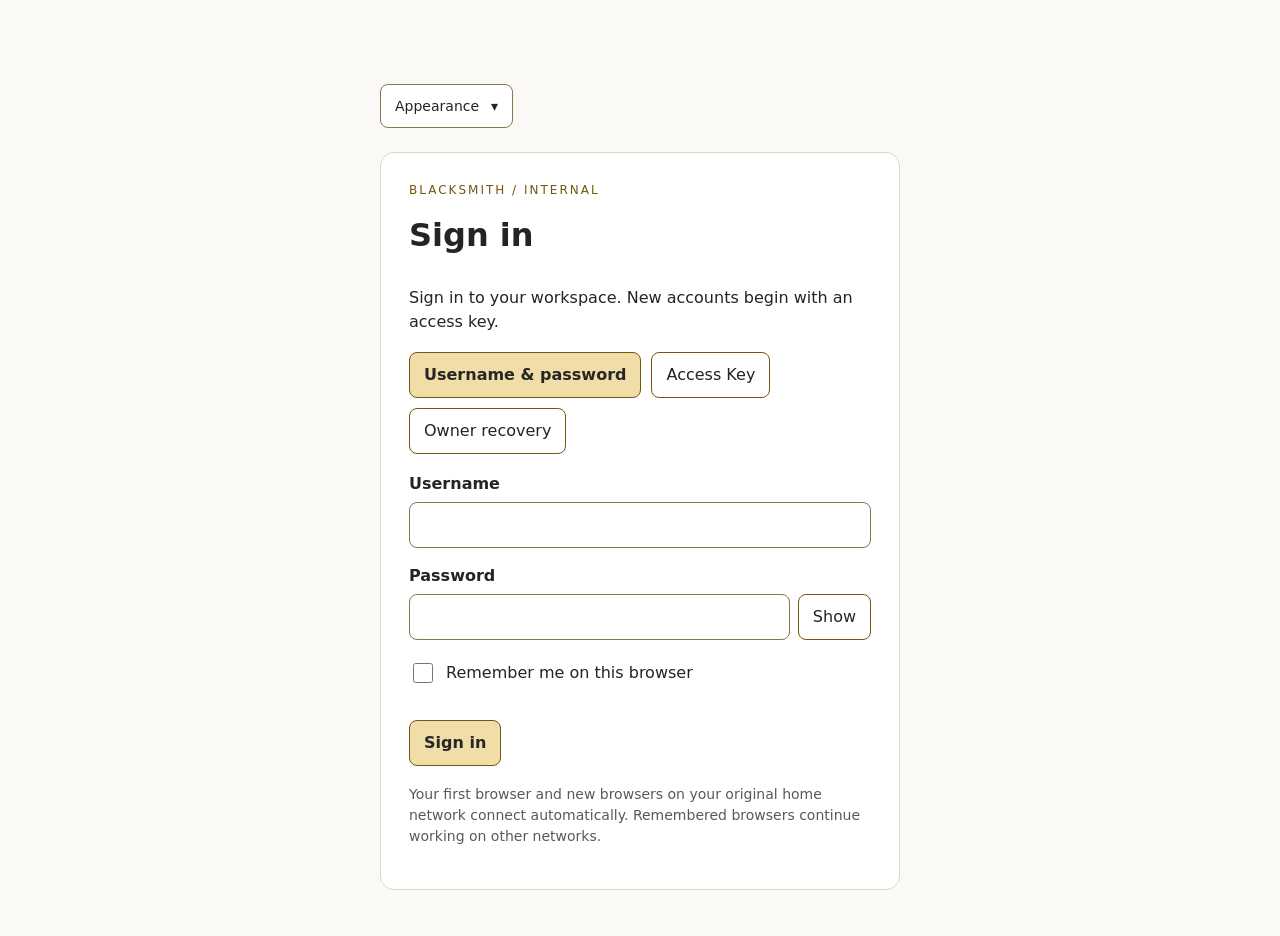
<file: index.html>
<!DOCTYPE html>
<html lang="en" class="auth-locked">

<head><meta http-equiv="Content-Security-Policy" content="default-src 'self'; script-src 'self' 'sha256-GT0b6VkkHY/11A3bZ7lKEtkcFUOqmABorzb4zmjV9dY=' 'sha256-LPEEP/t2sSs2M1r3bkyEBiQQekMo2VkSdrpaLbHa7Yo=' 'sha256-tspT7QbGYaVEEzUjbekI1N1UlZKaS/6hjhzouCRPFmg=' 'sha256-8xxXphzpL88DVJ/K/BjVu/ovzFJoAFIoOfRo5y9J0lE=' 'sha256-W0NNZ2zBk9JkVLlk3Ja0hVq4QHb1jiv3i2oAO++laGw=' 'sha256-syZKceToaEhmumJ9A8k6wbAqfuVRDNvze3P9ndmW3Z8=' 'sha256-pbJuoEMPZFyauxq18xthpg806wqMmYhali4AM5chsVc=' 'sha256-hAjopJefXjJQnyBcIvZ8IiaiYMEsmSzZBpXHti7HOLQ=' 'sha256-iz8kqLOiCh7jJs80aVD8NuFpdaJ8dik4lh/phfMzAIw=' 'sha256-KiPKGKqEYLA+6m3jF3NvgbWBh7gUp+8ubrfNDVIU7Es=' 'sha256-w7nEVI9bJL9f+9mYnjtGaHVeB3VXPRPfGelVnPF/y7A='; script-src-attr 'none'; style-src 'self' 'unsafe-inline'; img-src 'self' blob: data:; connect-src 'self' https://blacksmith-sync.h255y626rp.workers.dev; font-src 'self' data:; object-src 'none'; base-uri 'none'; form-action 'self'; frame-src 'none'"><meta name="referrer" content="no-referrer"><script src="theme.js?v=20261026-site"></script>
<style>html.auth-locked body{visibility:hidden!important}</style><script src="auth-client.js?v=20261026-public"></script><script src="auth-gate.js?v=20261026"></script>
<link rel="icon" type="image/svg+xml" href="favicon.svg?v=forge-20261017">
  <meta charset="utf-8">
  <title>Owner page · Blacksmith</title>
  <meta name="viewport" content="width=device-width, initial-scale=1">


  <style>
:root{color-scheme:light;--bg:#faf9f6;--panel:#ffffff;--line:#ddd8ce;--muted:#595959;--text:#242424;--accent:#745610}
*{box-sizing:border-box}body{margin:0;background:var(--bg);color:var(--text);font:15px/1.55 -apple-system,BlinkMacSystemFont,"Segoe UI",sans-serif;padding:32px clamp(16px,4vw,64px);max-width:1600px;margin:auto}h1,h2,h3,p{margin:0}h1{font-size:clamp(28px,3vw,40px);font-weight:600;letter-spacing:-1.2px}h2{font-size:20px;font-weight:600}h3{font-size:16px;font-weight:600}button,input,select{font:inherit}button,select{cursor:pointer}button:focus-visible,input:focus-visible,select:focus-visible,summary:focus-visible{outline:2px solid var(--accent);outline-offset:3px}button:disabled{opacity:.45;cursor:not-allowed}[hidden]{display:none!important}.masthead{display:flex;justify-content:space-between;align-items:center;gap:20px;margin-bottom:32px;padding-bottom:24px;border-bottom:1px solid var(--line)}.eyebrow{text-transform:uppercase;letter-spacing:2px;font-size:11px;color:var(--accent);margin-bottom:8px}.subtitle{color:var(--muted);margin-top:8px}.mode-tag{border:1px solid var(--line);padding:8px 14px;border-radius:30px;color:var(--muted);white-space:nowrap;font-size:12px}.workspace{display:grid;grid-template-columns:minmax(0,1fr) 350px;gap:28px;align-items:start}.catalog{min-width:0}.catalog-toolbar{display:flex;gap:12px;margin-bottom:18px}.catalog-toolbar input{flex:1;min-width:0}.form-control,.form-select{background:#ffffff;color:var(--text);border:1px solid #87764e;border-radius:8px;padding:9px 12px;min-height:40px;max-width:100%}.form-select{padding-right:26px}.form-label{font-size:12px;color:var(--muted);display:block;margin-bottom:6px}.catalog-tabs{display:flex;flex-wrap:wrap;gap:8px;margin-bottom:24px}.catalog-tab{background:transparent;color:var(--muted);border:1px solid var(--line);border-radius:24px;padding:8px 13px;font-size:13px}.catalog-tab[aria-pressed=true]{background:var(--accent);border-color:var(--accent);color:#ffffff}.catalog-panel{border:1px solid var(--line);border-radius:12px;overflow:hidden;margin-bottom:16px;background:var(--panel)}.catalog-panel>h2{padding:20px 20px 4px}.catalog-panel>p{padding:0 20px 14px;font-size:12px;color:var(--muted)}.table{width:100%;border-collapse:collapse;margin:0}.table th{text-align:left;font-weight:500;color:var(--muted);font-size:11px;text-transform:uppercase;letter-spacing:1px;padding:14px 20px;border-bottom:1px solid var(--line)}.table td{padding:13px 20px;border-bottom:1px solid #e9e6df;vertical-align:middle}.table tr:last-child td{border-bottom:0}.table td:last-child,.table th:last-child{width:92px}.table .form-select{width:72px;padding:6px 10px;min-height:36px}.table tr.selected td{background:#f4eedf}.category-row td{font-size:11px;text-transform:uppercase;letter-spacing:1px;color:var(--accent);background:#f7f3e8;padding-top:16px;padding-bottom:9px}.stat{display:block;color:var(--muted);font-size:12px;margin-top:3px}.item-alternative{display:block;color:var(--accent);font-size:12px}.order-panel{position:sticky;top:24px;border:1px solid var(--line);border-radius:12px;padding:22px;background:var(--panel);max-height:calc(100vh - 48px);overflow:auto}.order-heading{display:flex;justify-content:space-between;align-items:center;padding-bottom:18px;border-bottom:1px solid var(--line)}.order-count{font-size:12px;color:var(--muted)}.basket{padding:16px 0;border-bottom:1px solid var(--line);margin-bottom:18px}.basket-row{display:flex;justify-content:space-between;gap:12px;font-size:13px;padding:4px 0}.empty-basket{color:var(--muted);font-size:13px}.output,.order-panel>.mb-3,.order-panel>.row{margin-top:18px}.order-panel h2,.order-panel h3{font-size:14px;margin-bottom:12px}.payment-controls .row{display:grid;grid-template-columns:1fr;gap:12px}.payment-note,.note,.important{font-size:11px;color:var(--muted);margin-top:8px}.payment-error{color:#a12218}.row{display:flex;flex-wrap:wrap;gap:12px}.col-auto{flex:1;min-width:100px}.btn{border:0;border-radius:8px;padding:9px 14px;min-height:40px;font-size:13px;background:#f1eee6;color:var(--text)}.btn-primary{background:var(--accent);color:#ffffff;font-weight:600}.btn-secondary{background:transparent;border:1px solid #87764e;color:var(--text)}.btn-warning{background:var(--accent);color:#ffffff}.order-panel .btn{margin-top:8px}.order-panel .btn-primary{width:100%}.order-panel [style*="margin-top:32px"]{margin-top:0!important;flex-basis:100%}.order-panel [id^=copyMsg]{font-size:12px}pre{font:12px/1.65 ui-monospace,SFMono-Regular,Menlo,monospace;white-space:pre-wrap;overflow-wrap:anywhere;color:#333333;margin:12px 0;max-height:380px;overflow:auto}.message-details{margin-top:18px;border-top:1px solid var(--line);padding-top:16px}.message-details summary,.internal-tools summary{cursor:pointer;font-size:13px;color:var(--text)}.internal-tools{margin-top:28px;border:1px solid var(--line);border-radius:12px;padding:20px;background:var(--panel)}.internal-tools .output{padding:16px 0;border-bottom:1px solid var(--line)}.internal-tools .output:last-child{border-bottom:0}.internal-tools h3{margin-bottom:12px}.empty-results{color:var(--muted);padding:24px;border:1px dashed var(--line);border-radius:12px}.selected-filter{white-space:nowrap}.selected-filter[aria-pressed=true]{color:var(--accent);border-color:var(--accent)}.payment-controls pre{font-family:inherit;font-size:12px;padding:12px;border-radius:8px;background:#f7f3e8}.order-panel .form-select{width:100%;max-width:100%!important}.mb-2{margin-bottom:12px}.internal-tools .form-control{width:100%}
@media(max-width:1000px){.workspace{grid-template-columns:minmax(0,1fr) 310px;gap:18px}body{padding:24px}.table td,.table th{padding-left:14px;padding-right:14px}}
@media(max-width:760px){body{padding:20px 14px}.masthead{margin-bottom:22px;align-items:flex-start}.mode-tag{display:none}.workspace{grid-template-columns:1fr}.order-panel{position:static;max-height:none;order:2}.catalog-toolbar{flex-wrap:wrap}.catalog-toolbar input{flex-basis:100%}.catalog-tabs{gap:6px}.catalog-tab{font-size:12px;padding:7px 11px}.table td{font-size:13px}.table td:last-child{width:75px}.table .form-select{width:62px}.catalog-panel>h2{font-size:18px}.subtitle{font-size:13px}.order-panel{padding:18px}}

.order-jump{display:none;text-decoration:none}@media(max-width:760px){.order-jump{display:inline-block}}

input::placeholder{color:#595959;opacity:1}a:focus-visible{outline:2px solid var(--accent);outline-offset:3px}.message-visible{margin-top:18px;border-top:1px solid var(--line);padding-top:16px}.message-visible pre{max-height:none}.order-cost{color:var(--accent);font-size:18px;font-weight:600;margin-top:12px}.skip-link{position:absolute;left:16px;top:-100px;background:var(--accent);color:#000;padding:10px;z-index:10}.skip-link:focus{top:12px}.catalog-tab,.btn,.form-select{min-height:44px}.table .form-select{min-height:44px}

.catalog-tab{border-color:#87764e}.btn-primary,.btn-warning,.catalog-tab[aria-pressed=true]{background:#f1dda7;color:#242424;border:1px solid #87764e}.skip-link{background:#745610;color:#fff}.mode-tag{border-color:#ddd8ce}.order-cost{color:#745610}

.table td:last-child,.table th:last-child{width:152px}.quantity-control{display:grid;grid-template-columns:36px 48px 36px;gap:4px;align-items:center}.quantity-control button{height:44px;min-height:44px;padding:0;background:#f1dda7;color:#242424;border:1px solid #87764e;border-radius:7px;font-size:22px;line-height:1}.quantity-control button:disabled{opacity:.45}.quantity-input{width:48px;height:44px;border:1px solid #87764e;border-radius:7px;background:#fff;color:#242424;text-align:center;padding:0;font-size:14px;appearance:textfield;-moz-appearance:textfield}.quantity-input::-webkit-inner-spin-button,.quantity-input::-webkit-outer-spin-button{-webkit-appearance:none;margin:0}@media(max-width:760px){.table td:last-child,.table th:last-child{width:138px}.table td{padding-left:10px;padding-right:10px}}

/* Keep dropdown arrows clear of the border and option text. */
select.form-select{
  appearance:none;-webkit-appearance:none;
  padding-right:42px;
  background-image:url("data:image/svg+xml,%3Csvg xmlns='http://www.w3.org/2000/svg' width='16' height='16' viewBox='0 0 16 16'%3E%3Cpath d='M3 6l5 5 5-5' fill='none' stroke='%23595959' stroke-width='1.7' stroke-linecap='round' stroke-linejoin='round'/%3E%3C/svg%3E");
  background-repeat:no-repeat;background-position:right 14px center;background-size:16px 16px;
}
:root[data-theme=dark] select.form-select{
  background-image:url("data:image/svg+xml,%3Csvg xmlns='http://www.w3.org/2000/svg' width='16' height='16' viewBox='0 0 16 16'%3E%3Cpath d='M3 6l5 5 5-5' fill='none' stroke='%23c7c7c7' stroke-width='1.7' stroke-linecap='round' stroke-linejoin='round'/%3E%3C/svg%3E");
}
@media(forced-colors:active){select.form-select{appearance:auto;background-image:none}}
textarea.form-control{font:inherit;resize:vertical}textarea:focus-visible{outline:2px solid var(--accent);outline-offset:3px}
.remaining-item{display:grid;grid-template-columns:minmax(0,1fr) 90px auto;align-items:center;gap:12px;padding:12px 0;border-bottom:1px solid var(--line)}@media(max-width:600px){.remaining-item{grid-template-columns:1fr 80px}.remaining-item span{grid-column:1/-1}}
.masthead{flex-wrap:wrap}.internal-page-nav{display:flex;gap:10px;flex-wrap:wrap}.internal-page-nav a{text-decoration:none}
.pasted-item-actions{display:inline-flex;gap:8px;flex-wrap:wrap;margin-left:8px}
.inventory-grid{display:grid;grid-template-columns:repeat(auto-fit,minmax(230px,1fr));gap:16px;margin-top:20px}.inventory-material{display:flex;flex-direction:column;gap:6px}.inventory-material span{font-size:13px}
.inventory-material{border:1px solid var(--line);border-radius:10px;padding:16px;gap:12px}.inventory-material h3{margin:0;font-size:15px}.inventory-material label{display:flex;flex-direction:column;gap:6px;font-size:12px}.dedi-counter{display:grid;grid-template-columns:44px minmax(40px,1fr) 44px;align-items:center;gap:8px}.dedi-counter output{text-align:center;font-variant-numeric:tabular-nums}.dedi-counter button{font-size:22px;padding:0}
.restock-low{border-color:var(--accent);background:var(--panel)}.restock-low .restock-state{color:var(--accent)}.inventory-material .check{flex-direction:row;margin:0}
.restock-low{border:2px solid #b83224;background:#fff0ed;box-shadow:inset 5px 0 0 #b83224}.restock-low h3,.restock-low .restock-state{color:#991f16}.restock-low .restock-state{background:#b83224;color:#fff;padding:6px 10px;border-radius:6px;align-self:flex-start}.restock-low .note{color:#71352d}:root[data-theme=dark] .restock-low{background:#351a18;border-color:#ff8c7e;box-shadow:inset 5px 0 0 #ff8c7e}:root[data-theme=dark] .restock-low h3,:root[data-theme=dark] .restock-low .note{color:#ffc4bc}:root[data-theme=dark] .restock-low .restock-state{background:#ff8c7e;color:#29100d}
.ready-order-card pre{max-height:none;overflow:visible}.ready-order-card{border:1px solid var(--line);border-radius:12px;padding:20px;margin-top:18px}.internal-tools .output.ready-order-card{padding:20px 24px;min-width:0;overflow-wrap:anywhere}.ready-order-card.order-processing{background:#e9f7ed;border:2px solid #248044;box-shadow:inset 5px 0 0 #248044}.ready-order-card.order-complete{background:#eaf3ff;border:2px solid #2166b1;box-shadow:inset 5px 0 0 #2166b1}.order-work-state{font-weight:600;margin:10px 0}.order-processing .order-work-state{color:#16632f}.order-complete .order-work-state{color:#174f8a}.pending-room-note{font-weight:600;color:var(--accent);margin:12px 0}:root[data-theme=dark] .ready-order-card.order-processing{background:#142e1f;border-color:#72ce90}:root[data-theme=dark] .ready-order-card.order-complete{background:#162a43;border-color:#80baff}:root[data-theme=dark] .order-processing .order-work-state{color:#96e6af}:root[data-theme=dark] .order-complete .order-work-state{color:#a4ccff}

.action-feedback{position:fixed;right:24px;bottom:24px;z-index:1000;display:flex;align-items:center;gap:18px;max-width:min(440px,calc(100vw - 32px));padding:14px 18px;border-radius:12px;background:#175f36;color:#fff;box-shadow:0 6px 24px #0003;font-weight:600}.action-feedback[data-kind=error]{background:#932a23}.action-feedback button{background:transparent;border:1px solid #ffffff88;border-radius:6px;color:inherit;padding:4px 9px;cursor:pointer}.action-feedback[hidden]{display:none}.copy-confirmed{box-shadow:0 0 0 2px #248044}

.ready-order-card.order-f2f{border-left:6px solid #8746b2}.ready-order-card.order-f2f:not(.order-processing):not(.order-complete){background:#f7effd}.f2f-badge{display:inline-block;background:#eee0f7;color:#61278a;border:1px solid #ba91d5;border-radius:20px;padding:3px 10px;margin:8px 0;font-size:12px;font-weight:600}:root[data-theme=dark] .ready-order-card.order-f2f{border-left-color:#c395e8}:root[data-theme=dark] .ready-order-card.order-f2f:not(.order-processing):not(.order-complete){background:#2d1e3a}:root[data-theme=dark] .f2f-badge{background:#422955;color:#eed8ff;border-color:#aa7bce}

#previewResults pre{max-height:none}#costPreviewPanel .form-control,#costPreviewPanel .form-select{width:100%;margin-bottom:12px}#costPreviewPanel .btn{margin:8px 0}#costPreviewPanel details{margin:18px 0}.preview-item{align-items:center;justify-content:space-between;margin:8px 0}

#orderSearch{width:100%;margin:10px 0 18px}.ready-order-card textarea{width:100%;margin:8px 0}.availability-table{overflow-x:auto;margin:12px 0}.material-short td{background:#fff0ed;color:#932a23}.history-card{padding:18px 0;border-bottom:1px solid var(--line)}.history-card pre{max-height:none}.inventory-material details{margin-top:12px}.inventory-material details label{display:block;margin-top:10px}.inventory-material details .btn{margin:8px 5px 0 0}

.cloud-state-badge{display:inline-block;border:1px solid #87764e;border-radius:22px;padding:8px 12px;font-size:12px;text-decoration:none;color:var(--text);background:var(--panel)}.cloud-state-badge[data-state=saved]{color:#175f36;border-color:#248044}.cloud-state-badge[data-state=attention]{color:#932a23;border-color:#932a23}:root[data-theme=dark] .cloud-state-badge[data-state=saved]{color:#96e6af}:root[data-theme=dark] .cloud-state-badge[data-state=attention]{color:#ffbdb5}

.delete-order{color:#a12218;border-color:#a12218}:root[data-theme=dark] .delete-order{color:#ffbdb5;border-color:#d66}

#materialAnalyticsPanel h3{margin:20px 0 10px}#materialAnalyticsPanel .row{align-items:end;margin:12px 0}#materialAnalyticsPanel details{margin-top:24px}#usageTable .table td:last-child{width:auto}#usageOlder .btn{margin-left:10px}

#costPreviewPanel .preview-paste{margin:22px 0;padding-top:18px;border-top:1px solid var(--line)}#costPreviewPanel .output{margin-bottom:20px}
</style>
<style>
/* Accessibility: flexible text, high-contrast keyboard focus, and hidden announcements. */
.a11y-status{position:absolute;width:1px;height:1px;padding:0;margin:-1px;overflow:hidden;clip-path:inset(50%);white-space:nowrap;border:0}
:where(a,button,input,select,textarea,summary,[tabindex]):focus-visible{outline:3px solid #745610;outline-offset:3px}
:root[data-theme=dark] :where(a,button,input,select,textarea,summary,[tabindex]):focus-visible{outline-color:#f1d78c}
.workspace>*,.row>*,.catalog,.catalog-panel,.ready-order-card,.inventory-material,.summary>*{min-width:0}
button,.btn,.catalog-tab,.cloud-state-badge{white-space:normal;overflow-wrap:anywhere;max-width:100%;height:auto}
pre,h1,h2,h3,p,label{overflow-wrap:anywhere}
.order-undo{padding:12px;border:1px solid #87764e;border-radius:8px}
.skip-link{position:absolute;top:-200px;left:12px;padding:12px;z-index:100;background:#745610;color:#fff}.skip-link:focus{top:12px}
@media(forced-colors:active){:where(a,button,input,select,textarea,summary,[tabindex]):focus-visible{outline:3px solid Highlight}.ready-order-card,.inventory-material{border:2px solid CanvasText}}
</style>
<style>.courier-details{border:1px solid #87764e;border-radius:8px;margin:20px 0;padding:16px;min-width:0}.courier-details legend{font-weight:600;padding:0 6px}.courier-details label{display:block;margin:12px 0}.courier-access .form-control{max-width:100%}.order-finish-actions{display:flex;flex-wrap:wrap;align-items:center;gap:20px 36px;margin-top:24px;padding-top:18px;border-top:1px solid var(--line)}
</style>
<script src="delivery-confirmation.js?v=20261020"></script><script src="delivery-status.js?v=20261020-instructions"></script><script src="buyer-pickup.js?v=20261103"></script><script src="order-management.js?v=20261109-order-close"></script><script src="order-crafting-checklist.js?v=20261111-complete-check"></script><link rel="stylesheet" href="processing-packing.css?v=20261030-combined"><script src="processing-packing.js?v=20261107-correlation2"></script><script src="order-packing.js?v=20261111-packed-last"></script><script src="courier-financials.js?v=20261019-amounts"></script><script src="courier-attachments.js?v=20261019-images"></script><style>.courier-drop-zone{border:2px dashed #87764e;border-radius:8px;padding:18px;margin:10px 0;overflow-wrap:anywhere}.courier-drop-zone.drag-active{background:#f1dda7;border-style:solid}.courier-image-list{display:grid;grid-template-columns:repeat(auto-fit,minmax(min(240px,100%),1fr));gap:16px}.courier-image-list figure{margin:10px 0;min-width:0}.courier-image-list img{display:block;max-width:100%;max-height:300px;object-fit:contain;margin-bottom:8px}.courier-image-list a{display:block;margin-top:8px;color:#745610}</style><style>.inventory-payment-settings{border:0;border-top:1px solid var(--line);padding:16px 0 0;margin:18px 0 0;min-width:0}.inventory-payment-settings legend{font-size:13px;font-weight:600;padding:0 6px 0 0}.inventory-payment-settings label{display:block;margin:10px 0}.inventory-payment-settings .check{display:flex;gap:8px;align-items:center}.inventory-payment-settings input[type=checkbox]{width:18px;height:18px;flex-shrink:0}.inventory-payment-settings .note{margin-top:12px}</style><style>
.packing-checklist{margin:22px 0;padding:18px;border:1px solid var(--line);border-radius:10px}.packing-progress{font-weight:650;color:#175f36;margin:8px 0 16px}.packing-row{display:flex;align-items:center;justify-content:space-between;gap:16px;padding:10px 0;border-top:1px solid var(--line)}.packing-item{display:flex;align-items:center;gap:10px;min-width:0;flex:1}.packing-item input{width:20px;height:20px;flex-shrink:0}.packing-count{display:flex;align-items:center;gap:6px;flex-shrink:0;font-size:12px}.packing-count input{width:76px!important;min-height:44px}.packing-done .packing-item span{color:#175f36}.packing-checklist h3{margin-bottom:8px}.blueprint-search{display:flex;flex-wrap:wrap;gap:16px;margin:18px 0}.blueprint-search label{flex:1;min-width:min(220px,100%)}.blueprint-search input,.blueprint-search select{display:block;width:100%;margin-top:6px}.blueprint-grid{display:grid;grid-template-columns:repeat(auto-fit,minmax(min(290px,100%),1fr));gap:16px}.blueprint-card{padding:20px;border:1px solid var(--line);border-radius:12px;background:var(--panel);min-width:0}.blueprint-category{margin:24px 0}.blueprint-category>h3{margin:0 0 16px}.blueprint-card h4{margin:0 0 6px;font-size:1.17em}.blueprint-recipe{margin-top:16px}.blueprint-recipe summary{padding:10px 0;min-height:44px}.blueprint-materials{display:grid;grid-template-columns:minmax(0,1fr) auto;gap:8px 16px;margin:12px 0 0}.blueprint-materials dt,.blueprint-materials dd{margin:0;font-size:13px;overflow-wrap:anywhere}.blueprint-materials dd{font-variant-numeric:tabular-nums;font-weight:600}:root[data-theme=dark] .packing-progress,:root[data-theme=dark] .packing-done .packing-item span{color:#96e6af}@media(max-width:600px){.packing-row{flex-wrap:wrap}.packing-item{flex-basis:100%}.packing-count{margin-left:30px}.packing-checklist{padding:14px}}
</style><style>.order-work-state.awaiting-instructions{display:inline-block;background:#f1dda7;color:#59400b;border:1px solid #b79b5d;border-radius:8px;padding:10px 14px}:root[data-theme=dark] .order-work-state.awaiting-instructions{background:#f5d995;color:#473000;border-color:#f5d995}</style><style>
.ready-order-card{padding:24px!important}.order-card-header{display:flex;justify-content:space-between;align-items:flex-start;gap:20px;margin-bottom:20px}.order-card-header h3{margin:0 0 10px;overflow-wrap:anywhere}.order-card-header .note{margin:5px 0}.order-card-header .order-work-state{margin:0;padding:8px 12px;border:1px solid currentColor;border-radius:8px;font-size:13px;max-width:300px;flex-shrink:0}.order-card-section{border:0;border-top:1px solid var(--line);margin:20px 0 0;padding:18px 0 0;min-width:0}.order-card-section h4{font-size:15px;margin:0 0 14px}.order-card-section>summary,.order-image-options>summary{font-weight:600;cursor:pointer;min-height:44px;align-content:center}.order-workflow .row{display:flex;flex-wrap:wrap;gap:12px 24px}.ready-order-card .check{display:inline-flex;align-items:center;gap:8px;margin:8px 16px 8px 0;min-height:36px}.ready-order-card input[type=checkbox]{flex-shrink:0;margin:0}.order-instructions-label textarea{margin-top:8px;min-height:112px}.order-image-options{margin-top:12px}.order-delivery-note{margin-top:16px!important}.order-packing-options .packing-toggle{margin:0!important}.order-location-fields{display:grid!important;grid-template-columns:minmax(100px,1fr) minmax(100px,1fr) minmax(140px,1fr) auto;gap:16px;align-items:end}.order-location-fields .col-auto{width:auto;min-width:0}.order-location-fields input{margin-top:8px}.order-message-preview pre{margin:12px 0}.order-copy-message{margin-top:16px}.order-finish-actions{border-top:1px solid var(--line);padding-top:20px;margin-top:24px!important}@media(max-width:700px){.ready-order-card{padding:18px!important}.order-card-header{flex-direction:column;gap:12px}.order-card-header .order-work-state{max-width:100%}.order-location-fields{grid-template-columns:1fr 1fr}.order-location-fields button{width:100%}.order-workflow .row{flex-direction:column;gap:2px}.order-finish-actions{flex-wrap:wrap}}
</style>
<style>.delivery-confirmation{border-top:1px solid var(--line,#87764e);margin-top:20px;padding-top:16px;min-width:0}.delivery-confirmation summary{cursor:pointer;font-weight:600;min-height:44px;align-content:center}.confirmation-drop{padding:18px;border:2px dashed #87764e;border-radius:8px;margin:12px 0;overflow-wrap:anywhere}.confirmation-drop.drag-active{background:#f1dda7;color:#222}.confirmation-gallery{display:grid;grid-template-columns:repeat(auto-fit,minmax(min(240px,100%),1fr));gap:16px}.confirmation-gallery figure{min-width:0;margin:12px 0}.confirmation-gallery img{display:block;width:100%;max-height:320px;object-fit:contain}.confirmation-gallery figcaption{overflow-wrap:anywhere;margin:8px 0}.confirmation-gallery a{display:block;padding:10px 0}</style><style>.order-crafting-items h3{margin:0 0 10px;font-size:17px}.crafting-item-row{display:flex;align-items:center;gap:12px;min-height:48px;padding:12px 0;border-top:1px solid var(--line);overflow-wrap:anywhere}.crafting-item-row input{width:20px;height:20px;flex-shrink:0}.crafting-item-done span{text-decoration:line-through;color:var(--muted,#595959)}.order-crafting-view .order-finish-actions>.btn-primary{display:none}</style><style>.order-management-actions{display:flex;flex-wrap:wrap;gap:12px;margin:12px 0 18px}.order-management-dialog{width:min(760px,calc(100% - 32px));max-height:90dvh;overflow:auto;border:1px solid var(--line);border-radius:16px;padding:24px;background:var(--panel);color:var(--text)}.order-management-dialog::backdrop{background:#0008}.order-management-dialog h2{margin:0 0 20px}.order-dialog-header{display:flex;align-items:center;justify-content:space-between;gap:12px;position:sticky;top:0;z-index:1;background:var(--panel);margin-bottom:16px}.order-management-dialog .order-dialog-header h2{margin:0}.order-dialog-close{min-width:44px;min-height:44px;font-size:1.35rem;line-height:1}.order-management-dialog label{display:block;margin:14px 0}.order-management-dialog label>span{display:block;margin-bottom:8px}.order-management-dialog input:not([type=checkbox]),.order-management-dialog select,.order-management-dialog textarea{display:block;width:100%;max-width:100%}.order-management-dialog .check{display:flex;align-items:center;gap:12px;min-height:44px}.order-management-dialog .check>span{margin:0}.order-management-dialog input[type=checkbox]{width:20px;height:20px;flex-shrink:0}.order-management-dialog [hidden]{display:none!important}.order-edit-location{display:grid;grid-template-columns:1fr 1fr;gap:16px}.order-edit-actions{display:flex;justify-content:flex-end;flex-wrap:wrap;gap:14px;border-top:1px solid var(--line);padding-top:18px;margin-top:20px}.order-edit-error{color:#a3211a}.order-combine-preview{white-space:pre-wrap;overflow-wrap:anywhere;border:1px solid var(--line);border-radius:8px;padding:16px}:root[data-theme=dark] .order-edit-error{color:#ffb6b0}@media(max-width:500px){.order-management-dialog{padding:18px}.order-edit-location{grid-template-columns:1fr}}
</style><style>.owner-masthead{display:grid;grid-template-columns:minmax(0,1fr) auto;align-items:start}.owner-masthead>.internal-page-nav{grid-column:1 / -1}.owner-masthead>.cloud-state-badge{justify-self:end;align-self:start;margin-top:20px;max-width:170px}@media(max-width:600px){.owner-masthead>.cloud-state-badge{margin-top:0;max-width:135px}}</style><script src="profile-confirmation.js?v=20261026-brief" defer></script><link rel="stylesheet" href="theme.css?v=20261026-site"><link rel="stylesheet" href="site-navigation.css?v=20261026"><script src="site-navigation.js?v=20261102-hover" defer></script><style>.shop-item-recipe{margin-top:8px;font-size:14px;font-weight:400}.shop-item-recipe summary{cursor:pointer;min-height:44px;align-content:center;color:var(--muted,#595959);width:fit-content}.shop-item-recipe ul{padding-left:20px;margin:4px 0 12px}.shop-item-recipe li{margin:4px 0}:root[data-theme=dark] .shop-item-recipe summary{color:#c7c7c7}</style><script src="tab-navigation.js?v=20261026"></script><style>.waiting-location-summary{margin-top:10px;font-size:14px;overflow-wrap:anywhere}.waiting-order-toggle{flex-shrink:0}.waiting-order-minimized .order-card-header{border-bottom:0;padding-bottom:0}@media(max-width:760px){.ready-order-card .order-card-header:has(.waiting-order-toggle){flex-wrap:wrap}.waiting-order-toggle{min-height:44px}}</style><style>.ready-order-card.order-f2f.order-complete{border-left-color:#8746b2}:root[data-theme=dark] .ready-order-card.order-f2f.order-complete{border-left-color:#c395e8}.ready-order-card.order-f2f.order-complete.order-paid-pickup{border-color:#248044;border-left-color:#8746b2;box-shadow:inset 5px 0 0 #248044}:root[data-theme=dark] .ready-order-card.order-f2f.order-complete.order-paid-pickup{border-color:#72ce90;border-left-color:#c395e8;box-shadow:inset 5px 0 0 #72ce90}</style><style>
:root[data-theme=light] .ready-order-card.order-f2f.order-complete{background:#f2f5f8;border:2px solid #4f6d8a;box-shadow:inset 5px 0 0 #4f6d8a}:root[data-theme=light] .ready-order-card.order-f2f.order-complete .order-work-state{color:#405c77;background:#e7edf3}:root[data-theme=light] .ready-order-card.order-f2f.order-complete.order-paid-pickup{background:#f2f6f0;border-color:#5f7d61;box-shadow:inset 5px 0 0 #5f7d61}:root[data-theme=light] .ready-order-card.order-f2f.order-complete.order-paid-pickup .order-work-state{color:#426044;background:#e6eee3}:root[data-theme=light] .f2f-badge{background:#f1ede4;color:#655735;border-color:#b89b5e}.ready-order-card .order-finish-actions .btn-primary{background:#e8d9b8;border-color:#b89b5e}.order-card-header .order-work-state{font-size:14px}

:root[data-theme=dark] .ready-order-card.order-f2f.order-complete{background:#202b36;border:2px solid #91a9c1;box-shadow:inset 5px 0 0 #91a9c1}:root[data-theme=dark] .ready-order-card.order-f2f.order-complete .order-work-state{color:#c3d3e4;background:#293c4d}:root[data-theme=dark] .ready-order-card.order-f2f.order-complete.order-paid-pickup{background:#253127;border-color:#91ad8e;box-shadow:inset 5px 0 0 #91ad8e}:root[data-theme=dark] .ready-order-card.order-f2f.order-complete.order-paid-pickup .order-work-state{color:#c5ddbf;background:#304333}:root[data-theme=dark] .f2f-badge{background:#393326;color:#e7d5ae;border-color:#b89b5e}
.ready-order-card.order-f2f:not(.order-complete):not(.order-processing){background:var(--panel);border-left-color:#b89b5e}.ready-order-card.order-f2f.order-processing{border-left-color:#b89b5e}:root[data-theme=dark] .ready-order-card.order-f2f:not(.order-complete):not(.order-processing){background:var(--panel);border-left-color:#b89b5e}:root[data-theme=dark] .ready-order-card.order-f2f.order-processing{border-left-color:#b89b5e}
</style><style>
:root[data-theme=light] .ready-order-card.order-f2f.order-complete{border-color:#315f91;box-shadow:inset 5px 0 0 #315f91}:root[data-theme=light] .ready-order-card.order-f2f.order-complete .order-work-state{background:#315f91;border-color:#315f91;color:#fff}:root[data-theme=light] .ready-order-card.order-f2f.order-complete.order-paid-pickup{border-color:#347849;box-shadow:inset 5px 0 0 #347849}:root[data-theme=light] .ready-order-card.order-f2f.order-complete.order-paid-pickup .order-work-state{background:#347849;border-color:#347849;color:#fff}
:root[data-theme=dark] .ready-order-card.order-f2f.order-complete{border-color:#5890ca;box-shadow:inset 5px 0 0 #5890ca}:root[data-theme=dark] .ready-order-card.order-f2f.order-complete .order-work-state{background:#315f91;border-color:#5890ca;color:#fff}:root[data-theme=dark] .ready-order-card.order-f2f.order-complete.order-paid-pickup{border-color:#61ad78;box-shadow:inset 5px 0 0 #61ad78}:root[data-theme=dark] .ready-order-card.order-f2f.order-complete.order-paid-pickup .order-work-state{background:#347849;border-color:#61ad78;color:#fff}
</style><script src="order-status.js?v=20261102-f2f"></script><style>#addPastOrder{margin:14px 0}.history-card>.btn{margin:10px 10px 0 0}.order-management-dialog input[type=checkbox]{width:22px;min-height:22px;margin-right:10px}.order-management-dialog textarea{width:100%;resize:vertical}</style><style>
.ready-order-card.order-processing.order-processing-reinforced{background:#e8f7ee!important;border:2px solid #d62a83!important;border-left:8px solid #218a49!important;box-shadow:inset 4px 0 0 #ed54a1!important}
.awaiting-prepayment-badge{display:table;margin:8px 0 0;padding:6px 12px;border:1px solid #9a640e;border-radius:7px;background:#ffedbf;color:#623b06;font-weight:700}:root[data-theme=dark] .awaiting-prepayment-badge{background:#4a330f;color:#ffe4a0;border-color:#dca54f}.reinforced-order-badge{display:inline-block;padding:6px 12px;border:1px solid #cd267a;border-radius:7px;background:#ffe0ef;color:#85134e;margin-top:8px}
:root[data-theme=dark] .ready-order-card.order-processing.order-processing-reinforced{background:#142e23!important;border-color:#f575b5!important;border-left-color:#55d98a!important;box-shadow:inset 4px 0 0 #f575b5!important}
:root[data-theme=dark] .reinforced-order-badge{background:#54203b;color:#ffd4e9;border-color:#f575b5}
</style>
<style>.crafting-quantity-row{padding:14px 0;border-top:1px solid var(--line)}.crafting-quantity-controls{display:flex;align-items:end;gap:8px;max-width:290px;margin:8px 0}.crafting-quantity-controls label{flex:1;min-width:0;font-size:13px}.crafting-quantity-controls input{width:100%;box-sizing:border-box;text-align:center;margin-top:4px}.crafting-quantity-controls button{min-width:44px;min-height:44px;padding:8px}.crafting-quantity-row .note{margin:8px 0}</style>
<style>.compact-order-summary{font-size:14px;line-height:1.6;margin:8px 0;color:var(--text)}.waiting-order-minimized .order-card-header{margin-bottom:0}</style>
<link rel="stylesheet" href="operations-controls.css?v=20261102"><style>.order-summary-actions{display:flex;flex-wrap:wrap;gap:10px;align-items:center;flex-shrink:0}@media(max-width:760px){.order-summary-actions{flex-shrink:1}}</style>
<style>.order-summary-more{position:relative}.order-summary-more>summary{cursor:pointer;list-style:none;padding:10px 16px;min-height:44px;border:1px solid #87764e;border-radius:9px;background:var(--panel);font-size:14px;font-weight:600}.order-summary-menu{position:absolute;right:0;top:100%;min-width:190px;z-index:20;display:grid;gap:6px;padding:8px;border:1px solid var(--line);border-radius:9px;background:var(--panel);box-shadow:0 8px 24px #0002}.order-summary-menu button{text-align:left}.order-summary-actions{flex-shrink:1}</style>
<link rel="stylesheet" href="accessibility.css?v=20261102-button-hover"><script src="accessibility.js?v=20261102" defer></script>
<script src="order-menu.js?v=20261102-navigation-hover" defer></script>
<style>#costPreviewPanel .preview-block{border:1px solid var(--line);border-radius:10px;padding:20px;margin:20px 0;background:var(--panel)}#costPreviewPanel .preview-block h3{margin:0 0 16px}#costPreviewPanel .preview-block>summary{cursor:pointer;font-size:16px;font-weight:600;min-height:44px;align-content:center}#costPreviewPanel .preview-detail-body{padding-top:18px}#costPreviewPanel .preview-order-row{display:flex;gap:12px;align-items:end;flex-wrap:wrap}#costPreviewPanel .preview-order-row>select{flex:1;min-width:0;width:auto;margin:0}#costPreviewPanel .preview-order-row>label{flex:1;min-width:120px}#costPreviewPanel .preview-order-row .btn{margin:0}#costPreviewPanel .preview-settings{min-width:0}#costPreviewPanel .preview-settings legend{font-weight:600;font-size:15px;padding:0 8px}#costPreviewPanel .preview-settings .check{display:inline-flex;align-items:center;gap:8px;margin:4px 24px 4px 0}#costPreviewPanel .preview-actions{display:flex;flex-wrap:wrap;gap:10px}#costPreviewPanel .preview-actions .btn{margin:0}#costPreviewPanel .preview-block .note{font-size:13px;line-height:1.6}#costPreviewPanel .preview-block .form-control{box-sizing:border-box}#costPreviewPanel .preview-detail-body h3:not(:first-child){margin-top:24px}@media(max-width:600px){#costPreviewPanel .preview-block{padding:16px}#costPreviewPanel .preview-order-row>select{flex-basis:100%}}</style>
<script src="order-history-summary.js?v=20261103"></script><style>.order-summary-controls{display:flex;flex-direction:column;gap:10px;align-items:flex-end;min-width:0;max-width:100%}.order-summary-controls .order-f2f-fulfillment{gap:8px 16px}.order-summary-controls .check{margin:0;min-height:44px}.history-order-summary{font-size:14px;line-height:1.6;margin:10px 0;overflow-wrap:anywhere}@media(max-width:760px){.order-summary-controls{align-items:flex-start}}</style>
<link rel="stylesheet" href="history-collapse.css?v=20261103"><script src="history-collapse.js?v=20261107-starfall"></script>
</head>

<body class="container-fluid">

  <h1>Owner page</h1>




  <h2>Regular Saddles</h2>
  <table class="table table-dark table-sm table-zebra">
    <thead>
      <tr>
        <th>Item</th>
        <th>Qty</th>
      </tr>
    </thead>
    <tbody id="regular"></tbody>
  </table>

  <h2>Platform Saddles</h2>
  <table class="table table-dark table-sm table-zebra">
    <thead>
      <tr>
        <th>Item</th>
        <th>Qty</th>
      </tr>
    </thead>
    <tbody id="platform"></tbody>
  </table>

  <h2>Tek Saddles</h2>
  <table class="table table-dark table-sm table-zebra">
    <thead>
      <tr>
        <th>Item</th>
        <th>Qty</th>
      </tr>
    </thead>
    <tbody id="teksaddles"></tbody>
  </table>

  <h2>Equipment</h2>
  <table class="table table-dark table-sm table-zebra">
    <thead>
      <tr>
        <th>Item</th>
        <th>Qty</th>
      </tr>
    </thead>
    <tbody id="tier1"></tbody>
  </table>

  <h2>Tier 2</h2>
  <table class="table table-dark table-sm table-zebra">
    <thead>
      <tr>
        <th>Item</th>
        <th>Qty</th>
      </tr>
    </thead>
    <tbody id="tier2"></tbody>
  </table>

  <h2>Cursed Tier 1</h2>
  <p>(requires: LC Expansion)</p>
  <table class="table table-dark table-sm table-zebra">
    <thead>
      <tr>
        <th>Item</th>
        <th>Qty</th>
      </tr>
    </thead>
    <tbody id="cursed1"></tbody>
  </table>

  <h2>Cursed Tier 2</h2>
  <p>(requires: LC Expansion)</p>
  <table class="table table-dark table-sm table-zebra">
    <thead>
      <tr>
        <th>Item</th>
        <th>Qty</th>
      </tr>
    </thead>
    <tbody id="cursed2"></tbody>
  </table>

  <div class="output">
    <h3>Manual TC / CC Calculator</h3>

    <div class="mb-2">
      <label class="form-label" for="manualMaterials">Enter Materials</label>
      <input type="text" id="manualMaterials" class="form-control form-control-sm"
        placeholder="Example: F: 63, M: 206, H: 159">
    </div>

    <button class="btn btn-sm btn-warning" data-security-action="action0">Calculate</button>

    <pre id="manualResult"></pre>
  </div>

  <div class="output">
    <h3>Material Totals</h3>
    <pre id="materialSummary"></pre>
  </div>

  <div class="output">
    <h3>Internal Order Summary</h3>
    <pre id="orderSummaryInternal"></pre>
    <button class="btn btn-sm btn-primary"
      data-security-action="action1">Copy All</button>
    <span id="copyMsgInternal" style="margin-left:10px;color:#4caf50;display:none;">Copied!</span>
  </div>

  <!-- Tek Split temporarily disabled; remove this comment to restore.
  <div class="output">
    <h3>Tek Split</h3>

    <pre id="tekSplit"></pre>

    <div class="row g-2 align-items-end mt-2">

      <div class="col-auto">
        <label class="form-label mb-0" for="manualTekSplitInput">Manual Tek</label>
        <input type="number" id="manualTekSplitInput" class="form-control form-control-sm" placeholder="Enter Tek">
      </div>

      <div class="col-auto">
        <button class="btn btn-sm btn-warning" data-security-action="action2">
          Split Tek
        </button>
        <button class="btn btn-sm btn-secondary" data-security-action="action3">Reset</button>
      </div>

    </div>
  </div>

  -->

  <div class="row g-2 mb-3 mt-3">

    <div class="col-auto">
      <label class="form-label mb-0" for="roomSelect">Room</label>
      <select id="roomSelect" class="form-select form-select-sm">
        <option value="A">A</option>
        <option value="B">B</option>
      </select>
    </div>

    <div class="col-auto">
      <label class="form-label mb-0" for="vaultSelect">Vault</label>
      <select id="vaultSelect" class="form-select form-select-sm">
        <option>11</option>
        <option>12</option>
        <option>13</option>
        <option>14</option>
        <option>21</option>
        <option>22</option>
        <option>23</option>
        <option>24</option>
      </select>
    </div>

    <div class="col-auto">
      <label class="form-label mb-0" for="f2fSelect">F2F</label>
      <select id="f2fSelect" class="form-select form-select-sm">
        <option value="no">No</option>
        <option value="yes">Yes</option>
      </select>
    </div>

    <div class="col-auto">
      <label class="form-label mb-0" for="deliverySelect">Delivery</label>
      <select id="deliverySelect" class="form-select form-select-sm">
        <option value="no">No</option>
        <option value="yes">Yes</option>
      </select>
    </div>

    <div class="col-auto">
      <label class="form-label mb-0" for="reinforceSelect">Reinforce</label>
      <select id="reinforceSelect" class="form-select form-select-sm">
        <option value="no">No</option>
        <option value="yes">Yes</option>
      </select>
    </div>

    <div class="col-auto" style="margin-top:32px;">
      <button class="btn btn-sm btn-primary" data-payment-copy data-security-action="action4">Copy All</button>
      <span id="copyMsg" style="margin-left:10px;color:#4caf50;display:none;">Copied!</span>
      <button class="btn btn-sm btn-secondary" data-security-action="action5">Reset</button>
    </div>
  </div>

  <div class="output payment-controls">
    <h2>Payment</h2>
    <div class="row g-2">
      <div class="col-12 col-sm-4">
        <label class="form-label" for="paymentMethod">Payment Method</label>
        <select id="paymentMethod" class="form-select form-select-sm">
          <option value="tek">Tek</option>
          <option value="alternative">Resources</option>
          <option value="hexagons">Hexagons</option>
        </select>
      </div>
      <div class="col-12 col-sm-8" id="paymentResourceBox" hidden>
        <label class="form-label" for="paymentResource">Payment Resource</label>
        <select id="paymentResource" class="form-select form-select-sm"></select>
        <p class="payment-note">Pay with one resource. Preferred discounts apply to items only; reinforcement and delivery convert at full rate.</p>
      </div>
    </div>
    <pre id="paymentDetails" aria-live="polite" hidden></pre>
  </div>

  <div class="output">
    <h3>Order Summary</h3>
    <pre id="orderSummary"></pre>
  </div>

  <script src="starfall-discounts.js?v=20261107"></script><script src="pricingEngine.js?v=20261108-base-materials"></script>
  <script src="blacksmith.js?v=20261118-custom-shop"></script>

  <script>
(function setupActionFeedback(){
  let toast,timer;const buttonTimers=new WeakMap();
  window.blacksmithNotify=function(message,kind='success'){
    if(!toast){toast=document.createElement('div');toast.className='action-feedback';toast.hidden=true;toast.setAttribute('role','status');toast.setAttribute('aria-live','polite');toast.setAttribute('aria-atomic','true');const text=document.createElement('span');const dismiss=document.createElement('button');dismiss.type='button';dismiss.textContent='×';dismiss.setAttribute('aria-label','Dismiss notification');dismiss.addEventListener('click',()=>{toast.hidden=true;clearTimeout(timer);});toast.append(text,dismiss);document.body.append(toast);}
    clearTimeout(timer);toast.dataset.kind=kind;toast.firstChild.textContent=message;toast.hidden=false;if(kind!=='error')timer=setTimeout(()=>{if(!toast.contains(document.activeElement))toast.hidden=true;},4500);
  };
  window.blacksmithCopy=async function(text,button,message='Items copied!'){
    if(!text.trim()){window.blacksmithNotify('Nothing to copy yet.','error');return false;}
    try{
      await navigator.clipboard.writeText(text);window.blacksmithNotify(message);
      if(button){const original=button.dataset.copyOriginal||button.textContent;button.dataset.copyOriginal=original;clearTimeout(buttonTimers.get(button));button.textContent='Copied!';button.classList.add('copy-confirmed');buttonTimers.set(button,setTimeout(()=>{button.textContent=original;button.classList.remove('copy-confirmed');delete button.dataset.copyOriginal;},2000));}
      return true;
    }catch(_){window.blacksmithNotify('Copy failed. Select the text and copy it manually.','error');return false;}
  };
  // Surface action results even when the inline status is above the current scroll position.
  const observed=new WeakSet();const watch=()=>{for(const id of ['importOrderStatus','readyOrdersStatus']){const status=document.getElementById(id);if(!status||observed.has(status))continue;observed.add(status);new MutationObserver(()=>{const message=status.textContent.trim();if(message&&!/^(Copied|Copy unavailable)/i.test(message))window.blacksmithNotify(message,/Nothing|Check|could not|cannot|unavailable|No unused|no longer|Paste .*first|No order/i.test(message)?'error':'success');}).observe(status,{childList:true,characterData:true,subtree:true});}};
  new MutationObserver(watch).observe(document.body,{childList:true,subtree:true});watch();
})();
</script>
<script>

    function qtySelect(group, name) {
      return `<select class="form-select form-select-sm"
  data-group="${group}"
  data-name="${name}">
  ${Array.from({ length: 101 }, (_, i) => `<option>${i}</option>`).join("")}
  </select>`;
    }

    function buildSimple(id, data) {
      const t = document.getElementById(id);
      Object.keys(data).forEach(name => {
        t.insertAdjacentHTML("beforeend",
          `<tr><td>${name}</td><td>${qtySelect(id, name)}</td></tr>`);
      });
    }

    function buildNested(id, data) {
      const t = document.getElementById(id);
      Object.keys(data).forEach(cat => {
        t.insertAdjacentHTML("beforeend",
          `<tr class="category-row"><td colspan="2">${cat}</td></tr>`);
        Object.keys(data[cat]).forEach(item => {
          t.insertAdjacentHTML("beforeend",
            `<tr><td>${item}</td><td>${qtySelect(id, `${cat}|${item}`)}</td></tr>`);
        });
      });
    }

    buildSimple("regular", BLACKSMITH.saddles.regular);
    buildSimple("platform", BLACKSMITH.saddles.platform);
    buildSimple("teksaddles", BLACKSMITH.saddles.teksaddles);
    buildNested("tier1", BLACKSMITH.equipment.tier1);
    if (BLACKSMITH.equipment.tier2) buildNested("tier2", BLACKSMITH.equipment.tier2);
    if (BLACKSMITH.cursed?.tier1) buildNested("cursed1", BLACKSMITH.cursed.tier1);
    if (BLACKSMITH.cursed?.tier2) buildNested("cursed2", BLACKSMITH.cursed.tier2);

    const paymentUI = DTJ_PRICING.initializePaymentUI(calc);

    document.querySelectorAll("select[data-group]").forEach(sel => {
      sel.addEventListener("change", calc);
    });

    document.getElementById("roomSelect").addEventListener("change", calc);
    document.getElementById("vaultSelect").addEventListener("change", calc);
    document.getElementById("f2fSelect").addEventListener("change", calc);
    document.getElementById("deliverySelect").addEventListener("change", calc);
    document.getElementById("reinforceSelect").addEventListener("change", calc);

    /* =========================
       SINGLE SOURCE SPLIT ENGINE
       ========================= */

    function splitTek(total) {

      const shopBase = Math.floor(total * 0.10);
      const remaining = total - shopBase;

      const share = Math.floor(remaining / 3);
      const remainder = remaining % 3;

      return {
        shop: shopBase + remainder,
        dtj: share,
        nbp: share,
        tab: share
      };

    }


    /* =========================
       MAIN CALCULATOR
       ========================= */

    window.addEventListener('blacksmith-blueprint-pricing-change', calc);

    function calc() {

      let totalTek = 0,skiffs=0;
      let reinforceTek = 0;
      let hasReinforce = false;

      let totalItems = 0;

      const baseMaterialTotals = {};
      const reinforceEligibleBaseTotals = {};
      const materialTotals = {};

      const output = { saddle: [], tier1: [], tier2: [], cursed1: [], cursed2: [] };

      const room = document.getElementById("roomSelect").value;
      const vault = room + document.getElementById("vaultSelect").value;
      const pin = Math.floor(1000 + Math.random() * 9000);

      const delivery = document.getElementById("deliverySelect").value === "yes";
      const reinforce = document.getElementById("reinforceSelect").value === "yes";
      const f2f = document.getElementById("f2fSelect").value === "yes";


      document.querySelectorAll("select[data-group]").forEach(sel => {

        const qty = +sel.value;
        if (!qty) return;

        if(sel.dataset.name==="Skiff"){skiffs=qty;return;}
        totalItems += qty;

        const g = sel.dataset.group;
        const n = sel.dataset.name;

        let item, cat, itemName;

        if (g === "regular" || g === "platform" || g === "teksaddles") {

          item = BLACKSMITH.saddles[g][n];
          output.saddle.push(`${qty} ${n}`);

        } else {

          [cat, itemName] = n.split("|");

          if (g === "tier1" || g === "tier2")
            item = BLACKSMITH.equipment[g][cat][itemName];

          if (g === "cursed1")
            item = BLACKSMITH.cursed.tier1[cat][itemName];

          if (g === "cursed2")
            item = BLACKSMITH.cursed.tier2[cat][itemName];

          output[g].push(`${qty} ${cat} – ${itemName}`);

          if (cat === "weapons" || cat === "tools" || cat === "armor" || cat === "tek") {
            hasReinforce = true;
            reinforceTek += item.tek * qty;
          }

        }

        totalTek += item.tek * qty;

        Object.entries(item.materials).forEach(([k, v]) => {

          if (k === "D" || k === "J" || k === "Q") return;

          const base = v * qty;

          baseMaterialTotals[k] = (baseMaterialTotals[k] || 0) + base;

          if (cat === "weapons" || cat === "tools" || cat === "armor" || cat === "tek") {
            reinforceEligibleBaseTotals[k] = (reinforceEligibleBaseTotals[k] || 0) + base;
          }

        });

      });


      Object.entries(baseMaterialTotals).forEach(([k, v]) => {
        materialTotals[k] = v;
      });


      if (reinforce && hasReinforce) {

        Object.entries(reinforceEligibleBaseTotals).forEach(([k, v]) => {
          materialTotals[k] += Math.ceil(v * 0.285);
        });

      }

      reinforceTek = Math.ceil(reinforceTek * 0.30);
      const finalTek = totalTek + (reinforce ? reinforceTek : 0);
      const skiff=window.blacksmithSkiffPricing(finalTek,totalItems,skiffs,delivery);
      if(skiff.included){output.saddle.push(`${skiff.included} Skiff`);totalItems+=skiff.included;totalTek+=skiff.skiffTek;}
      const deliveryFee = skiff.deliveryFee;
      const paymentTotal = finalTek + skiff.skiffTek + deliveryFee;
      const payment = paymentUI.update(totalTek, { reinforcementTek: reinforce ? reinforceTek : 0, deliveryTek: deliveryFee, reinforce: reinforce });
      const customerPaymentText = payment.paymentText.split("\n")
        .filter(line => !line.startsWith("Original Price:")).join("\n");

      /* =========================
         MATERIAL TOTALS
         ========================= */

      let matText = "";

      Object.entries(materialTotals)
        .sort(([a], [b]) => a.localeCompare(b))
        .forEach(([k, v]) => {
          matText += `${BLACKSMITH.materialsKey[k] || k}: ${v}\n`;
        });

      document.getElementById("materialSummary").textContent = matText;

      /* =========================
         TEK SPLIT
         ========================= */

      const split = splitTek(finalTek);

      const tekSplitOutput = document.getElementById("tekSplit");
      if (tekSplitOutput) tekSplitOutput.textContent =
        `Total Tek Owed: ${paymentTotal}
Total Tek Split: ${finalTek}


Shop (10%): ${split.shop}
DTJ (30%): ${split.dtj}
NBP (30%): ${split.nbp}
TAB (30%): ${split.tab}
${delivery ? `Delivery Fee (not split): ${deliveryFee}` : ""}`;

      /* =========================
         ORDER SUMMARY
         ========================= */

      /* =========================
         ORDER SUMMARY
         ========================= */

      let orderText = `Your order is complete:\n\n`;

      if (output.saddle.length)
        orderText += `Saddles\n${output.saddle.join("\n")}\n\n`;

      if (output.tier1.length)
        orderText += `Equipment\n${output.tier1.join("\n")}\n\n`;

      if (output.tier2.length)
        orderText += `Tier 2\n${output.tier2.join("\n")}\n\n`;

      if (output.cursed1.length)
        orderText += `Cursed Tier 1\n${output.cursed1.join("\n")}\n\n`;

      if (output.cursed2.length)
        orderText += `Cursed Tier 2\n${output.cursed2.join("\n")}\n\n`;

      if (reinforce) orderText += `Reinforce Gear: Yes\n`;

      if (delivery) {

        orderText +=
          `Delivery: Yes

Please provide the following:
Server:
Spawn:
Coords:
Tribe Name:
Pin (Vault, Dedi, Fridge):

${customerPaymentText}
Total Items: ${totalItems}

Note: Delivery will need to be in an outside location or a dedicated trade center. No TP will be taken, No entering buildings over water.
  `;

      } else {

        orderText +=
          `
Bring Flyer, unless you can use TP
Server: 5986
Spawn: Lemonkis East
Shop Coords: 18.9 - 89.8
Tribe: Department of War
Room: ${room}
Vault: ${vault}
Pin: ${f2f ? "Face-to-Face Trade" : pin}
${customerPaymentText}
Total Items: ${totalItems}

If you’re able to use a teleporter:
Spawn: Korinthos East
World TP: Korinthos East > E
Coords: 41.1 - 33.4
Coords: 44.4 - 36.8
TP: DoW Trade
Look for the Red, White, Blue buildings

${f2f ? "# Face to Face Trade. Message before you transfer to ensure I am online. If you let me know when you’ll be online I’ll do my best to accommodate your schedule." : ""}
`;
      }
      document.getElementById("orderSummary").textContent = orderText+"\n\n"+window.blacksmithOrderNotes(orderText);
      /* =========================
         INTERNAL SUMMARY
         ========================= */

      let internalText = "";

      if (output.saddle.length)
        internalText += `Saddles\n${output.saddle.join("\n")}\n\n`;

      if (output.tier1.length)
        internalText += `Equipment\n${output.tier1.join("\n")}\n\n`;

      if (output.tier2.length)
        internalText += `Tier 2\n${output.tier2.join("\n")}\n\n`;

      if (output.cursed1.length)
        internalText += `Cursed Tier 1\n${output.cursed1.join("\n")}\n\n`;

      if (output.cursed2.length)
        internalText += `Cursed Tier 2\n${output.cursed2.join("\n")}\n\n`;

      internalText += `Total Items: ${totalItems}`;

      document.getElementById("orderSummaryInternal").textContent = internalText;
      window.refreshBlacksmithCraftingOrders?.();

    }


    /* =========================
       MANUAL SPLIT TOOL
       ========================= */

    function manualTekSplit() {

      const input = document.getElementById("manualTekSplitInput");
      if (!input || !document.getElementById("tekSplit")) return;
      const total = Number(input.value);

      if (!total || total <= 0) {
        document.getElementById("tekSplit").textContent = "Enter a valid Tek amount.";
        return;
      }

      const split = splitTek(total);

      document.getElementById("tekSplit").textContent =
        `Total Tek: ${total}
  
  Shop (10%): ${split.shop}
  DTJ (30%): ${split.dtj}
  NBP (30%): ${split.nbp}
  TAB (30%): ${split.tab}`;

    }


    /* =========================
       COPY FUNCTIONS
       ========================= */

    function copySections(sectionIds, msgId) {
      if (sectionIds.includes("orderSummary")) {
        if (document.querySelector("[data-payment-copy]").disabled) return;
      }
      let text = "";

      sectionIds.forEach(id => {
        const el = document.getElementById(id);
        if (!el) return;
        text += el.textContent.trim() + "\n\n";
      });

      window.blacksmithCopy(text.trim(),document.activeElement?.tagName==='BUTTON'?document.activeElement:null,sectionIds.includes('orderSummary')?'Order copied!':'Items copied!');
    }
    /* =========================
       RESET
       ========================= */

    function resetAll() {

      document.querySelectorAll("select[data-group]").forEach(s => s.value = 0);

      document.getElementById("roomSelect").value = "A";
      document.getElementById("vaultSelect").value = "11";
      document.getElementById("f2fSelect").value = "no";
      document.getElementById("deliverySelect").value = "no";
      document.getElementById("reinforceSelect").value = "no";

      document.getElementById("manualMaterials").value = "";
      const manualSplitInput = document.getElementById("manualTekSplitInput");
      if (manualSplitInput) manualSplitInput.value = "";

      document.getElementById("manualResult").textContent = "";

      paymentUI.reset();
      calc();

    }

    document.getElementById('manualMaterials').addEventListener('keydown',event=>{if(event.key==='Enter'&&!event.isComposing){event.preventDefault();calculateManual();}});
    function calculateManual() {

      const field=document.getElementById('manualMaterials');field.removeAttribute('aria-invalid');field.setAttribute('aria-describedby','manualResult');
      const input = field.value.trim();
      const output = document.getElementById("manualResult");

      if (!input) {
        field.setAttribute('aria-invalid','true');output.textContent = "Enter materials first. Example: F: 63, M: 206, H: 159";
        return;
      }

      try {

        const materials = parseMaterialInput(input);
        const result = DTJ_PRICING.priceItem(materials);

        output.textContent =
          `TC: ${result.TC}

CC Range: ${result.CC.low} - ${result.CC.high}
Ideal CC: ${result.CC.ideal}`;

      }
      catch (err) {

        field.setAttribute('aria-invalid','true');output.textContent = "Use known material codes and nonnegative numbers. Example: F: 63, M: 206, H: 159";

      }

    }


    function parseMaterialInput(str) {
      const obj = {};
      const pairs = str.split(",");

      pairs.forEach(pair => {

        const [key, value] = pair.split(":");

        if (!key || !value) throw new Error("Invalid format");

        const cleanKey = key.trim().toUpperCase();
        const cleanValue = Number(value.trim());

        if (!Number.isFinite(cleanValue)||cleanValue<0) throw new Error('Enter a nonnegative number');
        if(!Object.hasOwn(BLACKSMITH.materialsKey,cleanKey))throw new Error('Unknown material code');

        obj[cleanKey] = cleanValue;

      });

      return obj;
    }  
  </script>

<script>
(function redesignCalculator() {
  const internal = true;
  const body = document.body;
  const heading = body.querySelector("h1");
  const masthead = document.createElement("header");
  masthead.className = "masthead owner-masthead";
  masthead.innerHTML = `<div><div class="eyebrow">Blacksmith / ${internal ? "Operations" : "Order desk"}</div><h1>${window.blacksmithStaffMode ? "Internal page" : "Owner page"}</h1><p class="subtitle">${internal ? "Prepare materials, organize pickup, and send the customer message." : "Choose your gear, set quantities, and copy your order."}</p></div><span class="cloud-status-slot"></span>`;
  const pageNav=document.createElement('nav');pageNav.className='internal-page-nav';pageNav.setAttribute('aria-label','Blacksmith pages');pageNav.innerHTML='<a class="btn btn-secondary" href="client.html">Client page</a><a class="btn btn-secondary" href="auction.html">Auction page</a><a class="btn btn-secondary" href="https://iamjericho.github.io/Blacksmith_calculator/shared.html#inventory" target="_blank" rel="noopener">Public inventory</a><a class="btn btn-secondary" href="https://iamjericho.github.io/Blacksmith_calculator/shared.html#restock" target="_blank" rel="noopener">Public restock</a><a class="btn btn-secondary" href="https://iamjericho.github.io/Blacksmith_calculator/shared.html#orders" target="_blank" rel="noopener">Public orders</a>';masthead.append(pageNav);
  heading.replaceWith(masthead);
  const workspace = document.createElement("main"); workspace.className = "workspace";workspace.id="calculatorWorkspace";workspace.tabIndex=-1;
  const skip=document.createElement("a");skip.className="skip-link";skip.href="#calculatorWorkspace";skip.textContent="Skip to calculator";body.prepend(skip);
  const catalog = document.createElement("section"); catalog.className = "catalog";catalog.setAttribute("aria-label", "Item catalog");
  catalog.innerHTML = `<div class="catalog-toolbar"><input class="form-control" id="catalogSearch" type="search" placeholder="Search items…" aria-label="Search all items"><button type="button" class="btn btn-secondary selected-filter" aria-pressed="false">Selected items</button><a class="btn btn-secondary order-jump" href="#orderPanel">View order</a></div><nav class="catalog-tabs" aria-label="Item categories"></nav>`;
  const tabs = catalog.querySelector("nav");
  const panels = [];
  for (const id of ["regular", "platform", "teksaddles", "tier1", "tier2", "cursed1", "cursed2"]) {
    const tbody = document.getElementById(id);
    if (!tbody || !tbody.querySelector("select[data-group]")) {
      if (tbody) { const table=tbody.closest("table"); const h=table.previousElementSibling;if(h?.tagName==="H2")h.remove();table.remove(); }
      continue;
    }
    const table = tbody.closest("table");
    let h = table.previousElementSibling;
    const before = [];
    while (h && h.tagName !== "H2") { before.unshift(h); h = h.previousElementSibling; }
    const panel = document.createElement("section");panel.className="catalog-panel";panel.dataset.group=id;
    const label = h?.textContent || id;
    if(h)panel.append(h);for(const el of before)panel.append(el);panel.append(table);
    if (id === "cursed2") { const note=body.querySelector(".important");if(note)panel.append(note); }
    catalog.append(panel);panels.push(panel);
    const button=document.createElement("button");button.type="button";button.className="catalog-tab";button.textContent=label.replace("Equipment – ","");button.dataset.group=id;button.setAttribute("aria-pressed",panels.length===1?"true":"false");tabs.append(button);
  }
  // One browsing tab; recipes, selectors, stock limits and summaries keep their tiers.
  const cursedPanels=panels.filter(panel=>['cursed1','cursed2'].includes(panel.dataset.group));
  if(cursedPanels.length){
    const combined=document.createElement('section');combined.dataset.group='cursed';combined.className='cursed-gear-group';
    for(const panel of cursedPanels){combined.append(panel);panels.splice(panels.indexOf(panel),1);}
    catalog.append(combined);panels.push(combined);
    for(const button of [...tabs.children])if(['cursed1','cursed2'].includes(button.dataset.group))button.remove();
    const button=document.createElement('button');button.type='button';button.className='catalog-tab';button.dataset.group='cursed';button.textContent='Cursed Gear';button.setAttribute('aria-pressed','false');tabs.append(button);
  }
  const recipeGroups=new Set(panels.map(panel=>panel.dataset.group));
  let recipeFilter='all';
  const recipeFilters=document.createElement('nav');recipeFilters.id='recipeFilters';recipeFilters.className='catalog-tabs';recipeFilters.setAttribute('aria-label','Filter recipes');
  if(internal){
    const all=document.createElement('button');all.type='button';all.className='catalog-tab';all.dataset.recipe='all';all.textContent='All Items';all.setAttribute('aria-pressed','true');recipeFilters.append(all);
    for(const button of [...tabs.children])if(recipeGroups.has(button.dataset.group)){button.dataset.recipe=button.dataset.group;delete button.dataset.group;button.setAttribute('aria-pressed','false');recipeFilters.append(button);}
    const recipes=document.createElement('button');recipes.type='button';recipes.className='catalog-tab';recipes.dataset.group='recipes';recipes.textContent='Shop Items';recipes.setAttribute('aria-pressed','true');tabs.prepend(recipes);tabs.after(recipeFilters);
  }
  const empty=document.createElement("p");empty.className="empty-results";empty.textContent="No matching items. Try another search or category.";empty.hidden=true;catalog.append(empty);
  const aside=document.createElement("aside");aside.className="order-panel";aside.id="orderPanel";aside.setAttribute("aria-label","Order controls");
  aside.innerHTML='<div class="order-heading"><h2>Your order</h2><span class="order-count">0 items</span></div><div class="basket"><p class="empty-basket">Select an item to start your order.</p></div>';
  const orderOutput=document.getElementById("orderSummary").parentElement;
  const payment=document.querySelector(".payment-controls");
  if(internal){
    const options=document.getElementById("roomSelect").closest(".row");aside.append(options,payment);
  }else{
    const reinforce=document.getElementById("reinforceBox");const delivery=document.getElementById("deliverySelect").parentElement;aside.append(reinforce,payment,delivery);
  }
  const message=document.createElement("section");message.className="message-visible";message.innerHTML='<h3>Order message</h3>';
  message.append(document.getElementById("orderSummary"));aside.append(message);
  // Keep existing clipboard/reset actions beneath the always-visible message.
  for(const el of [...orderOutput.children]){if(el.tagName!=="H3")aside.append(el);}
  orderOutput.remove();
  workspace.append(catalog,aside);masthead.after(workspace);
  let tools = null;
  if(internal){
    tools=document.createElement("section");tools.className="internal-tools";tools.hidden=true;tools.innerHTML='<h2>Create Order</h2>';
    for(const id of ["materialSummary","orderSummaryInternal","manualResult"]){const legacy=document.getElementById(id).closest(".output");legacy.hidden=true;tools.append(legacy);}
    catalog.append(tools);
    const toolsTab=document.createElement("button");toolsTab.type="button";toolsTab.className="catalog-tab";toolsTab.dataset.group="tools";toolsTab.textContent="Create Order";toolsTab.setAttribute("aria-pressed","false");tabs.append(toolsTab);
  }
  for(const sel of document.querySelectorAll('select[data-group]'))sel.setAttribute('aria-label','Quantity for '+sel.dataset.name.split('|').pop());
  for(const label of document.querySelectorAll('label')){const container=label.parentElement;const control=container.querySelector('select[id],input[id]');if(control)label.htmlFor=control.id;}
  for(const control of document.querySelectorAll('select,input')){if(!control.getAttribute('aria-label')&&!control.labels?.length){const heading=control.parentElement.querySelector('h2,h3');if(heading)control.setAttribute('aria-label',heading.textContent);}}
  if(!internal){const cost=document.createElement('div');cost.className='order-cost';cost.setAttribute('aria-live','polite');aside.querySelector('.order-heading').after(cost);}
  let materialPayments=null,inventory=null,restock=null,readyOrders=null,dataStorage=null,costPreview=null,orderHistoryPanel=null,materialAnalyticsPanel=null;
  if(internal){
    inventory=document.createElement('section');inventory.className='internal-tools';inventory.hidden=true;
    inventory.innerHTML='<h2>Inventory materials</h2><p class="note">Enter the amount in your partial dedi and count your full dedis. Inventory is saved in this browser.</p><label class="form-label" for="inventorySearch">Find a material</label><input id="inventorySearch" type="search" class="form-control" placeholder="Search materials…"><div class="inventory-grid" id="inventoryMaterials"></div><p class="note" id="inventoryStatus" role="status" aria-live="polite"></p>';
    catalog.append(inventory);
    const tab=document.createElement('button');tab.type='button';tab.className='catalog-tab';tab.dataset.group='inventory';tab.textContent='Inventory';tab.setAttribute('aria-pressed','false');tabs.append(tab);
    materialPayments=document.createElement('section');materialPayments.id='materialPaymentsPanel';materialPayments.className='internal-tools';materialPayments.hidden=true;materialPayments.innerHTML='<h2>Inventory Pricing</h2><p class="note">Set prices in Tek Ceilings per full dedi, choose accepted resources, and flag preferred payments. Use Update pricing on each material to save its settings. Customer payment options, crafting calculations, and existing quotes are unchanged.</p><label class="form-label" for="materialPaymentSearch">Find a material</label><input id="materialPaymentSearch" type="search" class="form-control" placeholder="Search materials…"><p id="materialPaymentStatus" role="status" aria-live="polite"></p><div class="inventory-grid" id="materialPaymentCards"></div>';catalog.append(materialPayments);
    const paymentTab=document.createElement('button');paymentTab.type='button';paymentTab.className='catalog-tab';paymentTab.dataset.group='material-payments';paymentTab.textContent='Inventory Pricing';paymentTab.setAttribute('aria-pressed','false');tabs.append(paymentTab);
    const skiffCard=document.createElement('form');skiffCard.className='inventory-material';skiffCard.dataset.material='skiff';
    skiffCard.innerHTML='<h3>Skiff</h3><label>Standalone flat fee (Tek Ceilings)<input type="number" min="0" max="1000000000" step="1" required aria-label="Skiff standalone flat fee"></label><p class="note">Includes delivery for Skiff-only orders. The Skiff remains free with other delivery items. Existing quotes are preserved.</p><button class="btn btn-primary" type="submit">Update pricing</button><p role="status" class="note"></p>';
    const skiffInput=skiffCard.querySelector('input');skiffInput.value=String(BLACKSMITH.saddles.teksaddles.Skiff.tek);
    window.addEventListener('blacksmith-shop-pricing-change',()=>{if(document.activeElement!==skiffInput)skiffInput.value=String(BLACKSMITH.saddles.teksaddles.Skiff.tek);});
    skiffCard.addEventListener('submit',event=>{event.preventDefault();if(!skiffCard.reportValidity())return;const price=skiffInput.valueAsNumber;if(!Number.isSafeInteger(price)||price<0||price>1000000000)return;try{const prefs=JSON.parse(localStorage.getItem('blacksmith-internal-items-v1')||'{}');prefs.shopPricing={...prefs.shopPricing,skiffTek:price};localStorage.setItem('blacksmith-internal-items-v1',JSON.stringify(prefs));BLACKSMITH.saddles.teksaddles.Skiff.tek=price;window.dispatchEvent(new Event('blacksmith-shop-pricing-change'));window.calc?.();skiffCard.querySelector('[role=status]').textContent='Skiff pricing saved. Cloud sync will share this price with the client page.';}catch{skiffCard.querySelector('[role=status]').textContent='Could not save Skiff pricing. Please try again.';}});
    materialPayments.querySelector('#materialPaymentCards').append(skiffCard);
    materialPayments.querySelector('#materialPaymentSearch').addEventListener('input',event=>{const query=event.target.value.trim().toLowerCase();for(const row of materialPayments.querySelectorAll('[data-material]'))row.hidden=!row.dataset.material.includes(query);});
    const storageKey='blacksmith-material-inventory-v1';let quantities={};
    const status=inventory.querySelector('#inventoryStatus');
    try{const saved=JSON.parse(localStorage.getItem(storageKey)||'{}');if(saved&&typeof saved==='object'&&!Array.isArray(saved))quantities=saved;}catch(_){status.textContent='Could not load saved inventory.';}
    const inventoryNames={...BLACKSMITH.materialsKey,I:'Element',ED:'Element Dust',RE:'Red Element',RS:'Red Shards',SAP:'Sap',OIL:'Oil'};
    const materials=new Set(['I','ED','RE','RS','SAP','OIL']);
    function collect(value){if(!value||typeof value!=='object')return;for(const [key,child] of Object.entries(value)){if(key==='materials'){for(const code of Object.keys(child))if(!['D','J','Q'].includes(code))materials.add(code);}else collect(child);}}
    collect(BLACKSMITH.saddles);collect(BLACKSMITH.equipment);collect(BLACKSMITH.cursed);
    materials.delete('MB');materials.delete('PM');
    for(const code of [...materials].sort((a,b)=>(inventoryNames[a]||a).localeCompare(inventoryNames[b]||b))){
      const name=inventoryNames[code]||code;
      const row=document.createElement('div');row.className='inventory-material';row.dataset.material=(name+' '+code).toLowerCase();
      const title=document.createElement('h3');title.textContent=name;
      const stored=quantities[code];const safe=value=>Number.isSafeInteger(value)&&value>=0?value:0;
      const stock={...(typeof stored==='object'?stored:{}),partial:safe(typeof stored==='number'?stored:stored?.partial),dedis:safe(stored?.dedis)};quantities[code]=stock;
      function saveStock(){refreshRestock();try{localStorage.setItem(storageKey,JSON.stringify(quantities));status.textContent='';return true;}catch(_){status.textContent='Browser storage is unavailable. Inventory will not survive a refresh.';return false;}}
      const partialLabel=document.createElement('label');partialLabel.textContent='Partial dedi amount';
      const input=document.createElement('input');input.type='number';input.min='0';input.step='1';input.inputMode='numeric';input.className='form-control';input.value=String(stock.partial);input.setAttribute('aria-label','Partial dedi amount for '+name);partialLabel.append(input);
      input.addEventListener('input',()=>{const quantity=input.valueAsNumber;if(!Number.isSafeInteger(quantity)||quantity<0){input.setCustomValidity('Enter a whole number of 0 or more.');input.reportValidity();return;}input.setCustomValidity('');stock.partial=quantity;saveStock();});
      const counterLabel=document.createElement('span');counterLabel.textContent='Full dedis';
      const counter=document.createElement('div');counter.className='dedi-counter';
      const minus=document.createElement('button');minus.type='button';minus.className='btn btn-secondary';minus.textContent='−';minus.setAttribute('aria-label','Remove a full dedi of '+name);
      const count=document.createElement('output');count.setAttribute('aria-label','Full dedis of '+name);count.setAttribute('aria-live','polite');
      const plus=document.createElement('button');plus.type='button';plus.className='btn btn-secondary';plus.textContent='+';plus.setAttribute('aria-label','Add a full dedi of '+name);
      function sync(){count.textContent=String(stock.dedis);minus.disabled=stock.dedis===0;plus.disabled=stock.dedis===Number.MAX_SAFE_INTEGER;}
      minus.addEventListener('click',()=>{if(stock.dedis>0){stock.dedis--;sync();saveStock();}});plus.addEventListener('click',()=>{if(stock.dedis<Number.MAX_SAFE_INTEGER){stock.dedis++;sync();saveStock();}});sync();
      const paymentDefaults=window.DTJ_PRICING.alternativePayments,existingPayment=stock.resourcePayment||{};
      const payment={accepted:typeof existingPayment.accepted==='boolean'?existingPayment.accepted:Object.hasOwn(paymentDefaults.resources,code),preferred:typeof existingPayment.preferred==='boolean'?existingPayment.preferred:paymentDefaults.preferredResource?.enabled===true&&paymentDefaults.preferredResource.resource===code,discountPercent:Number.isFinite(existingPayment.discountPercent)&&existingPayment.discountPercent>=0&&existingPayment.discountPercent<=100?existingPayment.discountPercent:paymentDefaults.preferredResource?.enabled===true&&paymentDefaults.preferredResource.resource===code?paymentDefaults.preferredResource.discountPercent:0};
      const paymentFields=document.createElement('fieldset');paymentFields.className='inventory-payment-settings';const legend=document.createElement('legend');legend.textContent='Payment preferences';paymentFields.append(legend);
      const acceptLabel=document.createElement('label');acceptLabel.className='check';const accept=document.createElement('input');accept.type='checkbox';accept.checked=payment.accepted;accept.setAttribute('aria-label','Accept '+name+' as resource payment');acceptLabel.append(accept,document.createTextNode('Accept as resource payment'));
      const preferredLabel=document.createElement('label');preferredLabel.className='check';const preferred=document.createElement('input');preferred.type='checkbox';preferred.checked=payment.preferred;preferred.setAttribute('aria-label','Preferred resource payment: '+name);preferredLabel.append(preferred,document.createTextNode('Preferred'));
      const discountLabel=document.createElement('label');discountLabel.textContent='Discount (%)';const discount=document.createElement('input');discount.type='number';discount.min='0';discount.max='100';discount.step='any';discount.inputMode='decimal';discount.className='form-control';discount.value=String(payment.discountPercent);discount.setAttribute('aria-label','Resource payment discount percentage for '+name);discountLabel.append(discount);
      const priceLabel=document.createElement('label');priceLabel.textContent='Price per full dedi (Tek Ceilings)';const price=document.createElement('input');price.type='number';price.min='0';price.step='any';price.inputMode='decimal';price.className='form-control';price.setAttribute('aria-label','Price per full dedi in Tek Ceilings for '+name);const priceCode={SAP:'ST',OIL:'OL'}[code]||code;const defaultPrice=typeof DEDI_PRICE!=='undefined'&&Number.isFinite(DEDI_PRICE[priceCode])?DEDI_PRICE[priceCode]:null;price.value=Number.isFinite(existingPayment.pricePerDediTek)&&existingPayment.pricePerDediTek>=0?String(existingPayment.pricePerDediTek):defaultPrice===null?'':String(defaultPrice);price.placeholder='Not set';priceLabel.append(price);
      if(Number.isFinite(existingPayment.pricePerDediTek)&&existingPayment.pricePerDediTek>=0)payment.pricePerDediTek=existingPayment.pricePerDediTek;
      price.addEventListener('input',()=>{if(price.value===''){delete payment.pricePerDediTek;price.setCustomValidity('');price.removeAttribute('aria-invalid');return;}const value=price.valueAsNumber;if(!Number.isFinite(value)||value<0){price.setCustomValidity('Enter a price of 0 or more.');price.setAttribute('aria-invalid','true');return;}price.setCustomValidity('');price.removeAttribute('aria-invalid');payment.pricePerDediTek=value;});
      paymentFields.append(acceptLabel,preferredLabel,discountLabel);
      function syncPayment(){preferred.disabled=!payment.accepted;discount.disabled=!payment.accepted;}
      function savePayment(){if(price.value==='')delete payment.pricePerDediTek;else payment.pricePerDediTek=price.valueAsNumber;stock.resourcePayment={...payment};const saved=saveStock();materialPayments.querySelector('#materialPaymentStatus').textContent=saved?'Saved payment settings for '+name+'.':'Could not save settings. Keep this page open and try again.';}
      accept.addEventListener('change',()=>{payment.accepted=accept.checked;if(!payment.accepted){payment.preferred=false;preferred.checked=false;}syncPayment();});
      preferred.addEventListener('change',()=>{payment.preferred=preferred.checked;});
      discount.addEventListener('input',()=>{const value=discount.valueAsNumber;if(!Number.isFinite(value)||value<0||value>100){discount.setCustomValidity('Enter a discount from 0 to 100%.');discount.setAttribute('aria-invalid','true');return;}discount.setCustomValidity('');discount.removeAttribute('aria-invalid');payment.discountPercent=value;});syncPayment();
      row.refreshStock=()=>{input.value=String(stock.partial);sync();};row.dataset.code=code;counter.append(minus,count,plus);row.append(title,partialLabel,counterLabel,counter);inventory.querySelector('#inventoryMaterials').append(row);const paymentCard=document.createElement('form');paymentCard.className='inventory-material';paymentCard.dataset.code=code;paymentCard.dataset.material=(name+' '+code).toLowerCase();const paymentTitle=document.createElement('h3');paymentTitle.textContent=name;const updatePrice=document.createElement('button');updatePrice.type='submit';updatePrice.className='btn btn-primary';updatePrice.textContent='Update pricing';updatePrice.setAttribute('aria-label','Update pricing for '+name);const savedNotice=document.createElement('p');savedNotice.className='note';savedNotice.setAttribute('role','status');paymentCard.addEventListener('input',()=>{savedNotice.textContent='Unsaved changes';});paymentCard.addEventListener('change',()=>{savedNotice.textContent='Unsaved changes';});paymentCard.addEventListener('submit',event=>{event.preventDefault();if(!paymentCard.reportValidity())return;savePayment();savedNotice.textContent=materialPayments.querySelector('#materialPaymentStatus').textContent;});paymentCard.append(paymentTitle,priceLabel,paymentFields,updatePrice,savedNotice);materialPayments.querySelector('#materialPaymentCards').append(paymentCard);

    }
    restock=document.createElement('section');restock.className='internal-tools';restock.hidden=true;
    restock.innerHTML='<h2>Restock</h2><p class="note">Unignored materials use the same restock rule: at least one full dedi is Stock OK; less than one full dedi means Order more. If you enter units per full dedi, a partial amount that fills one dedi also counts.</p><p id="restockSummary" role="status" aria-live="polite"></p><div class="catalog-tabs" id="restockFilters" role="group" aria-label="Filter restock materials"><button type="button" class="catalog-tab" data-restock-filter="all" aria-pressed="true">All tracked</button><button type="button" class="catalog-tab" data-restock-filter="to-order" aria-pressed="false">To Order</button><button type="button" class="catalog-tab" data-restock-filter="ordered" aria-pressed="false">Awaiting Delivery</button><button type="button" class="catalog-tab" data-restock-filter="ok" aria-pressed="false">Stock OK</button><button type="button" class="catalog-tab" data-restock-filter="ignored" aria-pressed="false">Ignored</button></div><p id="restockFilterStatus" class="note" role="status" aria-live="polite"></p><div class="inventory-grid" id="restockMaterials"></div><p class="empty-results" id="restockEmpty" hidden>No materials match this filter.</p><p class="note" id="restockSaveStatus" role="status"></p>';
    catalog.append(restock);
    const restockTab=document.createElement('button');restockTab.type='button';restockTab.className='catalog-tab';restockTab.dataset.group='restock';restockTab.textContent='Restock';restockTab.setAttribute('aria-pressed','false');tabs.append(restockTab);
    const thresholdKey='blacksmith-restock-total-minimums-v2';let thresholds={};
    try{const saved=JSON.parse(localStorage.getItem(thresholdKey)||'{}');if(saved&&typeof saved==='object'&&!Array.isArray(saved))thresholds=saved;}catch(_){restock.querySelector('#restockSaveStatus').textContent='Could not load restock settings.';}
    const restockRows=[];
    let restockFilter='all';const restockFilterLabels={all:'All tracked','to-order':'To Order',ordered:'Awaiting Delivery',ok:'Stock OK',ignored:'Ignored'};
    window.blacksmithRestockMatchesFilter=function(state,filter){if(filter==='ignored')return state.ignored;if(state.ignored)return false;return filter==='all'||(filter==='to-order'?state.needed&&!state.onOrder:filter==='ordered'?state.onOrder:filter==='ok'?!state.needed&&!state.onOrder:false);};

    window.blacksmithStockUnits=(stock,minimum)=>{if(stock.dedis>0&&minimum.capacity===0)return null;const total=stock.dedis*minimum.capacity+stock.partial;return Number.isSafeInteger(total)?total:null;};
    window.blacksmithNeedsRestock=(stock,minimum)=>{const total=window.blacksmithStockUnits(stock,minimum);return stock.dedis>=1?false:minimum.capacity>0?stock.partial<minimum.capacity:true;};
    function refreshRestock(){let low=0,tracked=0,unconfigured=0;for(const entry of restockRows){const {code,row,label,current,minimum}=entry;const stock=quantities[code];const total=window.blacksmithStockUnits(stock,minimum);const needed=!minimum.ignored&&window.blacksmithNeedsRestock(stock,minimum);if(!minimum.ignored)tracked++;if(needed&&!minimum.onOrder)low++;current.textContent=total===null?`In stock: ${stock.dedis.toLocaleString()} full dedis + ${stock.partial.toLocaleString()} partial · enter units per dedi`:`In stock: ${total.toLocaleString()} total units (${stock.dedis.toLocaleString()} full dedis + ${stock.partial.toLocaleString()} partial)`;label.textContent=minimum.ignored?'Ignored':minimum.onOrder?'Ordered · Awaiting delivery':needed?'Order more':'Stock OK';row.classList.toggle('restock-low',needed);row.hidden=!window.blacksmithRestockMatchesFilter({ignored:minimum.ignored,onOrder:minimum.onOrder===true,needed},restockFilter);}[...restockRows].sort((a,b)=>Number(!b.minimum.ignored&&window.blacksmithNeedsRestock(quantities[b.code],b.minimum))-Number(!a.minimum.ignored&&window.blacksmithNeedsRestock(quantities[a.code],a.minimum))||(inventoryNames[a.code]||a.code).localeCompare(inventoryNames[b.code]||b.code)).forEach((entry,index)=>{const parent=restock.querySelector('#restockMaterials');if(parent.children[index]!==entry.row)parent.insertBefore(entry.row,parent.children[index]||null);});restock.querySelector('#restockSummary').textContent=tracked?`${low} material${low===1?'':'s'} to order · ${tracked} tracked`+(unconfigured?` · ${unconfigured} need dedi capacity`:''):'All materials are ignored. Use the Ignored filter to bring them back.';restockTab.textContent=low?`Restock (${low})`:'Restock';const states=restockRows.map(({code,minimum})=>({ignored:minimum.ignored,onOrder:minimum.onOrder===true,needed:window.blacksmithNeedsRestock(quantities[code],minimum)}));for(const button of restock.querySelectorAll('[data-restock-filter]')){button.setAttribute('aria-pressed',String(button.dataset.restockFilter===restockFilter));button.textContent=restockFilterLabels[button.dataset.restockFilter]+' ('+states.filter(state=>window.blacksmithRestockMatchesFilter(state,button.dataset.restockFilter)).length+')';}const shown=states.filter(state=>window.blacksmithRestockMatchesFilter(state,restockFilter)).length;restock.querySelector('#restockFilterStatus').textContent='Showing '+shown+' materials · '+restockFilterLabels[restockFilter];restock.querySelector('#restockEmpty').hidden=shown>0;}

    function saveThresholds(){try{localStorage.setItem(thresholdKey,JSON.stringify(thresholds));restock.querySelector('#restockSaveStatus').textContent='';}catch(_){restock.querySelector('#restockSaveStatus').textContent='Restock settings could not be saved in this browser.';}refreshRestock();}
    for(const code of [...materials].sort((a,b)=>(inventoryNames[a]||a).localeCompare(inventoryNames[b]||b))){
      const name=inventoryNames[code]||code,stored=thresholds[code];const safe=v=>Number.isSafeInteger(v)&&v>=0?v:0;const minimum={...stored,enabled:true,ignored:stored?.ignored===true,units:safe(stored?.units),capacity:safe(stored?.capacity)};thresholds[code]=minimum;
      const row=document.createElement('div');row.className='inventory-material';const title=document.createElement('h3');title.textContent=name;const current=document.createElement('p');current.className='note';const label=document.createElement('strong');label.className='restock-state';
      const ignoreLabel=document.createElement('label');ignoreLabel.className='check';const ignore=document.createElement('input');ignore.type='checkbox';ignore.checked=minimum.ignored;ignore.setAttribute('aria-label','Ignore restock for '+name);ignoreLabel.append(ignore,document.createTextNode('Ignore restock'));ignore.addEventListener('change',()=>{minimum.ignored=ignore.checked;saveThresholds();});
      row.append(title,current,label,ignoreLabel);
      for(const [field,text] of [['capacity','Units per full dedi (optional)']]){const wrapper=document.createElement('label');wrapper.textContent=text;const input=document.createElement('input');input.type='number';input.min='0';input.step='1';input.className='form-control';input.value=String(minimum[field]);input.setAttribute('aria-label',text+' for '+name);input.addEventListener('input',()=>{const value=input.valueAsNumber;if(!Number.isSafeInteger(value)||value<0){input.setCustomValidity('Enter a whole number of 0 or more.');input.reportValidity();return;}input.setCustomValidity('');minimum[field]=value;minimum.enabled=true;saveThresholds();});wrapper.append(input);row.append(wrapper);}
      const purchase=document.createElement('details'),purchaseTitle=document.createElement('summary');purchaseTitle.textContent='Purchasing / receiving';purchase.append(purchaseTitle);
      const purchaseState=document.createElement('p');const updatePurchase=()=>{purchaseState.textContent=minimum.onOrder?'Ordered · Awaiting delivery'+(minimum.orderedAt?' · '+new Date(minimum.orderedAt).toLocaleDateString():''):minimum.lastReceivedAt?'Last received: '+new Date(minimum.lastReceivedAt).toLocaleString():'Not currently ordered';};purchase.append(purchaseState);updatePurchase();
      const fullLabel=document.createElement('label');fullLabel.textContent='Full dedis ordered';const full=document.createElement('input');full.type='number';full.min='0';full.step='1';full.value=minimum.orderedDedis||0;full.className='form-control';fullLabel.append(full);
      const unitLabel=document.createElement('label');unitLabel.textContent='Additional loose units ordered';const units=document.createElement('input');units.type='number';units.min='0';units.step='1';units.value=minimum.orderedUnits||0;units.className='form-control';unitLabel.append(units);purchase.append(fullLabel,unitLabel);
      const persistPurchase=()=>{if(!Number.isSafeInteger(full.valueAsNumber)||full.valueAsNumber<0||!Number.isSafeInteger(units.valueAsNumber)||units.valueAsNumber<0)return false;minimum.orderedDedis=full.valueAsNumber;minimum.orderedUnits=units.valueAsNumber;saveThresholds();return true;};full.addEventListener('change',persistPurchase);units.addEventListener('change',persistPurchase);
      const mark=document.createElement('button');mark.type='button';mark.className='btn btn-secondary';mark.textContent='Mark ordered';mark.addEventListener('click',()=>{if(!persistPurchase()||!(minimum.orderedDedis||minimum.orderedUnits)){window.blacksmithNotify('Enter the quantity ordered first.','error');return;}minimum.onOrder=true;minimum.purchaseId=crypto.randomUUID();minimum.orderedAt=new Date().toISOString();saveThresholds();updatePurchase();window.blacksmithNotify(name+' marked ordered / awaiting delivery.');});
      const receive=document.createElement('button');receive.type='button';receive.className='btn btn-secondary';receive.textContent='Receive into inventory';receive.addEventListener('click',()=>{if(!minimum.onOrder||!persistPurchase()){window.blacksmithNotify('Mark this purchase ordered before receiving it.','error');return;}const stock=quantities[code];const receiptId=minimum.purchaseId||minimum.orderedAt||code;if(stock.receivedPurchaseIds?.includes(receiptId)){minimum.onOrder=false;saveThresholds();updatePurchase();window.blacksmithNotify('This purchase was already received.','error');return;}const d=stock.dedis+minimum.orderedDedis,p=stock.partial+minimum.orderedUnits;if(!Number.isSafeInteger(d)||!Number.isSafeInteger(p)){window.blacksmithNotify('Quantity is too large.','error');return;}const before={...stock};stock.dedis=d;stock.partial=p;stock.receivedPurchaseIds=[...(stock.receivedPurchaseIds||[]),receiptId];try{localStorage.setItem(storageKey,JSON.stringify(quantities));}catch(error){Object.assign(stock,before);window.blacksmithNotify('Inventory could not be saved.','error');return;}minimum.onOrder=false;minimum.lastReceivedAt=new Date().toISOString();minimum.orderedDedis=0;minimum.orderedUnits=0;full.value='0';units.value='0';saveThresholds();updatePurchase();inventory.querySelector('[data-code="'+code+'"]').refreshStock();window.blacksmithNotify(name+' received and added to inventory.');});purchase.append(mark,receive);row.append(purchase);
      restock.querySelector('#restockMaterials').append(row);restockRows.push({code,row,label,current,minimum});
    }
    restock.querySelector('#restockFilters').addEventListener('click',event=>{const button=event.target.closest('[data-restock-filter]');if(!button)return;restockFilter=restockFilter===button.dataset.restockFilter?'all':button.dataset.restockFilter;refreshRestock();});refreshRestock();

    inventory.querySelector('#inventorySearch').addEventListener('input',event=>{const query=event.target.value.trim().toLowerCase();for(const row of inventory.querySelectorAll('.inventory-material'))row.hidden=!row.dataset.material.includes(query);});
  }

  if(internal){readyOrders=document.createElement('section');readyOrders.id='readyOrdersPanel';readyOrders.className='internal-tools';readyOrders.hidden=true;catalog.append(readyOrders);const tab=document.createElement('button');tab.type='button';tab.className='catalog-tab';tab.dataset.group='ready-orders';tab.textContent='Orders';tab.setAttribute('aria-pressed','false');tabs.append(tab);}
  if(internal){dataStorage=document.createElement('section');dataStorage.id='dataStoragePanel';dataStorage.className='internal-tools';dataStorage.hidden=true;catalog.append(dataStorage);const tab=document.createElement('button');tab.type='button';tab.className='catalog-tab';tab.dataset.group='data-storage';tab.hidden=true;tab.textContent='Data storage';tab.setAttribute('aria-pressed','false');tabs.append(tab);}
  if(internal){costPreview=document.createElement('section');costPreview.id='costPreviewPanel';costPreview.className='internal-tools';costPreview.hidden=true;catalog.append(costPreview);const tab=document.createElement('button');tab.type='button';tab.className='catalog-tab';tab.dataset.group='cost-preview';tab.textContent='Order Preview';tab.setAttribute('aria-pressed','false');tabs.append(tab);}
  if(internal){orderHistoryPanel=document.createElement('section');orderHistoryPanel.id='orderHistoryPanel';orderHistoryPanel.className='internal-tools';orderHistoryPanel.hidden=true;catalog.append(orderHistoryPanel);const tab=document.createElement('button');tab.type='button';tab.className='catalog-tab';tab.dataset.group='order-history';tab.textContent='Order History';tab.setAttribute('aria-pressed','false');tabs.append(tab);}
  if(internal){materialAnalyticsPanel=document.createElement('section');materialAnalyticsPanel.id='materialAnalyticsPanel';materialAnalyticsPanel.className='internal-tools';materialAnalyticsPanel.hidden=true;catalog.append(materialAnalyticsPanel);const tab=document.createElement('button');tab.type='button';tab.className='catalog-tab';tab.dataset.group='analytics';tab.textContent='Analytics';tab.setAttribute('aria-pressed','false');tabs.append(tab);}
  const blueprintLibrary=document.createElement('section');blueprintLibrary.className='internal-tools';blueprintLibrary.id='blueprintLibraryPanel';blueprintLibrary.hidden=true;catalog.append(blueprintLibrary);const blueprintTab=document.createElement('button');blueprintTab.type='button';blueprintTab.className='catalog-tab';blueprintTab.dataset.group='blueprint-library';blueprintTab.textContent='Blueprint Library';blueprintTab.setAttribute('aria-pressed','false');delete blueprintTab.dataset.group;blueprintTab.dataset.recipe='blueprint-library';recipeFilters.append(blueprintTab);
  const itemAnalyticsPanel=document.createElement('section');itemAnalyticsPanel.id='itemAnalyticsPanel';itemAnalyticsPanel.className='internal-tools';itemAnalyticsPanel.hidden=true;if(internal)catalog.append(itemAnalyticsPanel);
  const revenueAnalyticsPanel=document.createElement('section');revenueAnalyticsPanel.id='revenueAnalyticsPanel';revenueAnalyticsPanel.className='internal-tools';revenueAnalyticsPanel.hidden=true;if(internal)catalog.append(revenueAnalyticsPanel);
  const analyticsHashes={materials:'material-analytics',items:'item-analytics',revenue:'tek-revenue'};
  let analyticsFilter='materials';const analyticsFilters=document.createElement('div');analyticsFilters.id='analyticsFilters';analyticsFilters.className='catalog-tabs';analyticsFilters.setAttribute('role','group');analyticsFilters.setAttribute('aria-label','Analytics report');analyticsFilters.hidden=true;analyticsFilters.innerHTML='<button type="button" class="catalog-tab" data-analytics="materials" aria-pressed="true">Materials</button><button type="button" class="catalog-tab" data-analytics="items" aria-pressed="false">Items</button><button type="button" class="catalog-tab" data-analytics="revenue" aria-pressed="false">Tek Revenue</button>';tabs.after(analyticsFilters);
  analyticsFilters.addEventListener('click',event=>{const button=event.target.closest('button[data-analytics]');if(!button)return;analyticsFilter=button.dataset.analytics;window.blacksmithNavigateTab(analyticsHashes[analyticsFilter]);refresh();});
  let createOrderView='create',ordersView='current',inventoryView='materials';
  function subnav(id,label,entries){const bar=document.createElement('div');bar.id=id;bar.className='catalog-tabs';bar.setAttribute('role','group');bar.setAttribute('aria-label',label);bar.hidden=true;for(const [group,title,existing]of entries){const button=existing?tabs.querySelector('button[data-group="'+group+'"]'):document.createElement('button');if(!button)continue;if(!existing){button.type='button';button.className='catalog-tab';button.dataset.child=group;button.textContent=title;}bar.append(button);}tabs.after(bar);return bar;}
  const createOrderFilters=subnav('createOrderFilters','Create Order pages',[['tools','Create Order',false],['cost-preview','Order Preview',true]]);
  const ordersPages=subnav('ordersPages','Orders pages',[['ready-orders','Current Orders',false],['order-history','Order History',true]]);
  const inventoryPages=subnav('inventoryPages','Inventory pages',[['inventory','Inventory Materials',false],['material-payments','Inventory Pricing',true],['restock','Restock',true]]);
  function selectSubnav(bar,value){for(const button of bar.querySelectorAll('button'))button.setAttribute('aria-pressed',String((button.dataset.child||button.dataset.group)===value));}
  createOrderFilters.addEventListener('click',e=>{const b=e.target.closest('button');if(!b)return;createOrderView=(b.dataset.child||b.dataset.group)==='cost-preview'?'preview':'create';window.blacksmithNavigateTab(createOrderView==='preview'?'order-preview':'crafting-pricing');refresh();});
  ordersPages.addEventListener('click',e=>{const b=e.target.closest('button');if(!b)return;ordersView=(b.dataset.child||b.dataset.group)==='order-history'?'history':'current';window.blacksmithNavigateTab(ordersView==='history'?'order-history':'ready-orders');refresh();});
  inventoryPages.addEventListener('click',e=>{const b=e.target.closest('button');if(!b)return;const group=b.dataset.child||b.dataset.group;inventoryView=group==='restock'?'restock':group==='material-payments'?'pricing':'materials';window.blacksmithNavigateTab(inventoryView==='restock'?'restock':inventoryView==='pricing'?'material-pricing-payments':'inventory');refresh();});
  const tabHashes={'blueprint-library':'blueprint-library','material-payments':'material-pricing-payments',recipes:'recipes',cursed:'cursed-gear',regular:'saddles',platform:'platform-saddles',teksaddles:'tek-saddles',tier1:'equipment',tier2:'tier-2',cursed1:'cursed-tier-1',cursed2:'cursed-tier-2',tools:'crafting-pricing',inventory:'inventory',restock:'restock','ready-orders':'ready-orders','data-storage':'data-storage','cost-preview':'cost-preview','order-history':'order-history',analytics:'analytics'};
  if(internal){for(const group of ['recipes','tools','ready-orders','inventory','analytics','data-storage']){const tab=tabs.querySelector('button[data-group="'+group+'"]');if(tab)tabs.append(tab);}}
  const availableTabs=[...tabs.querySelectorAll('button[data-group]')];
  function groupFromHash(){const hash=window.location.hash.slice(1);if(internal&&['cost-preview','order-preview','crafting-pricing','create-order'].includes(hash)){createOrderView=['cost-preview','order-preview'].includes(hash)?'preview':'create';return 'tools';}if(internal&&['ready-orders','order-history'].includes(hash)){ordersView=hash==='order-history'?'history':'current';return 'ready-orders';}if(internal&&['inventory','inventory-materials','material-pricing-payments','restock'].includes(hash)){inventoryView=hash==='restock'?'restock':hash==='material-pricing-payments'?'pricing':'materials';return 'inventory';}if(internal&&(hash==='analytics'||Object.values(analyticsHashes).includes(hash))){analyticsFilter=Object.keys(analyticsHashes).find(key=>analyticsHashes[key]===hash)||'materials';return 'analytics';}if(hash==='blueprint-library'){recipeFilter='blueprint-library';return 'recipes';}if(internal){const legacy=Object.keys(tabHashes).find(group=>recipeGroups.has(group)&&tabHashes[group]===hash);if(legacy){recipeFilter=legacy;return 'recipes';}}return availableTabs.find(tab=>tabHashes[tab.dataset.group]===hash)?.dataset.group;}
  let active=groupFromHash()||(internal?'recipes':panels[0]?.dataset.group);let selectedOnly=false;
  function syncTabSelection(){for(const tab of availableTabs)tab.setAttribute('aria-pressed',String(tab.dataset.group===active));}
  syncTabSelection();
  const search=catalog.querySelector("input");const selectedButton=catalog.querySelector(".selected-filter");
  function refresh(){
    recipeFilters.hidden=!internal||active!=='recipes';for(const button of recipeFilters.querySelectorAll('button'))button.setAttribute('aria-pressed',String(button.dataset.recipe===recipeFilter));
    const query=search.value.trim().toLowerCase();let shown=0;let count=0;const basket=aside.querySelector(".basket");basket.replaceChildren();
    for(const panel of panels){let visible=0;const categoryRows=[];
      for(const row of panel.querySelectorAll("tbody tr")){
        const sel=row.querySelector("select[data-group]");if(!sel){categoryRows.push(row);continue;}
        const qty=Number(sel.value);count+=qty;row.classList.toggle("selected",qty>0);
        const match=(!query||sel.dataset.name.toLowerCase().includes(query))&&(!selectedOnly||qty>0);
        row.hidden=!match;if(match)visible++;
        if(qty>0){const entry=document.createElement("div");entry.className="basket-row";const name=document.createElement("span");name.textContent=sel.dataset.name.split("|").pop();const amount=document.createElement("strong");amount.textContent="× "+qty;entry.append(name,amount);basket.append(entry);}
      }
      for(const row of categoryRows){let next=row.nextElementSibling;let hasVisible=false;while(next&&!next.classList.contains("category-row")){if(!next.hidden)hasVisible=true;next=next.nextElementSibling;}row.hidden=!hasVisible;}
      panel.hidden=visible===0||(internal?(active!=='recipes'||(recipeFilter!=='all'&&panel.dataset.group!==recipeFilter)):(!query&&!selectedOnly&&panel.dataset.group!==active));if(!panel.hidden)shown+=visible;
    }
    if(!internal){const paymentLine=document.getElementById('orderSummary').textContent.split('\n').find(line=>line.startsWith('Payment:'));aside.querySelector('.order-cost').textContent=count>0?(paymentLine||'Select a payment resource'):'Payment: 0 Tek Ceilings';}
    const analyticsActive=active==='analytics';analyticsFilters.hidden=!analyticsActive;for(const button of analyticsFilters.querySelectorAll('button'))button.setAttribute('aria-pressed',String(button.dataset.analytics===analyticsFilter));itemAnalyticsPanel.hidden=!analyticsActive||analyticsFilter!=='items';revenueAnalyticsPanel.hidden=!analyticsActive||analyticsFilter!=='revenue';if(materialAnalyticsPanel)materialAnalyticsPanel.hidden=!analyticsActive||analyticsFilter!=='materials';
    createOrderFilters.hidden=active!=='tools';selectSubnav(createOrderFilters,createOrderView==='preview'?'cost-preview':'tools');ordersPages.hidden=active!=='ready-orders';selectSubnav(ordersPages,ordersView==='history'?'order-history':'ready-orders');inventoryPages.hidden=active!=='inventory';selectSubnav(inventoryPages,inventoryView==='restock'?'restock':inventoryView==='pricing'?'material-payments':'inventory');
    const historyActive=active==='ready-orders'&&ordersView==='history';if(orderHistoryPanel)orderHistoryPanel.hidden=!historyActive;
    const previewActive=active==='tools'&&createOrderView==='preview';if(costPreview)costPreview.hidden=!previewActive;aside.hidden=internal||previewActive||historyActive||analyticsActive||active==='ready-orders';workspace.style.gridTemplateColumns=internal||previewActive||historyActive||analyticsActive||active==='ready-orders'?'minmax(0,1fr)':'';
    const toolsActive = active === "tools"&&createOrderView==='create';
    if(tools) tools.hidden = !toolsActive;
    const libraryActive=active==='recipes'&&recipeFilter==='blueprint-library';blueprintLibrary.hidden=!libraryActive;
    const paymentsActive=active==='inventory'&&inventoryView==='pricing';if(materialPayments)materialPayments.hidden=!paymentsActive;
    const inventoryActive=active === "inventory"&&inventoryView==='materials';if(inventory)inventory.hidden=!inventoryActive;
    const restockActive=active === "inventory"&&inventoryView==='restock';if(restock)restock.hidden=!restockActive;
    const readyActive=active==='ready-orders'&&ordersView==='current';if(readyOrders)readyOrders.hidden=!readyActive;
    const dataActive=active==='data-storage';if(dataStorage)dataStorage.hidden=!dataActive;
    catalog.querySelector(".catalog-toolbar").hidden = libraryActive||paymentsActive||toolsActive||inventoryActive||restockActive||readyActive||dataActive||previewActive||historyActive||analyticsActive;
    empty.hidden=libraryActive || paymentsActive || analyticsActive || historyActive || previewActive || toolsActive || inventoryActive || restockActive || readyActive || dataActive || shown>0;aside.querySelector(".order-count").textContent=count+" item"+(count===1?"":"s");
    if(count===0){const p=document.createElement("p");p.className="empty-basket";p.textContent="Select an item to start your order.";basket.append(p);}
  }
  function activateTab(group){active=group;search.value='';selectedOnly=false;selectedButton.setAttribute('aria-pressed','false');syncTabSelection();refresh();}
  tabs.addEventListener('click',event=>{const button=event.target.closest('button[data-group]');if(!button)return;if(button.dataset.group==='tools')createOrderView='create';if(button.dataset.group==='ready-orders')ordersView='current';if(button.dataset.group==='inventory')inventoryView='materials';if(button.dataset.group==='analytics')analyticsFilter='materials';activateTab(button.dataset.group);window.blacksmithNavigateTab(tabHashes[active]);});
  window.addEventListener('hashchange',()=>{const group=groupFromHash();if(group)activateTab(group);});

  recipeFilters.addEventListener('click',event=>{const button=event.target.closest('button[data-recipe]');if(!button)return;recipeFilter=button.dataset.recipe;if(recipeFilter==='blueprint-library')window.blacksmithNavigateTab('blueprint-library');else if(window.location.hash==='#blueprint-library')window.blacksmithNavigateTab('recipes');refresh();});
  search.addEventListener("input",refresh);
  selectedButton.addEventListener("click",()=>{selectedOnly=!selectedOnly;selectedButton.setAttribute("aria-pressed",String(selectedOnly));refresh();});
  document.addEventListener("change",refresh);
  const originalReset=window.resetAll;window.resetAll=function(){originalReset();refresh();};
  refresh();
})();

</script>
<script>
(function addQuantitySteppers() {
  const steppers = [];
  for (const select of document.querySelectorAll('select[data-group]')) {
    const name = select.dataset.name.split('|').pop();
    const maximum = Number(select.options[select.options.length - 1].value);
    const wrapper = document.createElement('div');
    wrapper.className = 'quantity-control';
    const minus = document.createElement('button');
    minus.type = 'button'; minus.textContent = '−';
    minus.setAttribute('aria-label', 'Decrease quantity for ' + name);
    const input = document.createElement('input');
    input.type = 'number'; input.min = '0'; input.max = String(maximum); input.step = '1';
    input.inputMode = 'numeric'; input.className = 'quantity-input';
    input.setAttribute('aria-label', 'Quantity for ' + name);
    const plus = document.createElement('button');
    plus.type = 'button'; plus.textContent = '+';
    plus.setAttribute('aria-label', 'Increase quantity for ' + name);
    select.hidden = true; select.tabIndex = -1; select.setAttribute('aria-hidden', 'true');
    select.after(wrapper); wrapper.append(minus, input, plus);
    function sync() {
      input.value = select.value;
      minus.disabled = Number(select.value) <= 0;
      plus.disabled = Number(select.value) >= maximum;
    }
    function setQuantity(value) {
      const safeValue = Number.isFinite(value) ? Math.min(maximum, Math.max(0, Math.floor(value))) : 0;
      select.value = String(safeValue);
      sync();
      select.dispatchEvent(new Event('change', { bubbles: true }));
    }
    minus.addEventListener('click', () => setQuantity(Number(select.value) - 1));
    plus.addEventListener('click', () => setQuantity(Number(select.value) + 1));
    input.addEventListener('input', () => setQuantity(input.valueAsNumber));
    select.addEventListener('change', sync);
    sync(); steppers.push(sync);
  }
  const originalReset = window.resetAll;
  window.resetAll = function () { originalReset(); for (const sync of steppers) sync(); };
})();

</script>
<script>
window.formatBlacksmithItemList=function(entries){
  const groups={regular:'Saddles',platform:'Saddles',teksaddles:'Saddles',tier1:'Equipment',tier2:'Tier 2',cursed1:'Cursed Tier 1',cursed2:'Cursed Tier 2'};
  const headings=['Saddles','Equipment','Tier 2','Cursed Tier 1','Cursed Tier 2'];
  const categories=['weapons','tools','armor','tek'];
  const sections=new Map();
  for(const {select,quantity} of entries){const heading=groups[select.dataset.group];if(!sections.has(heading))sections.set(heading,[]);sections.get(heading).push({name:select.dataset.name,quantity});}
  return headings.filter(heading=>sections.has(heading)).map(heading=>{
    const rows=sections.get(heading).sort((a,b)=>{
      const partsA=a.name.split('|'),partsB=b.name.split('|');
      const rank=parts=>parts.length>1?(categories.includes(parts[0])?categories.indexOf(parts[0]):categories.length):-1;
      return rank(partsA)-rank(partsB)||partsA.at(-1).localeCompare(partsB.at(-1));
    });
    return heading+'\n'+rows.map(row=>`${row.quantity} ${row.name.replace('|',' – ')}`).join('\n');
  }).join('\n\n');
};
</script>
<script>
(function(){
  const normalize=value=>value.toLowerCase().replace(/[–—|:_]/g,' ').replace(/\s+/g,' ').trim();
  function parseOrders(text,items){
    const cleaned=text.replace(/\*\*|`/g,'');
    const orders=[...cleaned.matchAll(/\bOrder\s*:\s*([\s\S]*?)(?=\b(?:Starfall|Payment|Total Items|Trader|Name|Reinforc(?:ed?|ement)(?:\s+Gear)?|Delivery)\s*(?::|(?=\s))|$)/gi)];
    const bodies=orders.length?orders.map(match=>match[1]):[cleaned];
    const totals=new Map(),errors=[];
    const headings=/^(Saddles?|Equipment|Tier\s*1|Tier\s*2|Curs(?:e|ed)\s*(?:Tier\s*)?1|Curs(?:e|ed)\s*(?:Tier\s*)?2)\s*:?\s*/i;
    for(const body of bodies){
      let group=null;
      const chunks=body.replace(/\b(Saddles?|Equipment|Tier\s*[12]|Cursed\s*Tier\s*[12])\s*:/gi,'\n$1:\n').split(/\n|,(?!\d{3}\b)|;/);
      for(let chunk of chunks){
        chunk=chunk.trim();if(!chunk)continue;
        if(/^(?:Starfall|Name|Trader|Payment|Total Items|Reinforc(?:ed?|ement)(?:\s+Gear)?|Delivery)\b/i.test(chunk))continue;
        chunk=chunk.replace(/^(\d[\d,]*)\s+saddles?\s+(?:\d+(?:\.\d+)?\s+)?(.+)$/i,(_,quantity,name)=>{group='saddle';return quantity+' '+name;});
        const heading=chunk.match(headings);
        if(heading){const label=normalize(heading[1]);group=label.startsWith('saddle')?'saddle':label==='equipment'||label==='tier 1'?'tier1':label==='tier 2'?'tier2':/^curs(?:e|ed) (?:tier )?1$/.test(label)?'cursed1':'cursed2';chunk=chunk.slice(heading[0].length).trim();}
        if(!chunk)continue;
        const entries=[...chunk.matchAll(/(?:^|\s)(\d[\d,]*)\s+(.+?)(?=\s+\d[\d,]*\s+|$)/g)];
        if(!entries.length){errors.push(chunk);continue;}
        for(const entry of entries){
          const quantity=Number(entry[1].replace(/,/g,'')),name=normalize(entry[2]);
          let matches=items.filter(item=>(!group||(group==='saddle'?['regular','platform','teksaddles'].includes(item.group):item.group===group))&&item.aliases.some(alias=>alias===name||({ 'cross bows':'cross bow','crossbow':'cross bow','crossbows':'cross bow','longneck':'longneck rifle','pump':'pump shotgun' }[name]===alias)));
          if(matches.length!==1||!Number.isSafeInteger(quantity)||quantity<1){errors.push(entry[0].trim());continue;}
          const item=matches[0];totals.set(item.key,(totals.get(item.key)||0)+quantity);
        }
      }
    }
    return {totals,errors};
  }
  window.parsePastedBlacksmithOrders=parseOrders;
  const tools=document.querySelector('.internal-tools');if(!tools)return;
  const box=document.createElement('div');box.className='output order-import';
  box.innerHTML='<h3>Paste orders</h3><label class="form-label" for="pastedOrders">Paste one or multiple orders</label><textarea id="pastedOrders" class="form-control" rows="5" placeholder="Name: … Order: Saddle: 10 Megachelon Platform Payment: …"></textarea><p class="note">Paste full orders or item lists with category headings such as Saddles, Equipment, or Cursed Tier 2. Categories are kept when copying remaining items.</p><p class="note">Only items and quantities are imported. Name, Payment, Total Items, and Trader are ignored. The calculator uses current pricing. Existing Orders retain their locked customer payment. Named orders create customer orders. Crafting totals include only Not Processing and Processing orders.</p><button type="button" class="btn btn-primary" id="importOrders">Add pasted orders</button><pre id="importOrderStatus" role="status" aria-live="polite"></pre>';
  tools.querySelector('h2').after(box);
  document.getElementById('importOrders').addEventListener('click',()=>{
    const text=document.getElementById('pastedOrders').value.trim(),status=document.getElementById('importOrderStatus');
    if(!text){status.textContent='Paste an order first.';return;}
    const selects=[...document.querySelectorAll('select[data-group]')];
    const items=selects.map((select,key)=>{const [category,name]=select.dataset.name.split('|');return {key,group:select.dataset.group,aliases:[normalize(select.dataset.name),normalize(name||category)]};});
    const result=parseOrders(text,items);
    if(result.errors.length){status.textContent='Nothing added. Check these unrecognized or ambiguous items:\n'+result.errors.join('\n');return;}
    if(!result.totals.size){status.textContent='No order items found.';return;}
    const ready=window.prepareBlacksmithReadyOrders(text);if(ready.error){status.textContent=ready.error;return;}
    const count=[...result.totals.values()].reduce((a,b)=>a+b,0);window.refreshBlacksmithCraftingOrders?.();
    status.textContent=`Added ${count} items.`+(ready.count?` Created ${ready.count} Order${ready.count===1?'':'s'}.`:'');document.getElementById('pastedOrders').value='';
  });
})();

</script>
<script>
(function rememberRecipeSelections(){
  const key='blacksmith-internal-items-v1',selects=[...document.querySelectorAll('select[data-group]')],id=select=>select.dataset.group+'|'+select.dataset.name;
  function save(){try{const prefs=JSON.parse(localStorage.getItem(key)||'{}');prefs.manualItems=Object.fromEntries(selects.filter(s=>Number(s.value)>0).map(s=>[id(s),Number(s.value)]));localStorage.setItem(key,JSON.stringify(prefs));}catch(error){window.blacksmithNotify('Recipe selections could not be saved.','error');}}
  try{const saved=JSON.parse(localStorage.getItem(key)||'{}').manualItems||{};for(const select of selects){const quantity=saved[id(select)];if(Number.isSafeInteger(quantity)&&quantity>=0){if(![...select.options].some(o=>Number(o.value)===quantity))select.append(new Option(String(quantity),String(quantity)));select.value=String(quantity);select.dispatchEvent(new Event('change',{bubbles:true}));}}}catch(_){}
  document.addEventListener('change',event=>{if(event.target.matches('select[data-group]'))save();});
})();

</script>
<script src="order-operations.js?v=20261114-undo-pickup"></script>
<script>
(function setupReadyOrders(){
  const section=document.getElementById('readyOrdersPanel');if(!section)return;
  section.innerHTML='<h2>Orders</h2><label class="form-label" for="orderSearch">Find an order by customer, room, item, or private note</label><input id="orderSearch" class="form-control" type="search" placeholder="Search orders…"><div class="catalog-tabs" role="group" aria-label="Filter orders" id="readyOrderFilters"><button type="button" class="catalog-tab" data-ready-filter="not-processing" aria-pressed="false">Not Processing</button><button type="button" class="catalog-tab" data-ready-filter="processing" aria-pressed="false">Processing Orders</button><button type="button" class="catalog-tab" data-ready-filter="pickup" aria-pressed="false">Pick Up Only</button><button type="button" class="catalog-tab" data-ready-filter="f2f" aria-pressed="false">F2F Pickups</button><button type="button" class="catalog-tab" data-ready-filter="delivery" aria-pressed="false">Delivery Only</button><button type="button" class="catalog-tab" data-ready-filter="waiting-pickup" aria-pressed="false">Waiting for Pickup</button><button type="button" class="catalog-tab" data-ready-filter="waiting-delivery" aria-pressed="false">Waiting for Delivery</button></div><p id="readyFilterSummary" class="note" role="status" aria-live="polite"></p><p id="readyOrdersStatus" role="status" aria-live="polite"></p><p id="readyRoomStatus" class="note" role="status"></p><details id="roomAvailability"><summary>Room availability</summary><p class="note">Checked means offline. Offline locations are not assigned; existing orders move to an online location or wait in the room queue.</p><div class="row" id="offlineRoomGroups"></div><details><summary>Take individual locations offline</summary><div class="row" id="offlinePickupSlots"></div></details></details><div id="readyOrderCards"></div>';
  const get=id=>document.getElementById(id),storageKey='blacksmith-ready-orders-v1';let orders=[];
  document.getElementById('orderHistoryPanel').innerHTML='<h2 id="orderHistoryHeading">Order History</h2><p class="note">Completed pickup and delivery orders. Reopen an order to return it to Orders.</p><label class="form-label" for="historySearch">Search completed orders</label><input id="historySearch" class="form-control" type="search" placeholder="Customer, item, or private note…"><div id="orderHistoryList"></div>';
  get('historySearch').addEventListener('input',()=>renderHistory());
  try{const saved=JSON.parse(localStorage.getItem(storageKey)||'[]');if(Array.isArray(saved))orders=saved.filter(o=>o&&typeof o.name==='string'&&typeof o.items==='string'&&typeof o.id==='string');}catch(_){get('readyOrdersStatus').textContent='Could not load saved orders.';}
  const minimizedOrderKey='blacksmith-minimized-orders-v1';let savedMinimized=[];try{const value=JSON.parse(localStorage.getItem(minimizedOrderKey)||'[]');if(Array.isArray(value))savedMinimized=value.filter(id=>typeof id==='string');}catch(_){}const minimizedWaitingOrders=new Set(savedMinimized);const expandedOrderKey='blacksmith-expanded-orders-v1';let savedExpanded=[];try{const value=JSON.parse(localStorage.getItem(expandedOrderKey)||'[]');if(Array.isArray(value))savedExpanded=value.filter(id=>typeof id==='string');}catch(_){}const expandedOrders=new Set(savedExpanded);const processingMinimizedKey='blacksmith-processing-minimized-v2';let processingMinimizedValues=[];try{const value=JSON.parse(localStorage.getItem(processingMinimizedKey)||'[]');if(Array.isArray(value))processingMinimizedValues=value.filter(id=>typeof id==='string');}catch(_){}const processingMinimized=new Set(processingMinimizedValues);let readyFilter='all',lastArchivedId=null;const locationDrafts=new Map();
  const undoBar=document.createElement('p');undoBar.className='order-undo';undoBar.hidden=true;const undoOrder=document.createElement('button');undoOrder.type='button';undoOrder.className='btn btn-secondary';undoOrder.textContent='Undo last completed order';undoBar.append('Order moved to History. ',undoOrder);get('readyOrderCards').before(undoBar);
  undoOrder.addEventListener('click',()=>{try{readLatestOrders();const restored=window.blacksmithRestoreOrder(lastArchivedId,onlinePickupSlots(),occupied);if(!restored)throw Error('This order is no longer in History.');lastArchivedId=null;undoBar.hidden=true;readLatestOrders();readyFilter='all';get('orderSearch').value='';render();[...get('readyOrderCards').children].find(c=>c.dataset.orderId===restored.id)?.querySelector('h3')?.focus();window.blacksmithNotify('Order reopened.');}catch(error){window.blacksmithNotify(error.message,'error');}});
  function rememberOrderFocus(){const active=document.activeElement,card=active?.closest('.ready-order-card');if(!card)return null;return {id:card.dataset.orderId,index:[...card.querySelectorAll('input,textarea,button')].indexOf(active),cardIndex:[...get('readyOrderCards').children].indexOf(card)};}
  function restoreOrderFocus(focus){if(!focus)return;const cards=[...get('readyOrderCards').children],same=cards.find(c=>c.dataset.orderId===focus.id);const target=same?.querySelectorAll('input,textarea,button')[focus.index]||cards[Math.min(focus.cardIndex,cards.length-1)]?.querySelector('h3')||(!undoBar.hidden?undoOrder:get('orderSearch'));target?.focus({preventScroll:true});}

  get('orderSearch').addEventListener('input',render);
  const readyFilterLabels={'outside-orders':'Outside Orders',f2f:'F2F Pickups',pickup:'Pick Up Only',delivery:'Delivery Only',processing:'Processing Orders','not-processing':'Not Processing','waiting-pickup':'Waiting for Pickup','waiting-delivery':'Waiting for Delivery'};
  window.filterBlacksmithReadyOrders=function(list,filter){return list.filter(order=>filter==='all'||(filter==='f2f'?!order.delivery&&order.faceToFace===true:filter==='pickup'?!order.delivery:filter==='delivery'?!!order.delivery:filter==='processing'?order.workStatus==='processing':filter==='not-processing'?(!order.workStatus||order.workStatus==='new')&&!order.fulfilled&&!order.craftingCompletedAt&&!order.processingStartedAt:filter==='waiting-pickup'?order.workStatus==='complete'&&!order.delivery&&!order.fulfilled:filter==='waiting-delivery'?order.workStatus==='complete'&&!!order.delivery&&!order.fulfilled:false));};
  const outsideFilter = document.createElement('button');
  outsideFilter.type = 'button';
  outsideFilter.className = 'catalog-tab';
  outsideFilter.dataset.readyFilter = 'outside-orders';
  get('readyOrderFilters').append(outsideFilter);
  get('readyOrderFilters').addEventListener('click',event=>{const button=event.target.closest('[data-ready-filter]');if(!button)return;readyFilter=readyFilter===button.dataset.readyFilter?'all':button.dataset.readyFilter;render();});
  function save(){try{localStorage.setItem(storageKey,JSON.stringify(orders));return true;}catch(_){get('readyOrdersStatus').textContent='Ready orders could not be saved in this browser.';return false;}}
  const pickupSlots=[...get('roomSelect').options].flatMap(room=>[...get('vaultSelect').options].map(vault=>({room:room.value,vault:vault.value})));
  const outsidePickupSlots=[{room:'C',vault:'11'},{room:'C',vault:'12'}];
  const allPickupSlots=[...pickupSlots,...outsidePickupSlots];
  window.allocateBlacksmithPickupSlot=function(slots,reserved){return slots.find(slot=>!reserved.has(slot.room+'|'+slot.vault))||null;};
  function slotKey(order){return order.room+'|'+order.vault;}
  window.validateBlacksmithManualLocation=function(current,room,vault,list,slots,external){
    if(!slots.some(slot=>slot.room===room&&slot.vault===vault))return 'This location is offline or invalid. Bring it online in Room availability before assigning it.';
    if(list.some(order=>order.id!==current.id&&window.blacksmithHasPickupPrepayment(order)&&order.room===room&&order.vault===vault))return 'This location is reserved for a prepayment order.';
    return '';
  };
  window.overrideBlacksmithLocation=function(current,room,vault,list,external){
    const displaced=[];
    for(const other of list){if(other.id!==current.id&&!other.delivery&&other.room===room&&other.vault===vault){displaced.push(other.id);other.room='';other.vault='';other.pendingRoom=true;other.manualLocation=false;}}
    external.delete(room+'|'+vault);
    current.room=room;current.vault=vault;current.pendingRoom=false;current.manualLocation=true;return displaced;
  };
  window.isBlacksmithReinforced=function(text){return /\bReinforc(?:ed?|ement)(?:\s+Gear)?\s*:\s*(?:Yes|True)\b/i.test(text||'');};

  const roomPreferencesKey='blacksmith-internal-items-v1';let offline=new Set();
  function loadOffline(){const prefs=JSON.parse(localStorage.getItem(roomPreferencesKey)||'{}');if(Array.isArray(prefs.offlinePickupLocations)){offline=new Set(prefs.offlinePickupLocations.filter(key=>pickupSlots.some(slot=>slotKey(slot)===key)));}else{offline=new Set(pickupSlots.filter(slot=>slot.room==='A').map(slotKey));prefs.offlinePickupLocations=[...offline];localStorage.setItem(roomPreferencesKey,JSON.stringify(prefs));}}
  function onlinePickupSlots(){return pickupSlots.filter(slot=>!offline.has(slotKey(slot)));}
  function saveOffline(){const prefs=JSON.parse(localStorage.getItem(roomPreferencesKey)||'{}');prefs.offlinePickupLocations=[...offline];localStorage.setItem(roomPreferencesKey,JSON.stringify(prefs));}
  function syncOfflineControls(){for(const input of get('offlinePickupSlots').querySelectorAll('input'))input.checked=offline.has(input.dataset.offlineKey);for(const input of get('offlineRoomGroups').querySelectorAll('input')){const group=pickupSlots.filter(slot=>slot.room===input.dataset.offlineRoom);const count=group.filter(slot=>offline.has(slotKey(slot))).length;input.checked=count===group.length;input.indeterminate=count>0&&count<group.length;}}
  try{loadOffline();}catch(error){offline=new Set(pickupSlots.filter(slot=>slot.room==='A').map(slotKey));get('readyOrdersStatus').textContent='Room A is offline, but room availability could not be saved: '+error.message;}
  function changeAvailability(input,group){const checked=input.checked;try{readLatestOrders();const before=orders.filter(o=>!o.delivery).map(o=>({id:o.id,location:o.room?o.room+'-'+o.vault:''}));const previous=new Set(offline);for(const slot of pickupSlots.filter(slot=>group?slot.room===input.dataset.offlineRoom:slotKey(slot)===input.dataset.offlineKey)){if(checked)offline.add(slotKey(slot));else offline.delete(slotKey(slot));}try{saveOffline();}catch(error){offline=previous;throw error;}syncOfflineControls();render();const moved=before.filter(old=>{const o=orders.find(o=>o.id===old.id);return old.location!==(o.room?o.room+'-'+o.vault:'');}).map(old=>{const o=orders.find(o=>o.id===old.id);return o.name+': '+(old.location||'pending')+' → '+(o.room?o.room+'-'+o.vault:'pending room');});get('readyOrdersStatus').textContent='Room availability saved.'+(moved.length?' Updated locations: '+moved.join('; '):'');}catch(error){syncOfflineControls();window.blacksmithNotify('Room availability could not be updated: '+error.message,'error');}}
  for(const room of new Set(pickupSlots.map(slot=>slot.room))){const label=document.createElement('label');label.className='check';const input=document.createElement('input');input.type='checkbox';input.dataset.offlineRoom=room;input.setAttribute('aria-label','Room '+room+' offline');input.addEventListener('change',()=>changeAvailability(input,true));label.append(input,document.createTextNode('Room '+room+' offline'));get('offlineRoomGroups').append(label);}
  for(const slot of pickupSlots){const label=document.createElement('label');label.className='check';const input=document.createElement('input');input.type='checkbox';input.dataset.offlineKey=slotKey(slot);input.setAttribute('aria-label',slot.room+slot.vault+' offline');input.addEventListener('change',()=>changeAvailability(input,false));label.append(input,document.createTextNode(slot.room+slot.vault+' offline'));get('offlinePickupSlots').append(label);}syncOfflineControls();

  const occupiedKey='blacksmith-occupied-pickup-locations-v1';let occupied=new Set();
  function loadOccupied(){occupied=new Set(outsidePickupSlots.map(slotKey));}
  loadOccupied();
  try{localStorage.setItem(occupiedKey,JSON.stringify([...occupied]));}catch(_){get('readyOrdersStatus').textContent='Outside-order locations could not be saved.';}
  const outsidePickupPins = new Map();
  const outsidePickupPrefsKey = 'blacksmith-internal-items-v1';
  function loadOutsidePickupPins() {
    const prefs = JSON.parse(localStorage.getItem(outsidePickupPrefsKey) || '{}');
    outsidePickupPins.clear();
    for (const [key, pin] of Object.entries(prefs.outsidePickupPins || {})) {
      if (allPickupSlots.some(slot => slotKey(slot) === key) && typeof pin === 'string' && /^[0-9]{4}$/.test(pin)) outsidePickupPins.set(key, pin);
    }
  }
  function saveOutsidePickupPin(key, pin) {
    const prefs = JSON.parse(localStorage.getItem(outsidePickupPrefsKey) || '{}');
    const saved = {...prefs.outsidePickupPins};
    if (pin === null) delete saved[key];
    else saved[key] = pin;
    prefs.outsidePickupPins = saved;
    localStorage.setItem(outsidePickupPrefsKey, JSON.stringify(prefs));
    if (pin === null) outsidePickupPins.delete(key);
    else outsidePickupPins.set(key, pin);
  }
  function renderOutsidePickups(query) {
    const cards = get('readyOrderCards');
    try { loadOutsidePickupPins(); }
    catch (_) {
      get('readyOrdersStatus').textContent = 'Saved outside-order PINs could not be loaded. Reload before copying pickup instructions.';
      return;
    }
    const locations = outsidePickupSlots.filter(slot =>
      (slot.room + slot.vault).toLowerCase().includes(query.replace(/\s+/g, '')));
    get('readyFilterSummary').textContent = 'Showing ' + locations.length + ' dedicated pickup locations outside Orders.';
    if (!locations.length) {
      const empty = document.createElement('p');
      empty.textContent = 'No outside-order locations match your search.';
      cards.append(empty);
    }
    for (const slot of locations) {
      const key = slotKey(slot);
      const card = document.createElement('section');
      card.className = 'output';
      const title = document.createElement('h3');
      title.textContent = 'Room ' + slot.room + ' · Vault ' + slot.room + slot.vault;
      const label = document.createElement('label');
      label.textContent = 'Vault PIN for ' + slot.room + slot.vault;
      const pin = document.createElement('input');
      pin.type = 'text';
      pin.className = 'form-control';
      pin.inputMode = 'numeric';
      pin.maxLength = 4;
      pin.pattern = '[0-9]{4}';
      pin.addEventListener('input', () => pin.setCustomValidity(''));
      if (!outsidePickupPins.has(key)) {
        const random = new Uint32Array(1);
        crypto.getRandomValues(random);
        try { saveOutsidePickupPin(key, String(1000 + random[0] % 9000)); }
        catch (_) {
          get('readyOrdersStatus').textContent = 'The outside-order PIN could not be saved. Pickup instructions are unavailable until storage is working.';
          continue;
        }
      }
      pin.value = outsidePickupPins.get(key);
      label.append(pin);
      title.textContent += ' · PIN: ' + pin.value;
      const edit = document.createElement('button');
      edit.type = 'button';
      edit.className = 'btn btn-secondary';
      edit.textContent = 'Edit';
      edit.setAttribute('aria-label', 'Edit pickup location ' + slot.room + slot.vault);
      edit.addEventListener('click', () => {
        const dialog = document.createElement('dialog');
        dialog.className = 'order-management-dialog';
        const heading = document.createElement('h2');
        heading.id = 'outsidePickupEditTitle';
        heading.textContent = 'Edit pickup location ' + slot.room + slot.vault;
        dialog.setAttribute('aria-labelledby', heading.id);
        const header = document.createElement('div');
        header.className = 'order-dialog-header';
        const close = document.createElement('button');
        close.type = 'button';
        close.className = 'btn btn-secondary order-dialog-close';
        close.textContent = '×';
        close.setAttribute('aria-label', 'Close edit pickup location');
        close.addEventListener('click', () => dialog.close());
        header.append(heading, close);
        const form = document.createElement('form');
        const actions = document.createElement('div');
        actions.className = 'order-edit-actions';
        const cancel = document.createElement('button');
        cancel.type = 'button';
        cancel.className = 'btn btn-secondary';
        cancel.textContent = 'Cancel';
        cancel.addEventListener('click', () => dialog.close());
        const save = document.createElement('button');
        save.type = 'submit';
        save.className = 'btn btn-primary';
        save.textContent = 'Save changes';
        pin.value = outsidePickupPins.get(key);
        pin.required = true;
        actions.append(cancel, save);
        form.append(label, actions);
        form.addEventListener('submit', event => {
          event.preventDefault();
          if (!pin.reportValidity()) return;
          try { saveOutsidePickupPin(key, pin.value); }
          catch (_) {
            pin.setCustomValidity('The PIN could not be saved. Try again before copying instructions.');
            pin.reportValidity();
            return;
          }
          title.textContent = 'Room ' + slot.room + ' · Vault ' + slot.room + slot.vault + ' · PIN: ' + pin.value;
          updatePreview();
          dialog.close();
        });
        dialog.append(header, form);
        dialog.addEventListener('close', () => {
          pin.value = outsidePickupPins.get(key);
          dialog.remove();
          edit.focus();
        }, {once: true});
        document.body.append(dialog);
        dialog.showModal();
        pin.focus();
      });
      const copy = document.createElement('button');
      copy.type = 'button';
      copy.className = 'btn btn-primary';
      copy.textContent = 'Copy pickup instructions';
      copy.setAttribute('aria-label', 'Copy pickup instructions for vault ' + slot.room + slot.vault);
      const preview = document.createElement('textarea');
      preview.className = 'form-control';
      preview.readOnly = true;
      preview.rows = 7;
      preview.setAttribute('aria-label', 'Pickup instructions for vault ' + slot.room + slot.vault);
      const updatePreview = () => {
        preview.value = [
          'Your items are ready for pickup.',
          '',
          'Server: 5986',
          'Spawn: Lemonkis East',
          'Shop coordinates: 18.9 - 89.8',
          'Tribe: Department of War',
          'Room: ' + slot.room,
          'Vault: ' + slot.room + slot.vault,
          ...(pin.value && pin.validity.valid ? ['Vault PIN: ' + pin.value] : []),
          '',
          'Bring a flyer unless you can use a teleporter.',
          'Teleporter directions:',
          'Spawn: Korinthos East',
          'World TP: Korinthos East > E',
          'Coordinates: 41.1 - 33.4 or 44.4 - 36.8',
          'TP: DoW Trade',
          'Look for the red, white, and blue buildings.'
        ].join('\n');
      };
      updatePreview();
      copy.addEventListener('click', async () => {
        if (!pin.reportValidity()) return;
        loadOccupied();
        if (!occupied.has(key)) {
          render();
          window.blacksmithNotify('This location is no longer marked occupied.', 'error');
          return;
        }
        if (!await window.blacksmithCopy(preview.value, copy, 'Pickup instructions copied!')) {
          preview.focus();
          preview.select();
        }
      });
      const actions = document.createElement('div');
      actions.className = 'order-management-actions';
      actions.append(edit, copy);
      card.append(title, preview, actions);
      cards.append(card);
    }
  }
  window.blacksmithHasUnsavedOrderLocation=()=>[...locationDrafts].some(([id,draft])=>{const order=orders.find(o=>o.id===id);return order&&(draft.room!==(order.room||'')||draft.vault!==(order.vault||''));});
  function readLatestOrders(){try{const saved=JSON.parse(localStorage.getItem(storageKey)||'null');if(Array.isArray(saved))orders=saved.filter(o=>o&&typeof o.name==='string'&&typeof o.items==='string'&&typeof o.id==='string');}catch(_){throw new Error('Saved Orders could not be read. Reload before assigning another location.');}loadOccupied();loadOffline();syncOfflineControls();}
  window.reconcileBlacksmithRooms=function(list,slots,external){
    const reserved=new Set(external),assigned=new Set();let changed=false;
    const eligible=order=>!order.delivery&&!order.fulfilled&&order.workStatus==='complete';
    const prepayment = window.blacksmithHasPickupPrepayment;
    for (const order of list) {
      if (!prepayment(order) || !order.room || !order.vault) continue;
      reserved.add(slotKey(order));
      assigned.add(slotKey(order));
    }
    for(const order of list){if(order.delivery||prepayment(order))continue;if(!eligible(order)){if(order.room||order.vault||order.pendingRoom||order.manualLocation){if(order.fulfilled&&order.room&&order.vault){order.previousRoom=order.room;order.previousVault=order.vault;}order.room='';order.vault='';order.pendingRoom=false;order.manualLocation=false;changed=true;}}}
    for(const order of [...list].sort((a,b)=>Number(b.manualLocation===true)-Number(a.manualLocation===true))){if(!eligible(order)||prepayment(order))continue;const key=order.room+'|'+order.vault,valid=slots.some(slot=>slot.room+'|'+slot.vault===key);if(valid&&!assigned.has(key)){reserved.add(key);assigned.add(key);}else if(order.room||order.vault){order.room='';order.vault='';changed=true;}}
    for(const order of list){if(!eligible(order)||prepayment(order))continue;if(!order.room||!order.vault){const slot=window.allocateBlacksmithPickupSlot(slots,reserved);if(slot){order.room=slot.room;order.vault=slot.vault;reserved.add(slot.room+'|'+slot.vault);changed=true;}}const pending=!order.room||!order.vault;if(order.pendingRoom!==pending){order.pendingRoom=pending;changed=true;}}
    return changed;
  };
  function assignWaitingRooms(){const before=new Map(orders.map(o=>[o.id,{room:o.room||'',vault:o.vault||''}]));if(window.reconcileBlacksmithRooms(orders,onlinePickupSlots(),occupied)){for(const order of orders){const draft=locationDrafts.get(order.id),old=before.get(order.id);if(draft&&old&&draft.room===old.room&&draft.vault===old.vault){draft.room=order.room||'';draft.vault=order.vault||'';}}save();}}
  assignWaitingRooms();

  window.parseReadyOrderBlocks=function(text){
    const clean=text.replace(/\*\*|`/g,'').trim();const blocks=clean.split(/(?=^[ \t]*Name(?:[ \t]*:|[ \t]+(?=<@!?\d+>)))/im).filter(block=>/^[ \t]*Name(?:[ \t]*:|[ \t]+(?=<@!?\d+>))/i.test(block));
    return blocks.map(block=>({name:block.match(/^[ \t]*Name(?:[ \t]*:|[ \t]+(?=<@!?\d+>))\s*([\s\S]*?)(?=\bOrder\s*:|$)/i)?.[1].trim(),body:block,starfallDiscount:window.BLACKSMITH_STARFALL.parse(block),payment:block.match(/\bPayment\s*:?\s*([\s\S]*?)(?=\b(?:Total Items|Trader|Name)\s*:|\n|$)/i)?.[1].trim()||'',delivery:/\bDelivery\s*:\s*Yes\b/i.test(block),reinforced:window.isBlacksmithReinforced(block)}));
  };
  window.readyOrderMessage=function(order){
    if (order.prepaymentRequested && !order.paid) return 'Prepayment requested. Open Edit order to preview and copy the prepayment instructions.';
    if (order.prepaymentRequested && order.workStatus !== 'complete') return 'Prepayment received. The fulfillment message will be available when crafting is complete.';
    let message=`${order.name}\nYour order is complete:\n\n${order.items}\n\n`;
    if(order.starfallDiscount)message+='Starfall: '+order.starfallDiscount+'\n';if(order.reinforced)message+='Reinforced: Yes\n';
    message+=`${order.prepaymentRequested&&order.paid?'Prepayment received':'Payment'}: ${order.payment||'Not recorded — check the original quote'}\nTotal Items: ${order.count}\n\n`;
    if(order.delivery)message+='Delivery: Yes\n\nPlease provide the following:\nServer:\nSpawn:\nCoords:\nTribe Name:\nPin (Vault, Dedi, Fridge):\n\n';
    else if(!order.room||!order.vault)message+=order.workStatus==='complete'?'Pickup location: Pending room assignment. I will send pickup details once a room is available.\n':'Pickup location: Assigned when the order is marked complete.\n';
    else message+=`Bring Flyer, unless you can use TP\nServer: 5986\nSpawn: Lemonkis East\nShop Coords: 18.9 - 89.8\nTribe: Department of War\nRoom: ${order.room}\nVault: ${order.room}${order.vault}\n${order.faceToFace?"Dedi PIN":"Pin"}: ${order.pin}\n\n`;



    return message+(order.delivery?(order.deliveryNote===true?'Note: Delivery will need to be in an outside location or a dedicated trade center. No TP will be taken, No entering buildings over water.':''):'If you’re able to use a teleporter:\nSpawn: Korinthos East\nWorld TP: Korinthos East > E\nCoords: 41.1 - 33.4\nCoords: 44.4 - 36.8\nTP: DoW Trade\nLook for the Red, White, Blue buildings')+(order.faceToFace&&!order.delivery?'\n\nThe vault won’t have a PIN until payment is received. You’re welcome to pay in advance using the dedi PIN. Once I verify payment, I’ll set the vault PIN and send it to you so you can collect your items. Otherwise, we’ll arrange a face-to-face trade.\n\n## Message me before you transfer to ensure I am online':'')+'\n\n'+window.blacksmithOrderNotes(order.items);
  };
  function archiveFinishedOrders(){const finished=orders.filter(o=>o.paid===true&&o.fulfilled===true);if(!finished.length)return 0;for(const order of finished){window.blacksmithArchiveOrder(order);lastArchivedId=order.id;locationDrafts.delete(order.id);}undoBar.hidden=false;const ids=new Set(finished.map(o=>o.id)),remaining=orders.filter(o=>!ids.has(o.id));localStorage.setItem(storageKey,JSON.stringify(remaining));orders=remaining;return finished.length;}
  function fillRememberedOrderNames(targets){
    const identity=name=>{const value=String(name||'').trim(),discord=value.match(/<@!?(\d+)>/);if(discord)return 'discord:'+discord[1];const normalized=value.toLowerCase().replace(/^@/,'').replace(/\s+/g,' ');return !normalized||['your name','unassigned order'].includes(normalized)?null:'name:'+normalized;};
    const history=window.blacksmithOrderHistory(),known=new Map();
    function collect(order){if(!order||typeof order!=='object')return;for(const source of order.combinedOrders||[])collect(source);const key=identity(order.name),name=typeof order.orderName==='string'?order.orderName.trim():'';if(!key||!name)return;const at=Date.parse(order.editedAt||order.combinedAt||order.createdAt||order.completedAt)||0;if(!known.has(key)||at>known.get(key).at)known.set(key,{name,at});}
    for(const order of [...history,...orders])collect(order);let changed=false;for(const order of targets){
      if(order.name==='Unassigned order'){
        const mention=String(order.body||'').match(/^[ \t]*Name[ \t]+(<@!?\d+>)[ \t]*\r?$/im);
        if(mention){order.name=mention[1];changed=true;}
      }
      if(typeof order.orderName==='string'&&order.orderName.trim())continue;const saved=known.get(identity(order.name));if(saved){order.orderName=saved.name;changed=true;}}return changed;
  }
  function render(){const savedFocus=rememberOrderFocus();if(fillRememberedOrderNames(orders))save();try{const archived=archiveFinishedOrders();if(archived)window.blacksmithNotify(archived===1?'Order completed and moved to Order History. Undo / reopen is available there.':archived+' completed orders moved to Order History.');}catch(error){get('readyOrdersStatus').textContent='Could not archive completed orders: '+error.message;}let reinforcementChanged=false;for(const order of orders){if(syncOrderReinforcement(order))reinforcementChanged=true;}if(reinforcementChanged)save();assignWaitingRooms();const pendingCount=orders.filter(order=>!order.delivery&&!order.fulfilled&&order.workStatus==='complete'&&(!order.room||!order.vault)).length;const tab=document.querySelector('.catalog-tab[data-group="ready-orders"]');if(tab)tab.textContent=orders.length?`Orders (${orders.length})`:'Orders';const online=onlinePickupSlots(),onlineKeys=new Set(online.map(slotKey));const used=new Set([...occupied,...orders.filter(order=>!order.delivery&&order.room&&order.vault).map(slotKey)].filter(key=>onlineKeys.has(key)));get('readyRoomStatus').textContent=`Pickup locations: ${used.size} assigned/occupied · ${online.length-used.size} available · ${offline.size} offline · ${pendingCount} completed orders waiting for a room. Rooms are assigned automatically when pickup orders are marked complete. Prepayment can reserve a room earlier.`;get('readyOrderCards').replaceChildren();window.renderBlacksmithProcessingPacking?.(readyFilter);
    const query=get('orderSearch').value.trim().toLowerCase();const visibleOrders=window.filterBlacksmithReadyOrders(orders,readyFilter).filter(o=>[o.orderName||'',o.name,o.items,o.room+o.vault,o.privateNotes||''].join(' ').toLowerCase().includes(query));renderHistory(query);
    for(const button of get('readyOrderFilters').querySelectorAll('[data-ready-filter]')){button.setAttribute('aria-pressed',String(readyFilter===button.dataset.readyFilter));const count=button.dataset.readyFilter==='outside-orders'?occupied.size:window.filterBlacksmithReadyOrders(orders,button.dataset.readyFilter).length;button.textContent=readyFilterLabels[button.dataset.readyFilter]+' ('+count+')';}
    if (readyFilter === 'outside-orders') {
      renderOutsidePickups(query);
      return;
    }
    get('readyFilterSummary').textContent=readyFilter==='all'?`Showing all ${orders.length} orders`:`Showing ${visibleOrders.length} ${readyFilterLabels[readyFilter].toLowerCase()} · Click the selected filter again to show all`;
    if(!visibleOrders.length){const empty=document.createElement('p');empty.className='empty-results';empty.textContent=readyFilter==='all'?'No orders yet. Paste orders in Create Order to get started.':'No orders matching '+readyFilterLabels[readyFilter].toLowerCase()+'.';get('readyOrderCards').append(empty);}
    for(const order of visibleOrders){
    const card=document.createElement('div');card.dataset.orderId=order.id;card.className='output ready-order-card'+(order.reinforced&&order.workStatus==='processing'?' order-processing-reinforced':'')+(order.workStatus==='processing'?' order-processing':order.workStatus==='complete'?' order-complete':'')+(!order.delivery&&order.faceToFace?' order-f2f':'')+(!order.delivery&&order.faceToFace&&order.workStatus==='complete'&&order.paid?' order-paid-pickup':'');const title=document.createElement('h3');title.tabIndex=-1;title.textContent=(order.orderName?order.orderName+' · ':'')+order.name+(order.delivery?' · Delivery':order.faceToFace?' · Face-to-face pickup':' · Pickup')+(order.reinforced?' · Reinforced':'');card.append(title);if(order.starfallDiscount){const badge=document.createElement('p');badge.className='note';badge.textContent='Starfall: '+order.starfallDiscount;card.append(badge);}if(!order.delivery&&order.faceToFace){const badge=document.createElement('span');badge.className='f2f-badge';badge.textContent='Face-to-face pickup';card.append(badge);}const quoteNote=document.createElement('p');quoteNote.className='note';quoteNote.textContent=order.priceWarning||('Locked payment: '+(order.payment||'not recorded'));card.append(quoteNote);
    const dates=document.createElement('p');dates.className='note';dates.textContent='Entered: '+(order.createdAt?new Date(order.createdAt).toLocaleString():'Not recorded for this older order')+((order.processingStartedAt||order.craftingCompletedAt)?' · Processing recorded: '+new Date(order.processingStartedAt||order.craftingCompletedAt).toLocaleString():'');card.append(dates);
    if(!order.delivery&&order.faceToFace){
    const fulfillment=document.createElement('div');fulfillment.className='row order-f2f-fulfillment';
    for(const [field,text]of [['paid','Payment received'],['fulfilled',order.delivery?'Delivered':'Picked up']]){const label=document.createElement('label');label.className='check';const input=document.createElement('input');input.type='checkbox';input.checked=order[field]===true;input.setAttribute('aria-label',text+' for '+order.name);input.addEventListener('change',()=>{const checked=input.checked;try{readLatestOrders();const current=orders.find(o=>o.id===order.id);if(!current)throw Error('This order is no longer active.');current[field]=checked;current[field+'At']=checked?new Date().toISOString():null;localStorage.setItem(storageKey,JSON.stringify(orders));render();}catch(error){input.checked=!checked;window.blacksmithNotify('Order could not be updated: '+error.message,'error');}});label.append(input,document.createTextNode(text));fulfillment.append(label);}card.append(fulfillment);const fulfillmentHint=document.createElement('p');fulfillmentHint.className='note';fulfillmentHint.textContent='When both are checked, this order moves to History automatically. Undo is available here.';card.append(fulfillmentHint);
    }
    window.setupBlacksmithPacking?.(card,order);
    const notesLabel=document.createElement('label');notesLabel.className='order-instructions-label';notesLabel.textContent='Instructions';const notes=document.createElement('textarea');notes.className='form-control';notes.rows=3;notes.value=[order.privateNotes,order.courierNotes,order.deliveryDetails].filter((v,i,a)=>v&&a.indexOf(v)===i).join('\n\n');notes.placeholder=order.delivery?'Server, spawn, coordinates, tribe and delivery PIN…':'Add pickup instructions…';notes.setAttribute('aria-label','Courier instructions and notes for '+order.name);notes.addEventListener('input',()=>{order.privateNotes=notes.value;delete order.courierNotes;delete order.deliveryDetails;save();updateOrderState();});notesLabel.append(notes);card.append(notesLabel);if(order.delivery)window.setupCourierAttachments?.(card,order);
    if(order.delivery){const label=document.createElement('label');label.className='check';const checkbox=document.createElement('input');checkbox.type='checkbox';checkbox.checked=order.deliveryNote===true;checkbox.setAttribute('aria-label','Include outside-location delivery note for '+order.name);checkbox.addEventListener('change',()=>{order.deliveryNote=checkbox.checked;save();render();});label.append(checkbox,document.createTextNode('Include outside-location delivery note'));card.append(label);}
    const state=document.createElement('p');state.className='order-work-state';function updateOrderState(){window.BLACKSMITH_ORDER_STATUS.apply(state,order);}updateOrderState();card.append(state);
    const statusControls=document.createElement('div');statusControls.className='row';
    for(const [value,text] of [['processing','Processing order'],['complete',order.delivery?'Order complete · Awaiting Delivery/Payment':'Order complete · Awaiting Pickup/Payment']]){const label=document.createElement('label');label.className='check';const checkbox=document.createElement('input');checkbox.type='checkbox';checkbox.checked=order.workStatus===value;checkbox.setAttribute('aria-label',text+' for '+order.name);label.append(checkbox,document.createTextNode(text));checkbox.addEventListener('change',()=>{order.workStatus=checkbox.checked?value:'new';if(order.workStatus==='complete'&&!order.prepaymentRequested)window.BLACKSMITH_BUYER_PICKUP.apply(order,window.blacksmithOrderHistory());if(order.workStatus==='processing')order.processingStartedAt=order.processingStartedAt||new Date().toISOString();save();try{if(order.workStatus==='processing')window.blacksmithRecordMaterialUsage(order);else if(value==='processing'&&!checkbox.checked){window.blacksmithForgetMaterialUsage(order.id);order.processingStartedAt=null;save();}}catch(error){window.blacksmithNotify('Material usage could not be updated: '+error.message,'error');}render();window.dispatchEvent(new Event('blacksmith-order-updated'));window.blacksmithNotify(order.workStatus==='new'?'Order marked not started.':order.workStatus==='processing'?'Order marked processing.':order.delivery?'Order complete — awaiting delivery/payment.':'Order complete — awaiting pickup/payment.');});statusControls.append(label);}card.append(statusControls);


    if(!order.delivery&&order.workStatus==='complete'&&order.pendingRoom){const pending=document.createElement('p');pending.className='pending-room-note';pending.textContent='Pending room · automatically assigned when a pickup location becomes available.';card.append(pending);}
    if(!order.delivery&&!order.prepaymentRequested){const f2fLabel=document.createElement('label');f2fLabel.className='check order-f2f-control';const f2f=document.createElement('input');f2f.type='checkbox';f2f.checked=order.faceToFace===true;f2f.setAttribute('aria-label','Face to Face for '+order.name);f2fLabel.append(f2f,document.createTextNode('Face to Face'));f2f.addEventListener('change',()=>{order.faceToFace=f2f.checked;save();render();});card.append(f2fLabel);}
    if(!order.delivery&&!order.prepaymentRequested){
      const fields=document.createElement('div');fields.className='row order-location-fields';const draft=locationDrafts.get(order.id)||{room:order.room||'',vault:order.vault||''};locationDrafts.set(order.id,draft);const locationStatus=document.createElement('p');locationStatus.className='note';locationStatus.setAttribute('role','status');
      for(const [field,label]of [['room','Room letter (A or B)'],['vault','Vault number'],['pin','PIN / Dedi PIN']]){const wrapper=document.createElement('label');wrapper.className='col-auto';wrapper.textContent=label;const input=document.createElement('input');input.className='form-control';input.value=field==='pin'?order.pin||'':draft[field];input.setAttribute('aria-label',label+' for '+order.name);input.addEventListener('keydown',event=>{if(event.key==='Enter'&&!event.isComposing){event.preventDefault();fields.querySelector('button').click();}});input.addEventListener('input',()=>{if(field==='pin'){order.pin=input.value;preview.textContent=window.readyOrderMessage(order);save();}else{draft[field]=input.value;locationStatus.textContent='Click Save location to apply the new room and vault.';}});wrapper.append(input);fields.append(wrapper);}
      const apply=document.createElement('button');apply.type='button';apply.className='btn btn-secondary';apply.textContent='Save location';apply.addEventListener('click',()=>{try{readLatestOrders();}catch(error){locationStatus.textContent=error.message;return;}const current=orders.find(o=>o.id===order.id);if(!current){locationStatus.textContent='This order no longer exists. Reload the page.';return;}const room=draft.room.trim().toUpperCase(),vault=draft.vault.trim();const error=window.validateBlacksmithManualLocation(current,room,vault,orders,onlinePickupSlots(),occupied);if(error){locationStatus.textContent=error;window.blacksmithNotify(error,'error');return;}const moved=window.overrideBlacksmithLocation(current,room,vault,orders,occupied);localStorage.setItem(occupiedKey,JSON.stringify([...occupied]));locationDrafts.delete(order.id);save();render();get('readyOrdersStatus').textContent='Saved '+room+'-'+vault+' for '+current.name+(moved.length?'. Relocated: '+moved.map(id=>{const o=orders.find(o=>o.id===id);return o.name+' → '+(o.room?o.room+'-'+o.vault:'pending room');}).join('; '):'');});fields.append(apply);card.append(fields,locationStatus);
    }
    const preview=document.createElement('pre');preview.textContent=window.readyOrderMessage(order);card.append(preview);
    const copy=document.createElement('button');copy.type='button';copy.className='btn btn-primary';copy.textContent='Copy message';copy.disabled=!!order.priceWarning||(order.prepaymentRequested&&(!order.paid||order.workStatus!=='complete'||(!order.delivery&&!onlinePickupSlots().some(slot=>slot.room===order.room&&slot.vault===order.vault))))||(!order.delivery&&(!order.room||!order.vault));if(copy.disabled&&!order.prepaymentRequested){const warning=document.createElement('p');warning.className='payment-error';warning.textContent=order.priceWarning||(!order.delivery&&order.workStatus!=='complete'?'Pickup details are assigned when this order is marked complete.':'Pending room assignment. Pickup message can be copied after a room is assigned automatically.');card.append(warning);}copy.addEventListener('click',async()=>{const copied=await window.blacksmithCopy(window.readyOrderMessage(order),copy,'Message copied for '+order.name+'!');get('readyOrdersStatus').textContent=copied?'Copied message for '+order.name:'Copy unavailable. Select and copy the message.';});
    card.append(copy);
    const deleteOrder=document.createElement('button');deleteOrder.type='button';deleteOrder.className='btn btn-secondary delete-order';deleteOrder.textContent='Delete order';deleteOrder.setAttribute('aria-label','Delete order for '+order.name);deleteOrder.addEventListener('click',()=>{if(!window.confirm('Delete this order for '+order.name+'? This removes it from Orders without adding it to completed history. Its items will also leave the active crafting totals.'))return;try{readLatestOrders();const remaining=orders.filter(o=>o.id!==order.id);localStorage.setItem(storageKey,JSON.stringify(remaining));orders=remaining;window.blacksmithForgetMaterialUsage?.(order.id);render();window.dispatchEvent(new Event('blacksmith-order-updated'));window.blacksmithNotify('Order deleted. Any assigned pickup location has been released.');}catch(error){window.blacksmithNotify('Order could not be deleted: '+error.message,'error');}});
    const finish=document.createElement('button');finish.type='button';finish.className='btn btn-primary';finish.textContent=order.delivery?'Delivered & Paid':'Picked up & Paid';finish.setAttribute('aria-label',finish.textContent+' for '+order.name);finish.addEventListener('click',()=>{try{readLatestOrders();const current=orders.find(o=>o.id===order.id);if(!current)throw Error('This order is no longer active.');const now=new Date().toISOString();current.paymentBeforeCompletion={paid:current.paid===true,paidAt:current.paidAt||null};current.paid=true;current.paidAt=current.paidAt||now;current.fulfilled=true;current.fulfilledAt=current.fulfilledAt||now;localStorage.setItem(storageKey,JSON.stringify(orders));render();window.dispatchEvent(new Event('blacksmith-order-updated'));}catch(error){window.blacksmithNotify('Order could not be completed: '+error.message,'error');}});
    const finishActions=document.createElement('div');finishActions.className='order-finish-actions';finishActions.append(finish,deleteOrder);


    if(!order.delivery&&!order.prepaymentRequested){const reassign=document.createElement('button');reassign.type='button';reassign.className='btn btn-secondary order-reassign-location';reassign.textContent='Assign another location';reassign.addEventListener('click',()=>{try{readLatestOrders();}catch(error){get('readyOrdersStatus').textContent=error.message;return;}const current=orders.find(o=>o.id===order.id);if(!current)return;const reserved=new Set([...occupied,...orders.filter(o=>!o.delivery&&o.room&&o.vault).map(slotKey)]);const slot=window.allocateBlacksmithPickupSlot(onlinePickupSlots(),reserved);if(!slot){get('readyOrdersStatus').textContent='No unused pickup locations available.';return;}current.room=slot.room;current.vault=slot.vault;current.manualLocation=false;save();render();get('readyOrdersStatus').textContent='Assigned '+slot.room+slot.vault+' to '+current.name;});card.append(reassign);}
    card.append(finishActions);
    const header=document.createElement('div');header.className='order-card-header';const identity=document.createElement('div');identity.append(title,quoteNote,dates);if(order.prepaymentRequested){const prepaymentNote=document.createElement('p');prepaymentNote.className=order.paid?'note':'awaiting-prepayment-badge';prepaymentNote.textContent=order.paid?'Prepayment received':'Awaiting prepayment';identity.append(prepaymentNote);}if(order.reinforced&&order.workStatus==='processing'){const badge=document.createElement('strong');badge.className='reinforced-order-badge';badge.textContent='Reinforced';identity.append(badge);}header.append(identity,state);card.prepend(header);
    const completed=order.workStatus==='complete';const workflow=document.createElement(completed?'details':'section');workflow.className='order-card-section order-workflow';const workflowHeading=document.createElement(completed?'summary':'h4');workflowHeading.textContent=completed?'Progress options':'Progress';workflow.append(workflowHeading,statusControls);header.after(workflow);
    const instructions=document.createElement('details');instructions.className='order-card-section order-instructions';instructions.open=order.delivery||!!notes.value.trim();const instructionsSummary=document.createElement('summary');instructionsSummary.textContent=order.delivery?'Delivery instructions':'Pickup instructions';instructions.append(instructionsSummary,notesLabel);notesLabel.style.display='block';notesLabel.style.marginTop='14px';notesLabel.firstChild.textContent='Instructions';
    const imagePanel=card.querySelector('.courier-image-panel');if(imagePanel){const images=document.createElement('details');images.className='order-image-options';const summary=document.createElement('summary');summary.textContent='Images'+(order.courierImages?.length?' ('+order.courierImages.length+')':'');images.append(summary,imagePanel);instructions.append(images);}
    const deliveryNote=[...card.children].find(el=>el.tagName==='LABEL'&&el.querySelector('input[aria-label^="Include outside-location"]'));if(deliveryNote){deliveryNote.classList.add('order-delivery-note');instructions.append(deliveryNote);}workflow.after(instructions);
    const location=card.querySelector('.order-location-fields');if(location){const section=document.createElement('section');section.className='order-card-section order-pickup-location';const heading=document.createElement('h4');heading.textContent='Pickup location';section.append(heading);const f2fControl=card.querySelector('.order-f2f-control');if(f2fControl)section.append(f2fControl);const locationStatus=location.nextElementSibling;section.append(location);if(locationStatus)section.append(locationStatus);instructions.after(section);}
    const packingToggle=card.querySelector('.packing-toggle'),packing=card.querySelector('.packing-checklist');if(packingToggle){const section=document.createElement('div');section.className='order-card-section order-packing-options';section.append(packingToggle,packing);card.insertBefore(section,preview);}
    const messageDetails=document.createElement('details');messageDetails.className='order-card-section order-message-preview';messageDetails.open=true;const messageSummary=document.createElement('summary');messageSummary.textContent='Customer message preview';messageDetails.append(messageSummary);preview.before(messageDetails);messageDetails.append(preview);copy.classList.add('order-copy-message');
    if(!order.delivery)instructions.remove();if(!order.delivery&&order.workStatus!=='complete'){card.querySelector('.order-pickup-location')?.remove();card.querySelector('.order-reassign-location')?.remove();}
    if(order.workStatus==='processing')card.querySelector('.order-packing-options')?.remove();
    const craftingView=readyFilter==='processing'||readyFilter==='not-processing';
    if(craftingView){card.classList.add('order-crafting-view');card.querySelector('.order-pickup-location')?.remove();card.querySelector('.pending-room-note')?.remove();card.querySelector('.order-reassign-location')?.remove();messageDetails.remove();copy.remove();if(!order.priceWarning)card.querySelector('.payment-error')?.remove();card.querySelector('.order-packing-options')?.remove();const anchor=document.createElement('div');anchor.className='order-card-section order-crafting-items';workflow.after(anchor);window.setupBlacksmithCraftingChecklist?.(anchor,order);}
    window.setupDeliveryConfirmation?.(card,order,{load:path=>window.blacksmithCourierImageRequest(path)});
    window.setupBlacksmithOrderActions?.(card,order);
    {
      const body=document.createElement('div');body.id='waiting-order-'+order.id;body.className='waiting-order-body';for(const child of [...card.children])if(child!==header)body.append(child);card.append(body);
      if(window.BLACKSMITH_BUYER_PICKUP.missingName(order)){const warning=document.createElement('p');warning.className='payment-error';warning.textContent='Saved name missing — edit the order to add the customer name before confirming pickup arrangements.';identity.append(warning);}
      if(order.starfallDiscount){const discountNote=document.createElement('p');discountNote.className='note';discountNote.textContent='Starfall: '+order.starfallDiscount+' · '+window.BLACKSMITH_STARFALL.rates[order.starfallDiscount]+'% discount';identity.append(discountNote);}
      const compactSummary=document.createElement('p');compactSummary.className='compact-order-summary';identity.append(compactSummary);
      const locationSummary=document.createElement('p');locationSummary.className='waiting-location-summary';locationSummary.textContent=order.delivery?'Delivery':order.workStatus!=='complete'?'':order.room&&order.vault?'Room: '+order.room+' · Vault: '+order.room+order.vault+' · '+(order.faceToFace?'Dedi PIN: ':'PIN: ')+(order.pin||'Not set'):'Pending pickup room assignment';identity.append(locationSummary);
      const toggle=document.createElement('button');toggle.type='button';toggle.className='btn btn-secondary waiting-order-toggle';toggle.setAttribute('aria-controls',body.id);const summaryActions=document.createElement('div');summaryActions.className='order-summary-actions';let summaryCopy=null;if(order.workStatus==='complete'){summaryCopy=document.createElement('button');summaryCopy.type='button';summaryCopy.className='btn btn-primary';summaryCopy.textContent='Copy message';summaryCopy.disabled=copy.disabled;summaryCopy.setAttribute('aria-label','Copy customer message for '+(order.orderName||order.name));if(copy.disabled)summaryCopy.title=order.priceWarning||'Pickup details are not available yet.';summaryCopy.addEventListener('click',async()=>{const copied=await window.blacksmithCopy(window.readyOrderMessage(order),summaryCopy,'Message copied for '+order.name+'!');get('readyOrdersStatus').textContent=copied?'Copied message for '+order.name:'Copy unavailable. Expand the order to select and copy the message.';});summaryActions.append(summaryCopy);}const focusedAction=document.createElement('button');focusedAction.type='button';focusedAction.className='btn btn-primary';focusedAction.textContent=order.workStatus==='complete'?(order.delivery?'Delivered & Paid':'Picked up & Paid'):order.workStatus==='processing'?'Mark crafting complete':'Start processing';focusedAction.addEventListener('click',()=>{if(order.workStatus!=='complete'){const input=statusControls.querySelectorAll('input')[order.workStatus==='processing'?1:0];if(input&&!input.checked)input.click();return;}try{readLatestOrders();const current=orders.find(o=>o.id===order.id);if(!current)throw Error('This order is no longer active.');const now=new Date().toISOString();current.paymentBeforeCompletion={paid:current.paid===true,paidAt:current.paidAt||null};current.paid=true;current.paidAt=current.paidAt||now;current.fulfilled=true;current.fulfilledAt=current.fulfilledAt||now;localStorage.setItem(storageKey,JSON.stringify(orders));render();window.dispatchEvent(new Event('blacksmith-order-updated'));}catch(error){window.blacksmithNotify(error.message,'error');}});summaryActions.prepend(focusedAction);const more=document.createElement('details');more.className='order-summary-more';const moreHeading=document.createElement('summary');moreHeading.textContent='More';const moreMenu=document.createElement('div');moreMenu.className='order-summary-menu';for(const source of [...body.querySelectorAll('.order-management-actions button'),deleteOrder]){const action=document.createElement('button');action.type='button';action.className='btn btn-secondary';action.textContent=source.textContent;action.addEventListener('click',()=>{more.open=false;source.click();});moreMenu.append(action);}more.append(moreHeading,moreMenu);summaryActions.append(toggle,more);const summaryControls=document.createElement('div');summaryControls.className='order-summary-controls';summaryControls.append(summaryActions);const f2fOptions=body.querySelector('.order-f2f-fulfillment');header.append(summaryControls);
      function updateMinimized(){const minimized=readyFilter==='processing'?processingMinimized.has(order.id):!expandedOrders.has(order.id);body.hidden=minimized;if(f2fOptions){if(minimized&&order.workStatus==='complete')summaryControls.append(f2fOptions);else body.prepend(f2fOptions);}focusedAction.hidden=!minimized;more.hidden=!minimized;if(!minimized)more.open=false;if(summaryCopy)summaryCopy.hidden=!minimized;compactSummary.hidden=!minimized;if(minimized){let latest=order;try{latest=JSON.parse(localStorage.getItem(storageKey)||'[]').find(o=>o.id===order.id)||order;}catch(_){}const selects=[...document.querySelectorAll('select[data-group]')],norm=s=>s.toLowerCase().replace(/[–—|:_]/g,' ').replace(/\s+/g,' ').trim(),entries=selects.map((select,key)=>({key,group:select.dataset.group,aliases:[norm(select.dataset.name),norm(select.dataset.name.split('|').pop())]})),parsed=window.parsePastedBlacksmithOrders(latest.items||'',entries);let total=0,done=0;for(const [index,quantity]of parsed.totals){const select=selects[index],value=latest.craftedItems?.[select.dataset.group+'|'+select.dataset.name];total+=quantity;done+=value===true?quantity:Number.isSafeInteger(value)?Math.max(0,Math.min(quantity,value)):0;}if(latest.workStatus==='complete')done=total;compactSummary.textContent=(latest.paid?'Paid: ':'Payment due: ')+(latest.payment||'Not recorded')+(!parsed.errors.length&&total?' · '+done+' / '+total+' crafted · '+(total-done)+' remaining':'');}locationSummary.hidden=!minimized||!locationSummary.textContent;quoteNote.hidden=minimized;dates.hidden=minimized;toggle.textContent=minimized?'Expand order':'Minimize order';toggle.setAttribute('aria-expanded',String(!minimized));toggle.setAttribute('aria-label',toggle.textContent+' for '+(order.orderName||order.name));card.classList.toggle('waiting-order-minimized',minimized);}
      toggle.addEventListener('click',()=>{if(readyFilter==='processing'){if(body.hidden)processingMinimized.delete(order.id);else processingMinimized.add(order.id);}if(!body.hidden){expandedOrders.delete(order.id);minimizedWaitingOrders.add(order.id);}else{expandedOrders.add(order.id);minimizedWaitingOrders.delete(order.id);}try{localStorage.setItem(minimizedOrderKey,JSON.stringify([...minimizedWaitingOrders]));localStorage.setItem(expandedOrderKey,JSON.stringify([...expandedOrders]));localStorage.setItem(processingMinimizedKey,JSON.stringify([...processingMinimized]));}catch(_){window.blacksmithNotify('Could not remember minimized orders in this browser.','error');}updateMinimized();});updateMinimized();
    }
    get('readyOrderCards').append(card);
  }restoreOrderFocus(savedFocus);window.refreshBlacksmithCraftingOrders?.();}
  window.addEventListener('blacksmith-processing-packing-updated',()=>{readLatestOrders();});
  window.addEventListener('blacksmith-order-management-updated',()=>{locationDrafts.clear();readLatestOrders();render();});
  window.addEventListener('blacksmith-courier-delivery-updated',()=>{readLatestOrders();render();});
  function renderHistory(){const query=get('historySearch').value.trim().toLowerCase();const root=get('orderHistoryList');root.replaceChildren();let history;try{history=window.blacksmithOrderHistory();}catch(error){root.textContent=error.message;return;}get('orderHistoryHeading').textContent='Order History ('+history.length+')';const historyTab=document.querySelector('.catalog-tab[data-group="order-history"]');if(historyTab)historyTab.textContent='Order History'+(history.length?' ('+history.length+')':'');for(const order of history.filter(o=>[o.orderName||'',o.name,o.items,o.privateNotes||''].join(' ').toLowerCase().includes(query))){const card=document.createElement('div');card.className='history-card';const title=document.createElement('h3');title.textContent=(order.orderName?order.orderName+' · ':'')+order.name+' · '+(order.delivery?'Delivered':'Picked up');const detail=document.createElement('pre');detail.textContent=order.items+'\nPayment: '+(order.payment||'not recorded')+'\nCompleted: '+(order.completedAt?new Date(order.completedAt).toLocaleString():'Date not recorded')+(order.privateNotes?'\nPrivate notes: '+order.privateNotes:'');const undo=document.createElement('button');undo.className='btn btn-secondary';undo.type='button';undo.textContent='Undo / reopen order';undo.addEventListener('click',()=>{try{readLatestOrders();window.blacksmithRestoreOrder(order.id,onlinePickupSlots(),occupied);readLatestOrders();get('orderSearch').value='';readyFilter='all';render();window.blacksmithNavigateTab('ready-orders');window.blacksmithNotify('Order reopened. A free pickup location is assigned automatically.');}catch(error){window.blacksmithNotify(error.message,'error');}});const historySummary=window.blacksmithHistorySummary(order);card.append(title);for(const line of historySummary){const summary=document.createElement('p');summary.className='history-order-summary';summary.textContent=line;card.append(summary);}card.append(detail,undo);window.setupBlacksmithHistoryActions?.(card,order);window.setupDeliveryConfirmation?.(card,order,{load:path=>window.blacksmithCourierImageRequest(path)});window.setupBlacksmithHistoryCollapse(card,order);root.append(card);}if(!root.children.length)root.textContent=history.length?'No completed orders match your search.':'Completed orders will appear here when archived.';}
  function readyOrderCosts(order,legacy,deliveryEra=false){
      const selects=[...document.querySelectorAll('select[data-group]')];const normalize=value=>value.toLowerCase().replace(/[–—|:_]/g,' ').replace(/\s+/g,' ').trim();
      const entries=selects.map((select,key)=>({key,group:select.dataset.group,aliases:[normalize(select.dataset.name),normalize(select.dataset.name.split('|').pop())]}));
      const parsed=window.parsePastedBlacksmithOrders(order.items,entries);
      if(parsed.errors.length||!parsed.totals.size){throw new Error('Cannot calculate reinforcement: check the order items first.');}
      let total=0,reinforcement=0,skiffs=0,otherCount=0;
      for(const [key,quantity] of parsed.totals){const select=selects[key],group=select.dataset.group,[category,name]=select.dataset.name.split('|');let item;
        if(['regular','platform','teksaddles'].includes(group))item=BLACKSMITH.saddles[group][category];else{const collection=group.startsWith('cursed')?BLACKSMITH.cursed:BLACKSMITH.equipment;const tier=group.endsWith('2')?'tier2':'tier1';item=collection[tier][category][name];}
        if(item.deliveryOnly){skiffs+=quantity;continue;}otherCount+=quantity;
        let price = item.tek;
        if (group !== 'teksaddles' && (legacy || deliveryEra)) {
          const historicalPrice = deliveryEra ? DTJ_PRICING.priceDeliveryEraItem : DTJ_PRICING.priceLegacyItem;
          price = historicalPrice(item.materials).CC.ideal + (item.additionalTek || 0);
        }
        total+=price*quantity;if(name&&['weapons','tools','armor','tek'].includes(category))reinforcement+=price*quantity;
      }
      if(skiffs&&!order.delivery)throw Error('Skiff is available for delivery orders only.');
      const skiff=window.blacksmithSkiffPricing(total,otherCount,skiffs,order.delivery);
      return {total:total+skiff.skiffTek,reinforcement:Math.ceil(reinforcement*0.30),skiffOnly:!!skiffs&&!otherCount};
  }
  window.applyBlacksmithOrderReinforcement=function(order,costs){
    const subtotal=costs.total+costs.reinforcement;
    if(order.originalPastedPayment===undefined)order.originalPastedPayment=order.payment||'';
    const deliveryFee=order.delivery&&!costs.skiffOnly?Math.max(100,Math.ceil(subtotal*0.25)):0;order.payment=window.BLACKSMITH_STARFALL.apply(subtotal+deliveryFee,order.starfallDiscount)+' Tek Ceilings';if(order.delivery)order.courierPayout=deliveryFee;
    order.reinforced=true;order.reinforcementCharged=true;order.reinforcementPricingApplied=1;order.reinforcementRoundingVersion=2;
    delete order.priceWarning;
  };
  function syncOrderReinforcement(order){
    const reinforced=typeof order.body==='string'?window.isBlacksmithReinforced(order.body):order.reinforced===true;
    if(!reinforced||order.reinforcementRoundingVersion===2)return false;
    if(order.reinforcementPricingApplied===1&&order.paymentBeforeRoundingCorrection===undefined)order.paymentBeforeRoundingCorrection=order.payment||'';
    try{window.applyBlacksmithOrderReinforcement(order,readyOrderCosts(order,!order.pricingVersion||order.pricingVersion==='legacy-quoted',order.pricingVersion==='2026-10-14-delivery-1000'));}
    catch(error){order.reinforced=true;order.priceWarning=error.message;}
    return true;
  }
  window.calculateBlacksmithEditedQuote=function(order){const costs=readyOrderCosts(order,false),subtotal=costs.total+(order.reinforced?costs.reinforcement:0),fee=order.delivery&&!costs.skiffOnly?Math.max(100,Math.ceil(subtotal*.25)):0;return {payment:window.BLACKSMITH_STARFALL.apply(subtotal+fee,order.starfallDiscount)+' Tek Ceilings',courierPayout:order.delivery?fee:null,quoteLockedAt:new Date().toISOString(),pricingVersion:DTJ_PRICING.pricingVersion};};
  function lockReadyOrderPrice(order,legacy){
    if(order.priceLocked)return;
    if(order.reinforced||!order.payment){
      const {total:base,reinforcement,skiffOnly}=readyOrderCosts(order,legacy);let total=base;
      if(order.reinforced)total+=reinforcement;if(order.delivery){const deliveryFee=skiffOnly?0:Math.max(100,Math.ceil(total*0.25));total+=deliveryFee;if(order.courierPayout===undefined)order.courierPayout=deliveryFee;}order.payment=window.BLACKSMITH_STARFALL.apply(total,order.starfallDiscount)+' Tek Ceilings';
    }
    if(order.reinforced){order.reinforcementPricingApplied=1;order.reinforcementRoundingVersion=2;}order.reinforcementCharged=order.reinforced===true;order.priceLocked=true;order.pricingVersion=legacy?'legacy-quoted':DTJ_PRICING.pricingVersion;order.quoteLockedAt=new Date().toISOString();
  }
  let quotesChanged=false;for(const order of orders){if(!order.priceLocked){lockReadyOrderPrice(order,true);quotesChanged=true;}}if(quotesChanged)save();
  window.prepareBlacksmithReadyOrders=function(text){
    try{readLatestOrders();}catch(error){return {error:error.message};}
    assignWaitingRooms();
    const blocks=window.parseReadyOrderBlocks(text);if(!blocks.length)blocks.push({name:'Unassigned order',body:text,delivery:false,reinforced:false});
    const selects=[...document.querySelectorAll('select[data-group]')];const normalize=value=>value.toLowerCase().replace(/[–—|:_]/g,' ').replace(/\s+/g,' ').trim();
    const items=selects.map((select,key)=>({key,group:select.dataset.group,aliases:[normalize(select.dataset.name),normalize(select.dataset.name.split('|').pop())]}));const prepared=[];
    for(const block of blocks){const parsed=window.parsePastedBlacksmithOrders(block.body,items);if(!block.name||!parsed.totals.size||parsed.errors.length){return {error:'Nothing prepared. Check '+(block.name||'the customer name')+': '+(parsed.errors.join(', ')||'No order items found.')};}
      prepared.push({...block,createdAt:new Date().toISOString(),paid:false,fulfilled:false,deliveryNote:false,id:crypto.randomUUID(),items:window.formatBlacksmithItemList([...parsed.totals].map(([key,quantity])=>({select:selects[key],quantity}))),count:[...parsed.totals.values()].reduce((a,b)=>a+b,0),room:'',vault:'',workStatus:'new',pendingRoom:false,pin:String(Math.floor(1000+Math.random()*9000))});}
    fillRememberedOrderNames(prepared);for(const order of prepared)lockReadyOrderPrice(order,false);
    orders.push(...prepared);save();render();get('readyOrdersStatus').textContent=`Prepared ${prepared.length} customer message${prepared.length===1?'':'s'}.`;return {count:prepared.length};
  };
  render();
})();

</script>
<script src="crafting-orders.js?v=20261107-remove-old-snapshot"></script>
<script>
window.calculateBlacksmithPreview=function(rows,reinforced,delivery){
  const materials={},eligibleMaterials={},missing=[];let price=0,reinforcement=0,skiffs=0,otherCount=0;
  for(const row of rows){if(row.item.deliveryOnly){skiffs+=row.quantity;continue;}otherCount+=row.quantity;price+=row.item.tek*row.quantity;if(reinforced&&row.eligible)reinforcement+=row.item.tek*row.quantity;
    if(!row.item.materials||!Object.keys(row.item.materials).length){missing.push(row.label);continue;}
    for(const [code,units]of Object.entries(row.item.materials)){if(['D','J','Q'].includes(code))continue;materials[code]=(materials[code]||0)+units*row.quantity;if(row.eligible)eligibleMaterials[code]=(eligibleMaterials[code]||0)+units*row.quantity;}
  }
  reinforcement=Math.ceil(reinforcement*0.30);
  if(reinforced)for(const [code,units]of Object.entries(eligibleMaterials))materials[code]+=Math.ceil(units*0.285);
  const cost=Object.keys(materials).length?DTJ_PRICING.calculateTC(materials).TC:0;
  const skiff=window.blacksmithSkiffPricing(price+reinforcement,otherCount,skiffs,delivery);price+=skiff.skiffTek;const fee=skiff.deliveryFee;
  return {materials,missing,cost,price,reinforcement,delivery:fee,total:price+reinforcement+fee};
};
(function setupCostPreview(){
  const panel=document.getElementById('costPreviewPanel');if(!panel)return;
  panel.innerHTML=`<h2>Order Preview</h2><p class="note">Review an existing order or build a temporary estimate. Previewing never changes your saved orders.</p>
<section class="preview-block"><h3>Choose an existing order</h3><label class="form-label" for="previewExisting">Order</label><div class="preview-order-row"><select id="previewExisting" class="form-select"><option value="">Choose an order…</option></select><button type="button" class="btn btn-primary" id="previewLoadOrder">View order</button></div><label class="check"><input id="previewExcludeCrafted" type="checkbox"> Exclude crafted quantities</label></section>
<details class="preview-block"><summary>Build a custom preview</summary><div class="preview-detail-body"><h3>Add items</h3><label class="form-label" for="previewSearch">Find an item</label><input id="previewSearch" class="form-control" type="search" placeholder="Search saddles, gear, tools…"><label class="form-label" for="previewItem">Item and category</label><select id="previewItem" class="form-select"></select><div class="preview-order-row"><label for="previewQuantity">Quantity<input id="previewQuantity" class="form-control" type="number" min="1" step="1" value="1"></label><button type="button" class="btn btn-secondary" id="previewAdd">Add to preview</button></div><h3>Or paste a list</h3><label class="form-label" for="previewPaste">Order or item list</label><p class="note" id="previewPasteHint">Keep category headings so equipment tiers are recognized.</p><textarea id="previewPaste" aria-describedby="previewPasteHint" class="form-control" rows="5" placeholder="Equipment&#10;2 armor – Hazmat Boots"></textarea><button type="button" class="btn btn-secondary" id="previewParse">Preview pasted list</button></div></details>
<fieldset class="preview-block preview-settings"><legend>Estimate options</legend><label class="check"><input id="previewReinforced" type="checkbox"> Reinforced</label><label class="check"><input id="previewDelivery" type="checkbox"> Include delivery fee</label></fieldset><p id="previewStatus" role="status" aria-live="polite"></p>
<section class="preview-block"><h3>Estimate</h3><div id="previewResults"></div><div class="preview-actions"><button type="button" class="btn btn-primary" id="previewCopy">Copy estimate</button><button type="button" class="btn btn-secondary" id="previewClear">Clear preview</button></div></section>
<details class="preview-block preview-manual"><summary>Manual TC / CC Calculator</summary><div class="preview-detail-body"><p class="note">Calculate material cost directly without loading an order.</p><label class="form-label" for="previewManualMaterials">Enter Materials</label><input type="text" id="previewManualMaterials" class="form-control" placeholder="Example: F: 63, M: 206, H: 159"><div class="preview-actions"><button type="button" class="btn btn-primary" id="previewManualCalculate">Calculate material cost</button><button type="button" class="btn btn-secondary" id="previewManualCopy" disabled>Copy material estimate</button><button type="button" class="btn btn-secondary" id="previewManualClear">Clear materials</button></div><pre id="previewManualResult" role="status" aria-live="polite"></pre></div></details>`;
  const get=id=>document.getElementById(id),selects=[...document.querySelectorAll('select[data-group]')];
  const labels={regular:'Saddles',platform:'Platform saddles',teksaddles:'Tek saddles',tier1:'Equipment',tier2:'Tier 2',cursed1:'Cursed Tier 1',cursed2:'Cursed Tier 2'};
  const entries=selects.map((select,key)=>{const [category,name]=select.dataset.name.split('|'),group=select.dataset.group;const collection=group.startsWith('cursed')?BLACKSMITH.cursed:BLACKSMITH.equipment;const item=['regular','platform','teksaddles'].includes(group)?BLACKSMITH.saddles[group][category]:collection[group.endsWith('2')?'tier2':'tier1'][category][name];return {key,select,item,label:labels[group]+' · '+(name?category+' – ':'')+(name||category),eligible:!!name&&['weapons','tools','armor','tek'].includes(category)};});
  let quantities=new Map(),viewed=null,copyText='';
  let manualEstimate='';
  function previewManualCost(){const input=get('previewManualMaterials').value.trim();manualEstimate='';get('previewManualCopy').disabled=true;if(!input){get('previewManualResult').textContent='Enter materials first.';return;}try{const materials=parseMaterialInput(input);if(Object.values(materials).some(q=>!Number.isSafeInteger(q)||q<0))throw Error('Enter whole material quantities of zero or more.');const result=DTJ_PRICING.priceItem(materials);manualEstimate='Materials: '+input+'\n\nTC (material cost): '+result.TC+' Tek Ceilings\nCC Range: '+result.CC.low+' - '+result.CC.high+' Tek Ceilings\nIdeal CC (customer price): '+result.CC.ideal+' Tek Ceilings';get('previewManualResult').textContent=manualEstimate;get('previewManualCopy').disabled=false;}catch(error){get('previewManualResult').textContent='Check the material codes and amounts. Example: F: 63, M: 206, H: 159. '+error.message;}}
  get('previewManualCalculate').addEventListener('click',previewManualCost);get('previewManualMaterials').addEventListener('keydown',event=>{if(event.key==='Enter'){event.preventDefault();previewManualCost();}});get('previewManualMaterials').addEventListener('input',()=>{manualEstimate='';get('previewManualCopy').disabled=true;get('previewManualResult').textContent='';});get('previewManualCopy').addEventListener('click',()=>window.blacksmithCopy(manualEstimate,get('previewManualCopy'),'Material estimate copied!'));get('previewManualClear').addEventListener('click',()=>{get('previewManualMaterials').value='';get('previewManualResult').textContent='';manualEstimate='';get('previewManualCopy').disabled=true;});

  const normalize=value=>value.toLowerCase().replace(/[–—|:_]/g,' ').replace(/\s+/g,' ').trim();
  const parseEntries=entries.map(e=>({key:e.key,group:e.select.dataset.group,aliases:[normalize(e.select.dataset.name),normalize(e.select.dataset.name.split('|').pop())]}));
  function error(message){get('previewStatus').textContent=message;window.blacksmithNotify(message,'error');}
  function picker(){const query=get('previewSearch').value.toLowerCase();get('previewItem').replaceChildren();for(const e of entries.filter(e=>e.label.toLowerCase().includes(query))){const o=document.createElement('option');o.value=String(e.key);o.textContent=e.label;get('previewItem').append(o);}get('previewAdd').disabled=!get('previewItem').options.length;}
  function loadOrders(){const previous=get('previewExisting').value;get('previewExisting').replaceChildren(new Option('Choose an order…',''));try{for(const order of JSON.parse(localStorage.getItem('blacksmith-ready-orders-v1')||'[]')){const option=new Option((order.orderName?order.orderName+' · ':'')+order.name+' · '+(order.delivery?'Delivery':order.faceToFace?'Face-to-face pickup':'Pickup')+(order.reinforced?' · Reinforced':''),order.id);get('previewExisting').append(option);}}catch(_){error('Saved orders could not be read.');}get('previewExisting').value=previous;}
  function render(){const result=window.calculateBlacksmithPreview([...quantities].map(([key,quantity])=>({...entries[key],quantity})),get('previewReinforced').checked,get('previewDelivery').checked);const root=get('previewResults');root.replaceChildren();get('previewCopy').disabled=!quantities.size;get('previewClear').disabled=!quantities.size;if(!quantities.size){const p=document.createElement('p');p.className='note';p.textContent='Choose an order above, or open “Build a custom preview” to begin.';root.append(p);copyText='';return;}
    const list=window.formatBlacksmithItemList([...quantities].map(([key,quantity])=>({select:selects[key],quantity})));const money=value=>Number(value.toFixed(2)).toLocaleString();
    const lines=[list,'',...(viewed?['Viewing: '+viewed.name,'Original locked payment: '+(viewed.payment||'not recorded'),'']:[]),'Current material cost: '+money(result.cost)+' Tek Ceilings','Current item price: '+money(result.price)+' Tek Ceilings','Reinforcement charge: '+money(result.reinforcement)+' Tek Ceilings','Delivery fee: '+money(result.delivery)+' Tek Ceilings','Current estimated customer total: '+money(result.total)+' Tek Ceilings',...(result.missing.length?['','No crafting recipe available for: '+result.missing.join(', ')+'. Material cost excludes those items; their fixed customer price is included.']:[]),'','Materials needed:',...Object.entries(result.materials).sort(([a],[b])=>(BLACKSMITH.materialsKey[a]||a).localeCompare(BLACKSMITH.materialsKey[b]||b)).map(([code,quantity])=>quantity.toLocaleString()+' '+(BLACKSMITH.materialsKey[code]||code))];copyText=lines.join('\n');const pre=document.createElement('pre');pre.textContent=copyText;root.append(pre);root.append(window.blacksmithAvailabilityTable(result.materials,viewed?.id));
    const heading=document.createElement('h3');heading.textContent='Preview items';root.append(heading);for(const [key,quantity]of quantities){const row=document.createElement('div');row.className='row preview-item';const label=document.createElement('span');label.textContent=quantity+' × '+entries[key].label;const remove=document.createElement('button');remove.type='button';remove.className='btn btn-secondary';remove.textContent='Remove';remove.setAttribute('aria-label','Remove '+entries[key].label+' from preview');remove.addEventListener('click',()=>{quantities.delete(key);viewed=null;render();});row.append(label,remove);root.append(row);}}
  function setList(text){const parsed=window.parsePastedBlacksmithOrders(text,parseEntries);if(parsed.errors.length||!parsed.totals.size){error(parsed.errors.length?'Check these items: '+parsed.errors.join(', '):'No items found. Include category headings for equipment tiers.');return false;}quantities=new Map(parsed.totals);return true;}
  get('previewSearch').addEventListener('input',picker);
  get('previewQuantity').addEventListener('keydown',event=>{if(event.key==='Enter'&&!event.isComposing){event.preventDefault();get('previewAdd').click();}});
  get('previewExisting').addEventListener('keydown',event=>{if(event.key==='Enter'&&!event.isComposing){event.preventDefault();get('previewLoadOrder').click();}});
  get('previewAdd').addEventListener('click',()=>{const quantity=get('previewQuantity').valueAsNumber,key=Number(get('previewItem').value);if(!Number.isSafeInteger(quantity)||quantity<1||!entries[key]){error('Enter a whole quantity of at least 1.');return;}quantities.set(key,(quantities.get(key)||0)+quantity);viewed=null;get('previewStatus').textContent='Added to preview only.';render();});
  get('previewParse').addEventListener('click',()=>{const text=get('previewPaste').value;if(!setList(text))return;viewed=null;get('previewReinforced').checked=window.isBlacksmithReinforced(text);get('previewDelivery').checked=/\bDelivery\s*:\s*Yes\b/i.test(text);get('previewStatus').textContent='Pasted list loaded into preview only.';render();});
  window.addEventListener('blacksmith-order-updated',loadOrders);get('previewLoadOrder').addEventListener('click',()=>{let orders;try{orders=JSON.parse(localStorage.getItem('blacksmith-ready-orders-v1')||'[]');}catch(_){error('Saved orders could not be read.');return;}const order=orders.find(o=>o.id===get('previewExisting').value);if(!order){error('Choose an existing order to view.');return;}if(!setList(order.items))return;if(get('previewExcludeCrafted').checked){for(const [key]of quantities){const select=entries[key].select,itemKey=select.dataset.group+'|'+select.dataset.name;const saved=order.craftedItems?.[itemKey],total=quantities.get(key),done=saved===true?total:Number.isSafeInteger(saved)?Math.max(0,Math.min(total,saved)):0;if(done===total)quantities.delete(key);else quantities.set(key,total-done);}}viewed=order;get('previewReinforced').checked=order.reinforced===true;get('previewDelivery').checked=order.delivery===true;get('previewStatus').textContent=get('previewExcludeCrafted').checked?(quantities.size?'Showing only items not checked off. The saved order and locked payment are unchanged.':'All items are checked off. Nothing remains to preview.'):'Viewing this order only. Its locked payment and items are unchanged.';render();});
  get('previewExcludeCrafted').addEventListener('change',()=>{if(get('previewExisting').value)get('previewLoadOrder').click();});
  for(const id of ['previewReinforced','previewDelivery'])get(id).addEventListener('change',render);
  get('previewCopy').addEventListener('click',()=>window.blacksmithCopy(copyText,get('previewCopy'),'Estimate copied!'));
  get('previewClear').addEventListener('click',()=>{quantities.clear();viewed=null;get('previewPaste').value='';get('previewReinforced').checked=false;get('previewDelivery').checked=false;get('previewStatus').textContent='Preview cleared.';render();});picker();loadOrders();render();
})();

</script>
<script src="item-analytics.js?v=20261109-search"></script><script src="material-analytics.js?v=20261109-search"></script><script src="tek-revenue.js?v=20261111-filters"></script>
<script>
(function setupDataStorage(){
  if(window.blacksmithStaffMode){const panel=document.getElementById('dataStoragePanel');if(panel)panel.innerHTML='<h2>Data storage</h2><p>Changes sync automatically between connected devices. Backups, cloud settings, and access keys are managed by the owner.</p>';return;}
  const panel=document.getElementById('dataStoragePanel');if(!panel)return;
  const keys=['blacksmith-material-inventory-v1','blacksmith-internal-items-v1','blacksmith-ready-orders-v1','blacksmith-occupied-pickup-locations-v1','blacksmith-restock-total-minimums-v2'];
  const get=id=>document.getElementById(id);let handle=null,timer=null,writing=Promise.resolve(),restoring=false;
  panel.innerHTML='<h2>Data storage</h2><div class="output"><h3>Read-only share links</h3><p class="note">These public views share inventory, restock status, crafting quantities, and the total open-order count. Orders and customer details remain private.</p><div class="row"><a class="btn btn-secondary" href="shared.html#inventory" target="_blank" rel="noopener">Share inventory</a><a class="btn btn-secondary" href="shared.html#restock" target="_blank" rel="noopener">Share restock</a><a class="btn btn-secondary" href="shared.html#orders" target="_blank" rel="noopener">Share orders</a></div></div><p class="note">Keep a JSON backup file outside browser site data. It includes inventory, crafting items, Orders, occupied locations, and restock settings. Clearing site data does not delete a file you saved to your computer.</p><div class="row"><button class="btn btn-primary" id="createDataFile" type="button">Create connected file</button><button class="btn btn-secondary" id="openDataFile" type="button">Connect / restore existing file</button><button class="btn btn-secondary" id="saveDataFile" type="button">Save file now</button><button class="btn btn-secondary" id="disconnectDataFile" type="button">Disconnect file</button></div><p class="note">Connected files update automatically after changes. After clearing site data, connect your existing file again to restore it. File access must be supported by your browser.</p><div class="row"><button class="btn btn-secondary" id="downloadDataBackup" type="button">Download backup</button><button id="chooseDataBackup" type="button" class="btn btn-secondary">Restore backup</button><input id="restoreDataBackup" type="file" accept=".json,application/json" aria-label="Choose a Blacksmith JSON backup" hidden></div><p class="note">Downloaded backups are snapshots; download a new one after changes. Restoring a file downloads a safety backup first, then replaces current saved data.</p><p id="dataFileConnection" role="status"></p><p id="dataFileStatus" role="status" aria-live="polite"></p>';
  const status=get('dataFileStatus');
  function snapshot(){const data={};for(const key of keys){const raw=localStorage.getItem(key);if(raw!==null)data[key]=JSON.parse(raw);}return {format:'blacksmith-data',version:1,savedAt:new Date().toISOString(),data};}
  window.validateBlacksmithBackup=function(value){
    if(!value||value.format!=='blacksmith-data'||value.version!==1||!value.data||typeof value.data!=='object'||Array.isArray(value.data))throw new Error('This is not a supported Blacksmith backup.');
    for(const [key,data] of Object.entries(value.data)){if(!keys.includes(key))throw new Error('Backup contains an unknown data section.');const arrayKey=key==='blacksmith-ready-orders-v1'||key==='blacksmith-occupied-pickup-locations-v1';if(!data||typeof data!=='object'||Array.isArray(data)!==arrayKey)throw new Error('Invalid data in '+key);}
    return value;
  };
  function connection(){get('dataFileConnection').textContent=handle?'Connected: '+handle.name+' · automatic file saving enabled':'No file connected. Browser storage alone can be erased by clearing site data.';get('saveDataFile').disabled=!handle;get('disconnectDataFile').disabled=!handle;}
  function rememberHandle(value){return new Promise((resolve,reject)=>{const request=indexedDB.open('blacksmith-data-file',1);request.onupgradeneeded=()=>request.result.createObjectStore('handles');request.onerror=()=>reject(request.error);request.onsuccess=()=>{const db=request.result,tx=db.transaction('handles','readwrite');if(value)tx.objectStore('handles').put(value,'active');else tx.objectStore('handles').delete('active');tx.oncomplete=()=>{db.close();resolve();};tx.onerror=()=>{db.close();reject(tx.error);};};});}
  function readHandle(){return new Promise((resolve,reject)=>{const request=indexedDB.open('blacksmith-data-file',1);request.onupgradeneeded=()=>request.result.createObjectStore('handles');request.onerror=()=>reject(request.error);request.onsuccess=()=>{const db=request.result,tx=db.transaction('handles','readonly'),result=tx.objectStore('handles').get('active');result.onsuccess=()=>resolve(result.result||null);result.onerror=()=>reject(result.error);tx.oncomplete=()=>db.close();};});}
  function writeFile(){const target=handle;if(!target)return Promise.resolve();writing=writing.catch(()=>{}).then(async()=>{if(target!==handle)return;const contents=JSON.stringify(snapshot(),null,2);const stream=await target.createWritable();try{await stream.write(contents);await stream.close();status.textContent='File saved at '+new Date().toLocaleTimeString();}catch(error){try{await stream.abort();}catch(_){}throw error;}}).catch(error=>{status.textContent='File was not saved: '+error.message+'. Reconnect the file or download a backup.';});return writing;}
  function schedule(){if(restoring||!handle)return;clearTimeout(timer);status.textContent='Saving file…';timer=setTimeout(writeFile,300);}
  const originalSet=Storage.prototype.setItem,originalRemove=Storage.prototype.removeItem;
  Storage.prototype.setItem=function(key,value){originalSet.call(this,key,value);if(this===localStorage&&keys.includes(key))schedule();};
  Storage.prototype.removeItem=function(key){originalRemove.call(this,key);if(this===localStorage&&keys.includes(key))schedule();};
  window.addEventListener('storage',event=>{if(keys.includes(event.key))schedule();});
  async function restore(contents){const backup=window.validateBlacksmithBackup(JSON.parse(contents));const safetyUrl=URL.createObjectURL(new Blob([JSON.stringify(snapshot(),null,2)],{type:'application/json'}));const safetyLink=document.createElement('a');safetyLink.href=safetyUrl;safetyLink.download='blacksmith-before-file-restore-'+Date.now()+'.json';safetyLink.click();setTimeout(()=>URL.revokeObjectURL(safetyUrl),1000);const previous=new Map(keys.map(key=>[key,localStorage.getItem(key)]));restoring=true;try{for(const key of keys){if(Object.hasOwn(backup.data,key))originalSet.call(localStorage,key,JSON.stringify(backup.data[key]));else originalRemove.call(localStorage,key);}}catch(error){for(const [key,value] of previous){if(value===null)originalRemove.call(localStorage,key);else originalSet.call(localStorage,key,value);}restoring=false;throw error;}location.reload();}
  get('createDataFile').addEventListener('click',async()=>{try{const chosen=await window.showSaveFilePicker({suggestedName:'blacksmith-data.json',types:[{description:'Blacksmith JSON backup',accept:{'application/json':['.json']}}]});handle=chosen;connection();try{await rememberHandle(handle);}catch(_){}await writeFile();}catch(error){if(error.name!=='AbortError')status.textContent=error.message;}});
  get('openDataFile').addEventListener('click',async()=>{try{const [chosen]=await window.showOpenFilePicker({multiple:false,types:[{description:'Blacksmith JSON backup',accept:{'application/json':['.json']}}]});const contents=await (await chosen.getFile()).text();window.validateBlacksmithBackup(JSON.parse(contents));if(await chosen.requestPermission({mode:'readwrite'})!=='granted')throw new Error('Write access is needed for automatic updates. Use Restore backup for read-only restoration.');await rememberHandle(chosen);handle=chosen;await restore(contents);}catch(error){if(error.name!=='AbortError')status.textContent='Could not connect: '+error.message;}});
  get('saveDataFile').addEventListener('click',()=>{clearTimeout(timer);writeFile();});
  get('disconnectDataFile').addEventListener('click',async()=>{clearTimeout(timer);await writeFile();handle=null;try{await rememberHandle(null);}catch(_){}connection();});
  get('downloadDataBackup').addEventListener('click',()=>{try{const blob=new Blob([JSON.stringify(snapshot(),null,2)],{type:'application/json'});const url=URL.createObjectURL(blob),link=document.createElement('a');link.href=url;link.download='blacksmith-data-'+new Date().toISOString().replace(/[:.]/g,'-')+'.json';link.click();setTimeout(()=>URL.revokeObjectURL(url),1000);status.textContent='Backup downloaded. Keep it somewhere safe and download updated copies after changes.';}catch(error){status.textContent=error.message;}});
  get('chooseDataBackup').addEventListener('click',()=>get('restoreDataBackup').click());
  get('restoreDataBackup').addEventListener('change',async event=>{const file=event.target.files[0];if(!file)return;try{if(handle){await rememberHandle(null);handle=null;}await restore(await file.text());}catch(error){restoring=false;status.textContent='Could not restore: '+error.message;}event.target.value='';});
  if(!window.showSaveFilePicker||!window.showOpenFilePicker){get('createDataFile').disabled=true;get('openDataFile').disabled=true;status.textContent='This browser does not support connected files. Use Download backup and Restore backup, or open production in a browser with file access support.';}
  connection();
  readHandle().then(async saved=>{if(!saved)return;if(await saved.queryPermission({mode:'readwrite'})==='granted'){handle=saved;connection();status.textContent='Connected file restored. Future changes will save automatically.';}else status.textContent='Reconnect your saved file to restore write access.';}).catch(()=>{});
})();

</script>
<script src="courier-delivery-sync.js?v=20261019-delivered-paid"></script><script src="app-sync.js?v=20261104-recovery"></script>
<script src="courier-admin.js?v=20261026-role-gate"></script>
<script src="blueprint-library.js?v=20261118-category-order"></script><script src="access-admin.js?v=20261026"></script><script>document.addEventListener("click",function(event){const target=event.target.closest("[data-security-action]");if(!target)return;const handlers={"action0":function(event){calculateManual();},"action1":function(event){copySections(['materialSummary','orderSummaryInternal'],'copyMsgInternal');},"action2":function(event){manualTekSplit();},"action3":function(event){resetAll();},"action4":function(event){copySections(['orderSummary'],'copyMsg');},"action5":function(event){resetAll();}};handlers[target.dataset.securityAction]?.call(target,event);});</script><script src="shop-item-recipes.js?v=20261026"></script><script src="past-order-parser.js?v=20261107-starfall"></script><script src="history-duplicates.js?v=20261103-exactdates"></script><script src="history-management.js?v=20261107-starfall"></script><script src="custom-blueprint-shop.js?v=20261118"></script></body>

</html>
</file>
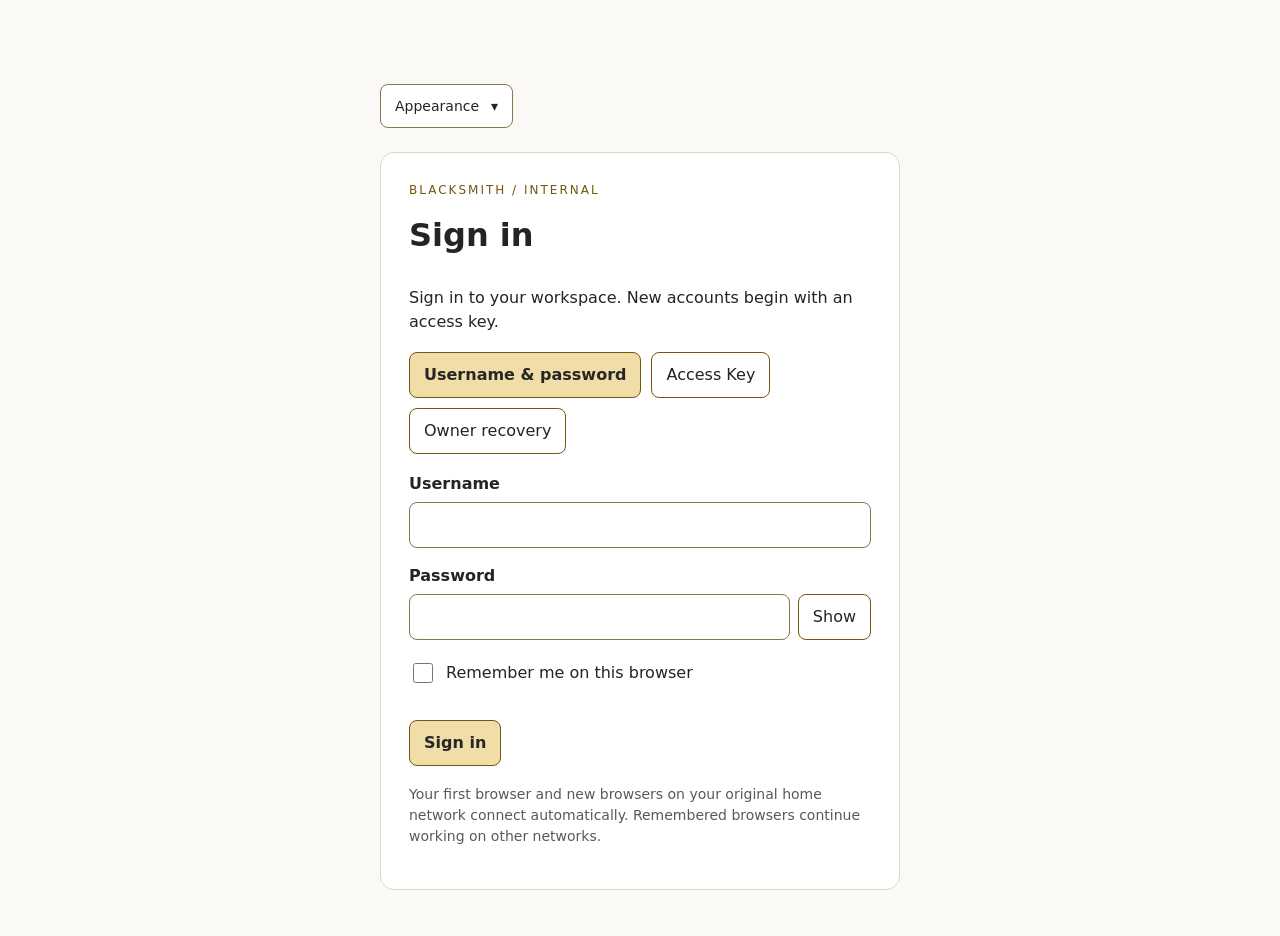
<file: activity.html>
<!DOCTYPE html><html lang="en" class="auth-locked"><head><meta http-equiv="Content-Security-Policy" content="default-src 'self'; script-src 'self' ; script-src-attr 'none'; style-src 'self' 'unsafe-inline'; img-src 'self' blob: data:; connect-src 'self' https://blacksmith-sync.h255y626rp.workers.dev; font-src 'self' data:; object-src 'none'; base-uri 'none'; form-action 'self'; frame-src 'none'"><meta name="referrer" content="no-referrer"><script src="theme.js?v=20261026-site"></script><style>html.auth-locked body{visibility:hidden!important}</style><script src="auth-client.js?v=20261026-public"></script><script src="auth-gate.js?v=20261026"></script><meta charset="utf-8"><meta name="viewport" content="width=device-width,initial-scale=1"><title>Activity log · Blacksmith</title><link rel="icon" href="favicon.svg"><style>
:root{color-scheme:light dark;--bg:#faf9f6;--panel:#fff;--ink:#262626;--line:#87764e;--gold:#f1dda7}*{box-sizing:border-box}body{background:var(--bg);color:var(--ink);font:16px/1.5 system-ui,sans-serif;margin:0}main{max-width:1150px;margin:0 auto;padding:32px 20px}a{color:inherit}h1{margin:20px 0 8px}button,input{font:inherit;color:inherit;background:var(--panel);border:1px solid var(--line);border-radius:8px;padding:10px 16px;min-height:44px}button{cursor:pointer}button.primary{background:var(--gold);color:#262626}button:disabled{opacity:.65;cursor:default}:focus-visible{outline:3px solid #2066b0;outline-offset:3px}.toolbar{display:flex;flex-wrap:wrap;gap:12px;align-items:center;margin:20px 0}article{background:var(--panel);border:1px solid #d6d1c6;border-radius:12px;margin:18px 0;padding:20px;overflow-wrap:anywhere}article h2{font-size:20px;margin:0 0 8px}.meta{color:#606060;font-size:14px}.changes{display:grid;gap:12px;margin:16px 0}.change{border-top:1px solid #d6d1c6;padding-top:12px}.values{display:grid;grid-template-columns:1fr 1fr;gap:16px}pre{white-space:pre-wrap;overflow-wrap:anywhere;font:14px/1.5 system-ui;margin:6px 0;padding:10px;border-radius:6px;background:var(--bg)}summary{cursor:pointer;min-height:44px;align-content:center;font-weight:600}label{display:block}#ownerKey{max-width:100%}.badge{display:inline-block;border:1px solid var(--line);border-radius:20px;padding:3px 10px;margin:5px 0}.empty{padding:24px 0}@media(max-width:600px){main{padding:20px 14px}.values{grid-template-columns:1fr;gap:8px}article{padding:16px}.toolbar button{flex:1}}:root[data-theme=dark]{--bg:#171717;--panel:#222;--ink:#eee}:root[data-theme=dark] .meta{color:#bbb}:root[data-theme=dark] article,:root[data-theme=dark] .change{border-color:#615c50}
</style><script src="pricingEngine.js?v=20261108-base-materials" defer></script><script src="blacksmith.js?v=20261118-custom-shop" defer></script><script src="activity-format.js?v=20261027" defer></script><script src="staff-activity.js?v=20261107-access-accounts" defer></script><link rel="stylesheet" href="theme.css?v=20261026-site"><link rel="stylesheet" href="site-navigation.css?v=20261026"><script src="site-navigation.js?v=20261102-hover" defer></script><script src="tab-navigation.js?v=20261026"></script><style>.activity-readable-value{padding:12px;background:var(--bg);border:1px solid var(--border,#ddd8ce);border-radius:8px;margin-top:8px;min-width:0}.activity-readable-text{white-space:pre-wrap;margin:0;overflow-wrap:anywhere}.activity-readable-fields{display:grid;grid-template-columns:minmax(110px,1fr) minmax(0,2fr);gap:8px 14px;margin:0}.activity-readable-fields dt{font-weight:600}.activity-readable-fields dd{margin:0;min-width:0}.activity-readable-fields dd:has(>.activity-readable-fields),.activity-readable-fields dd:has(>.activity-readable-list){grid-column:1/-1;padding:12px;border-left:2px solid var(--button-line,#87764e)}.activity-readable-list{margin:0;padding-left:20px}.activity-readable-list>li{padding:8px 0 16px}.activity-readable-list h4{margin:0 0 12px}@media(max-width:650px){.activity-readable-fields{grid-template-columns:1fr}.activity-readable-fields dd{margin-bottom:10px}}</style><link rel="stylesheet" href="accessibility.css?v=20261102-button-hover"><script src="accessibility.js?v=20261102" defer></script>
<script src="order-menu.js?v=20261102-navigation-hover" defer></script>
</head><body><main><a href="index.html#data-storage">← Back to Owner page</a><h1>Activity log</h1><p>Review saved edits and undo a change you don’t approve. Undo keeps unrelated newer edits.</p><form id="ownerLogin" hidden><label for="ownerKey">Owner sync key</label><div class="toolbar"><input id="ownerKey" type="password" autocomplete="off" required><button type="submit">Connect</button></div></form><div class="toolbar"><button id="refresh" type="button">Refresh activity</button><label for="search">Find a change <input id="search" type="search" placeholder="Order, material, device, or field"></label></div><fieldset class="toolbar"><legend>Log type</legend><label><input type="radio" name="logType" value="activity" checked> Activity</label><label><input type="radio" name="logType" value="access"> Access</label></fieldset><p id="status" role="status" aria-live="polite"></p><p class="meta">Activity groups loaded edits by order, with the newest update first. Load older activity to include earlier changes. New-order creation and internal bookkeeping are excluded. Before and After show the values that were edited.</p><section id="accessHistory" aria-label="Access history" hidden></section><section id="activity" aria-label="Saved changes"></section></main></body></html>
</file>
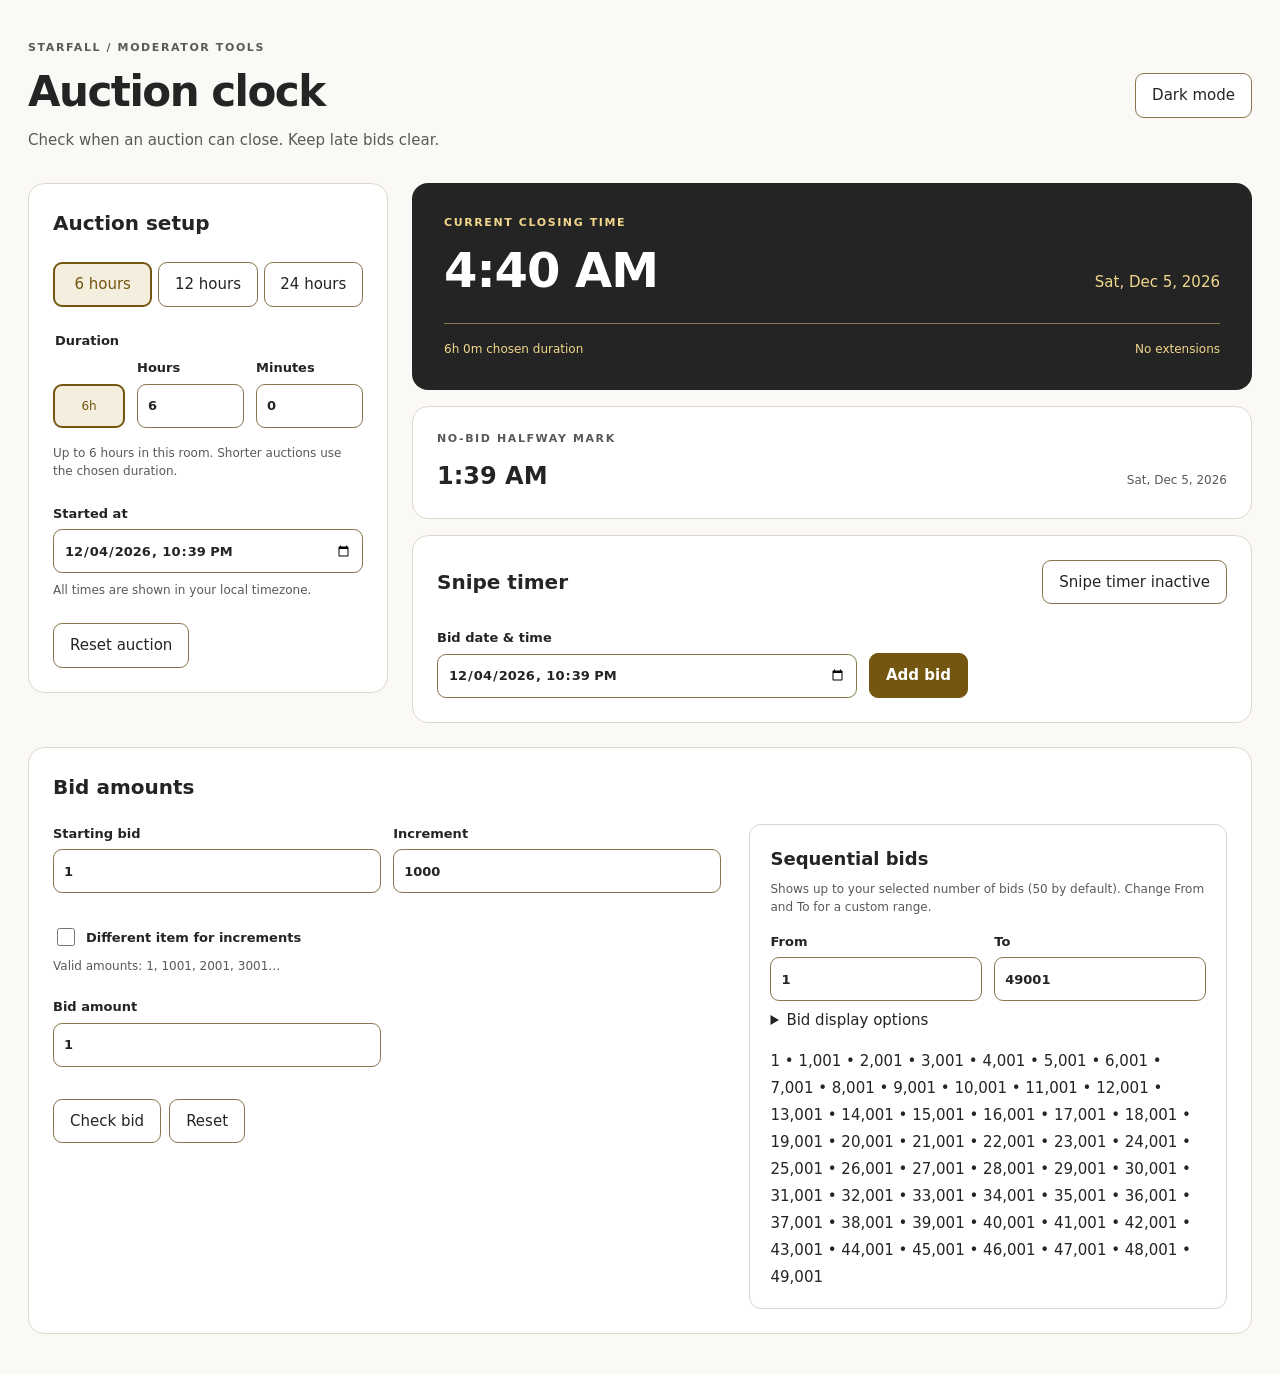
<file: auction.html>
<!doctype html>
<html lang="en">
<head><meta http-equiv="Content-Security-Policy" content="default-src 'self'; script-src 'self' 'sha256-bxgI7W4yeWO0uAx9SyhCNTKfJzEGfZCoOo/NKk+KBno=' 'sha256-FHMkP9sS/10susiOqoP2Shho6BbfsovFsaA8JlkBMNo=' 'sha256-6osSt28WGfkuaB0xWq96juJhHdodHM5CLdd6mybAW/s=' 'sha256-yyFoeh0Tca+yzOgoP94d2arui9+NohvBdw4jIe3kYpU=' 'sha256-bFG5R1WQEUFBCy28n3hUlpqEvZBQYDZoymzUBKUCytE='; script-src-attr 'none'; style-src 'self' 'unsafe-inline'; img-src 'self' blob: data:; connect-src 'self' https://blacksmith-sync.h255y626rp.workers.dev; font-src 'self' data:; object-src 'none'; base-uri 'none'; form-action 'self'; frame-src 'none'"><meta name="referrer" content="no-referrer"><script src="theme.js?v=20261026-site"></script><script src="auth-client.js?v=20261026-public"></script>
<link rel="icon" type="image/svg+xml" href="favicon.svg?v=forge-20261017">
  <meta charset="utf-8">
  <meta name="viewport" content="width=device-width, initial-scale=1">
  <meta name="description" content="Starfall moderator auction timing calculator for 6, 12, and 24-hour rooms.">
  <title>Starfall Auction Calculator</title>
  
<style>:root{color-scheme:light;--bg:#f5f6fa;--text:#182033;--muted:#526077;--border:#d7dde7;--accent:#354ac9;--panel:#fff}*{box-sizing:border-box}body{margin:0;padding:40px 28px;color:var(--text);background:var(--bg);font:15px/1.5 -apple-system,BlinkMacSystemFont,"Segoe UI",sans-serif;max-width:1280px;margin:auto}h1,h2,p{margin:0}h1{font-size:42px;letter-spacing:-1.5px;line-height:1.2}h2{font-size:20px}button,input{font:inherit}button{cursor:pointer;border:1px solid #8995aa;border-radius:9px;padding:10px 16px;min-height:44px;background:#fff;color:var(--text)}button:disabled{opacity:.5;cursor:not-allowed}button:focus-visible,input:focus-visible,summary:focus-visible,a:focus-visible{outline:3px solid var(--accent);outline-offset:3px}.page-header{display:flex;justify-content:space-between;align-items:center;gap:24px;margin-bottom:32px}.eyebrow{font-size:11px;font-weight:700;letter-spacing:1.6px;color:var(--muted);margin-bottom:10px}.subtitle{color:var(--muted);margin-top:12px}.badge{border:1px solid var(--border);padding:8px 14px;border-radius:24px;font-size:12px;color:var(--muted);white-space:nowrap}.workspace{display:grid;grid-template-columns:360px minmax(0,1fr);gap:24px;align-items:start}.card{border:1px solid var(--border);border-radius:16px;background:var(--panel);padding:24px}.section-heading{display:flex;align-items:center;gap:12px;margin-bottom:24px}.step{font:12px ui-monospace,monospace;background:#eef0fd;color:#293ca6;border-radius:7px;padding:7px 9px}fieldset{border:0;padding:0;margin:0 0 24px;min-width:0}legend,label{font-size:13px;font-weight:600;margin-bottom:8px}.segmented{display:flex;gap:6px}.segmented button{flex:1;padding:9px 5px}.segmented button[aria-pressed=true],.duration-presets button[aria-pressed=true]{background:#e8ecff;color:#263ca8;border:2px solid #354ac9}.duration-presets{display:flex;gap:6px;flex-wrap:wrap;margin-bottom:12px}.duration-presets button{font-size:12px;padding:6px 10px}.two-fields{display:grid;grid-template-columns:1fr 1fr;gap:12px}label{display:block}input:not([type=checkbox]){width:100%;min-width:0;border:1px solid #8995aa;border-radius:9px;padding:10px;color:var(--text);background:#fff;min-height:44px;margin-top:6px}input[type=checkbox]{width:18px;height:18px;accent-color:var(--accent)}.hint{font-size:12px;font-weight:400;color:var(--muted);margin-top:8px}.field{margin-top:22px}.check{display:flex;align-items:center;gap:8px;margin-top:24px;margin-bottom:0}.actions{margin-top:24px}.secondary{background:#fff}.primary{background:var(--accent);color:#fff;border-color:var(--accent);font-weight:600}.deadline-card{background:#182348;color:#fff;border-radius:16px;padding:32px}.deadline-card .eyebrow{color:#bac8ed}.big-time{font-size:clamp(30px,4vw,48px);font-weight:650;letter-spacing:-1px;line-height:1.2}.close-date{color:#d0dbf4;margin-top:12px}.deadline-meta{border-top:1px solid #6677a2;margin-top:24px;padding-top:16px;display:flex;justify-content:space-between;gap:12px;font-size:12px;color:#d0dbf4}.milestones{display:grid;grid-template-columns:1fr 1fr;gap:16px;margin-top:16px}.milestones h2{font-size:24px;font-variant-numeric:tabular-nums}.status{font-size:12px;margin-top:16px;color:#236443;font-weight:600}.status.unavailable{color:#7a3915}.summary-bar{display:flex;justify-content:space-between;align-items:center;gap:16px;margin-top:20px}.summary-bar p{font-size:13px;color:var(--muted)}.bid-section,.rules{grid-column:1/-1}.bid-form{display:flex;align-items:end;gap:12px}.bid-form label{flex:1;margin:0;max-width:420px}.bid-list{margin-top:24px}.bid-entry{display:grid;grid-template-columns:1fr auto;gap:12px;padding:16px 0;border-top:1px solid var(--border)}.bid-entry strong{font-size:14px}.bid-entry p{font-size:12px;color:var(--muted);margin-top:4px}.bid-entry .invalid{color:#a32626}.bid-entry button{font-size:12px}.empty{font-size:13px;color:var(--muted);padding:16px;background:#f7f8fc;border-radius:10px}.error{color:#a32626;background:#fff0f0;border:1px solid #d48686;border-radius:9px;padding:12px;margin-bottom:14px;font-size:13px}.rules summary{font-weight:600;cursor:pointer}.rules ul{padding-left:20px;color:var(--muted);font-size:13px}.rules p{font-size:13px;color:var(--muted)}footer{font-size:12px;color:var(--muted);margin-top:24px}.skip-link{position:absolute;top:-100px;background:#fff;padding:10px;color:var(--accent)}.skip-link:focus{top:10px}[hidden]{display:none!important}
@media(max-width:850px){.workspace{grid-template-columns:1fr}.setup{grid-row:1}.results{grid-row:2}.badge{display:none}.bid-section,.rules{grid-column:1}.summary-bar{flex-wrap:wrap}.summary-bar button{width:100%}}
@media(max-width:480px){body{padding:24px 14px}h1{font-size:34px}.card{padding:20px}.deadline-card{padding:24px}.milestones{grid-template-columns:1fr}.bid-form{flex-direction:column;align-items:stretch}.bid-form label{max-width:none}.deadline-meta{flex-wrap:wrap}.bid-entry{grid-template-columns:1fr}.bid-entry button{justify-self:start}.big-time{font-size:32px}}

#bidList{padding:24px;border-radius:12px;background:#eef0fd}#bidList button{margin-top:16px}

.results > .bid-section{margin-top:16px}

#bidList{padding:0;background:transparent}#bidList:empty{display:none}.bid-form{margin-top:16px}

#snipeActive{background:#fff;color:var(--text)}#snipeActive[aria-pressed=true]{background:#21633d;color:#fff;border-color:#21633d}

.snipe-heading{justify-content:space-between;flex-wrap:wrap;align-items:center}

.bid-buttons{display:flex;flex-direction:column;gap:8px}

.milestones{grid-template-columns:1fr}

#rooms{display:grid;grid-template-columns:repeat(3,minmax(0,1fr));align-items:stretch}#rooms button{width:100%;margin:0}

.duration-row{display:grid;grid-template-columns:72px minmax(0,1fr);gap:12px;align-items:end}.duration-row .duration-presets{margin:0 0 8px;display:block}.duration-row .duration-presets button{width:100%;min-height:44px}.duration-row .two-fields{min-width:0}

.clock-row{display:flex;align-items:baseline;justify-content:space-between;gap:12px;flex-wrap:wrap}.clock-row .close-date,.clock-row .hint{margin-top:0}

.bidding-section{grid-column:1/-1}.bidding-section .actions{display:flex;gap:8px;flex-wrap:wrap}

.bid-result{display:block;flex-basis:100%;width:100%;min-height:44px;padding:12px;border:2px solid;border-radius:9px;font-size:15px;font-weight:600;overflow-wrap:anywhere}.bid-result.valid{color:#21633d;background:#edf8f0;border-color:#21633d}.bid-result.invalid{color:#a32626;background:#fff0f0;border-color:#a32626}

:root{--bg:#faf9f6;--panel:#fff;--border:#ddd8ce;--muted:#595959;--text:#242424;--accent:#745610}
button,input:not([type=checkbox]){background:var(--panel);color:var(--text);border-color:#87764e}
.primary{background:var(--accent);color:#fff;border-color:var(--accent)}
.segmented button[aria-pressed=true],.duration-presets button[aria-pressed=true]{background:#f4eedf;color:var(--accent);border-color:var(--accent)}
.deadline-card{background:#242424}.deadline-card .eyebrow,.close-date,.deadline-meta{color:#f1d78c}.deadline-meta{border-color:#87764e}
:root[data-theme=dark]{color-scheme:dark;--bg:#080808;--panel:#151515;--border:#55514a;--muted:#c7c7c7;--text:#f5f5f5;--accent:#f1d78c}
:root[data-theme=dark] button,:root[data-theme=dark] input:not([type=checkbox]){background:#202020;color:var(--text);border-color:#a08b58}
:root[data-theme=dark] .primary,:root[data-theme=dark] .segmented button[aria-pressed=true],:root[data-theme=dark] .duration-presets button[aria-pressed=true]{background:#f1d78c;color:#151515;border-color:#f1d78c}
:root[data-theme=dark] #snipeActive{background:#202020;color:var(--text)}#snipeActive[aria-pressed=true],:root[data-theme=dark] #snipeActive[aria-pressed=true]{background:#21633d;color:#fff;border-color:#21633d}
.theme-actions{display:flex;gap:8px;flex-wrap:wrap}.page-header{flex-wrap:wrap}

.bid-layout{display:grid;grid-template-columns:minmax(0,1.4fr) minmax(280px,1fr);gap:28px;margin-top:22px}.bid-layout .field:first-child{margin-top:0}.sequence-box{padding:20px;border:1px solid var(--border);border-radius:12px;min-width:0}.sequence-box h3{margin:0;font-size:18px}.sequence-values{margin-top:16px;max-height:240px;overflow:auto;line-height:1.8;overflow-wrap:anywhere;font-variant-numeric:tabular-nums}.sequence-box .hint{margin-bottom:16px}@media(max-width:850px){.bid-layout{grid-template-columns:1fr}}
</style>
<style>
/* Accessibility: flexible text, high-contrast keyboard focus, and hidden announcements. */
.a11y-status{position:absolute;width:1px;height:1px;padding:0;margin:-1px;overflow:hidden;clip-path:inset(50%);white-space:nowrap;border:0}
:where(a,button,input,select,textarea,summary,[tabindex]):focus-visible{outline:3px solid #745610;outline-offset:3px}
:root[data-theme=dark] :where(a,button,input,select,textarea,summary,[tabindex]):focus-visible{outline-color:#f1d78c}
.workspace>*,.row>*,.catalog,.catalog-panel,.ready-order-card,.inventory-material,.summary>*{min-width:0}
button,.btn,.catalog-tab,.cloud-state-badge{white-space:normal;overflow-wrap:anywhere;max-width:100%;height:auto}
pre,h1,h2,h3,p,label{overflow-wrap:anywhere}
.order-undo{padding:12px;border:1px solid #87764e;border-radius:8px}
.skip-link{position:absolute;top:-200px;left:12px;padding:12px;z-index:100;background:#745610;color:#fff}.skip-link:focus{top:12px}
@media(forced-colors:active){:where(a,button,input,select,textarea,summary,[tabindex]):focus-visible{outline:3px solid Highlight}.ready-order-card,.inventory-material{border:2px solid CanvasText}}
</style>
<link rel="stylesheet" href="theme.css?v=20261026-site"><link rel="stylesheet" href="site-navigation.css?v=20261026"><script src="site-navigation.js?v=20261102-hover" defer></script><script src="tab-navigation.js?v=20261026"></script><link rel="stylesheet" href="accessibility.css?v=20261102-button-hover"><script src="accessibility.js?v=20261102" defer></script>
<script src="order-menu.js?v=20261102-navigation-hover" defer></script>
</head>
<body>
  <a href="#calculator" class="skip-link">Skip to calculator</a>
  <header class="page-header">
    <div><p class="eyebrow">STARFALL / MODERATOR TOOLS</p><h1>Auction clock</h1><p class="subtitle">Check when an auction can close. Keep late bids clear.</p></div>
    <div class="theme-actions"><button id="themeToggle" type="button">Dark mode</button><button id="systemTheme" type="button">Use device theme</button></div>
  </header>
  <main id="calculator" class="workspace">
    <section class="card setup" aria-labelledby="setupTitle">
      <div class="section-heading"><h2 id="setupTitle">Auction setup</h2></div>
      <fieldset aria-label="Auction room duration"><div class="segmented" id="rooms">
        <button type="button" data-room="6" aria-pressed="true">6 hours</button>
        <button type="button" data-room="12" aria-pressed="false">12 hours</button>
        <button type="button" data-room="24" aria-pressed="false">24 hours</button>
      </div></fieldset>
      <fieldset><legend>Duration</legend><div class="duration-row"><div class="duration-presets" id="presets"></div>
        <div class="two-fields"><label>Hours<input id="durationHours" type="number" min="0" max="6" step="1" value="6" inputmode="numeric"></label><label>Minutes<input id="durationMinutes" type="number" min="0" max="59" step="1" value="0" inputmode="numeric"></label></div></div>
        <p class="hint" id="durationHint">Up to 6 hours in this room. Shorter auctions use the chosen duration.</p>
      </fieldset>
      <label class="field">Started at<input id="startTime" type="datetime-local" step="60" required></label>
      <p class="hint" id="timezone"></p>
      <div class="actions"><button class="secondary" id="reset" type="button">Reset auction</button></div>
    </section>
    <section class="results" aria-label="Auction deadlines">
      <div id="error" class="error" role="alert" hidden></div>
      <div class="deadline-card" id="deadlineCard">
        <p class="eyebrow">CURRENT CLOSING TIME</p><div class="clock-row"><p class="big-time" id="closeTime">—</p><p id="closeDate" class="close-date">Enter the start time to calculate.</p></div>
        <div class="deadline-meta"><span id="durationLabel">6-hour auction</span><span id="extensionLabel">No extensions</span></div>
      </div>
      <div class="milestones" aria-live="polite">
        <article class="card"><p class="eyebrow">NO-BID HALFWAY MARK</p><div class="clock-row"><h2 id="halfTime">—</h2><p id="halfDate" class="hint"></p></div></article>
      </div>
    <section class="card bid-section" aria-labelledby="bidTitle">
      <div class="section-heading snipe-heading"><h2 id="bidTitle">Snipe timer</h2><button id="snipeActive" type="button" aria-pressed="false">Snipe timer inactive</button></div>
      <form id="bidForm" class="bid-form"><label>Bid date & time<input id="bidTime" type="datetime-local" step="60" required></label><div class="bid-buttons"><button id="undoBid" type="button" hidden>Undo last bid</button><button class="primary" type="submit">Add bid</button></div></form>
      <p id="bidError" class="error" role="alert" hidden></p>
      <div id="bidList" aria-live="polite"></div>
    </section>
    </section>


    <section class="card bidding-section" aria-labelledby="biddingTitle">
      <h2 id="biddingTitle">Bid amounts</h2>
<div class="bid-layout"><div>
      <div class="two-fields field"><label>Starting bid<input id="bidStart" type="number" min="1" step="1" value="1"></label><label>Increment<input id="bidIncrement" type="number" min="1" step="1" value="1000"></label></div>
      <label class="check"><input id="splitPayment" type="checkbox"><span>Different item for increments</span></label>
      <p class="hint" id="bidBaseline"></p>
      <div class="two-fields field"><label>Bid amount<input id="candidateBid" type="number" min="1" step="1" value="1"></label><label id="candidateIncrementField" hidden>Increment payment amount<input id="candidateIncrement" type="number" min="0" step="1" value="0"></label></div>
      <div class="actions"><button id="checkBid" type="button">Check bid</button><button id="resetBids" type="button">Reset</button><div id="bidValidation" class="bid-result" role="status" aria-live="polite" hidden></div></div>
</div>
      <aside class="sequence-box" aria-labelledby="sequenceTitle">
        <h3 id="sequenceTitle">Sequential bids</h3>
        <p class="hint" id="sequenceHint">Valid bid amounts within your range.</p>
        <div class="two-fields"><label>From<input id="sequenceFrom" type="number" min="0" step="1" value="1"></label><label>To<input id="sequenceTo" type="number" min="0" step="1" value="49001"></label></div>
        <details id="sequenceOptions"><summary>Bid display options</summary><label>Number of bids to show<input id="sequenceCount" type="number" min="1" max="1000" step="1" value="50" aria-describedby="sequenceCountHint"></label><p class="hint" id="sequenceCountHint">Choose 1–1,000 bids.</p></details><div id="sequenceValues" class="sequence-values" role="status" aria-live="polite"></div>
      </aside>
</div>
    </section>
  </main>
<script>
(function (root) {
  'use strict';
  const MINUTE = 60000;
  function calculateAuction({ roomHours, durationMinutes, start, bids = [], hasBids = false, snipeActive = false }) {
    if (![6, 12, 24].includes(roomHours)) throw new Error('Choose a 6, 12, or 24-hour room.');
    if (!Number.isInteger(durationMinutes) || durationMinutes < 1 || durationMinutes > roomHours * 60) {
      throw new Error(`Duration must be between 1 minute and ${roomHours} hours.`);
    }
    const startTime = typeof start === 'number' ? start : new Date(start).getTime();
    if (!Number.isFinite(startTime)) throw new Error('Enter the auction start date and time.');
    const halfway = startTime + durationMinutes * MINUTE / 2;
    const durationEnd = startTime + durationMinutes * MINUTE;
    const originalDeadline = durationEnd + MINUTE;
    let deadline = originalDeadline;
    let acceptedBids = 0;
    let extensions = 0;
    let manualSnipeStarted = false;
    const history = [];
    const ordered = bids.map((bid, index) => ({ index, activation: typeof bid === 'object' && bid !== null && bid.activation, forceSnipe: typeof bid === 'object' && bid !== null && bid.snipeActive, time: typeof bid === 'object' && bid !== null ? new Date(bid.time).getTime() : typeof bid === 'number' ? bid : new Date(bid).getTime() }))
      .sort((a, b) => a.time - b.time || a.index - b.index);
    for (const bid of ordered) {
      let valid = true, extended = false, reason = 'Accepted — deadline unchanged.';
      const previousDeadline = deadline;
      if (!Number.isFinite(bid.time)) { valid = false; reason = 'Invalid bid date or time.'; }
      else if (bid.time < startTime) { valid = false; reason = 'Before the auction started.'; }
      else if (!bid.activation && bid.time >= deadline) { valid = false; reason = 'At or after the closing time.'; }
      else {
        if (!bid.activation) acceptedBids++;
        // Discord timestamps resolve to minutes: close on the third minute after the bid.
        if (bid.forceSnipe || snipeActive || bid.time >= durationEnd) {
          const candidate = Math.floor(bid.time / MINUTE) * MINUTE + 3 * MINUTE;
          if (bid.activation || ((bid.forceSnipe || snipeActive) && !manualSnipeStarted)) {
            deadline = candidate;
            manualSnipeStarted = true;
          } else {
            deadline = Math.max(deadline, candidate);
          }
          extended = deadline !== previousDeadline;
          if (extended) extensions++;
          reason = extended ? 'Accepted — closing time updated.' : 'Accepted — closing time unchanged.';
        }
      }
      history.push({ index: bid.index, time: bid.time, valid, extended, reason, previousDeadline, deadline });
    }
    return { startTime, halfway, durationEnd, originalDeadline, deadline, acceptedBids, extensions,
      canCloseAtHalfway: !hasBids && acceptedBids === 0 && !manualSnipeStarted, history };
  }
  root.AuctionTiming = { calculateAuction };
  if (typeof module !== 'undefined' && module.exports) module.exports = root.AuctionTiming;
})(typeof window !== 'undefined' ? window : globalThis);

</script>
<script>
'use strict';
const el = id => document.getElementById(id);
let roomHours = 6;
let bidTimes = [];
let manualBidTime = false;
let result = null;
const timeZone = Intl.DateTimeFormat().resolvedOptions().timeZone;
el('timezone').textContent = 'All times are shown in your local timezone.';
function localInput(date) {
  const pad = n => String(n).padStart(2, '0');
  return `${date.getFullYear()}-${pad(date.getMonth()+1)}-${pad(date.getDate())}T${pad(date.getHours())}:${pad(date.getMinutes())}`;
}
function time(ms) { return new Date(ms).toLocaleTimeString(undefined, { hour:'numeric', minute:'2-digit', hour12:true }); }
function date(ms) { return new Date(ms).toLocaleDateString(undefined, { weekday:'short', month:'short', day:'numeric', year:'numeric' }); }
function setDuration(minutes) { el('durationHours').value = Math.floor(minutes/60); el('durationMinutes').value=minutes%60; render(); }
function updatePresets() {
  el('presets').replaceChildren();
  for (const hours of [roomHours]) {
    const button=document.createElement('button');button.type='button';button.dataset.minutes=hours*60;
    button.textContent=`${hours}h`;
    button.addEventListener('click',()=>setDuration(hours*60));el('presets').append(button);
  }
  el('durationHours').max=roomHours;
  el('durationHint').textContent=`Up to ${roomHours} hours in this room. Shorter auctions use the chosen duration.`;
}
function render() {
  const hours=Number(el('durationHours').value), minutes=Number(el('durationMinutes').value);
  try {
    if (el('durationHours').value===''||el('durationMinutes').value===''||!Number.isInteger(hours)||!Number.isInteger(minutes)||hours<0||minutes<0||minutes>59) throw new Error('Enter whole hours and minutes (minutes must be 0–59).');
    result=AuctionTiming.calculateAuction({roomHours,durationMinutes:hours*60+minutes,start:el('startTime').value,bids:bidTimes});
    el('error').hidden=true;el('closeTime').textContent=time(result.deadline);el('closeDate').textContent=date(result.deadline);
    el('halfTime').textContent=time(result.halfway);el('halfDate').textContent=date(result.halfway);
    el('durationLabel').textContent=`${hours}h ${minutes}m chosen duration`;
    el('extensionLabel').textContent=result.extensions?`Snipe timer · closes ${time(result.deadline)}`:'No extensions';
    const duration=hours*60+minutes;for(const button of el('presets').children)button.setAttribute('aria-pressed',String(Number(button.dataset.minutes)===duration));
  } catch(error) {
    result=null;el('error').textContent=error.message;el('error').hidden=false;
    for(const id of ['closeTime','halfTime'])el(id).textContent='—';
    for(const id of ['closeDate','halfDate','durationLabel','extensionLabel'])el(id).textContent='';
  }
  renderBids();
}
function renderBids() {
  el('bidList').replaceChildren();
  el('undoBid').hidden=bidTimes.length===0;
}
el('undoBid').addEventListener('click',()=>{bidTimes.pop();render();});
function setSnipeActive(active) { el('snipeActive').setAttribute('aria-pressed',String(active)); el('snipeActive').textContent=active?'✓ Snipe timer active':'Snipe timer inactive'; }
el('snipeActive').addEventListener('click',()=>{const active=el('snipeActive').getAttribute('aria-pressed')!=='true';if(active && !result){el('bidError').textContent='Enter valid auction setup before activating the snipe timer.';el('bidError').hidden=false;return;}refreshBidTime();setSnipeActive(active);if(active){bidTimes.push({time:el('bidTime').value,snipeActive:true,activation:true});el('bidError').hidden=true;}render();});
el('rooms').addEventListener('click',event=>{const button=event.target.closest('[data-room]');if(!button)return;roomHours=Number(button.dataset.room);for(const b of el('rooms').children)b.setAttribute('aria-pressed',String(b===button));updatePresets();setDuration(roomHours*60);});
for(const id of ['durationHours','durationMinutes','startTime'])el(id).addEventListener('input',render);
function refreshBidTime() { if (!manualBidTime && document.activeElement !== el('bidTime')) el('bidTime').value=localInput(new Date()); }
el('bidTime').addEventListener('input',()=>{manualBidTime=true;});
el('bidForm').addEventListener('submit',event=>{event.preventDefault();refreshBidTime();if(!result){el('bidError').textContent='Enter valid auction setup before adding bids.';el('bidError').hidden=false;return;}const value=el('bidTime').value;if(!value||!Number.isFinite(new Date(value).getTime())){el('bidError').textContent='Enter a valid bid date and time.';el('bidError').hidden=false;return;}bidTimes.push({time:value,snipeActive:el('snipeActive').getAttribute('aria-pressed')==='true'});el('bidError').hidden=true;render();});
el('reset').addEventListener('click',()=>{bidTimes=[];manualBidTime=false;setSnipeActive(false);el('bidError').hidden=true;el('startTime').value=localInput(new Date());refreshBidTime();setDuration(roomHours*60);});
el('startTime').value=localInput(new Date());el('bidTime').value=el('startTime').value;refreshBidTime();updatePresets();render();setInterval(refreshBidTime,1000);setInterval(()=>{if(result)render();},30000);

</script>
<script>
(function(root){
  function validateBid({start,increment,bid,current=null,split=false,incrementBid=0,currentIncrement=null}){
    if(!Number.isSafeInteger(start)||start<1||!Number.isSafeInteger(increment)||increment<1) return {valid:false,message:'Starting bid and increment must be positive whole numbers.'};
    if(!Number.isSafeInteger(bid)||bid<start) return {valid:false,message:'Bid must meet the starting amount.'};
    const amount=split?incrementBid:bid-start;
    if(split&&bid!==start)return {valid:false,message:'Split bids must keep the starting payment unchanged.'};
    if(!Number.isSafeInteger(amount)||amount<0||amount%increment!==0)return {valid:false,message:'Bid does not follow the increment baseline.'};
    if((split&&currentIncrement!==null&&amount<=currentIncrement)||(!split&&current!==null&&bid<=current))return {valid:false,message:'Bid must exceed the current bid.'};
    return {valid:true,message:'Valid bid.',next:split?amount+increment:bid+increment};
  }
  root.AuctionBidding={validateBid};if(typeof module!=='undefined')module.exports=root.AuctionBidding;
})(typeof window!=='undefined'?window:globalThis);

</script>
<script>
'use strict';
(()=>{
const get=id=>document.getElementById(id);let current=null,currentIncrement=null;let customSequenceRange=false;
const number=id=>get(id).value===''?NaN:Number(get(id).value);
function setup(){return {start:number('bidStart'),increment:number('bidIncrement'),bid:number('candidateBid'),incrementBid:number('candidateIncrement'),split:get('splitPayment').checked,current,currentIncrement};}
function payment(base,extra=0){return get('splitPayment').checked?`${base.toLocaleString()}  + ${extra.toLocaleString()} `:`${base.toLocaleString()} `;}
const displayCount=()=>number('sequenceCount');
function refresh(){const s=setup();if(!customSequenceRange&&Number.isSafeInteger(s.start)&&s.start>0&&Number.isSafeInteger(s.increment)&&s.increment>0){const base=s.split?0:s.start;const end=base+(displayCount()-1)*s.increment;if(Number.isSafeInteger(end)){get('sequenceFrom').value=base;get('sequenceTo').value=end;}}refreshSequence();get('candidateIncrementField').hidden=!s.split;get('bidBaseline').textContent=s.split?`Starting amount stays ${s.start.toLocaleString()}; separate increment amounts: ${[0,1,2,3].map(n=>n*s.increment).join(", ")}…`:`Valid amounts: ${[0,1,2,3].map(n=>s.start+n*s.increment).join(', ')}…`;}

function sequenceAmounts(start,increment,from,to,split,limit){
  if(!Number.isSafeInteger(limit)||limit<1||limit>1000)return {error:'Enter a whole number of bids from 1 to 1,000.'};
  if(![start,increment,from,to].every(Number.isSafeInteger)||start<1||increment<1||from<0||to<from) return {error:'Enter positive whole numbers for the starting bid and increment, and a range from 0 or higher with To at least From.'};
  const base=split?0:start;
  const first=base+Math.max(0,Math.ceil((from-base)/increment))*increment;
  if(!Number.isSafeInteger(first)||first>to)return {values:[],count:0};
  const count=Math.floor((to-first)/increment)+1;
  return {values:Array.from({length:Math.min(count,limit)},(_,i)=>first+i*increment),count};
}
function refreshSequence(){
  const s=setup(),r=sequenceAmounts(s.start,s.increment,number('sequenceFrom'),number('sequenceTo'),s.split,displayCount());
  get('sequenceHint').textContent=s.split?'Range applies to the separate increment payment. The starting payment stays fixed.':'Shows up to your selected number of bids (50 by default). Change From and To for a custom range.';
  get('sequenceValues').textContent=r.error||(r.count===0?'No valid bids in this range.':r.values.map(v=>s.split?`${s.start.toLocaleString()} + ${v.toLocaleString()}`:v.toLocaleString()).join(' • ')+(r.count>displayCount()?` • … Showing the first ${displayCount().toLocaleString()} of ${r.count.toLocaleString()} bids. Adjust Bid display options or narrow the range to see more.`:''));
}
get('sequenceCount').addEventListener('input',()=>{const s=setup(),limit=displayCount();if(customSequenceRange&&Number.isSafeInteger(limit)&&limit>=1&&limit<=1000&&Number.isSafeInteger(s.increment)&&s.increment>0){const base=s.split?0:s.start,from=number('sequenceFrom'),first=base+Math.max(0,Math.ceil((from-base)/s.increment))*s.increment,end=first+(limit-1)*s.increment;if(Number.isSafeInteger(end))get('sequenceTo').value=end;}refresh();});
get('sequenceCount').addEventListener('keydown',event=>{if(event.key==='Enter'){event.preventDefault();refresh();}});
for(const id of ['sequenceFrom','sequenceTo'])get(id).addEventListener('input',()=>{customSequenceRange=true;refreshSequence();});
function check(){const r=AuctionBidding.validateBid(setup());const box=get('bidValidation');box.hidden=false;box.textContent=(r.valid?'Valid bid: ':'Invalid bid: ')+r.message;box.className='bid-result '+(r.valid?'valid':'invalid');box.removeAttribute('aria-label');box.title=r.message;return r;}
for(const id of ['bidStart','bidIncrement','splitPayment'])get(id).addEventListener('input',()=>{current=null;currentIncrement=null;get('bidValidation').hidden=true;refresh();});
for(const id of ['candidateBid','candidateIncrement'])get(id).addEventListener('input',()=>{get('bidValidation').hidden=true;});
get('resetBids').addEventListener('click',()=>{get('bidStart').value=1;get('bidIncrement').value=1000;get('candidateBid').value=1;get('candidateIncrement').value=0;get('splitPayment').checked=false;get('sequenceCount').value=50;get('sequenceOptions').open=false;customSequenceRange=false;current=null;currentIncrement=null;get('bidValidation').hidden=true;refresh();});
get('checkBid').addEventListener('click',check);for(const id of ['candidateBid','candidateIncrement'])get(id).addEventListener('keydown',event=>{if(event.key==='Enter'&&!event.isComposing){event.preventDefault();check();}});refresh();
})();

</script>
<script>
function refreshThemeControls(){const dark=document.documentElement.dataset.theme==='dark';document.getElementById('themeToggle').textContent=dark?'Light mode':'Dark mode';document.getElementById('systemTheme').hidden=!window.BLACKSMITH_THEME.preference;}
document.getElementById('themeToggle').addEventListener('click',()=>window.BLACKSMITH_THEME.set(document.documentElement.dataset.theme==='dark'?'light':'dark'));
document.getElementById('systemTheme').addEventListener('click',()=>window.BLACKSMITH_THEME.set(null));window.addEventListener('blacksmith-theme-change',refreshThemeControls);refreshThemeControls();
</script>
</body>
</html>
</file>
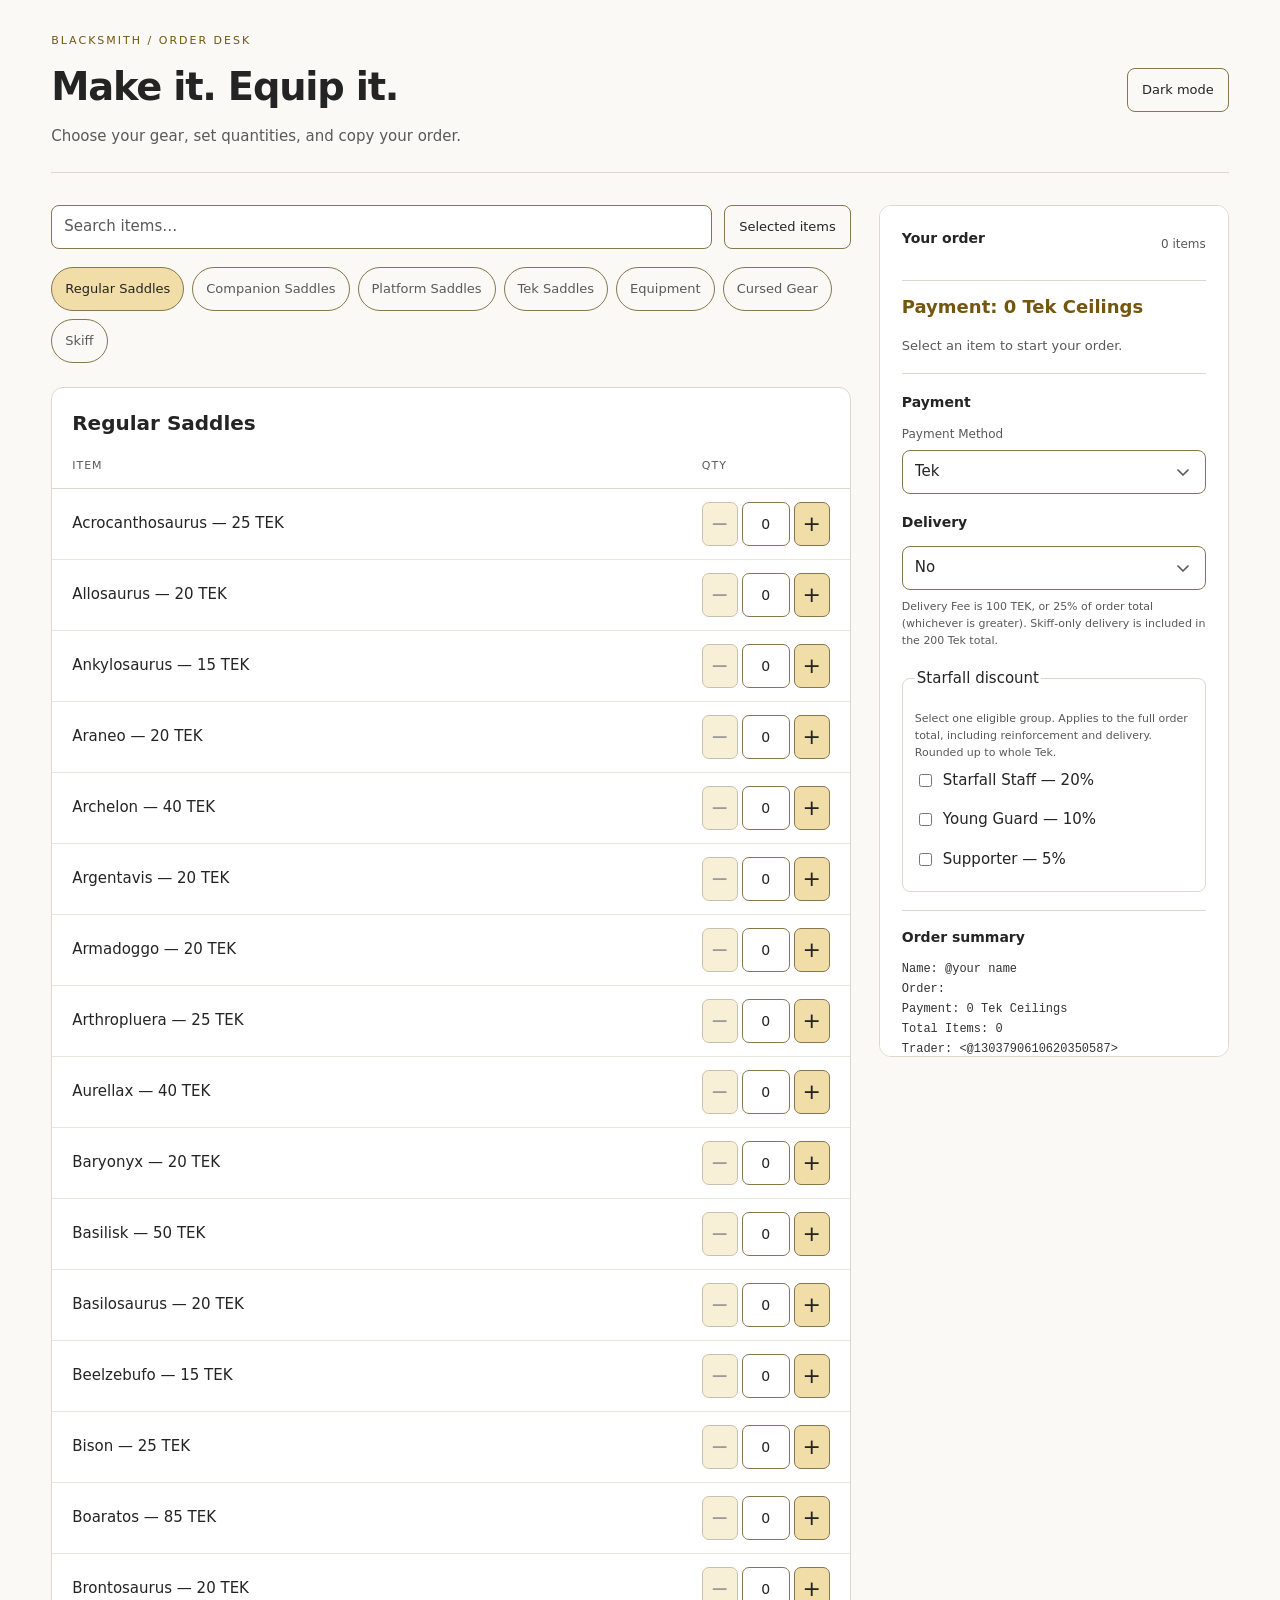
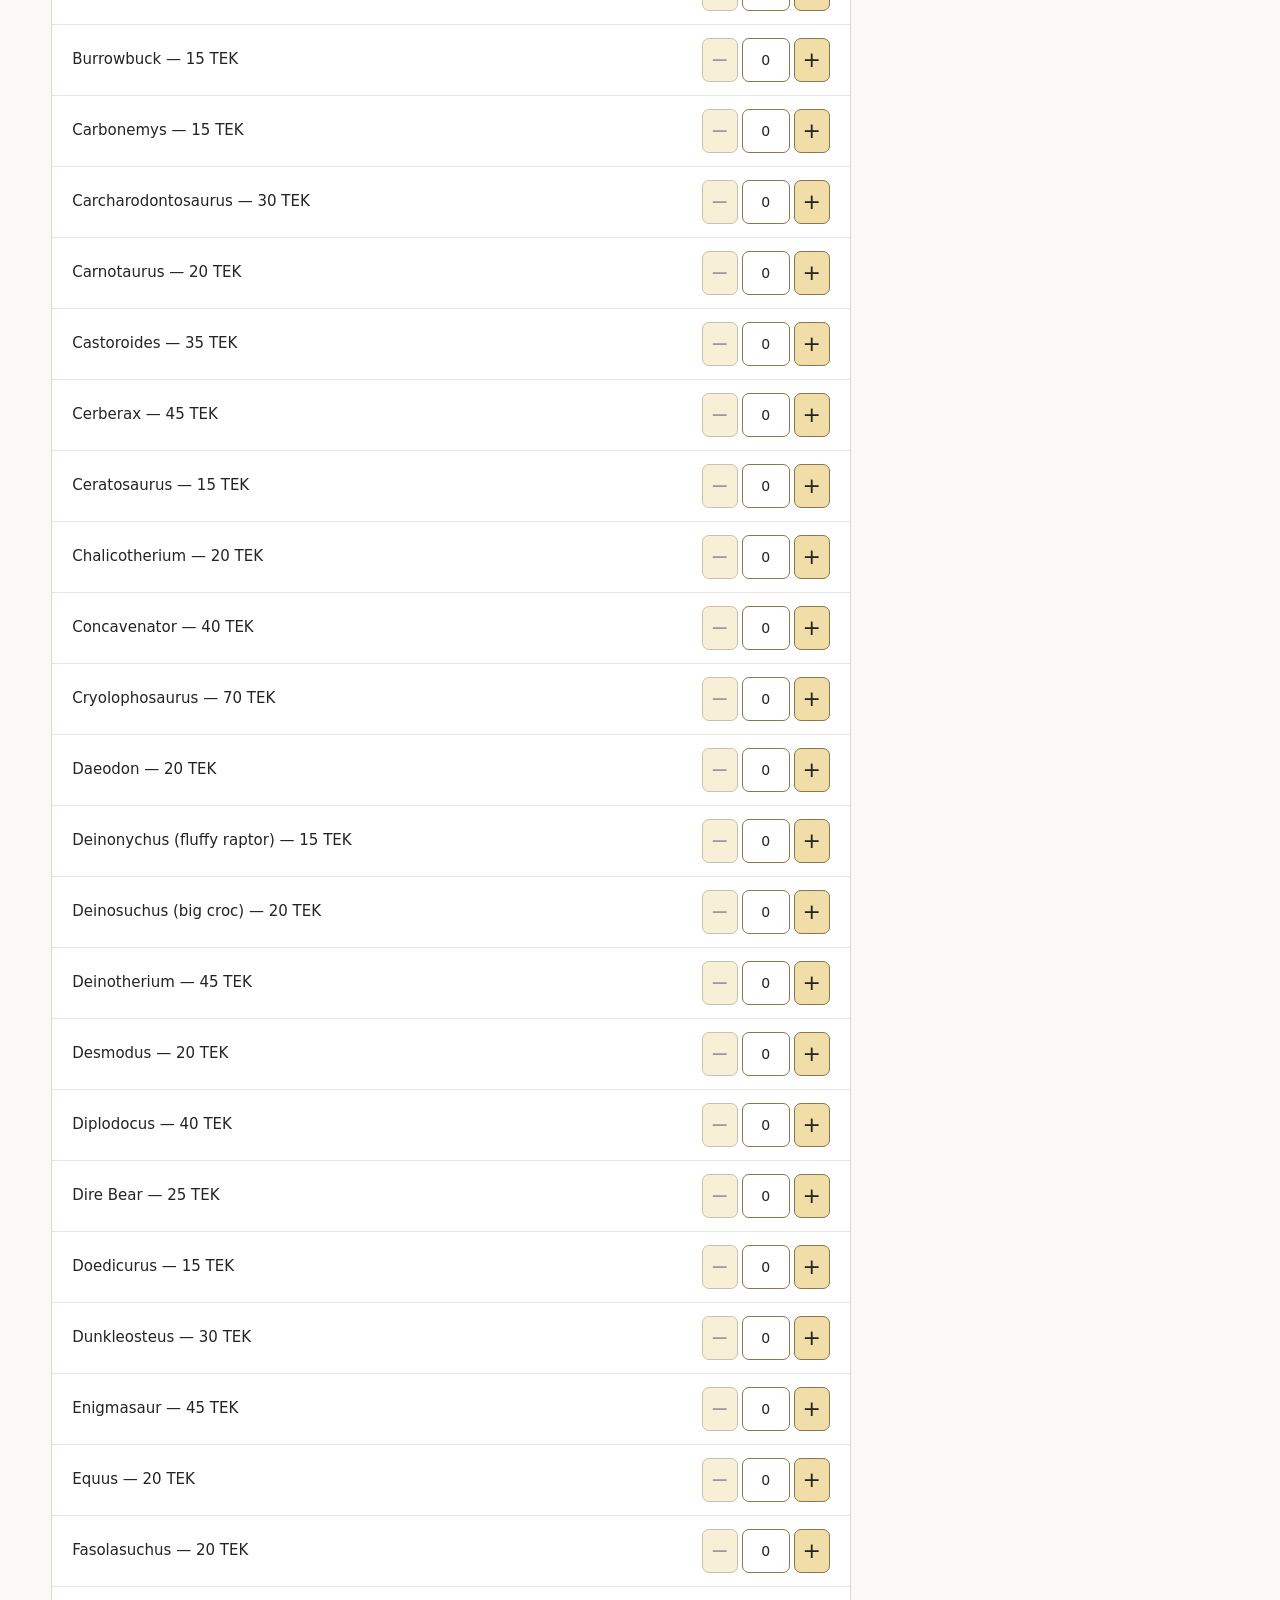
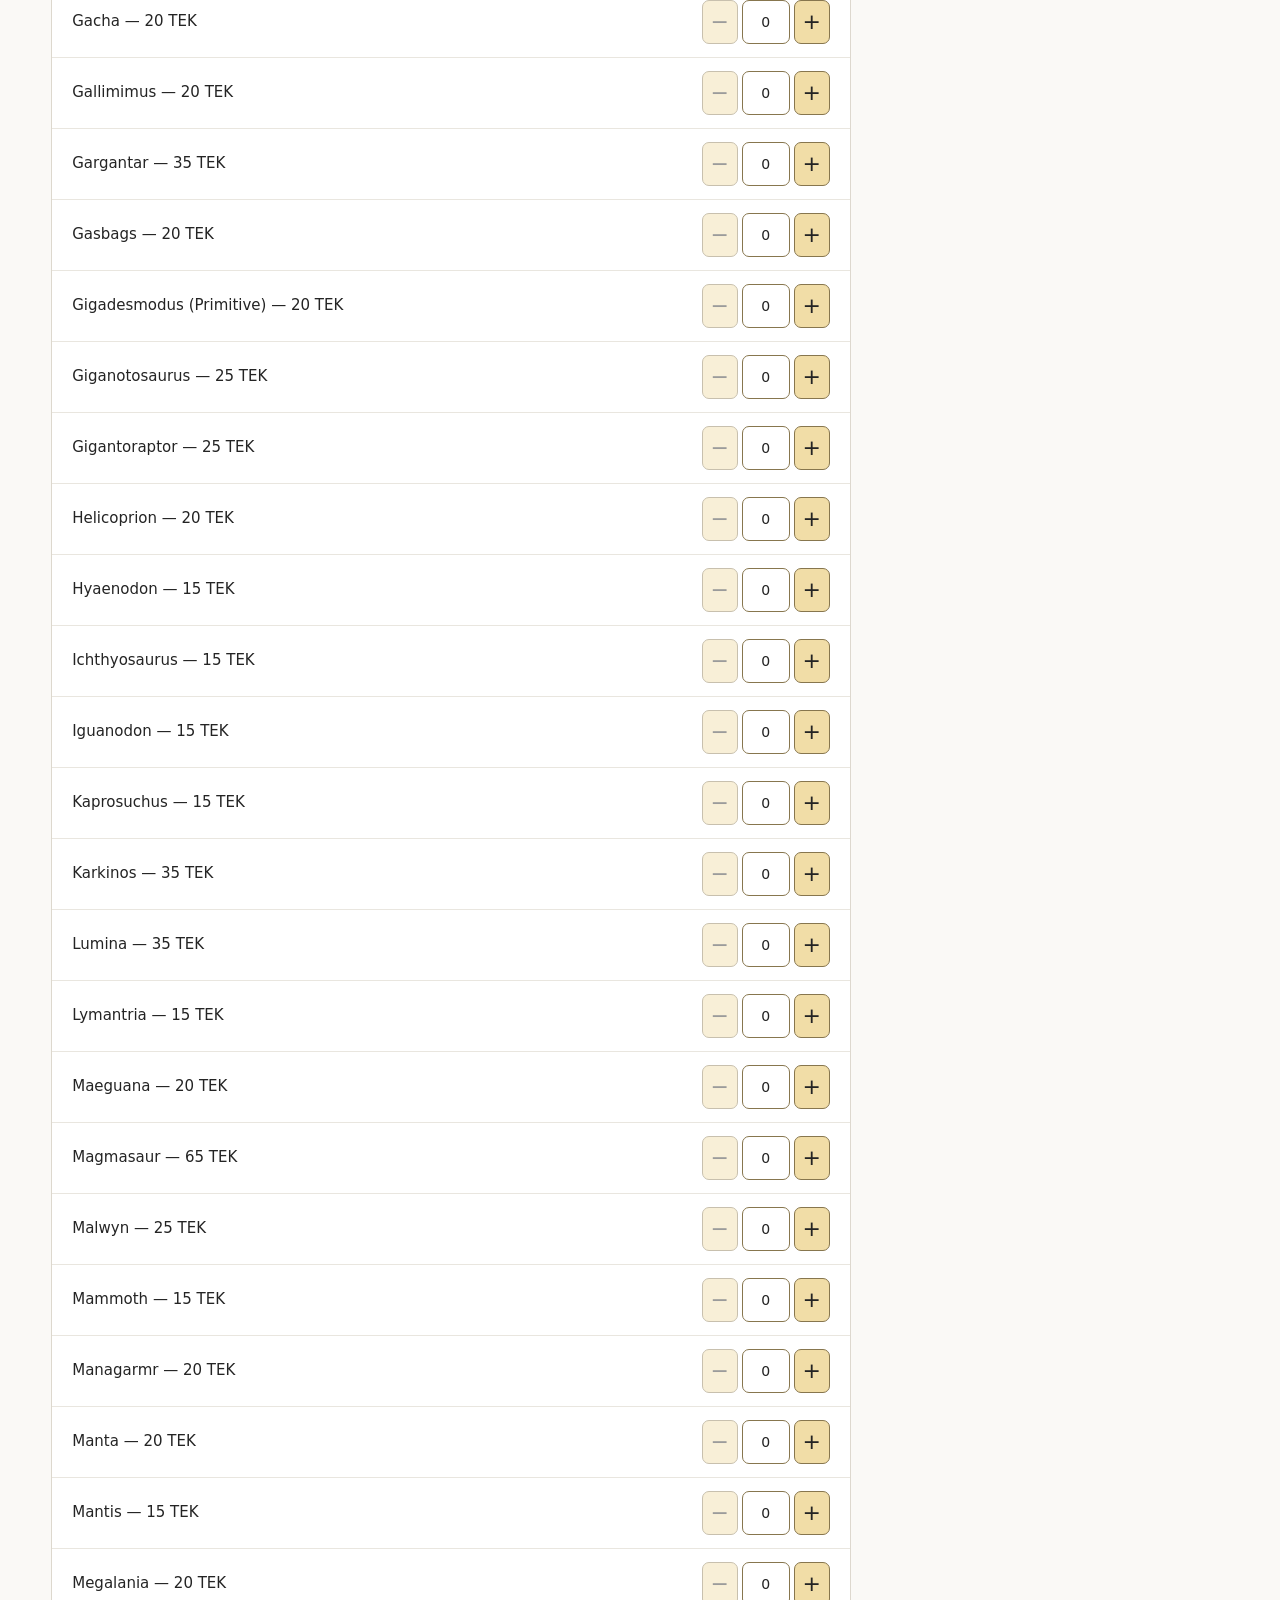
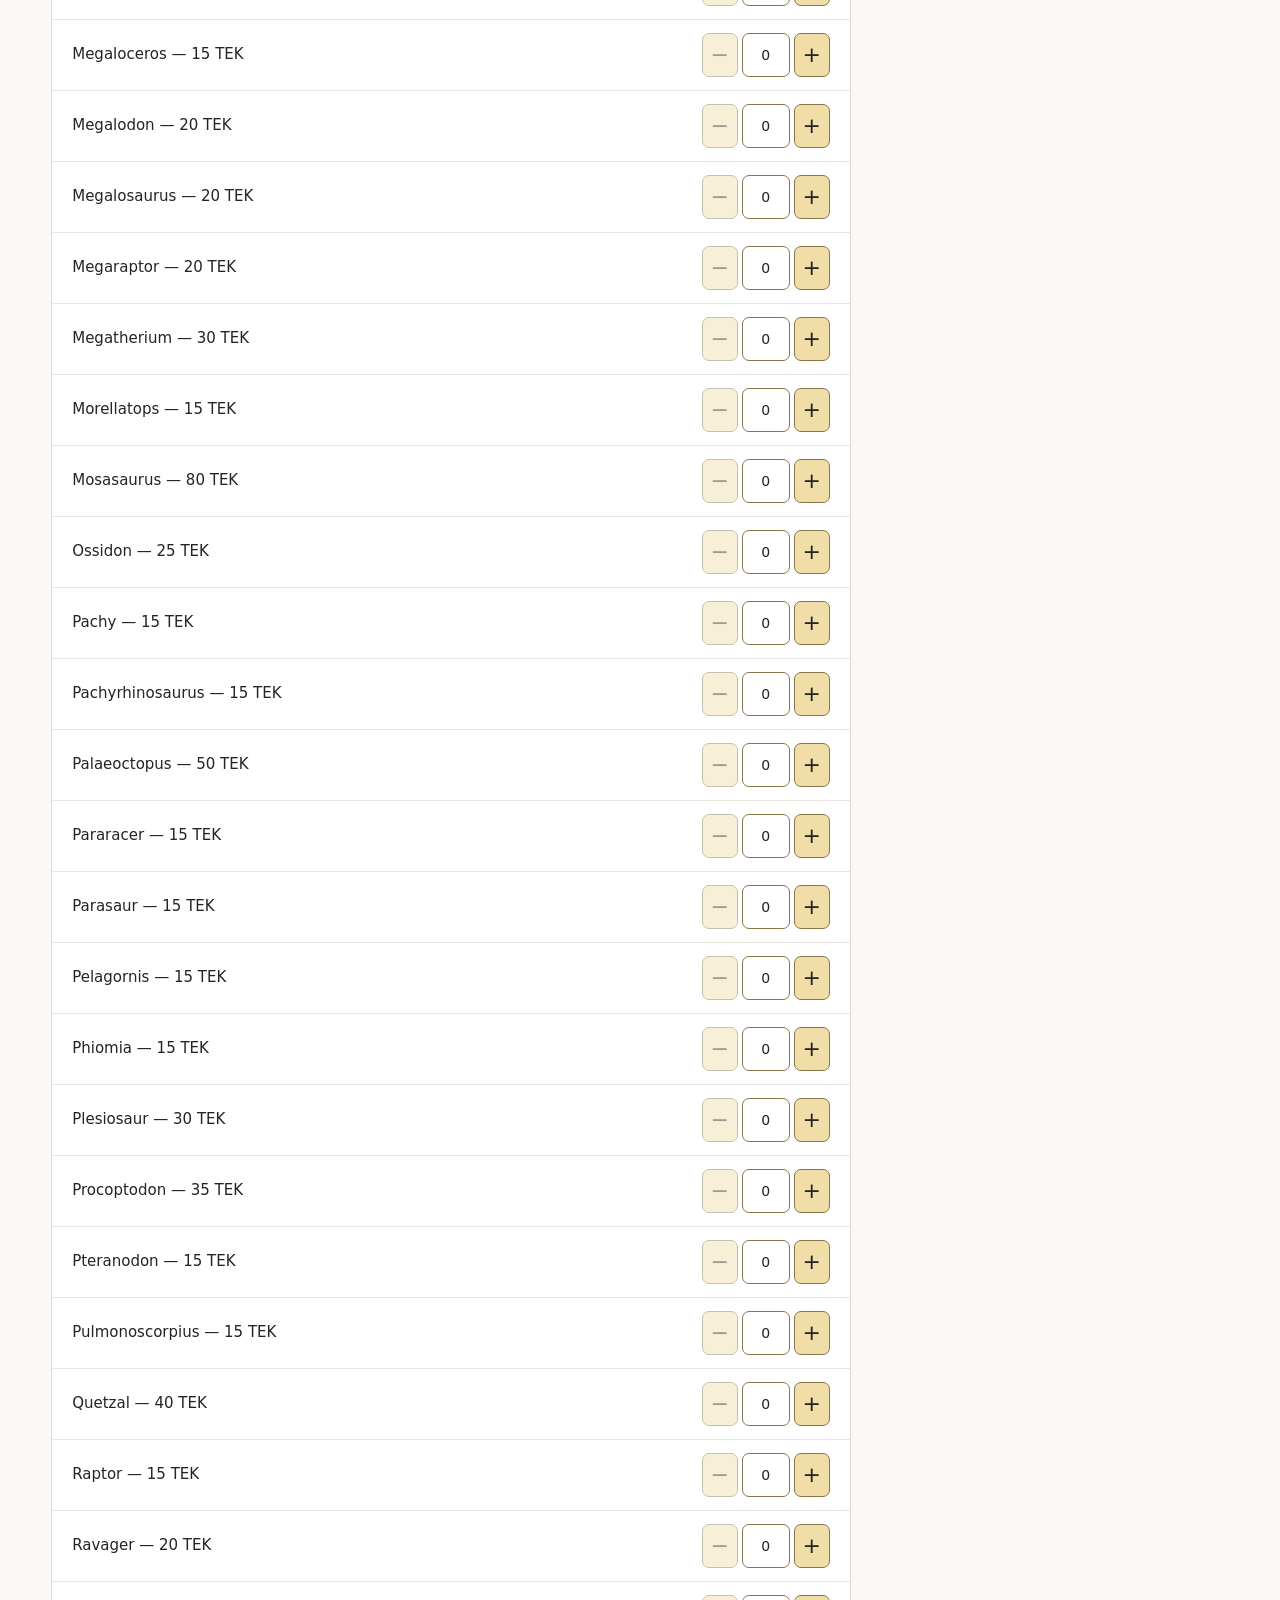
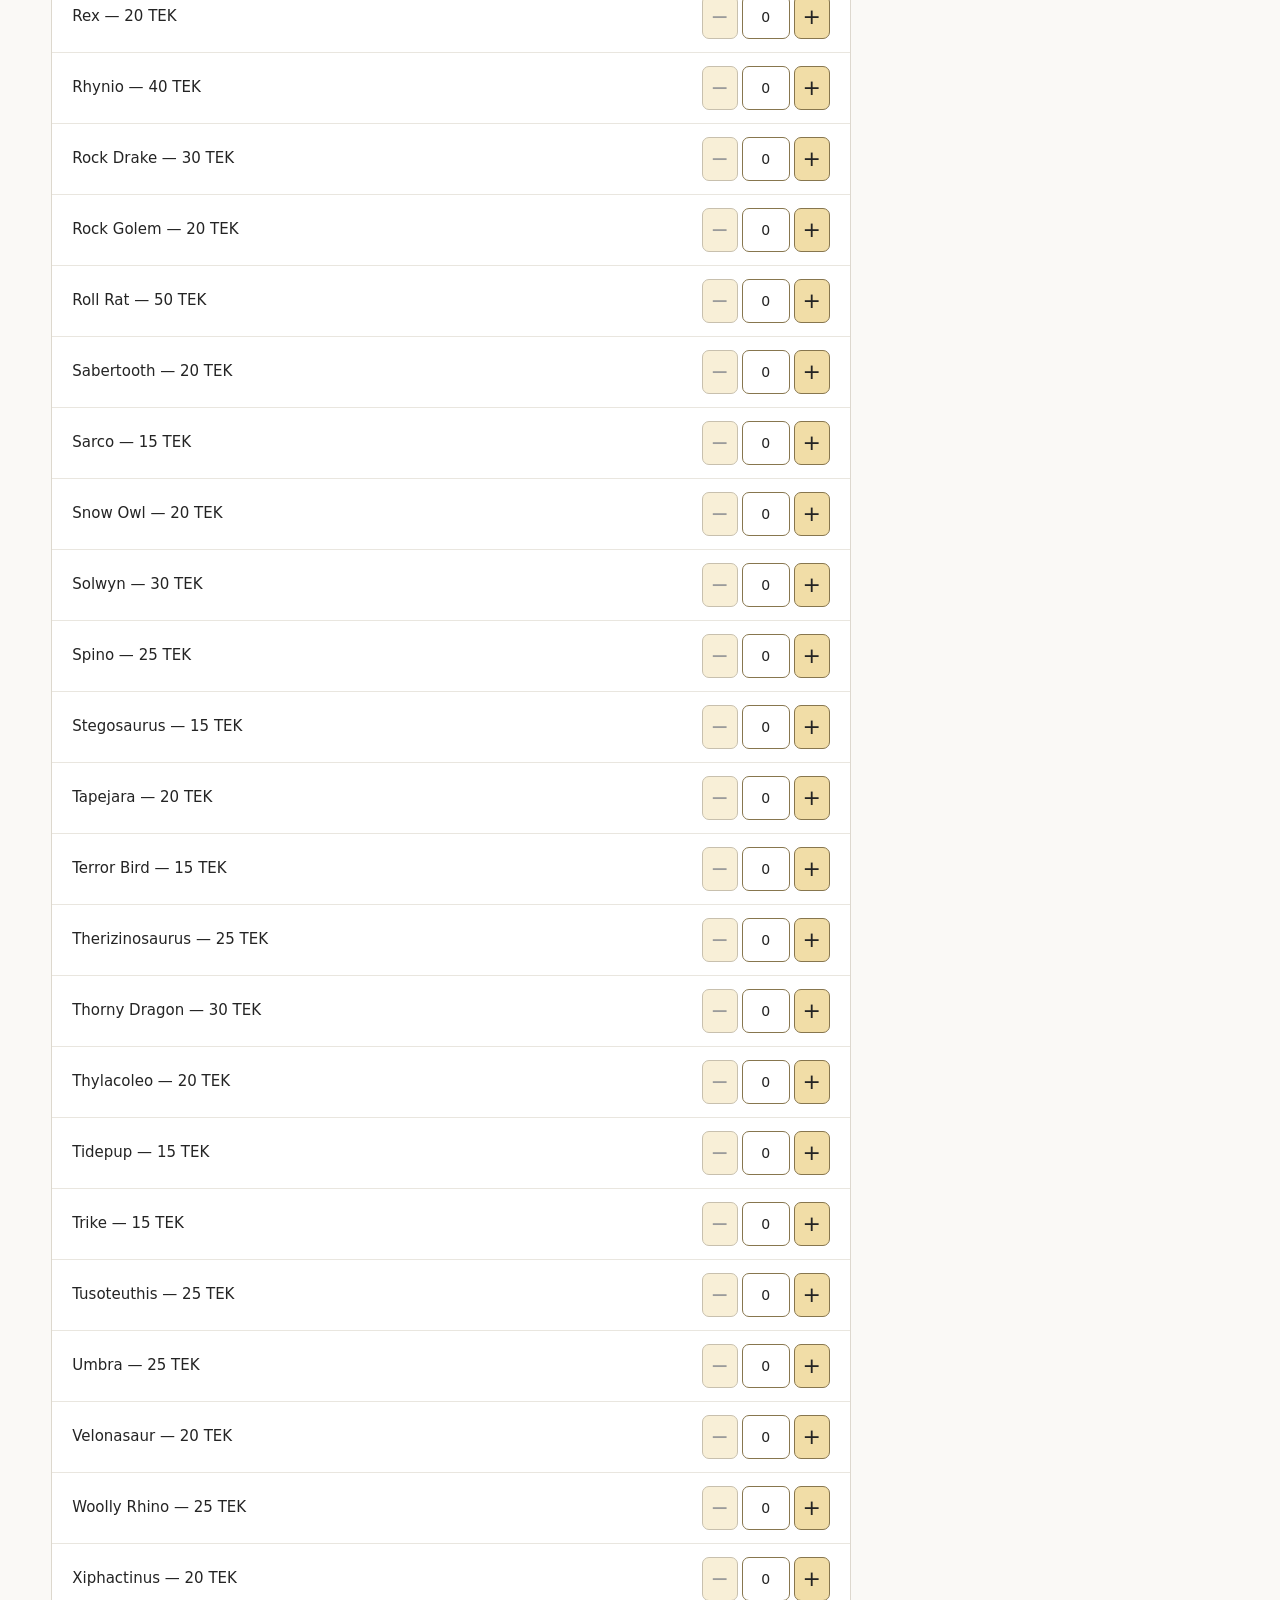
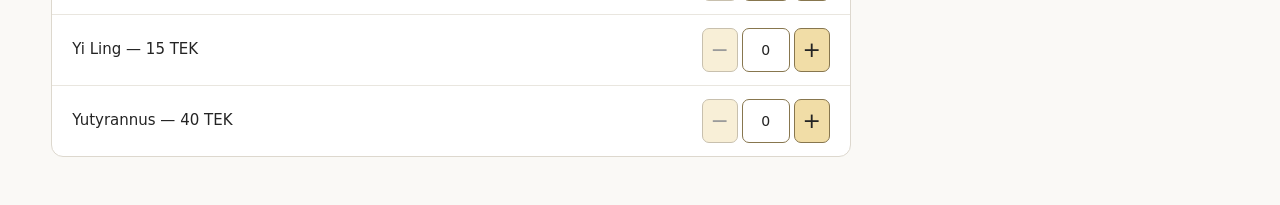
<file: client.html>
<!DOCTYPE html>
<html lang="en">

<head><meta http-equiv="Content-Security-Policy" content="default-src 'self'; script-src 'self' 'sha256-927hsJyj1to085PUiPN2dTg1efRrtIUv5Wu7n6MhX48=' 'sha256-U4eopndNAF890AcCunJb3KzGOBnI9cLz7kgUsNxLN00=' 'sha256-vuj+UOEFw2tU9LnKO7ZCpKd2IX0sKDv2BOsFbd9/uDs='; script-src-attr 'none'; style-src 'self' 'unsafe-inline'; img-src 'self' blob: data:; connect-src 'self' https://blacksmith-sync.h255y626rp.workers.dev; font-src 'self' data:; object-src 'none'; base-uri 'none'; form-action 'self'; frame-src 'none'"><meta name="referrer" content="no-referrer"><script src="theme.js?v=20261026-site"></script><script src="auth-client.js?v=20261026-public"></script>
<link rel="icon" type="image/svg+xml" href="favicon.svg?v=forge-20261017">
  <meta charset="utf-8">
  <title>Client Calculator</title>
  <meta name="viewport" content="width=device-width, initial-scale=1">




  <style>
:root{color-scheme:light;--bg:#faf9f6;--panel:#ffffff;--line:#ddd8ce;--muted:#595959;--text:#242424;--accent:#745610}
*{box-sizing:border-box}body{margin:0;background:var(--bg);color:var(--text);font:15px/1.55 -apple-system,BlinkMacSystemFont,"Segoe UI",sans-serif;padding:32px clamp(16px,4vw,64px);max-width:1600px;margin:auto}h1,h2,h3,p{margin:0}h1{font-size:clamp(28px,3vw,40px);font-weight:600;letter-spacing:-1.2px}h2{font-size:20px;font-weight:600}h3{font-size:16px;font-weight:600}button,input,select{font:inherit}button,select{cursor:pointer}button:focus-visible,input:focus-visible,select:focus-visible,summary:focus-visible{outline:2px solid var(--accent);outline-offset:3px}button:disabled{opacity:.45;cursor:not-allowed}[hidden]{display:none!important}.masthead{display:flex;justify-content:space-between;align-items:center;gap:20px;margin-bottom:32px;padding-bottom:24px;border-bottom:1px solid var(--line)}.eyebrow{text-transform:uppercase;letter-spacing:2px;font-size:11px;color:var(--accent);margin-bottom:8px}.subtitle{color:var(--muted);margin-top:8px}.mode-tag{border:1px solid var(--line);padding:8px 14px;border-radius:30px;color:var(--muted);white-space:nowrap;font-size:12px}.workspace{display:grid;grid-template-columns:minmax(0,1fr) 350px;gap:28px;align-items:start}.catalog{min-width:0}.catalog-toolbar{display:flex;gap:12px;margin-bottom:18px}.catalog-toolbar input{flex:1;min-width:0}.form-control,.form-select{background:#ffffff;color:var(--text);border:1px solid #87764e;border-radius:8px;padding:9px 12px;min-height:40px;max-width:100%}.form-select{padding-right:26px}.form-label{font-size:12px;color:var(--muted);display:block;margin-bottom:6px}.catalog-tabs{display:flex;flex-wrap:wrap;gap:8px;margin-bottom:24px}.catalog-tab{background:transparent;color:var(--muted);border:1px solid var(--line);border-radius:24px;padding:8px 13px;font-size:13px}.catalog-tab[aria-pressed=true]{background:var(--accent);border-color:var(--accent);color:#ffffff}.catalog-panel{border:1px solid var(--line);border-radius:12px;overflow:hidden;margin-bottom:16px;background:var(--panel)}.catalog-panel>h2{padding:20px 20px 4px}.catalog-panel>p{padding:0 20px 14px;font-size:12px;color:var(--muted)}.table{width:100%;border-collapse:collapse;margin:0}.table th{text-align:left;font-weight:500;color:var(--muted);font-size:11px;text-transform:uppercase;letter-spacing:1px;padding:14px 20px;border-bottom:1px solid var(--line)}.table td{padding:13px 20px;border-bottom:1px solid #e9e6df;vertical-align:middle}.table tr:last-child td{border-bottom:0}.table td:last-child,.table th:last-child{width:92px}.table .form-select{width:72px;padding:6px 10px;min-height:36px}.table tr.selected td{background:#f4eedf}.category-row td{font-size:11px;text-transform:uppercase;letter-spacing:1px;color:var(--accent);background:#f7f3e8;padding-top:16px;padding-bottom:9px}.stat{display:block;color:var(--muted);font-size:12px;margin-top:3px}.item-alternative{display:block;color:var(--accent);font-size:12px}.order-panel{position:sticky;top:24px;border:1px solid var(--line);border-radius:12px;padding:22px;background:var(--panel);max-height:calc(100vh - 48px);overflow:auto}.order-heading{display:flex;justify-content:space-between;align-items:center;padding-bottom:18px;border-bottom:1px solid var(--line)}.order-count{font-size:12px;color:var(--muted)}.basket{padding:16px 0;border-bottom:1px solid var(--line);margin-bottom:18px}.basket-row{display:flex;justify-content:space-between;gap:12px;font-size:13px;padding:4px 0}.empty-basket{color:var(--muted);font-size:13px}.output,.order-panel>.mb-3,.order-panel>.row{margin-top:18px}.order-panel h2,.order-panel h3{font-size:14px;margin-bottom:12px}.payment-controls .row{display:grid;grid-template-columns:1fr;gap:12px}.payment-note,.note,.important{font-size:11px;color:var(--muted);margin-top:8px}.payment-error{color:#a12218}.row{display:flex;flex-wrap:wrap;gap:12px}.col-auto{flex:1;min-width:100px}.btn{border:0;border-radius:8px;padding:9px 14px;min-height:40px;font-size:13px;background:#f1eee6;color:var(--text)}.btn-primary{background:var(--accent);color:#ffffff;font-weight:600}.btn-secondary{background:transparent;border:1px solid #87764e;color:var(--text)}.btn-warning{background:var(--accent);color:#ffffff}.order-panel .btn{margin-top:8px}.order-panel .btn-primary{width:100%}.order-panel [style*="margin-top:32px"]{margin-top:0!important;flex-basis:100%}.order-panel [id^=copyMsg]{font-size:12px}pre{font:12px/1.65 ui-monospace,SFMono-Regular,Menlo,monospace;white-space:pre-wrap;overflow-wrap:anywhere;color:#333333;margin:12px 0;max-height:380px;overflow:auto}.message-details{margin-top:18px;border-top:1px solid var(--line);padding-top:16px}.message-details summary,.internal-tools summary{cursor:pointer;font-size:13px;color:var(--text)}.internal-tools{margin-top:28px;border:1px solid var(--line);border-radius:12px;padding:20px;background:var(--panel)}.internal-tools .output{padding:16px 0;border-bottom:1px solid var(--line)}.internal-tools .output:last-child{border-bottom:0}.internal-tools h3{margin-bottom:12px}.empty-results{color:var(--muted);padding:24px;border:1px dashed var(--line);border-radius:12px}.selected-filter{white-space:nowrap}.selected-filter[aria-pressed=true]{color:var(--accent);border-color:var(--accent)}.payment-controls pre{font-family:inherit;font-size:12px;padding:12px;border-radius:8px;background:#f7f3e8}.order-panel .form-select{width:100%;max-width:100%!important}.mb-2{margin-bottom:12px}.internal-tools .form-control{width:100%}
@media(max-width:1000px){.workspace{grid-template-columns:minmax(0,1fr) 310px;gap:18px}body{padding:24px}.table td,.table th{padding-left:14px;padding-right:14px}}
@media(max-width:760px){body{padding:20px 14px}.masthead{margin-bottom:22px;align-items:flex-start}.mode-tag{display:none}.workspace{grid-template-columns:1fr}.order-panel{position:static;max-height:none;order:2}.catalog-toolbar{flex-wrap:wrap}.catalog-toolbar input{flex-basis:100%}.catalog-tabs{gap:6px}.catalog-tab{font-size:12px;padding:7px 11px}.table td{font-size:13px}.table td:last-child{width:75px}.table .form-select{width:62px}.catalog-panel>h2{font-size:18px}.subtitle{font-size:13px}.order-panel{padding:18px}}

.order-jump{display:none;text-decoration:none}@media(max-width:760px){.order-jump{display:inline-block}}

input::placeholder{color:#595959;opacity:1}a:focus-visible{outline:2px solid var(--accent);outline-offset:3px}.message-visible{margin-top:18px;border-top:1px solid var(--line);padding-top:16px}.message-visible pre{max-height:none}.order-cost{color:var(--accent);font-size:18px;font-weight:600;margin-top:12px}.skip-link{position:absolute;left:16px;top:-100px;background:var(--accent);color:#000;padding:10px;z-index:10}.skip-link:focus{top:12px}.catalog-tab,.btn,.form-select{min-height:44px}.table .form-select{min-height:44px}

.catalog-tab{border-color:#87764e}.btn-primary,.btn-warning,.catalog-tab[aria-pressed=true]{background:#f1dda7;color:#242424;border:1px solid #87764e}.skip-link{background:#745610;color:#fff}.mode-tag{border-color:#ddd8ce}.order-cost{color:#745610}

.table td:last-child,.table th:last-child{width:152px}.quantity-control{display:grid;grid-template-columns:36px 48px 36px;gap:4px;align-items:center}.quantity-control button{height:44px;min-height:44px;padding:0;background:#f1dda7;color:#242424;border:1px solid #87764e;border-radius:7px;font-size:22px;line-height:1}.quantity-control button:disabled{opacity:.45}.quantity-input{width:48px;height:44px;border:1px solid #87764e;border-radius:7px;background:#fff;color:#242424;text-align:center;padding:0;font-size:14px;appearance:textfield;-moz-appearance:textfield}.quantity-input::-webkit-inner-spin-button,.quantity-input::-webkit-outer-spin-button{-webkit-appearance:none;margin:0}@media(max-width:760px){.table td:last-child,.table th:last-child{width:138px}.table td{padding-left:10px;padding-right:10px}}

:root[data-theme=dark]{color-scheme:dark;--bg:#080808;--panel:#151515;--line:#55514a;--muted:#c7c7c7;--text:#f5f5f5;--accent:#f1d78c}
:root[data-theme=dark] .form-control,:root[data-theme=dark] .form-select,:root[data-theme=dark] .quantity-input{background:#202020;color:var(--text);border-color:#a08b58}
:root[data-theme=dark] .catalog-tab,:root[data-theme=dark] .btn-secondary{border-color:#a08b58}
:root[data-theme=dark] .catalog-tab[aria-pressed=true],:root[data-theme=dark] .btn-primary,:root[data-theme=dark] .btn-warning,:root[data-theme=dark] .quantity-control button{background:#f1d78c;color:#151515;border-color:#f1d78c}
:root[data-theme=dark] .btn{background:#292929;color:var(--text)}
:root[data-theme=dark] .btn-primary,:root[data-theme=dark] .btn-warning{background:#f1d78c;color:#151515}
:root[data-theme=dark] .table td{border-color:#444}
:root[data-theme=dark] .table tr.selected td{background:#302b1c}
:root[data-theme=dark] .category-row td,:root[data-theme=dark] .payment-controls pre{background:#252116}
:root[data-theme=dark] pre{color:#ededed}
:root[data-theme=dark] .order-cost{color:var(--accent)}
:root[data-theme=dark] input::placeholder{color:#c7c7c7}
:root[data-theme=dark] .payment-error{color:#ffb4aa}
.theme-controls{display:flex;flex-direction:column;align-items:flex-end;gap:8px;flex-shrink:0}.theme-controls .btn{white-space:nowrap}.theme-controls .system-theme{font-size:12px;padding:5px 10px;min-height:32px}.theme-controls .mode-tag{margin-bottom:4px}
@media(max-width:760px){.masthead{flex-wrap:wrap}.theme-controls{flex-direction:row;align-items:center;flex-wrap:wrap}.theme-controls .system-theme{min-height:44px}}

/* Keep dropdown arrows clear of the border and option text. */
select.form-select{
  appearance:none;-webkit-appearance:none;
  padding-right:42px;
  background-image:url("data:image/svg+xml,%3Csvg xmlns='http://www.w3.org/2000/svg' width='16' height='16' viewBox='0 0 16 16'%3E%3Cpath d='M3 6l5 5 5-5' fill='none' stroke='%23595959' stroke-width='1.7' stroke-linecap='round' stroke-linejoin='round'/%3E%3C/svg%3E");
  background-repeat:no-repeat;background-position:right 14px center;background-size:16px 16px;
}
:root[data-theme=dark] select.form-select{
  background-repeat:no-repeat;background-position:right 14px center;background-size:16px 16px;
  background-image:url("data:image/svg+xml,%3Csvg xmlns='http://www.w3.org/2000/svg' width='16' height='16' viewBox='0 0 16 16'%3E%3Cpath d='M3 6l5 5 5-5' fill='none' stroke='%23c7c7c7' stroke-width='1.7' stroke-linecap='round' stroke-linejoin='round'/%3E%3C/svg%3E");
}
@media(forced-colors:active){select.form-select{appearance:auto;background-image:none}}
</style>
<style>
/* Accessibility: flexible text, high-contrast keyboard focus, and hidden announcements. */
.a11y-status{position:absolute;width:1px;height:1px;padding:0;margin:-1px;overflow:hidden;clip-path:inset(50%);white-space:nowrap;border:0}
:where(a,button,input,select,textarea,summary,[tabindex]):focus-visible{outline:3px solid #745610;outline-offset:3px}
:root[data-theme=dark] :where(a,button,input,select,textarea,summary,[tabindex]):focus-visible{outline-color:#f1d78c}
.workspace>*,.row>*,.catalog,.catalog-panel,.ready-order-card,.inventory-material,.summary>*{min-width:0}
button,.btn,.catalog-tab,.cloud-state-badge{white-space:normal;overflow-wrap:anywhere;max-width:100%;height:auto}
pre,h1,h2,h3,p,label{overflow-wrap:anywhere}
.order-undo{padding:12px;border:1px solid #87764e;border-radius:8px}
.skip-link{position:absolute;top:-200px;left:12px;padding:12px;z-index:100;background:#745610;color:#fff}.skip-link:focus{top:12px}
@media(forced-colors:active){:where(a,button,input,select,textarea,summary,[tabindex]):focus-visible{outline:3px solid Highlight}.ready-order-card,.inventory-material{border:2px solid CanvasText}}
</style>
<link rel="stylesheet" href="theme.css?v=20261026-site"><link rel="stylesheet" href="site-navigation.css?v=20261026"><script src="site-navigation.js?v=20261102-hover" defer></script><script src="client-draft.js?v=20261107-discount" defer></script><script src="tab-navigation.js?v=20261026"></script><link rel="stylesheet" href="accessibility.css?v=20261102-button-hover"><script src="accessibility.js?v=20261102" defer></script>
<script src="order-menu.js?v=20261102-navigation-hover" defer></script>
</head>

<body class="container-fluid">

  <h1>Client Calculator</h1>
  

  
  <h2>Regular Saddles</h2>
  <table class="table table-dark table-sm table-zebra">
    <thead>
      <tr>
        <th>Item</th>
        <th>Qty</th>
      </tr>
    </thead>
    <tbody id="regular"></tbody>
  </table>

  <h2>Companion Saddles</h2>
  <table class="table table-dark table-sm table-zebra">
    <thead><tr><th>Item</th><th>Qty</th></tr></thead>
    <tbody id="companion"></tbody>
  </table>

  <h2>Platform Saddles</h2>
  <table class="table table-dark table-sm table-zebra">
    <thead>
      <tr>
        <th>Item</th>
        <th>Qty</th>
      </tr>
    </thead>
    <tbody id="platform"></tbody>
  </table>

  <h2>Tek Saddles</h2>
  <table class="table table-dark table-sm table-zebra">
    <thead>
      <tr>
        <th>Item</th>
        <th>Qty</th>
      </tr>
    </thead>
    <tbody id="teksaddles"></tbody>
  </table>

  <h2>Equipment</h2>
  <table class="table table-dark table-sm table-zebra">
    <thead>
      <tr>
        <th>Item</th>
        <th>Qty</th>
      </tr>
    </thead>
    <tbody id="tier1"></tbody>
  </table>

<!--  <h2>Equipment – Tier 2</h2>
  <table class="table table-dark table-sm table-zebra">
    <thead>
      <tr>
        <th>Item</th>
        <th>Qty</th>
      </tr>
    </thead>
    <tbody id="tier2"></tbody>
  </table>

-->

  <h2>Cursed Tier 1</h2>
  <table class="table table-dark table-sm table-zebra">
    <thead>
      <tr>
        <th>Item</th>
        <th>Qty</th>
      </tr>
    </thead>
    <tbody id="cursed1"></tbody>
  </table>

  <h2>Cursed Tier 2</h2>
  <p>(requires: LC Expansion)</p>
  <table class="table table-dark table-sm table-zebra">
    <thead>
      <tr>
        <th>Item</th>
        <th>Qty</th>
      </tr>
    </thead>
    <tbody id="cursed2"></tbody>
  </table>
  <p class="important">Cursed Gear/Items are not guaranteed to be max armor/damage</p>

  <h2>Skiff</h2>
  <table class="table table-dark table-sm table-zebra"><thead><tr><th>Item</th><th>Qty</th></tr></thead><tbody id="skiff"><tr><td>Skiff<br><small>Delivery only. <span data-skiff-price>200</span> Tek flat fee for a Skiff-only order, or free with other delivery items.</small></td><td><select class="form-select form-select-sm" data-group="teksaddles" data-name="Skiff"><option>0</option><option>1</option></select></td></tr></tbody></table>
  <p id="skiffStatus" role="status"></p>
  <div class="mb-3" id="reinforceBox" style="display:none;">
    <h2>Reinforce</h2>
    <select id="reinforceSelect" class="form-select form-select-sm" style="max-width:200px">
      <option value="no">No</option>
      <option value="yes">Yes</option>
    </select>
    <div class="note">Applies to weapons, tools, and armor only. Adds 30% Durability.</div>
  </div>

  <div class="output payment-controls">
    <h2>Payment</h2>
    <div class="row g-2">
      <div class="col-12 col-sm-4">
        <label class="form-label" for="paymentMethod">Payment Method</label>
        <select id="paymentMethod" class="form-select form-select-sm">
          <option value="tek">Tek</option>
          <option value="alternative">Resources</option>
          <option value="hexagons">Hexagons</option>
        </select>
      </div>
      <div class="col-12 col-sm-8" id="paymentResourceBox" hidden>
        <label class="form-label" for="paymentResource">Payment Resource</label>
        <select id="paymentResource" class="form-select form-select-sm"></select>
        <p class="payment-note">Pay with one resource. Preferred discounts apply to items only; reinforcement and delivery convert at full rate.</p>
      </div>
    </div>
    <pre id="paymentDetails" aria-live="polite" hidden></pre>
  </div>

  <div class="mb-3">
    <h2>Delivery</h2>
    <select id="deliverySelect" class="form-select form-select-sm" style="max-width:200px">
      <option value="no">No</option>
      <option value="yes">Yes</option>
    </select>
    <div class="note">Delivery Fee is 100 TEK, or 25% of order total (whichever is greater). Skiff-only delivery is included in the <span data-skiff-price>200</span> Tek total.</div>
  </div>
  
<fieldset id="starfallDiscountBox" style="margin:18px 0;padding:12px;border:1px solid var(--line);border-radius:8px"><legend>Starfall discount</legend><p class="note">Select one eligible group. Applies to the full order total, including reinforcement and delivery. Rounded up to whole Tek.</p><input type="hidden" id="starfallDiscount" value=""><label class="check" style="display:flex;gap:8px;align-items:center;padding:8px 0"><input type="checkbox" data-starfall-discount aria-label="Starfall Staff — 20%" value="Staff"> Starfall Staff — 20%</label><label class="check" style="display:flex;gap:8px;align-items:center;padding:8px 0"><input type="checkbox" data-starfall-discount aria-label="Young Guard — 10%" value="Young Guard"> Young Guard — 10%</label><label class="check" style="display:flex;gap:8px;align-items:center;padding:8px 0"><input type="checkbox" data-starfall-discount aria-label="Supporter — 5%" value="Supporter"> Supporter — 5%</label></fieldset>
  <div class="output">
    <pre id="orderSummary"></pre>
    <p id="copyOrderError" role="alert" tabindex="-1" hidden style="color:#b3261e"></p>
    <button class="btn btn-sm btn-primary" data-payment-copy data-security-action="action0">Copy to Clipboard</button>
    <span id="copyMsg" style="margin-left:10px;color:#4caf50;display:none;">Copied!</span>
    <button class="btn btn-sm btn-secondary" data-security-action="action1">Reset</button>
  </div>

  <script src="starfall-discounts.js?v=20261107"></script><script src="pricingEngine.js?v=20261108-base-materials"></script>
  <script src="blacksmith.js?v=20261118-custom-shop"></script>
  <script>

    /* =============================
       UNIVERSAL CURSED STOCK
    ============================= */

    const CURSED_STOCK = {

      tier1: {
        weapons: {},
        tools: {},
        armor: {
          "Flak Boots": 5,
          "Flak Leggings": 5
        }
      },

      /* tier2: {
        weapons: {
          "Compound Bow": 1,
          "Cross Bow": 5,
          "Harpoon": 1,
          "Longneck Rifle": 5,
          "Pike": 5,
          "Pump Shotgun": 1,
          "Sword": 5
        },
        tools: {
          "Chainsaw": 5,
          "Hatchet": 5,
          "Pick": 5
        },
        armor: {
          "Flak Chest": 5,
          "Flak Gloves": 5,
          "Flak Helmet": 5,
          "Flak Leggings": 5
        },
        tek: {
          "Tek Suits (Limit 2)": 2
        }
      } */
    };

    /* =============================
       QTY SELECT
    ============================= */

    function qtySelect(group, name) {

      const saddleGroups = ["regular", "platform", "teksaddles"];
      const category = name.split("|")[0];
      const cursed = group === "cursed1" || group === "cursed2";
      let maxQty = saddleGroups.includes(group) ? 20 :
        cursed && (category === "weapons" || category === "tools") ? 2 : 5;

      // Apply stock limits for cursed + tier2
      if (group === "cursed1" || group === "cursed2" || group === "tier2") {

        const tier = group === "cursed1" ? "tier1" : "tier2";
        const [category, itemName] = name.split("|");

        const stock = CURSED_STOCK?.[tier]?.[category]?.[itemName];

        if (typeof stock === "number") {
          maxQty = Math.min(maxQty, stock);

          if (stock === 0) {
            return `
          <select class="form-select form-select-sm" disabled>
            <option>Sold Out</option>
          </select>
        `;
          }
        }
      }

      return `
    <select class="form-select form-select-sm"
            data-group="${group}"
            data-name="${name}">
      ${Array.from({ length: maxQty + 1 }, (_, i) =>
        `<option>${i}</option>`
      ).join("")}
    </select>
  `;
    }

    /* =============================
       STAT FORMATTER
    ============================= */

    function formatStats(materials = {}, showDurability = true) {

      const stats = [];

      if (showDurability && "D" in materials) stats.push(`Durability: ${materials.D}`);
      if ("J" in materials) stats.push(`Armor: ${materials.J}`);
      if ("Q" in materials) stats.push(`Damage: ${materials.Q}`);

      return stats.length
        ? ` <span class="stat">(${stats.join(", ")})</span>`
        : "";
    }

    /* =============================
       BUILDERS
    ============================= */

    function buildSimple(id, data, group = id) {
      const t = document.getElementById(id);
      Object.entries(data).forEach(([name, itemData]) => {
        t.insertAdjacentHTML("beforeend", `
      <tr>
        <td>${name} — <span data-blueprint-shop-price>${itemData.tek}</span> TEK${formatStats(itemData.materials, name !== "Enigmasaur")}<span class="item-alternative" data-item-cc="${itemData.tek}" hidden></span></td>
        <td>${qtySelect(group, name)}</td>
      </tr>
    `);
      });
    }

    function buildNested(id, data) {
      const t = document.getElementById(id);

      Object.keys(data).forEach(category => {
        const items = Object.entries(data[category]);
        if (!items.length) return;

        t.insertAdjacentHTML(
          "beforeend",
          `<tr class="category-row"><td colspan="2">${category}</td></tr>`
        );

        items.forEach(([item, itemData]) => {
          t.insertAdjacentHTML("beforeend", `
        <tr>
          <td>${item} — <span data-blueprint-shop-price>${itemData.tek}</span> TEK${formatStats(itemData.materials)}<span class="item-alternative" data-item-cc="${itemData.tek}" hidden></span></td>
          <td>${qtySelect(id, `${category}|${item}`)}</td>
        </tr>
      `);
        });
      });
    }

    /* =============================
       BUILD UI
    ============================= */

    buildSimple("regular", Object.fromEntries(Object.entries(BLACKSMITH.saddles.regular).filter(([name]) => !name.startsWith("Companion "))));
    buildSimple("companion", Object.fromEntries(Object.entries(BLACKSMITH.saddles.regular).filter(([name]) => name.startsWith("Companion "))), "regular");
    buildSimple("platform", BLACKSMITH.saddles.platform);
    buildSimple("teksaddles", Object.fromEntries(Object.entries(BLACKSMITH.saddles.teksaddles).filter(([name])=>name!=="Skiff")));
    buildNested("tier1", BLACKSMITH.equipment.tier1);
    if (BLACKSMITH.equipment.tier2) buildNested("tier2", BLACKSMITH.equipment.tier2);
    if (BLACKSMITH.cursed?.tier1) buildNested("cursed1", BLACKSMITH.cursed.tier1);
    if (BLACKSMITH.cursed?.tier2) buildNested("cursed2", BLACKSMITH.cursed.tier2);

    const paymentUI = DTJ_PRICING.initializePaymentUI(calc, "client");

    document.addEventListener("change", event => {
      if (event.target.id !== "paymentMethod" && event.target.id !== "paymentResource") calc();
    });

    /* =============================
       CALC
    ============================= */

    window.addEventListener('blacksmith-blueprint-pricing-change', () => {
      for (const select of document.querySelectorAll('select[data-group]')) {
        const {group, name} = select.dataset;
        const [category, itemName] = name.split('|');
        const item = BLACKSMITH.saddles[group]?.[name] ??
          (group.startsWith('cursed') ? BLACKSMITH.cursed['tier' + group.slice(-1)] : BLACKSMITH.equipment[group])?.[category]?.[itemName];
        const row = select.closest('tr');
        const price = row?.querySelector('[data-blueprint-shop-price]');
        if (!item || !price) continue;
        price.textContent = String(item.tek);
        row.querySelector('[data-item-cc]').dataset.itemCc = String(item.tek);
      }
      calc();
    });

    function calc() {

      document.getElementById("copyOrderError").hidden=true;
      let totalTek = 0;
      let skiffs=0;
      const delivery = document.getElementById("deliverySelect").value === "yes";
      let totalItems = 0;
      let reinforceEligibleTek = 0;
      let hasNonSaddle = false;

      const output = { saddle: [], tier1: [], tier2: [], cursed1: [], cursed2: [] };

      document.querySelectorAll("select[data-group]").forEach(sel => {

        const qty = +sel.value;
        if (!qty) return;

        if(sel.dataset.name==="Skiff"){skiffs=qty;return;}
        totalItems += qty;

        const group = sel.dataset.group;
        const name = sel.dataset.name;
        let item;

        if (group === "regular" || group === "platform" || group === "teksaddles") {
          item = BLACKSMITH.saddles[group][name];
          output.saddle.push(`${qty} ${name}`);
        }
        else if (group === "tier1" || group === "tier2") {
          const [category, itemName] = name.split("|");
          item = BLACKSMITH.equipment[group][category][itemName];
          output[group].push(`${qty} ${category.toLowerCase()} – ${itemName}`);
        }
        else if (group === "cursed1" || group === "cursed2") {
          const tier = group === "cursed1" ? "tier1" : "tier2";
          const [category, itemName] = name.split("|");
          item = BLACKSMITH.cursed[tier][category][itemName];
          output[group].push(`${qty} ${category.toLowerCase()} – ${itemName}`);
        }

        totalTek += item.tek * qty;

        if (group !== "regular" && group !== "platform" && group !== "teksaddles") {
          hasNonSaddle = true;
          reinforceEligibleTek += item.tek * qty;
        }
      });

      const reinforceBox = document.getElementById("reinforceBox");
      reinforceBox.style.display = hasNonSaddle ? "block" : "none";
      if (!hasNonSaddle) document.getElementById("reinforceSelect").value = "no";

      const reinforceYes = hasNonSaddle &&
        document.getElementById("reinforceSelect").value === "yes";

      const reinforceMarkup = reinforceYes
        ? Math.ceil(reinforceEligibleTek * 0.30)
        : 0;

      const orderTotal = totalTek + reinforceMarkup;
      const skiff=window.blacksmithSkiffPricing(orderTotal,totalItems,skiffs,delivery);
      if(skiff.included){output.saddle.push(`${skiff.included} Skiff`);totalItems+=skiff.included;totalTek+=skiff.skiffTek;}
      document.getElementById('skiffStatus').textContent=skiffs?window.blacksmithOrderNotes('1 Skiff',false).trim()+(delivery?'':'\n\nSkiff selected but not included. Choose Delivery to add it.'):'';
      const deliveryFee = skiff.deliveryFee;

      const paymentTotal = orderTotal + skiff.skiffTek + deliveryFee;
      const starfall=document.getElementById('starfallDiscount').value;const payment = paymentUI.update(totalTek, { reinforcementTek: reinforceMarkup, deliveryTek: deliveryFee, reinforce: reinforceYes,starfallDiscount:starfall });

      let summary = `Name: @your name
Order:
`;

      if (output.saddle.length) summary += `Saddle:\n${output.saddle.join("\n")}\n\n`;
      if (output.tier1.length) summary += `Equipment\n${output.tier1.join("\n")}\n\n`;
      if (output.tier2.length) summary += `Tier 2\n${output.tier2.join("\n")}\n\n`;
      if (output.cursed1.length) summary += `Cursed Tier 1\n${output.cursed1.join("\n")}\n\n`;
      if (output.cursed2.length) summary += `Cursed Tier 2\n${output.cursed2.join("\n")}\n\n`;

      if (reinforceYes) summary += `Reinforced: Yes\n`;
      if (delivery) summary += `Delivery: Yes\n`;
      if(starfall)summary+=`Starfall: ${starfall}\n`;

      summary += `${payment.paymentText}
Total Items: ${totalItems}
Trader: <@1303790610620350587>`;

      document.getElementById("orderSummary").textContent = summary;
    }

    function copyOrder() {
      const skiffSelect=document.querySelector('select[data-name="Skiff"]');
      const error=document.getElementById('copyOrderError');
      if(Number(skiffSelect?.value)>0&&document.getElementById('deliverySelect').value!=='yes'){
        error.textContent='Skiff is available for delivery only. Select Yes under Delivery, or remove Skiff before copying your order.';error.hidden=false;error.focus({preventScroll:true});return;
      }
      error.hidden=true;error.textContent='';
      if (document.querySelector("[data-payment-copy]").disabled) return;
      navigator.clipboard.writeText(
        document.getElementById("orderSummary").textContent
      ).then(() => {
        const m = document.getElementById("copyMsg");
        m.style.display = "inline";
        setTimeout(() => m.style.display = "none", 1500);
      });
    }

    function resetAll() {
      document.getElementById('starfallDiscount').value='';for(const input of document.querySelectorAll('[data-starfall-discount]'))input.checked=false;
      document.querySelectorAll("select").forEach(s => s.value = 0);
      document.getElementById("deliverySelect").value = "no";
      document.getElementById("reinforceSelect").value = "no";
      document.getElementById("reinforceBox").style.display = "none";
      document.getElementById("skiffStatus").textContent="";
      paymentUI.reset();
      document.getElementById("orderSummary").textContent = "";
    }

  </script>
<script>
(function redesignCalculator() {
  const internal = document.title.includes("Internal");
  const body = document.body;
  const heading = body.querySelector("h1");
  const masthead = document.createElement("header");
  masthead.className = "masthead";
  masthead.innerHTML = `<div><div class="eyebrow">Blacksmith / ${internal ? "Operations" : "Order desk"}</div><h1>${internal ? "Build & manage orders" : "Make it. Equip it."}</h1><p class="subtitle">${internal ? "Prepare materials, organize pickup, and send the customer message." : "Choose your gear, set quantities, and copy your order."}</p></div>`;
  heading.replaceWith(masthead);
  const themeControls=document.createElement('div');themeControls.className='theme-controls';
  themeControls.innerHTML='<button type="button" class="btn btn-secondary" id="themeToggle">Dark mode</button><button type="button" class="btn btn-secondary system-theme" id="systemTheme">Use device theme</button>';
  masthead.append(themeControls);
  function refreshThemeControls(){const dark=document.documentElement.dataset.theme==='dark';document.getElementById('themeToggle').textContent=dark?'Light mode':'Dark mode';document.getElementById('themeToggle').setAttribute('aria-label',dark?'Switch to light mode':'Switch to dark mode');document.getElementById('systemTheme').hidden=!window.BLACKSMITH_THEME.preference;}
  document.getElementById('themeToggle').addEventListener('click',()=>window.BLACKSMITH_THEME.set(document.documentElement.dataset.theme==='dark'?'light':'dark'));
  document.getElementById('systemTheme').addEventListener('click',()=>window.BLACKSMITH_THEME.set(null));window.addEventListener('blacksmith-theme-change',refreshThemeControls);refreshThemeControls();
  const workspace = document.createElement("main"); workspace.className = "workspace";workspace.id="calculatorWorkspace";workspace.tabIndex=-1;
  const skip=document.createElement("a");skip.className="skip-link";skip.href="#calculatorWorkspace";skip.textContent="Skip to calculator";body.prepend(skip);
  const catalog = document.createElement("section"); catalog.className = "catalog";catalog.setAttribute("aria-label", "Item catalog");
  catalog.innerHTML = `<div class="catalog-toolbar"><input class="form-control" id="catalogSearch" type="search" placeholder="Search items…" aria-label="Search all items"><button type="button" class="btn btn-secondary selected-filter" aria-pressed="false">Selected items</button><a class="btn btn-secondary order-jump" href="#orderPanel">View order</a></div><nav class="catalog-tabs" aria-label="Item categories"></nav>`;
  const tabs = catalog.querySelector("nav");
  const panels = [];
  for (const id of ["regular", "companion", "platform", "teksaddles", "tier1", "tier2", "cursed1", "cursed2", "skiff"]) {
    const tbody = document.getElementById(id);
    if (!tbody || !tbody.querySelector("select[data-group]")) {
      if (tbody) { const table=tbody.closest("table"); const h=table.previousElementSibling;if(h?.tagName==="H2")h.remove();table.remove(); }
      continue;
    }
    const table = tbody.closest("table");
    let h = table.previousElementSibling;
    const before = [];
    while (h && h.tagName !== "H2") { before.unshift(h); h = h.previousElementSibling; }
    const panel = document.createElement("section");panel.className="catalog-panel";panel.dataset.group=id;
    const label = h?.textContent || id;
    if(h)panel.append(h);for(const el of before)panel.append(el);panel.append(table);
    if (id === "cursed2") { const note=body.querySelector(".important");if(note)panel.append(note); }
    catalog.append(panel);panels.push(panel);
    const button=document.createElement("button");button.type="button";button.className="catalog-tab";button.textContent=label.replace("Equipment – ","");button.dataset.group=id;button.setAttribute("aria-pressed",panels.length===1?"true":"false");tabs.append(button);
  }
  // One browsing tab; recipes, selectors, stock limits and summaries keep their tiers.
  const cursedPanels=panels.filter(panel=>['cursed1','cursed2'].includes(panel.dataset.group));
  if(cursedPanels.length){
    const combined=document.createElement('section');combined.dataset.group='cursed';combined.className='cursed-gear-group';
    for(const panel of cursedPanels){combined.append(panel);panels.splice(panels.indexOf(panel),1);}
    catalog.append(combined);panels.push(combined);
    for(const button of [...tabs.children])if(['cursed1','cursed2'].includes(button.dataset.group))button.remove();
    const button=document.createElement('button');button.type='button';button.className='catalog-tab';button.dataset.group='cursed';button.textContent='Cursed Gear';button.setAttribute('aria-pressed','false');tabs.append(button);
  }
  const skiffTab=tabs.querySelector('[data-group=skiff]');if(skiffTab)tabs.append(skiffTab);
  const skiffPanel=panels.find(p=>p.dataset.group==='skiff');if(skiffPanel)skiffPanel.append(document.getElementById('skiffStatus'));
  const empty=document.createElement("p");empty.className="empty-results";empty.textContent="No matching items. Try another search or category.";empty.hidden=true;catalog.append(empty);
  const aside=document.createElement("aside");aside.className="order-panel";aside.id="orderPanel";aside.setAttribute("aria-label","Order controls");
  aside.innerHTML='<div class="order-heading"><h2>Your order</h2><span class="order-count">0 items</span></div><div class="basket"><p class="empty-basket">Select an item to start your order.</p></div>';
  const orderOutput=document.getElementById("orderSummary").parentElement;
  const payment=document.querySelector(".payment-controls");
  if(internal){
    const options=document.getElementById("roomSelect").closest(".row");aside.append(options,payment);
  }else{
    const reinforce=document.getElementById("reinforceBox");const delivery=document.getElementById("deliverySelect").parentElement;aside.append(reinforce,payment,delivery,document.getElementById('starfallDiscountBox'));
  }
  const message=document.createElement(internal ? "details" : "section");message.className=internal ? "message-details" : "message-visible";message.innerHTML=internal ? '<summary>Order message</summary>' : '<h3>Order summary</h3>';
  message.append(document.getElementById("orderSummary"));aside.append(message);
  // Keep existing clipboard/reset actions, with the message collapsed until needed.
  for(const el of [...orderOutput.children]){if(el.tagName!=="H3")aside.append(el);}
  orderOutput.remove();
  workspace.append(catalog,aside);masthead.after(workspace);
  if(internal){
    const tools=document.createElement("details");tools.className="internal-tools";tools.innerHTML='<summary>Crafting materials & manual pricing</summary>';
    for(const id of ["materialSummary","orderSummaryInternal","manualResult"]){tools.append(document.getElementById(id).closest(".output"));}
    catalog.append(tools);
  }
  for(const sel of document.querySelectorAll('select[data-group]'))sel.setAttribute('aria-label','Quantity for '+sel.dataset.name.split('|').pop());
  for(const label of document.querySelectorAll('label')){const container=label.parentElement;const control=container.querySelector('select[id],input[id]');if(control)label.htmlFor=control.id;}
  for(const control of document.querySelectorAll('select,input')){if(!control.getAttribute('aria-label')&&!control.labels?.length){const heading=control.parentElement.querySelector('h2,h3');if(heading)control.setAttribute('aria-label',heading.textContent);}}
  if(!internal){const cost=document.createElement('div');cost.className='order-cost';cost.setAttribute('aria-live','polite');aside.querySelector('.order-heading').after(cost);}
  let active=panels[0]?.dataset.group;let selectedOnly=false;
  const search=catalog.querySelector("input");const selectedButton=catalog.querySelector(".selected-filter");
  function refresh(){
    const query=search.value.trim().toLowerCase();let shown=0;let count=0;const basket=aside.querySelector(".basket");basket.replaceChildren();
    for(const panel of panels){let visible=0;const categoryRows=[];
      for(const row of panel.querySelectorAll("tbody tr")){
        const sel=row.querySelector("select[data-group]");if(!sel){categoryRows.push(row);continue;}
        const qty=sel.dataset.name==='Skiff'&&document.getElementById('deliverySelect').value!=='yes'?0:Number(sel.value);count+=qty;row.classList.toggle("selected",qty>0);
        const match=(!query||sel.dataset.name.toLowerCase().includes(query))&&(!selectedOnly||qty>0);
        row.hidden=!match;if(match)visible++;
        if(qty>0){const entry=document.createElement("div");entry.className="basket-row";const name=document.createElement("span");name.textContent=sel.dataset.name.split("|").pop();const amount=document.createElement("strong");amount.textContent="× "+qty;entry.append(name,amount);basket.append(entry);}
      }
      for(const row of categoryRows){let next=row.nextElementSibling;let hasVisible=false;while(next&&!next.classList.contains("category-row")){if(!next.hidden)hasVisible=true;next=next.nextElementSibling;}row.hidden=!hasVisible;}
      panel.hidden=visible===0||(!query&&!selectedOnly&&panel.dataset.group!==active);if(!panel.hidden)shown+=visible;
    }
    if(!internal){const paymentLine=document.getElementById('orderSummary').textContent.split('\n').find(line=>line.startsWith('Payment:'));aside.querySelector('.order-cost').textContent=count>0?(paymentLine||'Select a payment resource'):'Payment: 0 Tek Ceilings';}
    empty.hidden=shown>0;aside.querySelector(".order-count").textContent=count+" item"+(count===1?"":"s");
    if(count===0){const p=document.createElement("p");p.className="empty-basket";p.textContent="Select an item to start your order.";basket.append(p);}
  }
  tabs.addEventListener("click",event=>{const b=event.target.closest("button");if(!b)return;active=b.dataset.group;search.value="";selectedOnly=false;selectedButton.setAttribute("aria-pressed","false");for(const tab of tabs.children)tab.setAttribute("aria-pressed",tab===b?"true":"false");refresh();});
  search.addEventListener("input",refresh);
  selectedButton.addEventListener("click",()=>{selectedOnly=!selectedOnly;selectedButton.setAttribute("aria-pressed",String(selectedOnly));refresh();});
  document.addEventListener("change",refresh);
  const originalReset=window.resetAll;window.resetAll=function(){originalReset();refresh();};
  refresh();
})();

</script>
<script src="client-quantities.js?v=20261029-account-limits"></script>
<script>document.addEventListener("click",function(event){const target=event.target.closest("[data-security-action]");if(!target)return;const handlers={"action0":function(event){copyOrder();},"action1":function(event){resetAll();}};handlers[target.dataset.securityAction]?.call(target,event);});</script><script src="custom-blueprint-shop.js?v=20261118"></script></body>

</html>
</file>
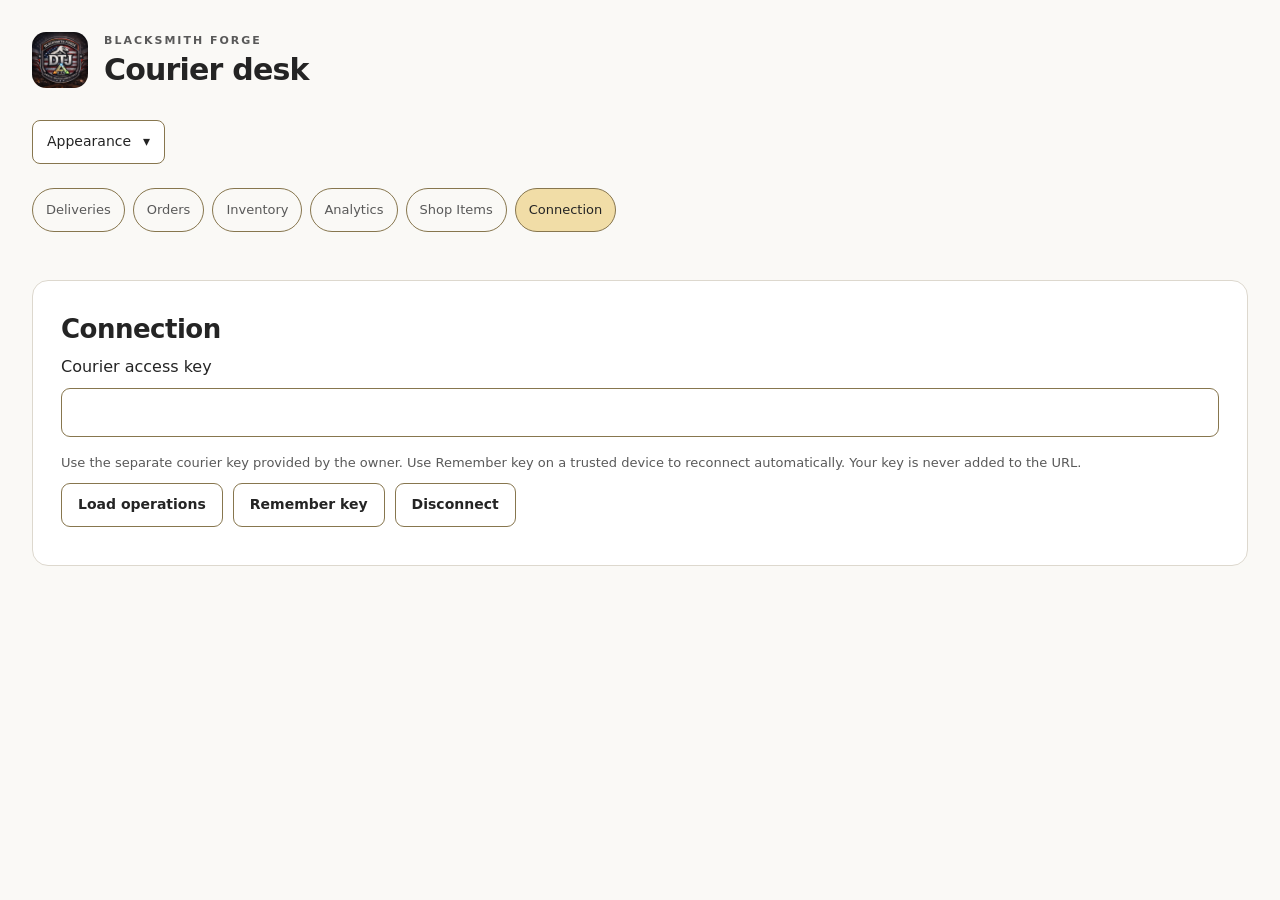
<file: courier.html>
<!doctype html><html lang="en"><head><meta http-equiv="Content-Security-Policy" content="default-src 'self'; script-src 'self' ; script-src-attr 'none'; style-src 'self' 'unsafe-inline'; img-src 'self' blob: data:; connect-src 'self' https://blacksmith-sync.h255y626rp.workers.dev; font-src 'self' data:; object-src 'none'; base-uri 'none'; form-action 'self'; frame-src 'none'"><meta name="referrer" content="no-referrer"><script src="theme.js?v=20261026-site"></script><script src="auth-client.js?v=20261026-public"></script><meta charset="utf-8"><meta name="viewport" content="width=device-width,initial-scale=1"><meta name="robots" content="noindex,nofollow"><link rel="icon" type="image/svg+xml" href="favicon.svg?v=forge-20261017"><title>Blacksmith · Courier operations</title><style>
:root{color-scheme:light dark;--bg:#faf9f6;--panel:#ffffff;--subtle:#f7f3e8;--text:#242424;--muted:#595959;--line:#ddd8ce;--accent:#745610;--selected:#f1dda7;--focus:#745610;--button:#f1dda7;--button-text:#242424;--button-line:#87764e;--shadow:0 8px 30px #342b1710}*{box-sizing:border-box}body{margin:0;background:var(--bg);color:var(--text);font:16px/1.55 -apple-system,BlinkMacSystemFont,'Segoe UI',sans-serif}main{max-width:1440px;margin:auto;padding:32px}.masthead{display:flex;align-items:center;gap:16px;margin-bottom:32px}.brand-mark{width:56px;height:56px;border-radius:14px}.eyebrow{text-transform:uppercase;letter-spacing:2px;font-size:11px;font-weight:750;color:var(--muted);margin:0 0 3px}h1{font-size:30px;line-height:1.2;letter-spacing:-.8px;margin:0}h2{font-size:26px;letter-spacing:-.5px;margin:0 0 6px}h3{font-size:19px;margin:0 0 12px}p{margin:10px 0}.workspace{display:grid;grid-template-columns:210px minmax(0,1fr);gap:32px;align-items:start}.content{min-width:0}nav{display:flex;flex-direction:column;gap:6px;position:sticky;top:24px}nav a{display:block;color:var(--muted);border:1px solid transparent;border-radius:9px;padding:11px 14px;text-decoration:none;font-size:14px;font-weight:550;min-height:44px}nav a:hover{background:var(--panel);color:var(--text)}nav a[aria-current=page]{background:var(--selected);color:#242424;border-color:var(--button-line);font-weight:750}.note{font-size:13px;color:var(--muted)}input,button,select{font:inherit;color:var(--text);background:var(--panel);border:1px solid var(--line);border-radius:9px;padding:11px 14px;min-height:46px;max-width:100%}input{display:block;width:100%;margin:8px 0 16px}button{cursor:pointer;font-weight:650;white-space:normal;overflow-wrap:anywhere}button:hover{border-color:var(--accent)}button:disabled{cursor:default;opacity:.6}.row{display:flex;flex-wrap:wrap;gap:10px}.card{border:1px solid var(--line);background:var(--panel);border-radius:18px;margin:24px 0;box-shadow:var(--shadow);overflow:hidden}.card-header{padding:24px 26px;display:flex;align-items:flex-start;justify-content:space-between;gap:20px;border-bottom:1px solid var(--line)}.card-header h3{font-size:22px;letter-spacing:-.4px;margin:4px 0 0;overflow-wrap:anywhere}.customer{min-width:0}.order-kind{margin:0;color:var(--muted);text-transform:uppercase;font-size:11px;letter-spacing:1.6px;font-weight:750}.order-status{margin:0;border-radius:9px;padding:10px 14px;font-size:14px;font-weight:750;max-width:360px;flex-shrink:0;border:1px solid transparent}.order-status[data-state=queued],.order-status[data-state=awaiting-instructions]{background:#f1dda7;color:#59400b;border-color:#b79b5d}.order-status[data-state=processing]{background:#d8f1e2;color:#175235;border-color:#86b89a}.order-status[data-state=ready]{background:#dfedff;color:#164d89;border-color:#91b4de}.order-status[data-state=delivered]{background:#dbeee5;color:#164d35;border-color:#7fae96}.card-body{padding:24px 26px}.financials{display:grid;grid-template-columns:1fr 1fr;gap:16px;margin-bottom:28px}.money-tile{padding:20px;border-radius:12px;background:var(--subtle);border:1px solid var(--line)}.money-tile span{display:block;font-size:12px;font-weight:750;text-transform:uppercase;letter-spacing:1px;margin-bottom:8px}.money-tile strong{display:block;font-size:28px;line-height:1.25;letter-spacing:-.6px;overflow-wrap:anywhere}.money-tile .note{margin-bottom:0}.collection{background:#fcf5e7;border-color:#dcccab;color:#664814}.delivery-payout{background:#e8f4ec;border-color:#a0c9b0;color:#19583b}.order-detail-grid{display:grid;grid-template-columns:minmax(0,1fr) minmax(0,1fr);gap:28px}.detail-section{min-width:0}.detail-section h4{font-size:13px;letter-spacing:.6px;margin:0 0 12px;color:var(--muted);text-transform:uppercase}.detail-section pre{margin:0;font-family:inherit;font-size:14px;line-height:1.85;white-space:pre-wrap;overflow-wrap:anywhere}.instruction-box{padding:18px;background:var(--subtle);border:1px solid var(--line);border-radius:10px}.instruction-images{margin-top:18px}.instruction-images img{display:block;max-width:100%;max-height:360px;object-fit:contain;border-radius:8px}.instruction-images figure{margin:16px 0}.instruction-images a{color:var(--accent)}.order-dates{display:flex;flex-wrap:wrap;gap:6px 20px;padding-top:20px;margin-top:24px;border-top:1px solid var(--line)}.order-dates p{margin:0;font-size:12px;color:var(--muted)}.card-footer{display:flex;flex-wrap:wrap;align-items:center;justify-content:flex-end;gap:12px;padding:18px 26px;border-top:1px solid var(--line);background:var(--subtle)}.card-footer button{background:var(--button);border-color:var(--button-line);color:var(--button-text);min-width:180px}.card-footer p{margin:0;flex:1;font-size:13px}.card-footer:empty{display:none}#connectionPanel{padding:28px;border:1px solid var(--line);border-radius:16px;background:var(--panel)}#readOnlyTools{margin-bottom:24px}#searchLabel{font-size:12px;color:var(--muted);font-weight:650}#courierSearch{margin-bottom:0}#courierActionStatus:not(:empty){padding:12px 16px;border:1px solid #86b89a;background:#d8f1e2;color:#175235;border-radius:10px}#courierActionStatus:empty{display:none}.table-wrap{overflow:auto;border:1px solid var(--line);border-radius:12px;background:var(--panel);margin-top:24px}table{border-collapse:collapse;width:100%}th,td{padding:15px;text-align:left;border-bottom:1px solid var(--line)}th{font-size:11px;text-transform:uppercase;letter-spacing:1px;color:var(--muted)}td{font-size:14px;vertical-align:top;overflow-wrap:anywhere}.skip{position:absolute;top:-200px;left:12px;background:var(--accent);color:#fff;padding:12px;z-index:10}.skip:focus{top:10px}:where(a,button,input,select,[tabindex],summary):focus-visible{outline:3px solid var(--focus);outline-offset:4px}[hidden]{display:none!important}h1,h2,h3,h4,p,label{overflow-wrap:anywhere}#deliveries>p{color:var(--muted);font-size:14px}#usageControls{display:flex;flex-wrap:wrap;align-items:center;gap:12px}#usageControls input{width:auto;margin:0}
:root[data-theme=dark]{--bg:#080808;--panel:#151515;--subtle:#202020;--text:#f5f5f5;--muted:#c7c7c7;--line:#4b463b;--accent:#f1d78c;--selected:#f1dda7;--focus:#f1d78c;--button:#f1dda7;--button-text:#242424;--button-line:#bca66d;--shadow:0 8px 30px #0002}:root[data-theme=dark] .collection{background:#30291b;border-color:#6e5934;color:#f3d599}:root[data-theme=dark] .delivery-payout{background:#1c3528;border-color:#3f7958;color:#b5edc9}:root[data-theme=dark] .order-status[data-state=queued],:root[data-theme=dark] .order-status[data-state=awaiting-instructions]{background:#f5d995;color:#473000;border-color:#f5d995}:root[data-theme=dark] .order-status[data-state=processing]{background:#ace3bd;color:#173f25;border-color:#ace3bd}:root[data-theme=dark] .order-status[data-state=ready]{background:#9fc9f7;color:#153b65;border-color:#9fc9f7}:root[data-theme=dark] .order-status[data-state=delivered]{background:#a9d7bf;color:#153e2a;border-color:#a9d7bf}:root[data-theme=dark] #courierActionStatus:not(:empty){background:#203d2b;color:#c3f3d0;border-color:#639c75}
@media(max-width:950px){main{padding:24px}.workspace{grid-template-columns:1fr;gap:20px}nav{position:static;flex-direction:row;flex-wrap:wrap;gap:4px}nav a{padding:9px 11px;font-size:13px;border-color:var(--line)}.masthead{margin-bottom:24px}}
@media(max-width:600px){nav{flex-wrap:nowrap;overflow-x:auto;padding-bottom:8px}nav a{flex-shrink:0}main{padding:20px 14px}h1{font-size:27px}.brand-mark{width:46px;height:46px}.card-header{flex-direction:column;gap:16px;padding:20px}.order-status{max-width:100%;flex-shrink:1}.card-body{padding:20px}.financials{grid-template-columns:1fr;gap:10px;margin-bottom:24px}.money-tile{padding:16px}.money-tile strong{font-size:26px}.order-detail-grid{grid-template-columns:1fr;gap:24px}.card-footer{padding:18px 20px}.card-footer button{width:100%}.card-header h3{font-size:20px}#connectionPanel{padding:20px}}
@media(forced-colors:active){.card,.money-tile,.order-status{border:2px solid CanvasText}:focus-visible{outline:3px solid Highlight}}
</style><script src="delivery-status.js?v=20261020-instructions"></script><script src="courier-financials.js?v=20261019-amounts"></script><style>.courier-packing{border-top:1px solid var(--line,#87764e);margin-top:20px;padding-top:16px}.courier-packing summary{cursor:pointer;min-height:44px;font-weight:600;align-content:center}.courier-packing-list{list-style:none;padding:0;margin:0}.courier-packing-list li{display:flex;flex-wrap:wrap;justify-content:space-between;gap:8px 20px;border-top:1px solid var(--line,#87764e);padding:12px 0}.courier-packing-list strong{white-space:nowrap}.courier-packing-list .is-packed strong{color:#23673d}:root[data-theme=dark] .courier-packing-list .is-packed strong{color:#96e6af}</style><style>.packing-quantity-controls{display:flex;gap:12px;align-items:center;flex-wrap:wrap}.packing-quantity-controls button{min-width:44px;min-height:44px;padding:8px;font-size:20px}.packing-quantity-controls strong{min-width:90px;text-align:center}</style><style>.delivery-confirmation{border-top:1px solid var(--line,#87764e);margin-top:20px;padding-top:16px;min-width:0}.delivery-confirmation summary{cursor:pointer;font-weight:600;min-height:44px;align-content:center}.confirmation-drop{padding:18px;border:2px dashed #87764e;border-radius:8px;margin:12px 0;overflow-wrap:anywhere}.confirmation-drop.drag-active{background:#f1dda7;color:#222}.confirmation-gallery{display:grid;grid-template-columns:repeat(auto-fit,minmax(min(240px,100%),1fr));gap:16px}.confirmation-gallery figure{min-width:0;margin:12px 0}.confirmation-gallery img{display:block;width:100%;max-height:320px;object-fit:contain}.confirmation-gallery figcaption{overflow-wrap:anywhere;margin:8px 0}.confirmation-gallery a{display:block;padding:10px 0}</style><style>.courier-order-filters{display:flex;flex-wrap:wrap;gap:10px;margin:20px 0 16px}.courier-order-filters button{border-radius:999px;font-size:14px;font-weight:500;padding:10px 16px;border-color:var(--button-line)}.courier-order-filters button[aria-pressed=true]{background:var(--selected);color:#242424;font-weight:700;border-color:var(--button-line);box-shadow:inset 0 0 0 1px var(--button-line)}@media(max-width:600px){.courier-order-filters{gap:8px}.courier-order-filters button{font-size:13px;padding:10px 12px}}</style><style>.packing-quantity-controls{display:grid;grid-template-columns:44px minmax(110px,1fr) 44px;gap:12px;align-items:center;max-width:100%}.packing-quantity-controls .packing-quantity-status{display:grid;gap:2px;white-space:normal;min-width:0;text-align:center}.packing-quantity-status .packing-required,.packing-quantity-status .packing-missing{font-size:13px;font-weight:500}.packing-quantity-status .packing-have{font-weight:700}</style><link rel="stylesheet" href="theme.css?v=20261026-site"><link rel="stylesheet" href="site-navigation.css?v=20261026"><script src="site-navigation.js?v=20261102-hover" defer></script><style>.workspace{grid-template-columns:minmax(0,1fr);gap:16px}#courierViews{position:static;display:flex;flex-direction:row;flex-wrap:wrap;gap:8px;overflow:visible;padding:0}#courierViews button{background:transparent;color:var(--muted);border-color:var(--button-line);border-radius:999px;padding:10px 20px}#courierViews button[aria-pressed=true]{background:var(--selected);color:#242424;font-weight:750}#courierSubViews{position:static;display:block;overflow:visible;padding:0;margin-bottom:20px}#courierSubViews:has(>div:not([hidden])){padding-bottom:16px;border-bottom:1px solid var(--line)}#courierSubViews>div{display:flex;flex-wrap:wrap;gap:8px}#courierSubViews a{border:1px solid var(--button-line);border-radius:999px;padding:9px 16px;flex-shrink:1}@media(max-width:600px){#courierViews button{padding:10px 14px;font-size:14px}#courierSubViews a{font-size:13px}}</style><script src="tab-navigation.js?v=20261026"></script><style>
#courierViews{gap:8px;margin-bottom:24px}#courierViews button,#courierSubViews a{font:400 13px/1.55 -apple-system,BlinkMacSystemFont,"Segoe UI",system-ui,sans-serif;padding:8px 13px;min-height:44px;border-radius:24px;border:1px solid var(--button-line);color:var(--muted);background:transparent}#courierViews button[aria-pressed=true],#courierSubViews a[aria-current=page]{font-weight:400;background:var(--selected);color:#242424}#courierSubViews{margin:0 0 24px}#courierSubViews:has(>div:not([hidden])){padding:0;border:0}#courierSubViews>div{gap:8px}.workspace{gap:0}#readOnlyTools{margin:0 0 18px}#courierSearch{font:400 15px/1.55 -apple-system,BlinkMacSystemFont,"Segoe UI",system-ui,sans-serif;border:1px solid var(--button-line);border-radius:8px;padding:9px 12px;min-height:44px;margin:0}#searchLabel{display:block}.search-caption{position:absolute;width:1px;height:1px;padding:0;margin:-1px;overflow:hidden;clip-path:inset(50%);white-space:nowrap;border:0}@media(max-width:760px){#courierViews,#courierSubViews>div{gap:6px}#courierViews button,#courierSubViews a{font-size:12px;padding:7px 11px}}
</style><style>.courier-order-filters{gap:8px;margin:20px 0 24px}.courier-order-filters button,.courier-order-filters button[aria-pressed=true]{font:400 13px/1.55 -apple-system,BlinkMacSystemFont,"Segoe UI",system-ui,sans-serif;padding:8px 13px;min-height:44px;border-radius:24px;box-shadow:none}.courier-order-filters button{background:transparent;color:var(--muted)}.courier-order-filters button[aria-pressed=true]{background:var(--selected);color:#242424}@media(max-width:760px){.courier-order-filters{gap:6px}.courier-order-filters button,.courier-order-filters button[aria-pressed=true]{font-size:12px;padding:7px 11px}}</style><script src="order-status.js?v=20261102-f2f"></script><link rel="stylesheet" href="operations-controls.css?v=20261102"><link rel="stylesheet" href="accessibility.css?v=20261102-button-hover"><script src="accessibility.js?v=20261102" defer></script>
<script src="order-menu.js?v=20261102-navigation-hover" defer></script>
</head><body><a class="skip" href="#deliveries">Skip to deliveries</a><main><header class="masthead"><img class="brand-mark" src="favicon.svg?v=forge-20261017" alt=""><div><p class="eyebrow">Blacksmith Forge</p><h1>Courier desk</h1></div></header><div id="readOnlyTools" hidden><label id="searchLabel" for="courierSearch"><span class="search-caption">Search this view</span><input type="search" id="courierSearch" placeholder="Search this view…" aria-label="Search this view"></label><div id="usageControls" hidden><label for="usageMode">Usage period</label><select id="usageMode"><option value="weekly">Weekly</option><option value="monthly">Monthly</option></select><label for="usageDate">Date in the period</label><input type="date" id="usageDate"></div></div><div class="workspace"><nav id="courierViews" aria-label="Courier navigation"></nav><div class="content"><nav id="courierSubViews" aria-label="Courier section pages"></nav><section id="connectionPanel" aria-labelledby="connectionHeading"><h2 id="connectionHeading">Connection</h2><form id="courierLogin"><label for="courierKey">Courier access key</label><input id="courierKey" type="password" autocomplete="off" required pattern="bsc_[a-f0-9]{64}" aria-describedby="keyHint"><p class="note" id="keyHint">Use the separate courier key provided by the owner. Use Remember key on a trusted device to reconnect automatically. Your key is never added to the URL.</p><div class="row"><button type="submit" id="connect">Load operations</button><button type="button" id="rememberKey" aria-pressed="false">Remember key</button><button type="button" id="disconnect">Disconnect</button><button type="button" id="refresh" hidden>Refresh operations</button></div></form><p id="status" role="status" aria-live="polite"></p><p class="note" id="updated"></p></section><p id="courierActionStatus" role="status" aria-live="polite"></p><section id="deliveries" tabindex="-1" aria-label="Delivery orders"><p>Enter your courier key to view deliveries.</p></section></div></div></main><script src="pricingEngine.js?v=20261108-base-materials"></script><script src="blacksmith.js?v=20261118-custom-shop"></script><script src="courier-packing.js?v=20261111-packed-last"></script><script src="delivery-confirmation.js?v=20261020"></script><script src="courier-view.js?v=20261102-sunday"></script></body></html>
</file>
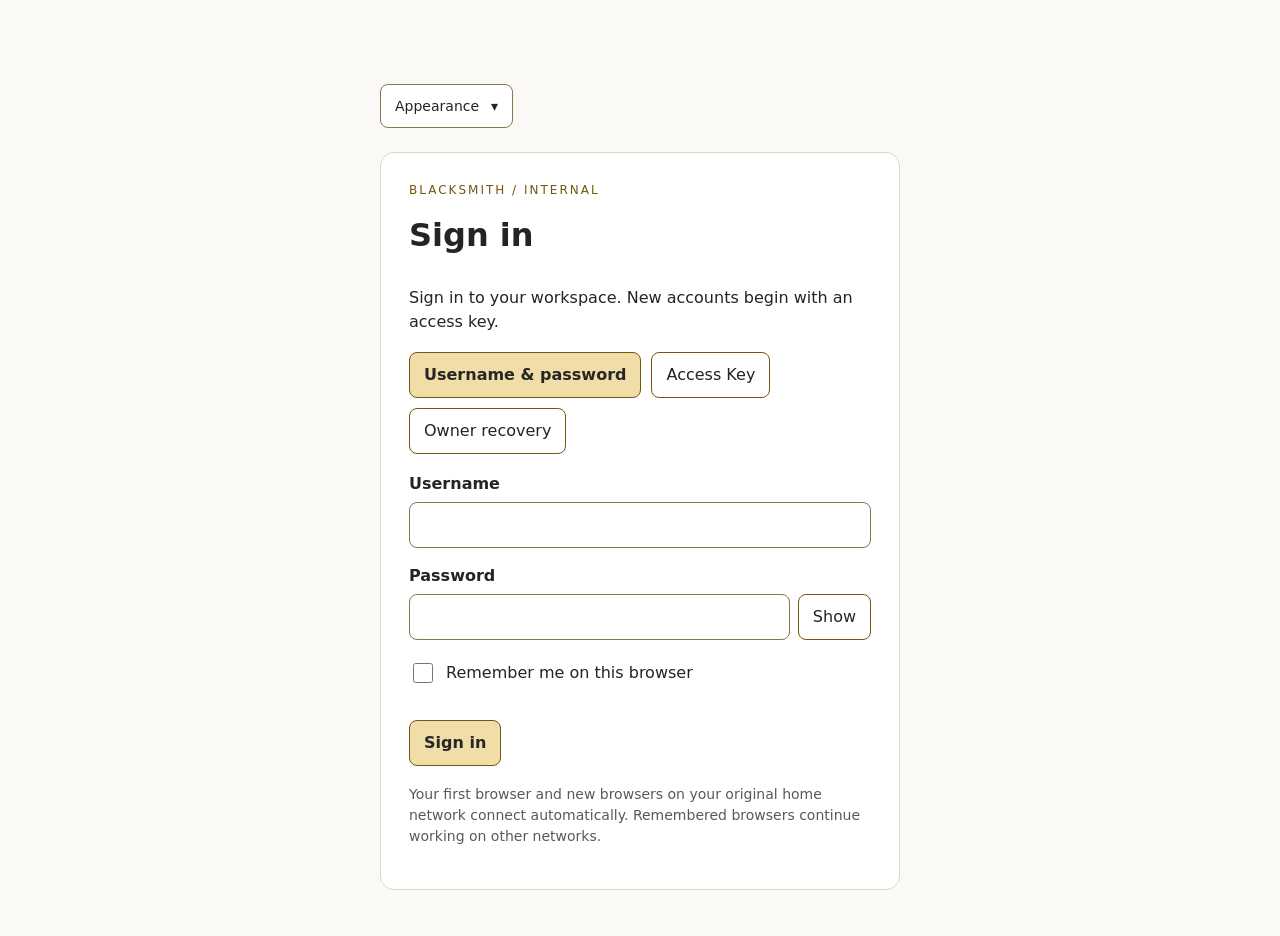
<file: internal.html>
<!doctype html><html lang="en"><head><meta http-equiv="Content-Security-Policy" content="default-src 'self'; script-src 'self' ; script-src-attr 'none'; style-src 'self' 'unsafe-inline'; img-src 'self' blob: data:; connect-src 'self' https://blacksmith-sync.h255y626rp.workers.dev; font-src 'self' data:; object-src 'none'; base-uri 'none'; form-action 'self'; frame-src 'none'"><meta name="referrer" content="no-referrer"><script src="theme.js?v=20261026-site"></script><meta charset="utf-8"><meta name="robots" content="noindex,nofollow"><meta name="viewport" content="width=device-width,initial-scale=1"><title>Sign in · Blacksmith</title><link rel="icon" href="favicon.svg"><link rel="stylesheet" href="account.css?v=20261026-theme"><script src="auth-client.js?v=20261026-public" defer></script><script src="login.js?v=20261102-a11y" defer></script><script src="password-visibility.js?v=20261026" defer></script><link rel="stylesheet" href="theme.css?v=20261026-site"><link rel="stylesheet" href="site-navigation.css?v=20261026"><script src="site-navigation.js?v=20261102-hover" defer></script><script src="tab-navigation.js?v=20261026"></script><link rel="stylesheet" href="accessibility.css?v=20261102-button-hover"><script src="accessibility.js?v=20261102" defer></script>
<script src="order-menu.js?v=20261102-navigation-hover" defer></script>
</head><body><main class="login-layout"><section class="account-card"><p class="eyebrow">Blacksmith / Internal</p><h1>Sign in</h1><p>Sign in to your workspace. New accounts begin with an access key.</p><div class="account-tabs" role="group" aria-label="Sign-in method"><button type="button" id="passwordTab" aria-pressed="true">Username & password</button><button type="button" id="keyTab" aria-pressed="false">Access Key</button><button type="button" id="recoveryTab" aria-pressed="false">Owner recovery</button></div><form id="loginForm"><div id="passwordFields"><label for="username">Username</label><input id="username" autocomplete="username" minlength="3" maxlength="32"><label for="password">Password</label><input id="password" type="password" autocomplete="current-password" maxlength="256"></div><div id="recoveryFields" hidden><label for="recoveryCode">Recovery code</label><input id="recoveryCode" type="password" autocomplete="off" maxlength="68"><label for="recoveryConfirm">Confirm new password</label><input id="recoveryConfirm" type="password" autocomplete="new-password" minlength="12" maxlength="256"><p class="note">Use an unused owner recovery code and choose a new password of at least 12 characters. Existing sessions and all old recovery codes will be revoked.</p></div><div id="keyFields" hidden><label for="accessKey">Access Key</label><input id="accessKey" type="password" autocomplete="off"><p class="note">Use your key to set up a profile. After setup, sign in with your username and password.</p></div><label class="check"><input id="remember" type="checkbox"> Remember me on this browser</label><button type="submit" id="signIn" class="primary">Sign in</button></form><p id="loginStatus" role="status" aria-live="polite"></p><p class="note">Your first browser and new browsers on your original home network connect automatically. Remembered browsers continue working on other networks.</p></section></main></body></html>
</file>
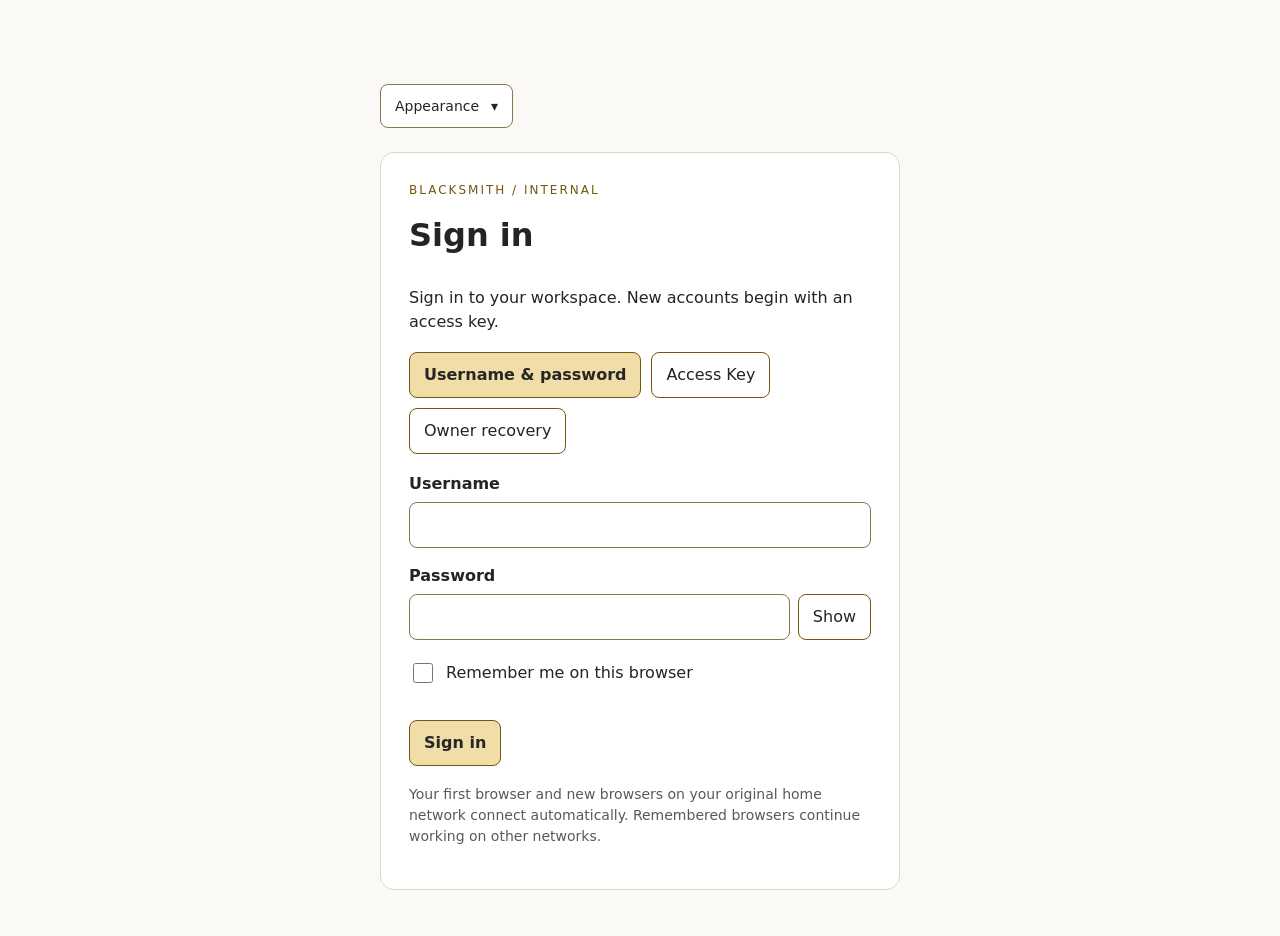
<file: profile.html>
<!doctype html><html lang="en" class="auth-locked"><head><meta http-equiv="Content-Security-Policy" content="default-src 'self'; script-src 'self' ; script-src-attr 'none'; style-src 'self' 'unsafe-inline'; img-src 'self' blob: data:; connect-src 'self' https://blacksmith-sync.h255y626rp.workers.dev; font-src 'self' data:; object-src 'none'; base-uri 'none'; form-action 'self'; frame-src 'none'"><meta name="referrer" content="no-referrer"><script src="theme.js?v=20261026-site"></script><meta charset="utf-8"><meta name="viewport" content="width=device-width,initial-scale=1"><title>Profile · Blacksmith</title><style>html.auth-locked body{visibility:hidden!important}</style><link rel="icon" href="favicon.svg"><link rel="stylesheet" href="account.css?v=20261026-theme"><script src="auth-client.js?v=20261026-public"></script><script src="auth-gate.js?v=20261026"></script><script src="profile.js?v=20261107-accounts" defer></script><script src="password-visibility.js?v=20261026" defer></script><link rel="stylesheet" href="theme.css?v=20261026-site"><link rel="stylesheet" href="site-navigation.css?v=20261026"><script src="site-navigation.js?v=20261102-hover" defer></script><script src="tab-navigation.js?v=20261026"></script><link rel="stylesheet" href="accessibility.css?v=20261102-button-hover"><script src="accessibility.js?v=20261102" defer></script>
<script src="order-menu.js?v=20261102-navigation-hover" defer></script>
</head><body><main><div class="actions"><a href="index.html">← Workspace</a><button type="button" id="logout">Sign out</button></div><h1>Profile</h1><section class="account-card" aria-labelledby="appearanceHeading"><h2 id="appearanceHeading">Appearance</h2><label for="themePreference">Color theme</label><select id="themePreference" aria-describedby="themePreferenceHint"><option value="system">Use device settings</option><option value="light">Light</option><option value="dark">Dark</option></select><p class="note" id="themePreferenceHint">Applies across all Blacksmith pages on this browser.</p><p id="themeSaveStatus" role="status" aria-live="polite"></p></section><section id="accountsCard" class="account-card" hidden><h2>Accounts with access</h2><p>Select an account to manage its devices, revoke access, or reset its password.</p><div id="accessAccounts"></div><a href="activity.html#access">View access history in Activity Log</a></section><p id="profileStatus" role="status" aria-live="polite"></p><section id="setupCard" class="account-card" hidden><h2>Create your profile</h2><p>Your username is unique and permanent. After setup, sign in using your username and password.</p><form id="setupForm"><label for="newUsername">Username</label><input id="newUsername" autocomplete="username" minlength="3" maxlength="32" pattern="[A-Za-z0-9][A-Za-z0-9_.\-]{2,31}" required><label for="setupPassword">Password</label><input id="setupPassword" type="password" autocomplete="new-password" minlength="12" maxlength="256" required><label for="setupConfirm">Confirm password</label><input id="setupConfirm" type="password" autocomplete="new-password" required><p class="note">Use at least 12 characters. A passphrase works well.</p><button type="submit" class="primary">Create profile</button></form></section><section id="profileCard" class="account-card" hidden><h2 id="profileName"></h2><p id="profileRole"></p><p id="profileState"></p><label for="profilePicker" id="profilePickerLabel" hidden>View a profile</label><select id="profilePicker" hidden></select><div id="profileDevices"></div><div id="profileActions" class="actions"></div></section><section class="account-card" id="passwordCard" hidden><h2>Change your password</h2><p id="passwordNote" class="note"></p><form id="passwordForm"><label for="currentPassword">Current password</label><input id="currentPassword" type="password" autocomplete="current-password" required><label for="newPassword">New password</label><input id="newPassword" type="password" autocomplete="new-password" minlength="12" maxlength="256" required><label for="confirmPassword">Confirm new password</label><input id="confirmPassword" type="password" autocomplete="new-password" required><button type="submit" class="primary">Change password</button></form></section><section class="account-card" id="resetCard" hidden><h2>Reset this account’s password</h2><p>The account’s sessions will be signed out. They must change the temporary password after signing in.</p><form id="resetForm"><label for="resetPassword">Temporary password</label><input id="resetPassword" type="password" autocomplete="new-password" minlength="12" maxlength="256" required><button type="submit">Reset password</button></form></section><section class="account-card" id="recoveryCard" hidden><h2>Owner recovery codes</h2><p>Keep these offline in a safe place. A code can reset your owner password if you forget it. Generating a new set invalidates the previous set.</p><p id="recoveryCount" class="note"></p><form id="recoveryForm"><label for="recoveryPassword">Current password</label><input id="recoveryPassword" type="password" autocomplete="current-password" maxlength="256" required><button type="submit">Generate recovery codes</button></form><div id="recoveryOutput" hidden><p>Save these now. They cannot be displayed again. Recovering your account invalidates the entire set.</p><pre id="recoveryCodes" tabindex="0"></pre><button id="downloadRecoveryCodes" type="button">Download recovery codes</button><button id="hideRecoveryCodes" type="button">I have saved my codes</button></div></section><section class="account-card" id="ipCard" hidden><h2>Blocked IP addresses</h2><form id="blockIPForm"><label for="blockIP">IP address to block</label><input id="blockIP" autocomplete="off" required><button type="submit">Block IP address</button></form><div id="blockedIPs"></div></section></main></body></html>
</file>
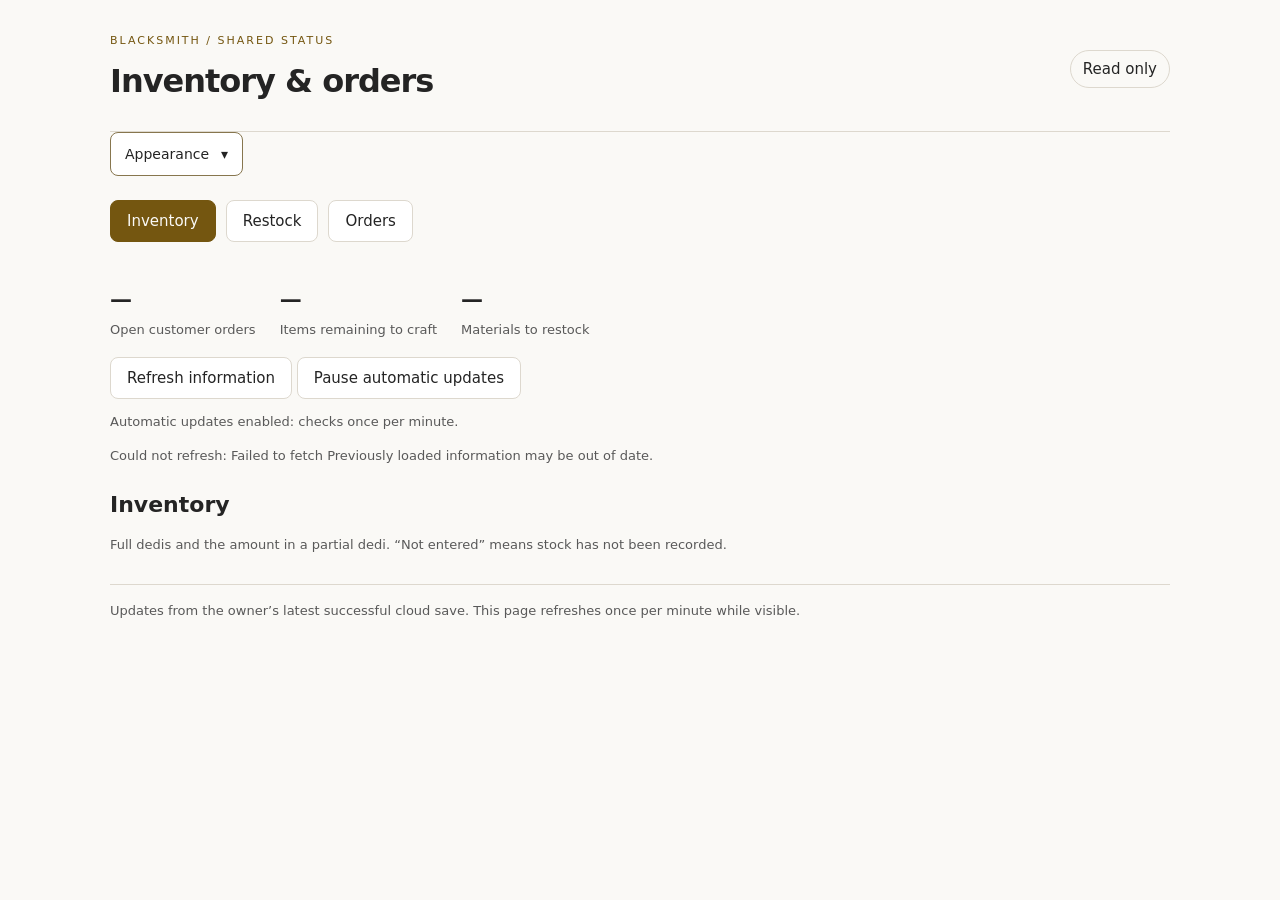
<file: shared.html>
<!doctype html><html lang="en"><head><meta http-equiv="Content-Security-Policy" content="default-src 'self'; script-src 'self' 'sha256-D5XNrYkqByWjrWn+KAaRVGAmu4Vb3B2OSBuLniDDfWQ='; script-src-attr 'none'; style-src 'self' 'unsafe-inline'; img-src 'self' blob: data:; connect-src 'self' https://blacksmith-sync.h255y626rp.workers.dev; font-src 'self' data:; object-src 'none'; base-uri 'none'; form-action 'self'; frame-src 'none'"><meta name="referrer" content="no-referrer"><script src="theme.js?v=20261026-site"></script><script src="auth-client.js?v=20261026-public"></script>
<link rel="icon" type="image/svg+xml" href="favicon.svg?v=forge-20261017"><meta charset="utf-8"><meta name="viewport" content="width=device-width,initial-scale=1"><meta name="robots" content="noindex,nofollow"><title>Blacksmith · Shared status</title><style>
:root{color-scheme:light dark;--bg:#faf9f6;--panel:#fff;--text:#242424;--muted:#595959;--line:#ddd8ce;--accent:#745610;--low-bg:#fff0ed;--low:#991f16}*{box-sizing:border-box}body{margin:0;background:var(--bg);color:var(--text);font:15px/1.6 -apple-system,BlinkMacSystemFont,'Segoe UI',sans-serif}main{max-width:1100px;margin:auto;padding:32px 20px}header{display:flex;align-items:center;justify-content:space-between;gap:20px;flex-wrap:wrap;border-bottom:1px solid var(--line);padding-bottom:24px}h1{margin:0;font-size:32px;letter-spacing:-1px}h2{margin:20px 0 12px;font-size:22px}h3{font-size:17px;margin:20px 0 8px}.eyebrow{font-size:11px;letter-spacing:2px;color:var(--accent);margin:0 0 6px}.muted{color:var(--muted);font-size:13px}.badge{border:1px solid var(--line);padding:6px 12px;border-radius:30px}nav{display:flex;gap:10px;flex-wrap:wrap;margin:24px 0}nav a,button{font:inherit;color:var(--text);background:var(--panel);border:1px solid var(--line);padding:8px 16px;border-radius:8px;text-decoration:none;cursor:pointer}nav a[aria-current=page]{background:var(--accent);color:var(--bg);border-color:var(--accent)}a:focus-visible,button:focus-visible{outline:3px solid var(--accent);outline-offset:3px}.table-wrap{overflow:auto;border:1px solid var(--line);border-radius:10px;background:var(--panel)}table{width:100%;border-collapse:collapse}th,td{text-align:left;padding:12px 16px;border-bottom:1px solid var(--line)}th{font-size:12px;color:var(--muted);font-weight:500}td.num{font-variant-numeric:tabular-nums}tr:last-child td{border-bottom:0}.low{background:var(--low-bg);color:var(--low)}.summary{display:flex;gap:24px;flex-wrap:wrap;padding:16px 0}.summary strong{font-size:22px}#loadStatus{min-height:1.6em}.empty{padding:20px;border:1px dashed var(--line);border-radius:10px}[hidden]{display:none!important}footer{margin-top:28px;border-top:1px solid var(--line);padding-top:16px}:root[data-theme=dark]{--bg:#080808;--panel:#151515;--text:#f5f5f5;--muted:#c7c7c7;--line:#55514a;--accent:#f1d78c;--low-bg:#351a18;--low:#ffc4bc}@media(max-width:600px){th,td{padding:10px;font-size:13px}h1{font-size:28px}}
</style><style>
/* Accessibility: flexible text, high-contrast keyboard focus, and hidden announcements. */
.a11y-status{position:absolute;width:1px;height:1px;padding:0;margin:-1px;overflow:hidden;clip-path:inset(50%);white-space:nowrap;border:0}
:where(a,button,input,select,textarea,summary,[tabindex]):focus-visible{outline:3px solid #745610;outline-offset:3px}
:root[data-theme=dark] :where(a,button,input,select,textarea,summary,[tabindex]):focus-visible{outline-color:#f1d78c}
.workspace>*,.row>*,.catalog,.catalog-panel,.ready-order-card,.inventory-material,.summary>*{min-width:0}
button,.btn,.catalog-tab,.cloud-state-badge{white-space:normal;overflow-wrap:anywhere;max-width:100%;height:auto}
pre,h1,h2,h3,p,label{overflow-wrap:anywhere}
.order-undo{padding:12px;border:1px solid #87764e;border-radius:8px}
.skip-link{position:absolute;top:-200px;left:12px;padding:12px;z-index:100;background:#745610;color:#fff}.skip-link:focus{top:12px}
@media(forced-colors:active){:where(a,button,input,select,textarea,summary,[tabindex]):focus-visible{outline:3px solid Highlight}.ready-order-card,.inventory-material{border:2px solid CanvasText}}
:root[data-theme=dark] :where(a,button,input,select,textarea,summary,[tabindex]):focus-visible{outline-color:#f1d78c}
</style>
<link rel="stylesheet" href="theme.css?v=20261026-site"><link rel="stylesheet" href="site-navigation.css?v=20261026"><script src="site-navigation.js?v=20261102-hover" defer></script><script src="tab-navigation.js?v=20261026"></script><link rel="stylesheet" href="accessibility.css?v=20261102-button-hover"><script src="accessibility.js?v=20261102" defer></script>
<script src="order-menu.js?v=20261102-navigation-hover" defer></script>
</head><body><a class="skip-link" href="#sharedContent">Skip to shared information</a><main><header><div><p class="eyebrow">BLACKSMITH / SHARED STATUS</p><h1>Inventory & orders</h1></div><span class="badge">Read only</span></header><nav aria-label="Shared information"><a href="#inventory" data-view="inventory">Inventory</a><a href="#restock" data-view="restock">Restock</a><a href="#orders" data-view="orders">Orders</a></nav><div id="sharedContent" tabindex="-1"><div class="summary"><div><strong id="openOrders">—</strong><br><span class="muted">Open customer orders</span></div><div><strong id="craftItems">—</strong><br><span class="muted">Items remaining to craft</span></div><div><strong id="restockCount">—</strong><br><span class="muted">Materials to restock</span></div></div><button id="refresh" type="button">Refresh information</button> <button id="pauseRefresh" type="button" aria-pressed="false">Pause automatic updates</button><p id="refreshMode" class="muted" role="status"></p><p id="loadStatus" class="muted" role="status" aria-live="polite">Loading shared information…</p><section id="inventory"><h2>Inventory</h2><p class="muted">Full dedis and the amount in a partial dedi. “Not entered” means stock has not been recorded.</p><div id="inventoryContent"></div></section><section id="restock" hidden><h2>Restock</h2><p class="muted">Materials below one full dedi appear first. Materials marked ignored by the owner are excluded.</p><div id="restockContent"></div></section><section id="orders" hidden><h2>Crafting queue</h2><p class="muted">Remaining items grouped by category. Customer details and pickup or delivery arrangements are private.</p><div id="ordersContent"></div></section></div><footer class="muted">Updates from the owner’s latest successful cloud save. This page refreshes once per minute while visible.</footer></main><script>
(()=>{const get=id=>document.getElementById(id);let busy=false,paused=false;try{paused=localStorage.getItem('blacksmith-shared-paused')==='true';}catch(_){}
function updateRefreshMode(){get('pauseRefresh').setAttribute('aria-pressed',String(paused));get('pauseRefresh').textContent=paused?'Resume automatic updates':'Pause automatic updates';get('refreshMode').textContent=paused?'Automatic updates paused. Displayed information may be out of date. Refresh information to check once.':'Automatic updates enabled: checks once per minute.';}get('pauseRefresh').addEventListener('click',()=>{paused=!paused;try{localStorage.setItem('blacksmith-shared-paused',String(paused));}catch(_){}updateRefreshMode();if(!paused)load();});updateRefreshMode();
function view(){const active=['inventory','restock','orders'].includes(location.hash.slice(1))?location.hash.slice(1):'inventory';for(const name of ['inventory','restock','orders'])get(name).hidden=name!==active;for(const link of document.querySelectorAll('nav a')){if(link.dataset.view===active)link.setAttribute('aria-current','page');else link.removeAttribute('aria-current');}}window.addEventListener('hashchange',view);view();
function table(headers,rows){const wrapper=document.createElement('div');wrapper.className='table-wrap';const table=document.createElement('table'),head=document.createElement('thead'),tr=document.createElement('tr');for(const title of headers){const th=document.createElement('th');th.scope='col';th.textContent=title;tr.append(th);}head.append(tr);table.append(head);const body=document.createElement('tbody');for(const row of rows){const tr=document.createElement('tr');if(row.low)tr.className='low';for(const text of row.cells){const td=document.createElement('td');td.textContent=String(text);tr.append(td);}body.append(tr);}table.append(body);wrapper.append(table);return wrapper;}
function empty(target,text){const p=document.createElement('p');p.className='empty muted';p.textContent=text;target.append(p);}
function render(data){get('openOrders').textContent=data.orderCount.toLocaleString();get('craftItems').textContent=data.totalItems.toLocaleString();get('restockCount').textContent=data.inventory.filter(m=>m.needsRestock).length.toLocaleString();const inv=get('inventoryContent');inv.replaceChildren();inv.append(table(['Material','Full dedis','Partial amount','Stock recorded'],data.inventory.map(m=>({cells:[m.name,m.recorded?m.dedis.toLocaleString():'—',m.recorded?m.partial.toLocaleString():'—',m.recorded?'Yes':'Not entered']}))));const restock=get('restockContent');restock.replaceChildren();const tracked=data.inventory.filter(m=>!m.ignored).sort((a,b)=>Number(b.needsRestock)-Number(a.needsRestock)||a.name.localeCompare(b.name));if(!tracked.length)empty(restock,'No restock materials shared.');else restock.append(table(['Material','Full dedis','Partial amount','Status'],tracked.map(m=>({low:m.needsRestock,cells:[m.name,m.recorded?m.dedis.toLocaleString():'—',m.recorded?m.partial.toLocaleString():'—',!m.recorded?'Not entered':m.needsRestock?'Order more':'Stock OK']}))));const orders=get('ordersContent');orders.replaceChildren();if(!data.orders.length)empty(orders,'No items remaining to craft.');for(const section of ['Saddles','Equipment','Tier 2','Cursed Tier 1','Cursed Tier 2']){const items=data.orders.filter(item=>item.section===section);if(!items.length)continue;const h=document.createElement('h3');h.textContent=section;orders.append(h);const ranks=['weapons','tools','armor','tek'];items.sort((a,b)=>ranks.indexOf(a.category)-ranks.indexOf(b.category)||a.name.localeCompare(b.name));orders.append(table(['Item','Quantity'],items.map(item=>({cells:[(item.category?item.category+' – ':'')+item.name,item.quantity.toLocaleString()]}))));}}
async function load(){if(busy)return;busy=true;get('refresh').disabled=true;try{const response=await fetch('https://blacksmith-sync.h255y626rp.workers.dev/public',{cache:'no-store'});const data=await response.json();if(!response.ok)throw Error(data.error||'Unable to load information.');render(data);get('loadStatus').textContent='Latest cloud save: '+(data.updatedAt?new Date(data.updatedAt).toLocaleString():'unknown')+' · checked '+new Date().toLocaleTimeString();}catch(error){get('loadStatus').textContent='Could not refresh: '+error.message+' Previously loaded information may be out of date.';}finally{busy=false;get('refresh').disabled=false;}}
get('refresh').addEventListener('click',load);setInterval(()=>{if(!document.hidden&&!paused)load();},60000);load();})();
</script></body></html>
</file>
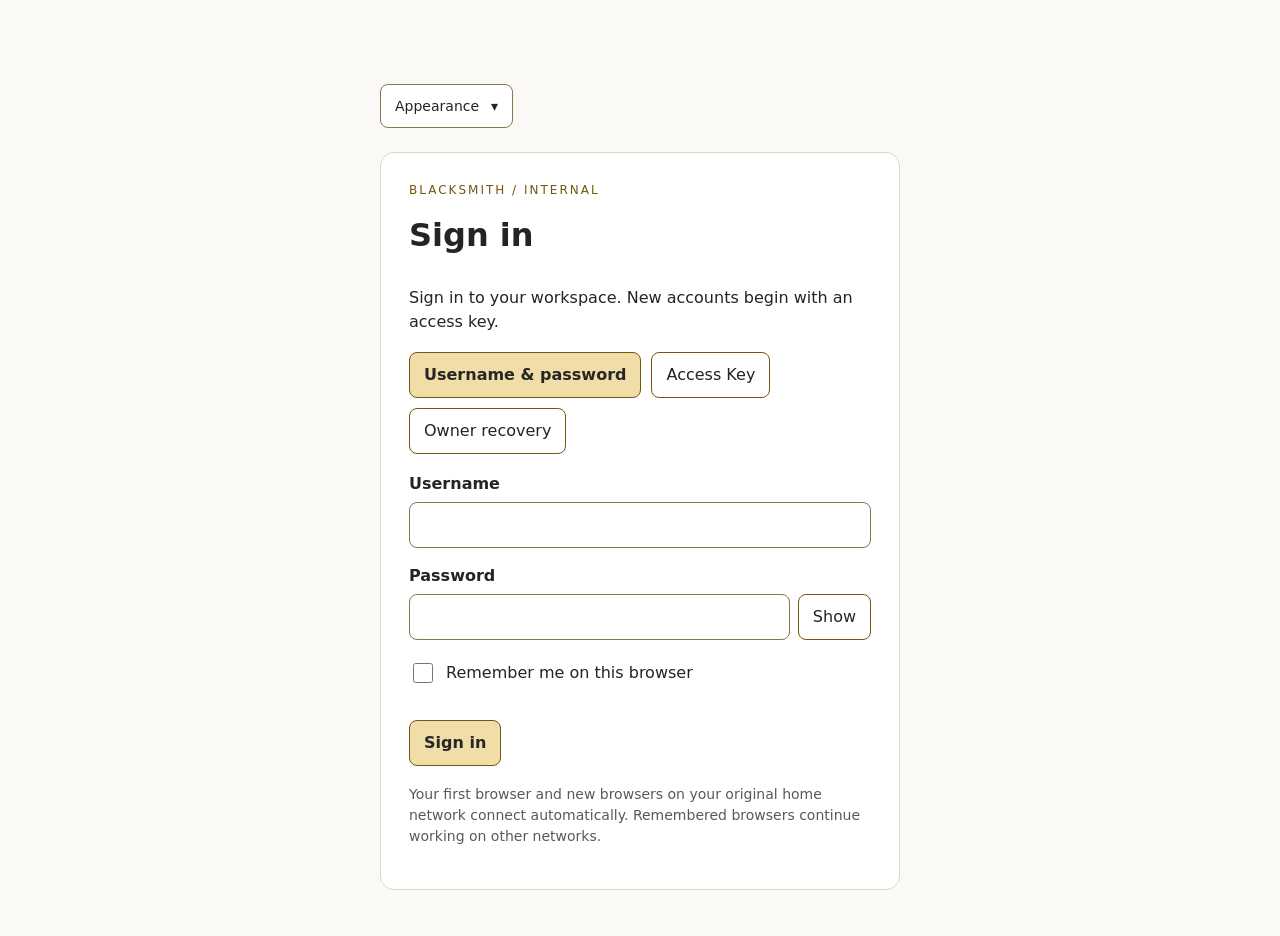
<file: staff-activity.html>
<!doctype html><html lang="en"><head><meta http-equiv="Content-Security-Policy" content="default-src 'self'; script-src 'self' 'sha256-xJkvv60NRqMU+r0WND+VU6RZuk8hwLs8M31UlcXsokU='; script-src-attr 'none'; style-src 'self' 'unsafe-inline'; img-src 'self' blob: data:; connect-src 'self' https://blacksmith-sync.h255y626rp.workers.dev; font-src 'self' data:; object-src 'none'; base-uri 'none'; form-action 'self'; frame-src 'none'"><meta name="referrer" content="no-referrer"><script src="theme.js?v=20261026-site"></script><meta charset="utf-8"><title>Activity log · Blacksmith</title><script>const target=new URL('activity.html',location.href);target.search=location.search;target.hash=location.hash;location.replace(target.href);</script><link rel="stylesheet" href="theme.css?v=20261026-site"></head><body><a href="activity.html">Open Activity log</a></body></html>
</file>
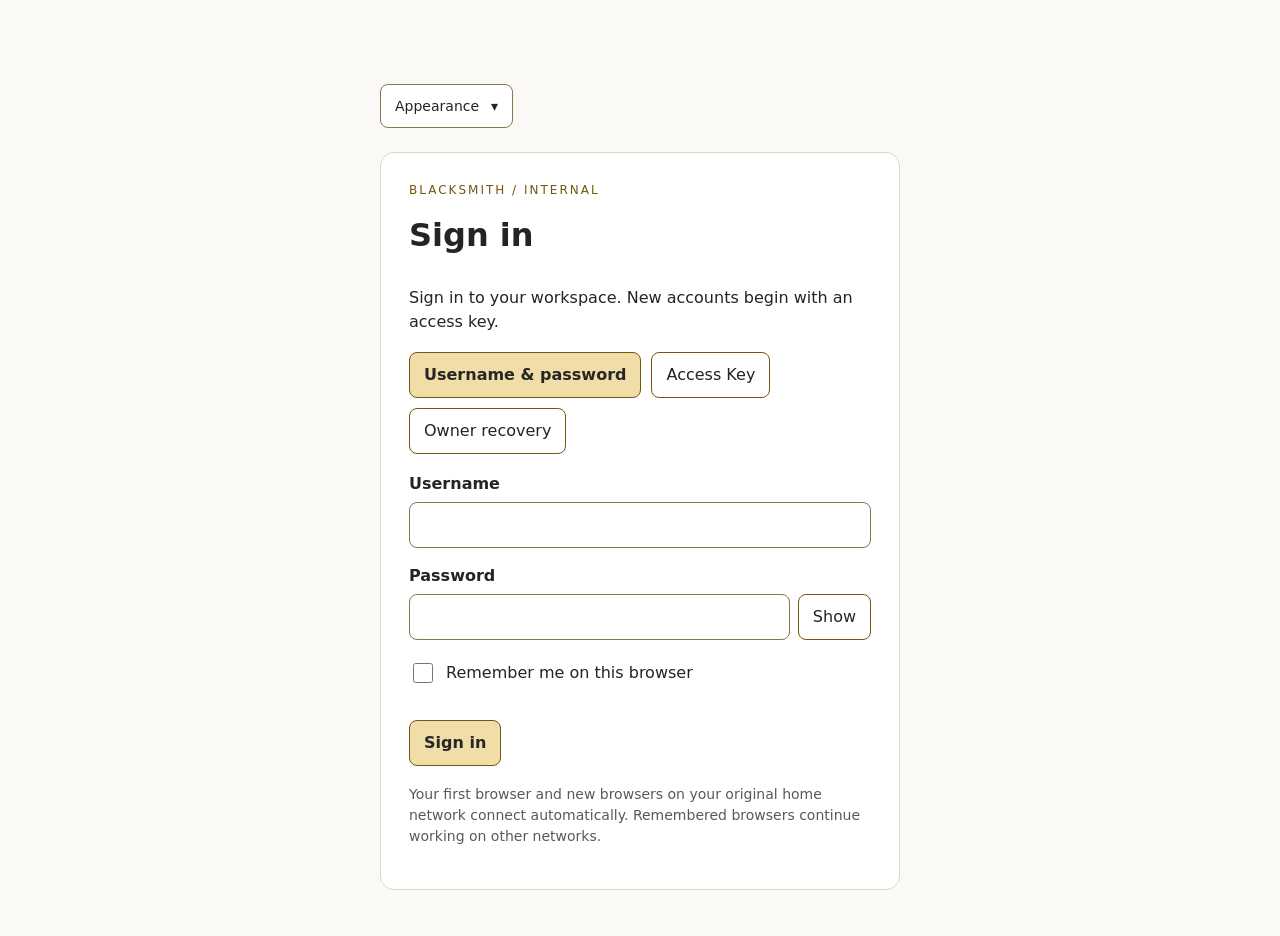
<file: staff.html>
<!doctype html><html lang="en"><head><meta http-equiv="Content-Security-Policy" content="default-src 'self'; script-src 'self' 'sha256-dGCtOVMbXJXHWX0j4ie+236MVHETPsH13MQmnjWySAI='; script-src-attr 'none'; style-src 'self' 'unsafe-inline'; img-src 'self' blob: data:; connect-src 'self' https://blacksmith-sync.h255y626rp.workers.dev; font-src 'self' data:; object-src 'none'; base-uri 'none'; form-action 'self'; frame-src 'none'"><meta name="referrer" content="no-referrer"><script src="theme.js?v=20261026-site"></script><meta charset="utf-8"><meta name="viewport" content="width=device-width,initial-scale=1"><title>Internal page · Blacksmith</title><script>const target=new URL('internal.html',location.href);target.search=location.search;target.hash=location.hash;location.replace(target.href);</script><link rel="stylesheet" href="theme.css?v=20261026-site"></head><body><p><a href="internal.html">Open Internal page</a></p></body></html>
</file>
<file: processing-packing.css>
.processing-packing-layout{min-width:0}.processing-packing-layout.has-processing-packing{display:grid;grid-template-columns:minmax(0,1fr) minmax(280px,340px);gap:24px;align-items:start}.processing-packing-panel{margin-top:0;position:sticky;top:20px;min-width:0;padding:22px}.processing-packing-panel h3{margin-top:0}.processing-packing-panel input[type=search]{width:100%;margin:8px 0 14px}.processing-packing-filter{display:flex;align-items:center;gap:8px;margin:8px 0 18px}.processing-packing-item{border-top:1px solid var(--line,var(--border,#ddd8ce));padding:16px 0}.processing-packing-item h4{margin:0 0 6px;overflow-wrap:anywhere}.processing-packing-item .note{margin:0 0 8px}.processing-packing-counts{font-size:13px;margin:8px 0 12px}.processing-packing-quantity{display:flex;align-items:end;gap:8px}.processing-packing-quantity label{display:flex;flex-direction:column;gap:5px;flex:1;min-width:0}.processing-packing-quantity input{box-sizing:border-box;width:100%;min-width:0;text-align:center}.processing-packing-quantity button{min-width:44px;min-height:44px;padding:8px}.processing-packing-item.is-complete{border-left:3px solid var(--success,#347849);padding-left:12px}.processing-packing-actions{display:flex;gap:8px;flex-wrap:wrap;margin-top:16px}.processing-packing-summary{font-weight:600}.processing-packing-status{min-height:1.5em}@media(max-width:800px){.processing-packing-layout.has-processing-packing{grid-template-columns:1fr}.processing-packing-panel{position:static}}@media(prefers-reduced-motion:no-preference){.processing-packing-item{transition:border-color .15s}}

.has-processing-packing .order-card-header{flex-wrap:wrap}.has-processing-packing .order-location-fields{grid-template-columns:repeat(2,minmax(0,1fr))}
</file>
<file: theme.css>
:root[data-theme=light]{color-scheme:light;--bg:#faf9f6;--panel:#fff;--subtle:#f5f1e8;--text:#242424;--ink:#242424;--muted:#595959;--line:#ddd8ce;--border:#ddd8ce;--accent:#745610;--selected:#f1dda7;--gold:#f1dda7;--focus:#745610;--button:#f1dda7;--button-text:#242424;--button-line:#87764e;--low-bg:#fff0ed;--low:#991f16}
:root[data-theme=dark]{color-scheme:dark;--bg:#171717;--panel:#222;--subtle:#292929;--text:#eee;--ink:#eee;--muted:#bbb;--line:#625d50;--border:#625d50;--accent:#f1d78c;--selected:#f1dda7;--gold:#f1dda7;--focus:#f1d78c;--button:#f1dda7;--button-text:#242424;--button-line:#bca66d;--low-bg:#351a18;--low:#ffc4bc}
body{font-family:-apple-system,BlinkMacSystemFont,"Segoe UI",system-ui,sans-serif;background:var(--bg);color:var(--text)}
:root[data-theme=dark] :where(.form-control,.form-select,.quantity-input,input:not([type=checkbox]):not([type=radio]),select,textarea){background:#292929;color:var(--text);border-color:#a08b58}
:root[data-theme=dark] :where(.catalog-panel,.order-panel,.internal-tools,.output,.account-card,article){background:var(--panel);color:var(--text)}
:root[data-theme=dark] :where(pre,.basket,.stat,.subtitle){color:var(--text)}
:root[data-theme=dark] :where(.btn,.btn-secondary){background:#292929;color:var(--text);border:1px solid #a08b58}
:root[data-theme=dark] :where(.btn-primary,.btn-warning,.catalog-tab[aria-pressed=true],button.primary,.quantity-control button){background:var(--selected);color:#242424;border-color:#a08b58}
:root[data-theme=dark] :where(.catalog-tab,.table td){border-color:var(--line)}
:root[data-theme=dark] :where(.table tr.selected td,.category-row td,.payment-controls pre){background:#302b1c}
:root[data-theme=dark] :where(.restock-low){background:#351a18;border-color:#cb665b}
:root[data-theme=dark] :where(.restock-low h3,.restock-low .restock-state){color:#ffc4bc}
:root[data-theme=dark] :where(.restock-ok){background:#193522;border-color:#559b66}
:root[data-theme=dark] :where(.restock-ok h3,.restock-ok .restock-state,.packing-progress){color:#b5edc9}
:root[data-theme=dark] .ready-order-card{background:var(--panel);color:var(--text)}
:root[data-theme=dark] .ready-order-card.order-processing{background:#142e1f;border-color:#72ce90}
:root[data-theme=dark] .ready-order-card.order-complete{background:#162a43;border-color:#80baff}
:root[data-theme=dark] .ready-order-card.order-f2f:not(.order-processing):not(.order-complete){background:#30213b}
:root[data-theme=dark] .order-work-state.awaiting-instructions{background:#40351b;color:#f1dda7}
:root[data-theme=dark] :where(.order-cost,.item-alternative){color:var(--accent)}
:root[data-theme=dark] input::placeholder,:root[data-theme=dark] textarea::placeholder{color:#bbb}
:root[data-theme=light] :where(a,button,input,select,textarea,summary,[tabindex]):focus-visible{outline-color:#745610}
:root[data-theme=dark] :where(a,button,input,select,textarea,summary,[tabindex]):focus-visible{outline-color:#f1d78c}

.account-card form>button{margin-top:14px}

:root[data-theme=light] body{background:#faf9f6;color:#242424}:root[data-theme=dark] body{background:#171717;color:#eee}
</file>
<file: site-navigation.css>
.site-toolbar{display:flex;flex-wrap:wrap;align-items:center;gap:12px;margin:0 0 24px;max-width:100%;font-size:14px}.owner-masthead>.site-toolbar{grid-column:1/-1;margin:0}.site-navigation{overflow:visible;display:flex;flex-direction:row;flex-wrap:wrap;align-items:center;gap:10px;position:relative;top:auto;padding:0;max-width:100%}.site-navigation[hidden],.site-toolbar[hidden]{display:none!important}.site-menu,.site-theme{position:relative}.site-menu>summary,.site-theme>summary{list-style:none;display:flex;align-items:center;gap:12px;min-height:44px;padding:10px 14px;border:1px solid var(--button-line,#87764e);border-radius:8px;background:var(--panel,#fff);color:var(--text,#242424);font:inherit;cursor:pointer}.site-menu>summary:after,.site-theme>summary:after{content:'▾'}.site-menu[open]>summary:after,.site-theme[open]>summary:after{transform:rotate(180deg)}.site-menu>summary::-webkit-details-marker,.site-theme>summary::-webkit-details-marker{display:none}.site-menu-panel,.site-theme>label{position:absolute;top:calc(100% + 8px);left:0;z-index:90;display:grid;gap:6px;min-width:210px;max-width:calc(100vw - 40px);padding:10px;border:1px solid var(--line,#ddd8ce);border-radius:10px;background:var(--panel,#fff);box-shadow:0 10px 30px #0002;color:var(--text,#242424);margin:0}.site-menu-panel a{display:block;padding:10px 12px;min-height:44px;border:0;border-radius:6px;color:var(--text,#242424);font-size:14px;font-weight:500;text-decoration:none;white-space:nowrap}.site-menu-panel a:hover{background:var(--selected,#f1dda7);color:#242424}.site-theme select{max-width:100%;font:inherit}.site-account{font-size:12px;color:var(--muted,#595959)}body>main>.site-toolbar:first-child{margin-top:12px}@media(max-width:600px){.site-navigation{gap:8px}.site-menu-panel,.site-theme>label{position:static;min-width:0;max-width:100%;margin-top:8px;box-shadow:none}.site-menu,.site-theme{max-width:100%}.site-menu-panel a{white-space:normal}.site-account{flex-basis:100%}.site-menu>summary,.site-theme>summary{padding:10px;font-size:13px}}.client-draft-status{margin:0 0 18px;font-size:13px;color:var(--muted,#595959)}
</file>
<file: operations-controls.css>
/* Shared owner/courier operation controls. */
:where(.ready-order-card,.processing-packing-panel,.card,.card-footer,#connectionPanel) button{font:inherit;font-size:14px;font-weight:600;line-height:1.4;min-height:44px;padding:10px 16px;border:1px solid #87764e;border-radius:9px;background:var(--panel,#fff);color:var(--text,#242424);cursor:pointer}
:where(.ready-order-card,.processing-packing-panel,.card,#connectionPanel) button:disabled{opacity:.55;cursor:default}
:where(.ready-order-card,.card) .btn-primary,.card-footer button{background:#f1dda7;color:#242424;border-color:#87764e}
:where(.ready-order-card,.card,.processing-packing-panel) :where(input[type=number],input[type=text],textarea,select){font:inherit;font-size:14px;line-height:1.4;border:1px solid #87764e;border-radius:9px;padding:10px 12px;min-height:44px;background:var(--panel,#fff);color:var(--text,#242424)}
:where(.crafting-quantity-controls,.processing-packing-quantity,.packing-quantity-controls){display:flex;align-items:end;gap:8px;margin:10px 0}
:where(.crafting-quantity-controls,.processing-packing-quantity,.packing-quantity-controls) button{min-width:44px;min-height:44px;padding:8px;font-size:18px}
:where(.courier-packing,.order-packing-options,.order-crafting-items)>summary{font-size:15px;font-weight:600;min-height:44px;align-content:center}
.courier-packing-list{padding:0;list-style:none}.courier-packing-list>li{padding:16px 0;border-top:1px solid var(--line,#ddd8ce)}.packing-quantity-status{display:flex;flex-wrap:wrap;gap:4px 12px;align-self:center;font-size:13px;font-weight:400}.packing-quantity-status .packing-have{font-weight:600}
.blacksmith-order-status{line-height:1.5;max-width:340px;overflow-wrap:anywhere}
:root[data-theme=dark] :where(.ready-order-card,.processing-packing-panel,.card,#connectionPanel) button{background:#292929;color:var(--text,#f5f5f5);border-color:#a08b58}
:root[data-theme=dark] :where(.ready-order-card,.card) .btn-primary,:root[data-theme=dark] .card-footer button{background:#f1dda7;color:#242424}
.card.order-processing-reinforced{background:#e8f7ee;border:2px solid #d62a83;border-left:8px solid #218a49;box-shadow:inset 4px 0 #ed54a1}
:root[data-theme=dark] .card.order-processing-reinforced{background:#142e23;border-color:#f575b5;border-left-color:#55d98a;box-shadow:inset 4px 0 #f575b5}
:where(.ready-order-card,.processing-packing-panel,.card) :where(button,input,textarea,select):focus-visible{outline:3px solid var(--focus,#745610);outline-offset:3px}
</file>
<file: accessibility.css>
/* Shared WCAG 2.1 A/AA interaction, contrast and reflow safeguards. */
:root{--a11y-focus:#654a0b;--a11y-hover:#ead6a0;--a11y-hover-text:#242424;--a11y-input-line:#87764e;--a11y-error:#a12218;--a11y-button-hover:#745610;--a11y-button-hover-text:#fff}
:root[data-theme=dark]{--a11y-focus:#f1d78c;--a11y-hover:#f1dda7;--a11y-hover-text:#242424;--a11y-input-line:#bca66d;--a11y-error:#ffb4ab;--a11y-button-hover:#fff0c2;--a11y-button-hover-text:#242424}
[hidden]{display:none!important}
:where(a,button,input,select,textarea,summary,[tabindex]):focus-visible{outline:3px solid var(--a11y-focus)!important;outline-offset:3px!important}
:where(button,summary,a){touch-action:manipulation}
.order-summary-menu button:hover,.order-summary-menu button:focus-visible,.site-menu-panel a:hover,.site-menu-panel a:focus-visible{background:var(--a11y-hover)!important;color:var(--a11y-hover-text)!important;border-color:var(--a11y-focus)!important;text-decoration:underline;text-underline-offset:3px}
@media(hover:hover){:is(button,.btn,summary):not(:disabled):not([aria-disabled=true]):hover{background:var(--a11y-button-hover)!important;color:var(--a11y-button-hover-text)!important;border-color:var(--a11y-focus)!important;text-decoration:underline;text-underline-offset:3px}}
:is(button,.btn,summary):not(:disabled):not([aria-disabled=true]):focus-visible{background:var(--a11y-button-hover)!important;color:var(--a11y-button-hover-text)!important;border-color:var(--a11y-focus)!important;text-decoration:underline;text-underline-offset:3px}
:where(input,select,textarea):not([type=checkbox]):not([type=radio]):not(:disabled){border-color:var(--a11y-input-line)}
:where(input,select,textarea)[aria-invalid=true]{border:2px solid var(--a11y-error)!important}
.a11y-field-error{color:var(--a11y-error);font-size:14px;margin:6px 0 12px;line-height:1.5}
.a11y-skip{position:fixed;left:12px;top:-200px;z-index:10000;padding:12px 18px;border:2px solid currentColor;border-radius:6px;background:#fff;color:#242424;font:600 16px/1.5 system-ui}
.a11y-skip:focus{top:12px}
:root[data-theme=dark] .a11y-skip{background:#222;color:#fff}
.a11y-table-region{max-width:100%;overflow:auto;margin:12px 0;overscroll-behavior-x:contain}
.a11y-table-region:focus-visible{outline-offset:-3px!important}
.order-summary-menu{max-width:min(260px,calc(100vw - 32px));max-height:min(420px,65vh);overflow:auto}
.order-summary-menu button{white-space:normal;overflow-wrap:anywhere;min-height:44px}
:where(dialog){max-width:calc(100vw - 32px);max-height:calc(100dvh - 32px);overflow:auto}
:where(dialog) :where(input,select,textarea){max-width:100%;min-width:0;box-sizing:border-box}
:where(.order-card-header,.card-header,.masthead,.page-header,.password-field){flex-wrap:wrap;min-width:0}
:where(.order-card-header,.card-header)>*{min-width:0;max-width:100%}
:where(.order-work-state,.order-status,.blacksmith-order-status,.mode-tag,.badge){white-space:normal;overflow-wrap:anywhere}
:where(pre,p,h1,h2,h3,h4,label,button,a){overflow-wrap:anywhere}
:where(.workspace,.catalog,.content,.account-card,.internal-tools,.order-panel){min-width:0}
:root[data-theme=dark] .payment-error,:root[data-theme=dark] .order-edit-error{color:#ffb4ab}
@media(max-width:600px){.workspace{grid-template-columns:minmax(0,1fr)!important}.order-panel{position:static!important;max-height:none!important}.catalog-toolbar,.password-field{flex-wrap:wrap}.password-field input{flex-basis:160px}.order-summary-actions{flex-wrap:wrap}.site-menu-panel{white-space:normal}.two-fields,.financials,.milestones{grid-template-columns:minmax(0,1fr)}.order-summary-menu{right:0;min-width:min(190px,calc(100vw - 48px))}}
@media(prefers-reduced-motion:reduce){*,*::before,*::after{scroll-behavior:auto!important;animation-duration:.01ms!important;animation-iteration-count:1!important;transition-duration:.01ms!important}}
@media(forced-colors:active){:where(a,button,input,select,textarea,summary,[tabindex]):focus-visible{outline:3px solid Highlight!important}.order-summary-menu button:hover,.order-summary-menu button:focus-visible{background:Highlight!important;color:HighlightText!important}.order-summary-menu{border:1px solid CanvasText}.a11y-field-error{color:CanvasText}}

:where(.table-wrap,.availability-table,.sequence-values){max-width:100%;overflow:auto}

@media(forced-colors:active){:is(button,.btn,summary):not(:disabled):hover,:is(button,.btn,summary):not(:disabled):focus-visible{background:Highlight!important;color:HighlightText!important;border-color:Highlight!important}}
</file>
<file: history-collapse.css>
.history-card.history-collapsible{padding:20px;border:1px solid var(--line);border-radius:12px;margin:16px 0;background:var(--panel);color:var(--text)}.history-card-header{display:flex;align-items:flex-start;justify-content:space-between;gap:16px;flex-wrap:wrap}.history-card-identity{flex:1;min-width:min(240px,100%)}.history-card-header h3{margin:0 0 8px;overflow-wrap:anywhere}.history-card-header button{flex-shrink:0;min-height:44px}.history-card-body{margin-top:18px;padding-top:16px;border-top:1px solid var(--line)}.history-card-body>.btn{margin:8px 10px 0 0}.history-card-identity .note{font-size:13px;line-height:1.5;margin:8px 0}.history-card-identity .history-order-summary:last-child{margin-bottom:0}@media(max-width:600px){.history-card.history-collapsible{padding:16px}.history-card-header{gap:12px}}
</file>
<file: account.css>
:root{color-scheme:light dark;--bg:#faf9f6;--panel:#fff;--text:#262626;--muted:#626262;--line:#d6d1c6;--accent:#87764e;--selected:#f1dda7}*{box-sizing:border-box}[hidden]{display:none!important}body{margin:0;background:var(--bg);color:var(--text);font:16px/1.5 system-ui,sans-serif}main{max-width:1120px;margin:0 auto;padding:28px 20px}h1,h2,h3,p{margin-top:0}h1{font-size:32px}h2{font-size:22px}h3{font-size:18px}a{color:inherit}label{display:block;font-weight:600;margin:16px 0 6px}input,select,button{font:inherit;max-width:100%;color:var(--text);background:var(--panel);border:1px solid var(--accent);border-radius:8px;padding:10px 14px;min-height:44px}input:not([type=checkbox]),select{width:100%}button{cursor:pointer}button.primary{background:var(--selected);color:#262626;font-weight:600}button:disabled{opacity:.6;cursor:default}:focus-visible{outline:3px solid #2066b0;outline-offset:3px}.login-layout{max-width:560px;padding-top:8vh}.account-card{background:var(--panel);border:1px solid var(--line);border-radius:14px;padding:28px;margin:18px 0;min-width:0}.account-tabs,.actions{display:flex;flex-wrap:wrap;gap:10px;margin:18px 0}.account-tabs button[aria-pressed=true]{background:var(--selected);color:#262626;font-weight:700}.check{display:flex;gap:10px;align-items:center;font-weight:400;margin:20px 0}.check input{min-height:20px;width:20px;height:20px;flex-shrink:0}.note,.muted{font-size:14px;color:var(--muted)}.eyebrow{text-transform:uppercase;font-size:12px;letter-spacing:2px;color:var(--accent)}.device-card{border-top:1px solid var(--line);padding:18px 0;overflow-wrap:anywhere}.status{display:inline-block;padding:3px 9px;border:1px solid var(--accent);border-radius:20px;font-size:13px}.table-wrap{overflow:auto}table{border-collapse:collapse;width:100%}td,th{text-align:left;padding:10px;border-bottom:1px solid var(--line);vertical-align:top}summary{cursor:pointer;min-height:44px;align-content:center;font-weight:600}pre{white-space:pre-wrap;overflow-wrap:anywhere}#profileStatus,#loginStatus{margin-top:18px;overflow-wrap:anywhere}@media(max-width:600px){main{padding:20px 14px}.account-card{padding:20px}.actions button{flex-grow:1}}:root[data-theme=dark]{--bg:#171717;--panel:#222;--text:#eee;--muted:#bbb;--line:#625d50;--accent:#c4ab6b}

.password-field{display:flex;align-items:stretch;gap:8px}.password-field input{min-width:0;flex:1}.password-field button{flex-shrink:0;min-width:70px}
</file>
